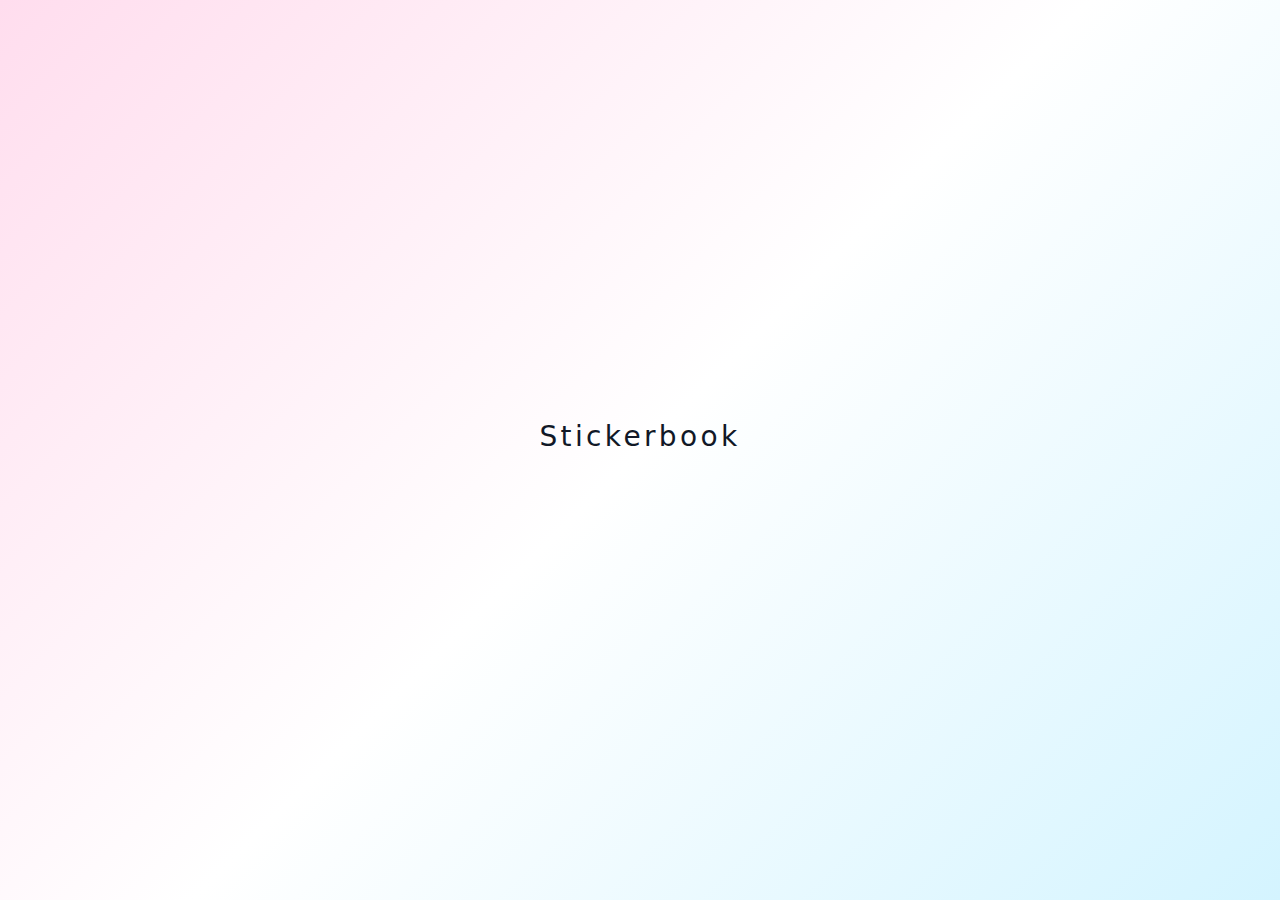
<file: index.html>
<!DOCTYPE html>
<html lang="en">
<head>
  <meta charset="UTF-8">
  <meta name="viewport" content="width=device-width, initial-scale=1.0, user-scalable=no">
  <title>Stickerbook</title>
  <link href="https://fonts.googleapis.com/css2?family=Poppins:wght@600;700;800&display=swap" rel="stylesheet">
  <link rel="stylesheet" href="css/stickerbook.css">
  <style>
    /* ========== PAGE-SPECIFIC: INDEX ========== */
    html, body {
      height: 100%;
    }

    .index-container {
      min-height: 100vh;
      min-height: 100dvh;
      display: flex;
      flex-direction: column;
      position: relative;
    }

    /* ========== SPLASH SCREEN ========== */
    .splash-header {
      position: absolute;
      left: 50%;
      transform: translateX(-50%);
      text-align: center;
      z-index: 10;
      /* Start centered vertically */
      top: 50%;
      margin-top: -30px; /* offset for visual center */
      transition: top 0.8s ease, margin-top 0.8s ease;
    }

    .splash-header.shift-up {
      top: 12px;
      margin-top: 0;
    }

    .splash-header .app-header__title {
      font-size: 28px;
      letter-spacing: 0.12em;
      transition: font-size 0.8s ease, letter-spacing 0.8s ease;
    }

    .splash-header.shift-up .app-header__title {
      font-size: 14px;
      letter-spacing: 0.18em;
    }

    .splash-header .app-header__accent {
      width: 90px;
      transition: width 0.8s ease;
    }

    .splash-header.shift-up .app-header__accent {
      width: 70px;
    }

    /* ========== COPY SCREEN ========== */
    .screen--copy {
      flex: 1;
      display: flex;
      flex-direction: column;
      max-width: 340px;
      width: 100%;
      margin: 0 auto;
      padding: 60px 24px 0;
      opacity: 0;
      transition: opacity 0.6s ease 0.4s;
    }

    .screen--copy.visible {
      opacity: 1;
    }

    .intro-section {
      flex: 1;
      display: flex;
      flex-direction: column;
      justify-content: center;
    }

    .intro-text {
      font-size: 14px;
      line-height: 1.5;
      color: var(--color-text-primary);
      margin-bottom: 14px;
      font-weight: 400;
    }

    .intro-text:last-of-type {
      margin-bottom: 0;
    }

    .tagline-gradient {
      font-weight: 700;
      background: linear-gradient(90deg, var(--color-purple) 0%, var(--color-turquoise) 100%);
      -webkit-background-clip: text;
      background-clip: text;
      color: transparent;
    }

    /* Footer with button - pinned to bottom */
    .copy-footer {
      flex-shrink: 0;
      padding: 16px 0;
      padding-bottom: max(16px, env(safe-area-inset-bottom));
    }

    .btn-get-started {
      width: 100%;
      padding: 14px 32px;
      background: var(--gradient-primary);
      border: none;
      border-radius: var(--radius-pill);
      font-family: var(--font-primary);
      font-size: 14px;
      font-weight: 700;
      letter-spacing: 0.1em;
      text-transform: uppercase;
      color: white;
      cursor: pointer;
      box-shadow: var(--shadow-button);
      transition: transform 0.2s ease, box-shadow 0.2s ease;
    }

    .btn-get-started:hover {
      transform: translateY(-1px);
      box-shadow: var(--shadow-button-hover);
    }

    .btn-get-started:active {
      transform: translateY(1px);
      box-shadow: var(--shadow-button-active);
    }

    /* ========== SELECTOR SCREEN ========== */
    .screen--selector {
      position: fixed;
      inset: 0;
      display: none;
      flex-direction: column;
      align-items: center;
      padding: 0 24px;
      background: var(--color-canvas);
      z-index: 100;
    }

    .screen--selector.active {
      display: flex;
    }

    .screen--selector .app-header {
      width: 100%;
      max-width: 340px;
      flex-shrink: 0;
    }

    .type-selector {
      width: 100%;
      max-width: 340px;
      flex: 1;
      display: flex;
      flex-direction: column;
      justify-content: center;
    }

    .type-selector__heading {
      font-family: var(--font-display);
      font-size: 16px;
      font-weight: 600;
      color: var(--color-text-primary);
      text-align: center;
      margin-bottom: 20px;
    }

    /* Option buttons */
    .type-option {
      width: 100%;
      padding: 16px 24px;
      margin-bottom: 12px;
      border: none;
      border-radius: var(--radius-pill);
      font-family: var(--font-primary);
      font-size: 15px;
      font-weight: 600;
      color: white;
      cursor: pointer;
      transition: all 0.2s ease;
      text-align: center;
    }

    .type-option:hover {
      transform: translateY(-2px);
    }

    .type-option:active {
      transform: translateY(1px);
    }

    .type-option--turquoise {
      background: var(--color-turquoise);
      box-shadow: 0 4px 14px rgba(20, 184, 166, 0.3);
    }

    .type-option--turquoise:hover {
      box-shadow: 0 6px 20px rgba(20, 184, 166, 0.4);
    }

    .type-option--purple {
      background: var(--color-purple);
      box-shadow: var(--shadow-button);
    }

    .type-option--purple:hover {
      box-shadow: var(--shadow-button-hover);
    }

    /* Modal */
    .modal-overlay {
      position: fixed;
      top: 0;
      left: 0;
      right: 0;
      bottom: 0;
      background: rgba(0, 0, 0, 0.5);
      display: none;
      align-items: center;
      justify-content: center;
      padding: 24px;
      z-index: 1000;
    }

    .modal-content {
      background: var(--color-canvas);
      border-radius: var(--radius-xl);
      padding: 32px 28px;
      max-width: 320px;
      width: 100%;
      text-align: center;
    }

    .modal-title {
      font-family: var(--font-display);
      font-size: 20px;
      font-weight: 700;
      color: var(--color-text-primary);
      margin-bottom: 12px;
    }

    .modal-text {
      font-size: 14px;
      line-height: 1.6;
      color: var(--color-text-secondary);
      margin-bottom: 24px;
    }

    .modal-btn {
      padding: 14px 36px;
      background: var(--gradient-primary);
      border: none;
      border-radius: var(--radius-pill);
      font-family: var(--font-primary);
      font-size: 14px;
      font-weight: 600;
      color: white;
      cursor: pointer;
      box-shadow: var(--shadow-button);
      transition: all 0.2s ease;
    }

    .modal-btn:hover {
      transform: translateY(-1px);
      box-shadow: var(--shadow-button-hover);
    }
  </style>
</head>
<body>

  <div class="index-container">
    
    <!-- Splash header - starts centered, shifts up smoothly -->
    <header class="splash-header app-header" id="splash-header">
      <span class="app-header__title">Stickerbook</span>
      <div class="app-header__accent"></div>
    </header>

    <!-- Copy screen - fills between header and footer -->
    <div class="screen--copy" id="screen-copy">
      <section class="intro-section">
        <p class="intro-text">
          They're small, but they say a lot. They show people what we love, what we notice, what we value. They reveal how we spend our time, our energy, our money.
        </p>
        <p class="intro-text">
          We share these little signals everywhere—pins on our jackets, charms on our bracelets, magnets on our refrigerators, tattoos on our skin. They're the stickers we add to our laptops, water bottles, cars, notebooks, and skateboards. They're the symbols, references, and pieces of ourselves we choose to put into the world.
        </p>
        <p class="intro-text">
          Stickerbook lets you gather those signals into pages you can shape with intention. Each sticker is one truth; layered together, they make a collection that feels unmistakably you.
        </p>
        <p class="intro-text">
          And when you find yourself staring at someone else's page and thinking it would fit nicely inside your book, it feels like you already know them.
        </p>
        <p class="intro-text">
          That's how Stickerbook helps you discover <span class="tagline-gradient">Connections That Stick.</span>
        </p>
      </section>

      <footer class="copy-footer">
        <button class="btn-get-started" id="btn-get-started">Get Started</button>
      </footer>
    </div>

    <!-- Selector screen -->
    <div class="screen--selector" id="screen-selector">
      <header class="app-header">
        <span class="app-header__title">Stickerbook</span>
        <div class="app-header__accent"></div>
      </header>

      <section class="type-selector">
        <p class="type-selector__heading">I'm here to...</p>

        <button class="type-option type-option--turquoise" onclick="window.location.href='account.html'">
          Connect with others
        </button>

        <button class="type-option type-option--purple" onclick="window.location.href='account-creator.html'">
          Share my art
        </button>

        <button class="type-option type-option--purple" onclick="showBrandMessage()">
          Promote a brand
        </button>

        <button class="type-option type-option--purple" onclick="showOtherMessage()">
          Explore other options
        </button>
      </section>
    </div>

  </div>

  <!-- Modal -->
  <div id="tempModal" class="modal-overlay">
    <div class="modal-content">
      <h3 class="modal-title" id="modalTitle">Coming Soon</h3>
      <p class="modal-text" id="modalText"></p>
      <button class="modal-btn" onclick="closeModal()">Got it</button>
    </div>
  </div>

  <script>
    const splashHeader = document.getElementById('splash-header');
    const screenCopy = document.getElementById('screen-copy');
    const screenSelector = document.getElementById('screen-selector');
    const btnGetStarted = document.getElementById('btn-get-started');

    // Auto-transition: header shifts up, copy fades in
    setTimeout(function() {
      splashHeader.classList.add('shift-up');
      screenCopy.classList.add('visible');
    }, 2000);

    // Get Started → Selector screen
    btnGetStarted.addEventListener('click', function() {
      screenSelector.classList.add('active');
    });

    // Modal functions
    function showBrandMessage() {
      document.getElementById('modalTitle').textContent = 'Brand Accounts';
      document.getElementById('modalText').textContent = "Brand and organization accounts are coming soon. For early access, email hello@stickerbook.app with your company name and we'll be in touch.";
      document.getElementById('tempModal').style.display = 'flex';
    }

    function showOtherMessage() {
      document.getElementById('modalTitle').textContent = 'Not sure?';
      document.getElementById('modalText').textContent = "No worries! Most people are here to connect with others. If you're an artist wanting to share your work, choose \"Share my art.\" Questions? Email hello@stickerbook.app";
      document.getElementById('tempModal').style.display = 'flex';
    }

    function closeModal() {
      document.getElementById('tempModal').style.display = 'none';
    }

    document.getElementById('tempModal').addEventListener('click', function(e) {
      if (e.target === this) closeModal();
    });
  </script>
</body>
</html>
</file>
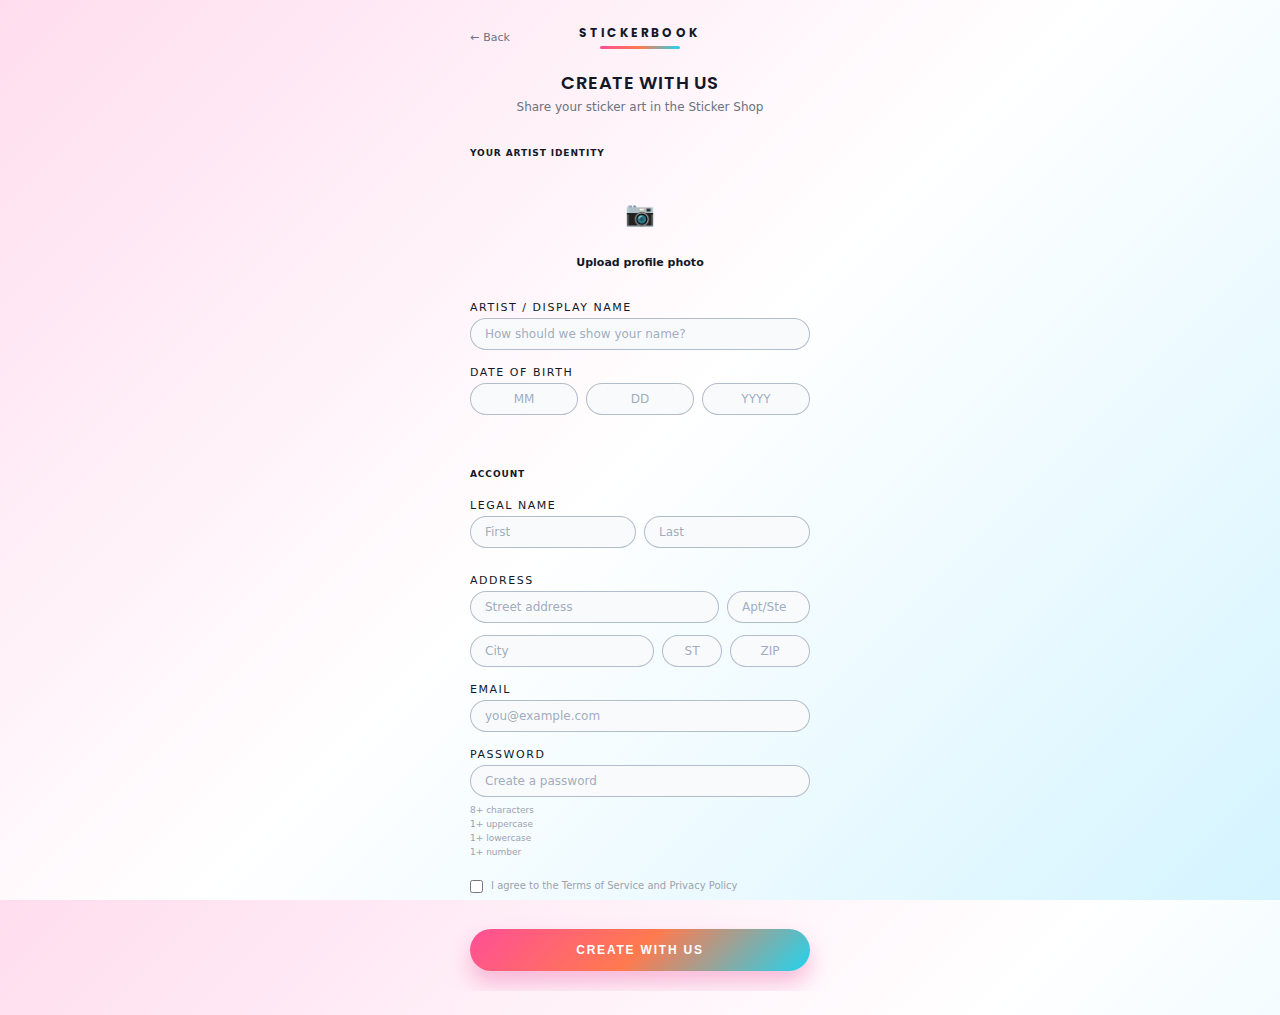
<file: account-creator.html>
<!DOCTYPE html>
<html lang="en">
<head>
  <meta charset="UTF-8" />
  <title>Stickerbook – Creator Account</title>
  <meta name="viewport" content="width=device-width, initial-scale=1.0" />
  <link href="https://fonts.googleapis.com/css2?family=Poppins:wght@600;700&display=swap" rel="stylesheet">
  <link rel="stylesheet" href="css/stickerbook.css">
  <style>
    /* ========== PAGE-SPECIFIC STYLES ========== */
    
    /* Fix browser autofill yellow background */
    input:-webkit-autofill,
    input:-webkit-autofill:hover,
    input:-webkit-autofill:focus,
    input:-webkit-autofill:active {
      -webkit-box-shadow: 0 0 0 1000px white inset !important;
      -webkit-text-fill-color: var(--color-text-primary) !important;
      transition: background-color 5000s ease-in-out 0s;
    }

    /* Purple accent overrides for creator flow */
    .creator-flow .field-label {
      color: var(--color-purple);
    }

    .creator-flow .field-input:focus {
      border-color: var(--color-purple);
      box-shadow: 0 0 0 3px rgba(109, 40, 217, 0.15);
    }

    .creator-flow .field-select:focus {
      border-color: var(--color-purple);
      box-shadow: 0 0 0 3px rgba(109, 40, 217, 0.15);
    }

    .creator-flow .terms-row a {
      color: var(--color-purple);
    }

    .creator-flow .terms-row a:hover {
      color: var(--color-purple-dark);
    }

    .creator-flow .password-rule.met {
      color: var(--color-purple);
    }

    .creator-flow .terms-row input[type="checkbox"] {
      accent-color: var(--color-purple);
    }

    /* Tighter form spacing */
    .form-tight {
      gap: 10px;
    }

    .form-tight .field {
      margin-bottom: 0;
    }

    /* Header layout */
    .header-row {
      display: flex;
      align-items: center;
      justify-content: center;
      position: relative;
      margin-bottom: 16px;
    }

    .back-btn {
      position: absolute;
      left: 0;
      top: 50%;
      transform: translateY(-50%);
      background: none;
      border: none;
      font-size: 11px;
      color: var(--color-text-muted);
      cursor: pointer;
      font-family: var(--font-primary);
      display: flex;
      align-items: center;
      gap: 4px;
    }

    .back-btn:hover {
      color: var(--color-text-secondary);
    }

    .logo-centered {
      display: flex;
      flex-direction: column;
      align-items: center;
      gap: 4px;
    }

    .logo-centered .logo-mark {
      font-size: 12px;
    }

    /* Title area - tighter */
    .title-area {
      text-align: center;
      margin-bottom: 14px;
    }

    .title-area .screen-title {
      margin-bottom: 2px;
    }

    .title-area .screen-subtitle {
      margin-bottom: 0;
    }

    /* Section dividers - tighter */
    .section-divider {
      display: flex;
      align-items: center;
      gap: 10px;
      margin: 16px 0 10px;
    }

    .section-divider-label {
      font-size: 9px;
      font-weight: 700;
      letter-spacing: 0.1em;
      text-transform: uppercase;
      color: var(--color-purple);
      white-space: nowrap;
    }

    .section-divider-line {
      flex: 1;
      height: 1px;
      background: var(--color-border);
    }

    /* Profile photo - compact */
    .profile-upload {
      display: flex;
      flex-direction: column;
      align-items: center;
      gap: 6px;
      margin-bottom: 10px;
    }

    .profile-preview {
      width: 72px;
      height: 72px;
      border-radius: 50%;
      background: var(--color-canvas-subtle);
      border: 2px dashed var(--color-border);
      display: flex;
      align-items: center;
      justify-content: center;
      overflow: hidden;
      cursor: pointer;
      transition: border-color 0.15s ease;
    }

    .profile-preview:hover {
      border-color: var(--color-purple);
    }

    .profile-preview img {
      width: 100%;
      height: 100%;
      object-fit: cover;
    }

    .profile-preview-placeholder {
      font-size: 24px;
      color: var(--color-text-muted);
    }

    .profile-upload-btn {
      font-size: 11px;
      font-weight: 600;
      color: var(--color-purple);
      background: none;
      border: none;
      cursor: pointer;
      font-family: var(--font-primary);
      padding: 0;
    }

    .profile-upload-btn:hover {
      color: var(--color-purple-dark);
    }

    #profile-input {
      display: none;
    }

    /* Turquoise helper text */
    .field-helper-focus {
      font-size: 11px;
      color: var(--color-turquoise);
      margin-top: 6px;
      opacity: 0;
      max-height: 0;
      overflow: hidden;
      transition: opacity 0.2s ease, max-height 0.2s ease;
      line-height: 1.4;
    }

    .field-helper-focus.visible {
      opacity: 1;
      max-height: 50px;
    }

    /* Parent consent - appears dynamically */
    .parent-consent-row {
      display: flex;
      align-items: flex-start;
      gap: 8px;
      margin-top: 8px;
      opacity: 0;
      max-height: 0;
      overflow: hidden;
      transition: opacity 0.25s ease, max-height 0.25s ease;
    }

    .parent-consent-row.visible {
      opacity: 1;
      max-height: 50px;
    }

    .parent-consent-row input[type="checkbox"] {
      margin-top: 2px;
      flex-shrink: 0;
      accent-color: var(--color-purple);
    }

    .parent-consent-row label {
      font-size: 11px;
      line-height: 1.4;
      color: var(--color-text-secondary);
    }

    /* Legal name layout - just First and Last */
    .legal-name-row {
      display: grid;
      grid-template-columns: 1fr 1fr;
      gap: 8px;
    }

    .legal-name-row .field-input {
      min-width: 0;
    }

    /* Address rows - combined street + apt */
    .address-row-combined {
      display: grid;
      grid-template-columns: 3fr 1fr;
      gap: 8px;
      margin-bottom: 8px;
    }

    .address-row-combined .field-input {
      min-width: 0;
    }

    .address-row-split {
      display: grid;
      grid-template-columns: 1fr 60px 80px;
      gap: 8px;
    }

    .address-row-split .field-input {
      min-width: 0;
    }

    .field-input--state {
      text-align: center;
      text-transform: uppercase;
    }

    .field-input--zip {
      text-align: center;
    }

    /* Password rules - compact inline */
    .password-rules {
      display: flex;
      flex-wrap: wrap;
      gap: 4px 12px;
      margin-top: 4px;
    }

    .password-rule {
      font-size: 9px;
    }

    /* Terms row - tighter */
    .terms-row {
      margin-top: 6px;
    }

    /* CTA row - tighter */
    .cta-row {
      margin-top: 14px;
    }

    /* Field error - tighter */
    .field-error {
      min-height: 0;
    }

    .field-error:not(:empty) {
      margin-top: 4px;
    }
  </style>
</head>
<body>
  <div class="app-shell creator-flow">
    <div class="phone-frame">
      <div class="phone-inner">
        <div class="shell-inner">
          
          <!-- Header -->
          <div class="header-row">
            <button class="back-btn" onclick="window.location.href='index.html'">
              <span>←</span> Back
            </button>
            <div class="logo-centered">
              <div class="logo-mark">STICKERBOOK</div>
              <div class="logo-accent"></div>
            </div>
          </div>

          <!-- Title -->
          <div class="title-area">
            <h1 class="screen-title">Create with Us</h1>
            <p class="screen-subtitle">Share your sticker art in the Sticker Shop</p>
          </div>

          <!-- Form -->
          <form class="form form-tight" id="creator-form" novalidate>
            
            <!-- ========== SECTION 1: ARTIST IDENTITY ========== -->
            <div class="section-divider">
              <span class="section-divider-label">Your Artist Identity</span>
              <span class="section-divider-line"></span>
            </div>

            <!-- Profile Photo -->
            <div class="profile-upload">
              <div class="profile-preview" id="profile-preview">
                <span class="profile-preview-placeholder">📷</span>
              </div>
              <button type="button" class="profile-upload-btn" id="profile-upload-btn">Upload profile photo</button>
              <input type="file" id="profile-input" accept="image/*" />
            </div>
            <div class="field-error text-center" id="profile-error"></div>

            <!-- Artist Name -->
            <div class="field">
              <label class="field-label" for="display-name">Artist / Display Name</label>
              <input 
                type="text" 
                id="display-name" 
                class="field-input" 
                placeholder="How should we show your name?"
                maxlength="30"
                autocomplete="nickname"
              />
              <div class="field-error" id="display-name-error"></div>
            </div>

            <!-- Date of Birth -->
            <div class="field">
              <label class="field-label">Date of Birth</label>
              <div class="dob-row">
                <input 
                  type="text" 
                  id="dob-month" 
                  class="field-input" 
                  placeholder="MM"
                  maxlength="2"
                  inputmode="numeric"
                  autocomplete="bday-month"
                />
                <input 
                  type="text" 
                  id="dob-day" 
                  class="field-input" 
                  placeholder="DD"
                  maxlength="2"
                  inputmode="numeric"
                  autocomplete="bday-day"
                />
                <input 
                  type="text" 
                  id="dob-year" 
                  class="field-input" 
                  placeholder="YYYY"
                  maxlength="4"
                  inputmode="numeric"
                  autocomplete="bday-year"
                />
              </div>
              <p class="field-helper-focus" id="dob-helper">The creator program is open to all users age 13+. Monetization features only available for users age 18+.</p>
              <div class="parent-consent-row" id="parent-consent-row">
                <input type="checkbox" id="parent-consent" />
                <label for="parent-consent">My parent or guardian knows I'm creating this account</label>
              </div>
              <div class="field-error" id="dob-error"></div>
            </div>

            <!-- ========== SECTION 2: ACCOUNT ========== -->
            <div class="section-divider">
              <span class="section-divider-label">Account</span>
              <span class="section-divider-line"></span>
            </div>

            <!-- Legal Name -->
            <div class="field" id="legal-name-field">
              <label class="field-label">Legal Name</label>
              <div class="legal-name-row">
                <input 
                  type="text" 
                  id="legal-first" 
                  class="field-input" 
                  placeholder="First"
                  autocomplete="given-name"
                />
                <input 
                  type="text" 
                  id="legal-last" 
                  class="field-input" 
                  placeholder="Last"
                  autocomplete="family-name"
                />
              </div>
              <p class="field-helper-focus" id="legal-name-helper">Used for tax and payout purposes only — never shown publicly</p>
              <div class="field-error" id="legal-name-error"></div>
            </div>

            <!-- Address -->
            <div class="field">
              <label class="field-label">Address</label>
              <div class="address-row-combined">
                <input 
                  type="text" 
                  id="street" 
                  class="field-input" 
                  placeholder="Street address"
                  autocomplete="address-line1"
                />
                <input 
                  type="text" 
                  id="apt" 
                  class="field-input" 
                  placeholder="Apt/Ste"
                  autocomplete="address-line2"
                />
              </div>
              <div class="address-row-split">
                <input 
                  type="text" 
                  id="city" 
                  class="field-input" 
                  placeholder="City"
                  autocomplete="address-level2"
                />
                <input 
                  type="text" 
                  id="state" 
                  class="field-input field-input--state" 
                  placeholder="ST"
                  maxlength="2"
                  autocomplete="address-level1"
                />
                <input 
                  type="text" 
                  id="zip" 
                  class="field-input field-input--zip" 
                  placeholder="ZIP"
                  maxlength="5"
                  inputmode="numeric"
                  autocomplete="postal-code"
                />
              </div>
              <div class="field-error" id="address-error"></div>
            </div>

            <!-- Email -->
            <div class="field">
              <label class="field-label" for="email">Email</label>
              <input 
                type="email" 
                id="email" 
                class="field-input" 
                placeholder="you@example.com"
                autocomplete="email"
              />
              <div class="field-error" id="email-error"></div>
            </div>

            <!-- Password -->
            <div class="field">
              <label class="field-label" for="password">Password</label>
              <input 
                type="password" 
                id="password" 
                class="field-input" 
                placeholder="Create a password"
                autocomplete="new-password"
              />
              <div class="password-rules">
                <div class="password-rule" id="rule-length">8+ characters</div>
                <div class="password-rule" id="rule-upper">1+ uppercase</div>
                <div class="password-rule" id="rule-lower">1+ lowercase</div>
                <div class="password-rule" id="rule-number">1+ number</div>
              </div>
              <div class="field-error" id="password-error"></div>
            </div>

            <!-- Terms -->
            <div class="terms-row">
              <input type="checkbox" id="terms" />
              <label for="terms">
                I agree to the <a href="#">Terms of Service</a> and <a href="#">Privacy Policy</a>
              </label>
            </div>
            <div class="field-error" id="terms-error"></div>

            <!-- Submit -->
            <div class="cta-row">
              <button type="submit" class="btn btn-primary" id="submit-btn">
                Create with Us
              </button>
            </div>
          </form>
        </div>
      </div>
    </div>
  </div>

  <script>
    // ============ DOM ELEMENTS ============
    const form = document.getElementById('creator-form');
    
    // Profile
    const profilePreview = document.getElementById('profile-preview');
    const profileInput = document.getElementById('profile-input');
    const profileUploadBtn = document.getElementById('profile-upload-btn');
    const profileError = document.getElementById('profile-error');
    
    // Artist identity
    const displayNameInput = document.getElementById('display-name');
    const dobMonth = document.getElementById('dob-month');
    const dobDay = document.getElementById('dob-day');
    const dobYear = document.getElementById('dob-year');
    const dobHelper = document.getElementById('dob-helper');
    const parentConsentRow = document.getElementById('parent-consent-row');
    const parentConsentCheckbox = document.getElementById('parent-consent');
    
    // Account
    const emailInput = document.getElementById('email');
    const passwordInput = document.getElementById('password');
    
    // Legal
    const legalFirst = document.getElementById('legal-first');
    const legalLast = document.getElementById('legal-last');
    const legalNameHelper = document.getElementById('legal-name-helper');
    const streetInput = document.getElementById('street');
    const aptInput = document.getElementById('apt');
    const cityInput = document.getElementById('city');
    const stateInput = document.getElementById('state');
    const zipInput = document.getElementById('zip');
    
    // Terms
    const termsCheckbox = document.getElementById('terms');
    
    // Error elements
    const displayNameError = document.getElementById('display-name-error');
    const dobError = document.getElementById('dob-error');
    const emailError = document.getElementById('email-error');
    const passwordError = document.getElementById('password-error');
    const legalNameError = document.getElementById('legal-name-error');
    const addressError = document.getElementById('address-error');
    const termsError = document.getElementById('terms-error');
    
    // Password rules
    const ruleLength = document.getElementById('rule-length');
    const ruleUpper = document.getElementById('rule-upper');
    const ruleLower = document.getElementById('rule-lower');
    const ruleNumber = document.getElementById('rule-number');

    // ============ STATE ============
    let profileImage = null;
    let isMinor = false;
    let userAge = null;

    // ============ PROFILE PHOTO ============
    profilePreview.addEventListener('click', () => profileInput.click());
    profileUploadBtn.addEventListener('click', () => profileInput.click());

    profileInput.addEventListener('change', (e) => {
      const file = e.target.files[0];
      if (file) {
        profileImage = file;
        const reader = new FileReader();
        reader.onload = (e) => {
          profilePreview.innerHTML = `<img src="${e.target.result}" alt="Profile" />`;
          profileUploadBtn.textContent = 'Change photo';
        };
        reader.readAsDataURL(file);
        profileError.textContent = '';
      }
    });

    // ============ DOB HELPER (SHOW ON FOCUS) ============
    const dobInputs = [dobMonth, dobDay, dobYear];
    
    dobInputs.forEach(input => {
      input.addEventListener('focus', () => {
        dobHelper.classList.add('visible');
      });
      input.addEventListener('blur', () => {
        setTimeout(() => {
          const activeEl = document.activeElement;
          if (!dobInputs.includes(activeEl)) {
            dobHelper.classList.remove('visible');
          }
        }, 100);
      });
    });

    // ============ DOB AUTO-TAB & AGE CHECK ============
    function calculateAge(month, day, year) {
      const today = new Date();
      const birthDate = new Date(year, month - 1, day);
      let age = today.getFullYear() - birthDate.getFullYear();
      const monthDiff = today.getMonth() - birthDate.getMonth();
      
      if (monthDiff < 0 || (monthDiff === 0 && today.getDate() < birthDate.getDate())) {
        age--;
      }
      
      return age;
    }

    function checkAgeAndShowConsent() {
      const m = parseInt(dobMonth.value, 10);
      const d = parseInt(dobDay.value, 10);
      const y = parseInt(dobYear.value, 10);

      if (isNaN(m) || isNaN(d) || isNaN(y) || dobYear.value.length < 4) {
        parentConsentRow.classList.remove('visible');
        return;
      }

      if (m < 1 || m > 12 || d < 1 || d > 31 || y < 1900 || y > new Date().getFullYear()) {
        parentConsentRow.classList.remove('visible');
        return;
      }

      userAge = calculateAge(m, d, y);
      
      if (userAge >= 13 && userAge < 18) {
        isMinor = true;
        parentConsentRow.classList.add('visible');
      } else {
        isMinor = false;
        parentConsentRow.classList.remove('visible');
      }
    }

    function autoTab(current, next, maxLength) {
      current.addEventListener('input', (e) => {
        e.target.value = e.target.value.replace(/\D/g, '');
        
        if (e.target.value.length >= maxLength && next) {
          next.focus();
        }

        if (current === dobYear && e.target.value.length === 4) {
          checkAgeAndShowConsent();
        }
      });
    }

    autoTab(dobMonth, dobDay, 2);
    autoTab(dobDay, dobYear, 2);
    autoTab(dobYear, null, 4);

    dobMonth.addEventListener('blur', checkAgeAndShowConsent);
    dobDay.addEventListener('blur', checkAgeAndShowConsent);
    dobYear.addEventListener('blur', checkAgeAndShowConsent);

    // ============ LEGAL NAME HELPER (SHOW ON FOCUS) ============
    const legalNameInputs = [legalFirst, legalLast];
    
    legalNameInputs.forEach(input => {
      input.addEventListener('focus', () => {
        legalNameHelper.classList.add('visible');
      });
      input.addEventListener('blur', () => {
        setTimeout(() => {
          const activeEl = document.activeElement;
          if (!legalNameInputs.includes(activeEl)) {
            legalNameHelper.classList.remove('visible');
          }
        }, 100);
      });
    });

    // ============ FORMAT HELPERS ============
    stateInput.addEventListener('input', (e) => {
      e.target.value = e.target.value.toUpperCase().replace(/[^A-Z]/g, '');
    });

    zipInput.addEventListener('input', (e) => {
      e.target.value = e.target.value.replace(/\D/g, '');
    });

    // ============ PASSWORD LIVE VALIDATION ============
    passwordInput.addEventListener('input', () => {
      const val = passwordInput.value;
      
      ruleLength.classList.toggle('met', val.length >= 8);
      ruleUpper.classList.toggle('met', /[A-Z]/.test(val));
      ruleLower.classList.toggle('met', /[a-z]/.test(val));
      ruleNumber.classList.toggle('met', /[0-9]/.test(val));
    });

    // ============ CLEAR ERRORS ON INPUT ============
    displayNameInput.addEventListener('input', () => { displayNameError.textContent = ''; });
    dobMonth.addEventListener('input', () => { dobError.textContent = ''; });
    dobDay.addEventListener('input', () => { dobError.textContent = ''; });
    dobYear.addEventListener('input', () => { dobError.textContent = ''; });
    emailInput.addEventListener('input', () => { emailError.textContent = ''; });
    passwordInput.addEventListener('input', () => { passwordError.textContent = ''; });
    legalFirst.addEventListener('input', () => { legalNameError.textContent = ''; });
    legalLast.addEventListener('input', () => { legalNameError.textContent = ''; });
    streetInput.addEventListener('input', () => { addressError.textContent = ''; });
    cityInput.addEventListener('input', () => { addressError.textContent = ''; });
    stateInput.addEventListener('input', () => { addressError.textContent = ''; });
    zipInput.addEventListener('input', () => { addressError.textContent = ''; });
    termsCheckbox.addEventListener('change', () => { termsError.textContent = ''; });

    // ============ VALIDATION HELPERS ============
    function isValidEmail(email) {
      return /^[^\s@]+@[^\s@]+\.[^\s@]+$/.test(email);
    }

    function isValidPassword(password) {
      return (
        password.length >= 8 &&
        /[A-Z]/.test(password) &&
        /[a-z]/.test(password) &&
        /[0-9]/.test(password)
      );
    }

    function isValidDOB(month, day, year) {
      const m = parseInt(month, 10);
      const d = parseInt(day, 10);
      const y = parseInt(year, 10);
      
      if (isNaN(m) || isNaN(d) || isNaN(y)) return { valid: false, reason: 'incomplete' };
      if (m < 1 || m > 12) return { valid: false, reason: 'invalid' };
      if (d < 1 || d > 31) return { valid: false, reason: 'invalid' };
      if (y < 1900 || y > new Date().getFullYear()) return { valid: false, reason: 'invalid' };
      
      const testDate = new Date(y, m - 1, d);
      if (testDate.getMonth() !== m - 1) return { valid: false, reason: 'invalid' };
      
      const age = calculateAge(m, d, y);
      if (age < 13) return { valid: false, reason: 'underage' };
      
      return { valid: true, age: age };
    }

    // ============ FORM SUBMISSION ============
    form.addEventListener('submit', (e) => {
      e.preventDefault();
      
      let hasError = false;

      // Validate profile photo
      if (!profileImage) {
        profileError.textContent = 'Please upload a profile photo or logo.';
        hasError = true;
      }
      
      // Validate display name
      if (!displayNameInput.value.trim()) {
        displayNameError.textContent = 'Please enter your artist name.';
        hasError = true;
      }

      // Validate DOB
      const dobResult = isValidDOB(dobMonth.value, dobDay.value, dobYear.value);
      if (!dobResult.valid) {
        if (dobResult.reason === 'incomplete') {
          dobError.textContent = 'Please enter your complete date of birth.';
        } else if (dobResult.reason === 'underage') {
          dobError.textContent = 'You must be at least 13 years old to use Stickerbook.';
        } else {
          dobError.textContent = 'Please enter a valid date of birth.';
        }
        hasError = true;
      }

      // If minor, check parent consent
      if (isMinor && !parentConsentCheckbox.checked) {
        dobError.textContent = 'Please confirm your parent or guardian knows about this account.';
        hasError = true;
      }

      // Legal name
      if (!legalFirst.value.trim() || !legalLast.value.trim()) {
        legalNameError.textContent = 'Please enter your first and last name.';
        hasError = true;
      }

      // Address
      if (!streetInput.value.trim() || !cityInput.value.trim() || !stateInput.value.trim() || !zipInput.value.trim()) {
        addressError.textContent = 'Please enter your complete address.';
        hasError = true;
      } else if (zipInput.value.length !== 5) {
        addressError.textContent = 'Please enter a valid 5-digit ZIP code.';
        hasError = true;
      } else if (stateInput.value.length !== 2) {
        addressError.textContent = 'Please enter a valid 2-letter state code.';
        hasError = true;
      }
      
      // Validate email
      if (!emailInput.value.trim()) {
        emailError.textContent = 'Please enter your email address.';
        hasError = true;
      } else if (!isValidEmail(emailInput.value)) {
        emailError.textContent = 'Please enter a valid email address.';
        hasError = true;
      }
      
      // Validate password
      if (!passwordInput.value) {
        passwordError.textContent = 'Please create a password.';
        hasError = true;
      } else if (!isValidPassword(passwordInput.value)) {
        passwordError.textContent = 'Password doesn\'t meet all requirements.';
        hasError = true;
      }
      
      // Validate terms
      if (!termsCheckbox.checked) {
        termsError.textContent = 'You must agree to the terms to continue.';
        hasError = true;
      }
      
      if (hasError) return;
      
      // ============ SAVE DATA ============
      const creatorData = {
        type: 'creator',
        isMinor: isMinor,
        displayName: displayNameInput.value.trim(),
        dob: {
          month: dobMonth.value,
          day: dobDay.value,
          year: dobYear.value
        },
        legalName: {
          first: legalFirst.value.trim(),
          last: legalLast.value.trim()
        },
        address: {
          street: streetInput.value.trim(),
          apt: aptInput.value.trim(),
          city: cityInput.value.trim(),
          state: stateInput.value.trim().toUpperCase(),
          zip: zipInput.value.trim()
        },
        email: emailInput.value.trim()
      };
      
      localStorage.setItem('stickerbook_creator', JSON.stringify(creatorData));
      localStorage.setItem('stickerbook_user_name', creatorData.displayName);
      localStorage.setItem('stickerbook_is_minor', isMinor.toString());
      
      // Navigate to creator studio
      window.location.href = 'creatorstudio.html';
    });
  </script>
</body>
</html>
</file>
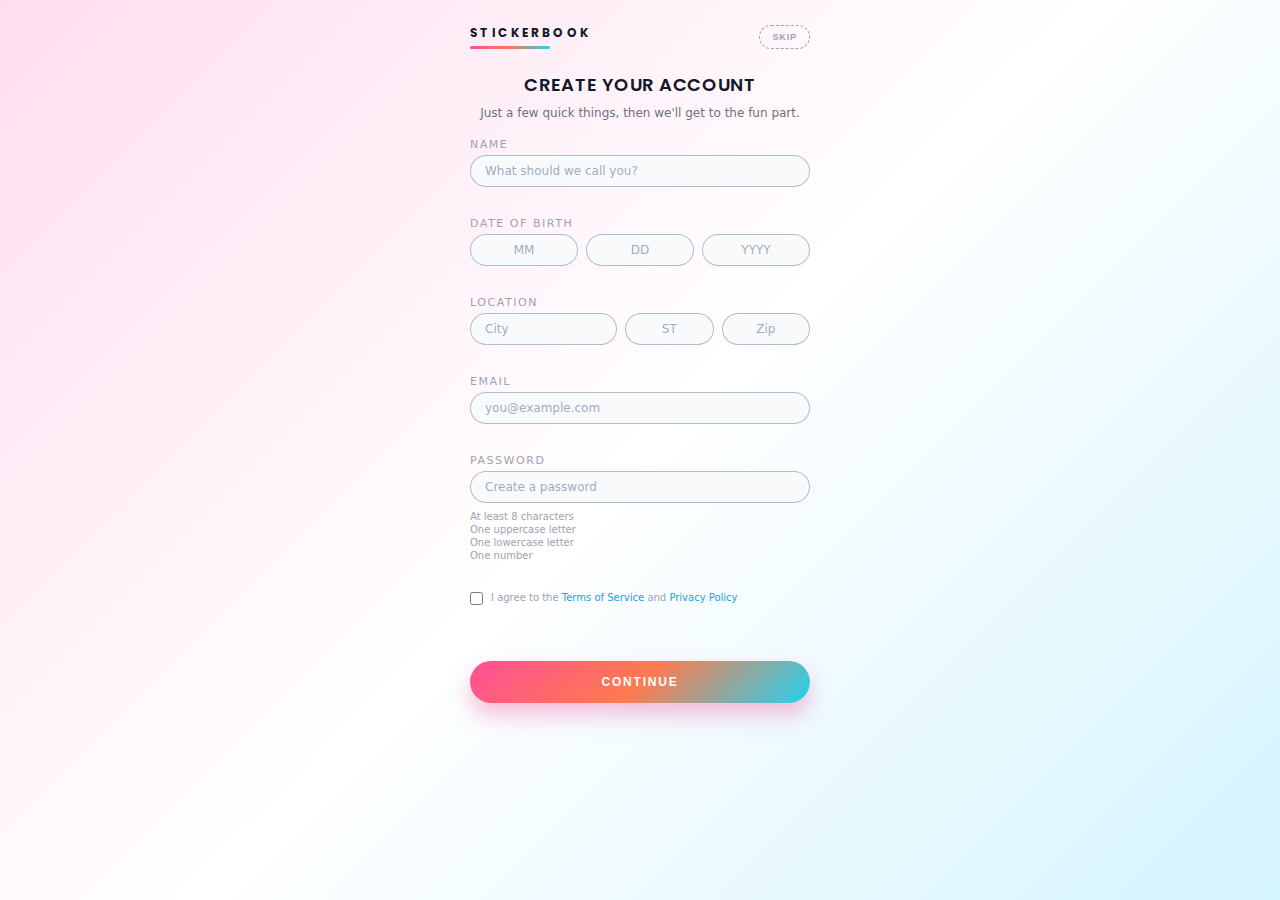
<file: account.html>
<!DOCTYPE html>
<html lang="en">
<head>
  <meta charset="UTF-8" />
  <title>Stickerbook – Create Account</title>
  <meta name="viewport" content="width=device-width, initial-scale=1.0" />
  <link href="https://fonts.googleapis.com/css2?family=Poppins:wght@600;700&display=swap" rel="stylesheet">
  <link rel="stylesheet" href="css/stickerbook.css">
</head>
<body>
  <div class="app-shell">
    <div class="phone-frame">
      <div class="phone-inner">
        <div class="shell-inner">
          <!-- Header with logo and skip button -->
          <div class="top-row">
            <div class="logo-group" style="align-items: flex-start;">
              <div class="logo-mark">STICKERBOOK</div>
              <div class="logo-accent"></div>
            </div>
            <button class="btn-skip" id="skip-btn">Skip</button>
          </div>

          <!-- Title -->
          <h1 class="screen-title text-center">Create your account</h1>
          <p class="screen-subtitle text-center">
            Just a few quick things, then we'll get to the fun part.
          </p>

          <!-- Form -->
          <form class="form" id="account-form" novalidate>
            <!-- Name -->
            <div class="field">
              <label class="field-label" for="name">Name</label>
              <input 
                type="text" 
                id="name" 
                class="field-input" 
                placeholder="What should we call you?"
                autocomplete="given-name"
                required
              />
              <div class="field-error" id="name-error"></div>
            </div>

            <!-- Date of Birth -->
            <div class="field">
              <label class="field-label">Date of Birth</label>
              <div class="dob-row">
                <input 
                  type="text" 
                  id="dob-month" 
                  class="field-input" 
                  placeholder="MM"
                  maxlength="2"
                  inputmode="numeric"
                  autocomplete="bday-month"
                  required
                />
                <input 
                  type="text" 
                  id="dob-day" 
                  class="field-input" 
                  placeholder="DD"
                  maxlength="2"
                  inputmode="numeric"
                  autocomplete="bday-day"
                  required
                />
                <input 
                  type="text" 
                  id="dob-year" 
                  class="field-input" 
                  placeholder="YYYY"
                  maxlength="4"
                  inputmode="numeric"
                  autocomplete="bday-year"
                  required
                />
              </div>
              <div class="field-error" id="dob-error"></div>
            </div>

            <!-- Location -->
            <div class="field">
              <label class="field-label">Location</label>
              <div class="location-row">
                <input 
                  type="text" 
                  id="city" 
                  class="field-input field-input--city" 
                  placeholder="City"
                  autocomplete="address-level2"
                  required
                />
                <input 
                  type="text" 
                  id="state" 
                  class="field-input field-input--state" 
                  placeholder="ST"
                  maxlength="2"
                  autocomplete="address-level1"
                  required
                />
                <input 
                  type="text" 
                  id="zip" 
                  class="field-input field-input--zip" 
                  placeholder="Zip"
                  maxlength="5"
                  inputmode="numeric"
                  autocomplete="postal-code"
                  required
                />
              </div>
              <div class="field-error" id="location-error"></div>
            </div>

            <!-- Email -->
            <div class="field">
              <label class="field-label" for="email">Email</label>
              <input 
                type="email" 
                id="email" 
                class="field-input" 
                placeholder="you@example.com"
                autocomplete="email"
                required
              />
              <div class="field-error" id="email-error"></div>
            </div>

            <!-- Password -->
            <div class="field">
              <label class="field-label" for="password">Password</label>
              <input 
                type="password" 
                id="password" 
                class="field-input" 
                placeholder="Create a password"
                autocomplete="new-password"
                required
              />
              <div class="password-rules">
                <div class="password-rule" id="rule-length">At least 8 characters</div>
                <div class="password-rule" id="rule-upper">One uppercase letter</div>
                <div class="password-rule" id="rule-lower">One lowercase letter</div>
                <div class="password-rule" id="rule-number">One number</div>
              </div>
              <div class="field-error" id="password-error"></div>
            </div>

            <!-- Terms -->
            <div class="terms-row">
              <input type="checkbox" id="terms" required />
              <label for="terms">
                I agree to the <a href="#">Terms of Service</a> and <a href="#">Privacy Policy</a>
              </label>
            </div>
            <div class="field-error" id="terms-error"></div>

            <!-- Submit -->
            <div class="cta-row">
              <button type="submit" class="btn btn-primary" id="submit-btn">
                Continue
              </button>
            </div>
          </form>
        </div>
      </div>
    </div>
  </div>

  <script>
    // DOM elements
    const form = document.getElementById('account-form');
    const skipBtn = document.getElementById('skip-btn');
    
    const nameInput = document.getElementById('name');
    const dobMonth = document.getElementById('dob-month');
    const dobDay = document.getElementById('dob-day');
    const dobYear = document.getElementById('dob-year');
    const cityInput = document.getElementById('city');
    const stateInput = document.getElementById('state');
    const zipInput = document.getElementById('zip');
    const emailInput = document.getElementById('email');
    const passwordInput = document.getElementById('password');
    const termsCheckbox = document.getElementById('terms');

    const nameError = document.getElementById('name-error');
    const dobError = document.getElementById('dob-error');
    const locationError = document.getElementById('location-error');
    const emailError = document.getElementById('email-error');
    const passwordError = document.getElementById('password-error');
    const termsError = document.getElementById('terms-error');

    const ruleLength = document.getElementById('rule-length');
    const ruleUpper = document.getElementById('rule-upper');
    const ruleLower = document.getElementById('rule-lower');
    const ruleNumber = document.getElementById('rule-number');

    // Auto-tab for DOB fields
    function autoTab(current, next, maxLength) {
      current.addEventListener('input', (e) => {
        // Only allow numbers
        e.target.value = e.target.value.replace(/\D/g, '');
        
        if (e.target.value.length >= maxLength && next) {
          next.focus();
        }
      });
    }

    autoTab(dobMonth, dobDay, 2);
    autoTab(dobDay, dobYear, 2);
    autoTab(dobYear, null, 4);

    // Auto-tab for zip (just filter to numbers)
    zipInput.addEventListener('input', (e) => {
      e.target.value = e.target.value.replace(/\D/g, '');
    });

    // State field: force uppercase
    stateInput.addEventListener('input', (e) => {
      e.target.value = e.target.value.toUpperCase().replace(/[^A-Z]/g, '');
    });

    // Password validation - live update
    passwordInput.addEventListener('input', () => {
      const val = passwordInput.value;
      
      // Length check
      if (val.length >= 8) {
        ruleLength.classList.add('met');
      } else {
        ruleLength.classList.remove('met');
      }
      
      // Uppercase check
      if (/[A-Z]/.test(val)) {
        ruleUpper.classList.add('met');
      } else {
        ruleUpper.classList.remove('met');
      }
      
      // Lowercase check
      if (/[a-z]/.test(val)) {
        ruleLower.classList.add('met');
      } else {
        ruleLower.classList.remove('met');
      }
      
      // Number check
      if (/[0-9]/.test(val)) {
        ruleNumber.classList.add('met');
      } else {
        ruleNumber.classList.remove('met');
      }
    });

    // Clear errors on input
    nameInput.addEventListener('input', () => { nameError.textContent = ''; });
    dobMonth.addEventListener('input', () => { dobError.textContent = ''; });
    dobDay.addEventListener('input', () => { dobError.textContent = ''; });
    dobYear.addEventListener('input', () => { dobError.textContent = ''; });
    cityInput.addEventListener('input', () => { locationError.textContent = ''; });
    stateInput.addEventListener('input', () => { locationError.textContent = ''; });
    zipInput.addEventListener('input', () => { locationError.textContent = ''; });
    emailInput.addEventListener('input', () => { emailError.textContent = ''; });
    passwordInput.addEventListener('input', () => { passwordError.textContent = ''; });
    termsCheckbox.addEventListener('change', () => { termsError.textContent = ''; });

    // Validation helpers
    function isValidEmail(email) {
      return /^[^\s@]+@[^\s@]+\.[^\s@]+$/.test(email);
    }

    function isValidPassword(password) {
      return (
        password.length >= 8 &&
        /[A-Z]/.test(password) &&
        /[a-z]/.test(password) &&
        /[0-9]/.test(password)
      );
    }

    function calculateAge(month, day, year) {
      const today = new Date();
      const birthDate = new Date(year, month - 1, day);
      let age = today.getFullYear() - birthDate.getFullYear();
      const monthDiff = today.getMonth() - birthDate.getMonth();
      
      if (monthDiff < 0 || (monthDiff === 0 && today.getDate() < birthDate.getDate())) {
        age--;
      }
      
      return age;
    }

    function isValidDOB(month, day, year) {
      const m = parseInt(month, 10);
      const d = parseInt(day, 10);
      const y = parseInt(year, 10);
      
      if (isNaN(m) || isNaN(d) || isNaN(y)) return { valid: false, reason: 'incomplete' };
      if (m < 1 || m > 12) return { valid: false, reason: 'invalid' };
      if (d < 1 || d > 31) return { valid: false, reason: 'invalid' };
      if (y < 1900 || y > new Date().getFullYear()) return { valid: false, reason: 'invalid' };
      
      // Check if date actually exists
      const testDate = new Date(y, m - 1, d);
      if (testDate.getMonth() !== m - 1) return { valid: false, reason: 'invalid' };
      
      // Check age
      const age = calculateAge(m, d, y);
      if (age < 13) return { valid: false, reason: 'underage' };
      
      return { valid: true };
    }

    // Form submission
    form.addEventListener('submit', (e) => {
      e.preventDefault();
      
      let hasError = false;
      
      // Validate name
      if (!nameInput.value.trim()) {
        nameError.textContent = 'Please enter your name.';
        hasError = true;
      }
      
      // Validate DOB
      const dobResult = isValidDOB(dobMonth.value, dobDay.value, dobYear.value);
      if (!dobResult.valid) {
        if (dobResult.reason === 'incomplete') {
          dobError.textContent = 'Please enter your complete date of birth.';
        } else if (dobResult.reason === 'underage') {
          dobError.textContent = 'You must be at least 13 years old to use Stickerbook.';
        } else {
          dobError.textContent = 'Please enter a valid date of birth.';
        }
        hasError = true;
      }
      
      // Validate location
      if (!cityInput.value.trim() || !stateInput.value.trim() || !zipInput.value.trim()) {
        locationError.textContent = 'Please enter your city, state, and zip code.';
        hasError = true;
      } else if (zipInput.value.length !== 5) {
        locationError.textContent = 'Please enter a valid 5-digit zip code.';
        hasError = true;
      }
      
      // Validate email
      if (!emailInput.value.trim()) {
        emailError.textContent = 'Please enter your email address.';
        hasError = true;
      } else if (!isValidEmail(emailInput.value)) {
        emailError.textContent = 'Please enter a valid email address.';
        hasError = true;
      }
      
      // Validate password
      if (!passwordInput.value) {
        passwordError.textContent = 'Please create a password.';
        hasError = true;
      } else if (!isValidPassword(passwordInput.value)) {
        passwordError.textContent = 'Password doesn\'t meet all requirements.';
        hasError = true;
      }
      
      // Validate terms
      if (!termsCheckbox.checked) {
        termsError.textContent = 'You must agree to the terms to continue.';
        hasError = true;
      }
      
      if (hasError) return;
      
      // Save to localStorage (for MVP - will be backend later)
      const userData = {
        name: nameInput.value.trim(),
        dob: {
          month: dobMonth.value,
          day: dobDay.value,
          year: dobYear.value
        },
        location: {
          city: cityInput.value.trim(),
          state: stateInput.value.trim().toUpperCase(),
          zip: zipInput.value.trim()
        },
        email: emailInput.value.trim()
        // Note: Never store passwords in localStorage in production!
      };
      
      localStorage.setItem('stickerbook_user', JSON.stringify(userData));
      localStorage.setItem('stickerbook_user_name', userData.name);
      
      // Navigate to stickerbook hub
      window.location.href = 'stickerbook.html';
    });

    // Skip button (developer tool)
    skipBtn.addEventListener('click', () => {
      window.location.href = 'interests.html?source=account';
    });
  </script>
</body>
</html>
</file>
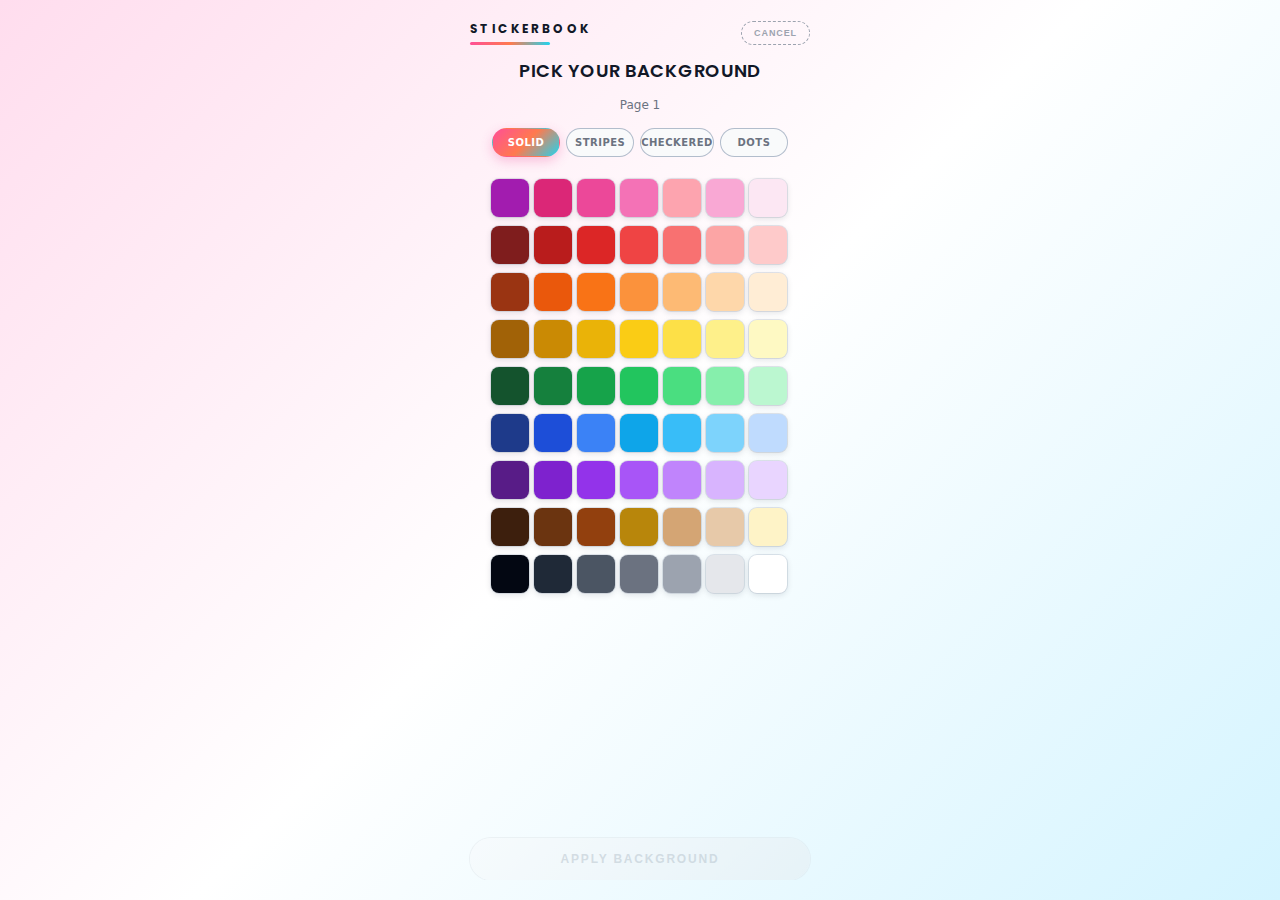
<file: background.html>
<!DOCTYPE html>
<html lang="en">
<head>
  <meta charset="UTF-8" />
  <title>Stickerbook – Pick Your Background</title>
  <meta name="viewport" content="width=device-width, initial-scale=1.0" />
  <link href="https://fonts.googleapis.com/css2?family=Poppins:wght@600;700&display=swap" rel="stylesheet">
  <link rel="stylesheet" href="css/stickerbook.css">
</head>
<body class="layout-contained">
  <div class="app-shell">
    <div class="phone-frame">
      <div class="phone-inner">
        <div class="shell-inner">
          <!-- Header -->
          <div class="top-row">
            <div class="logo-group" style="align-items: flex-start;">
              <div class="logo-mark">STICKERBOOK</div>
              <div class="logo-accent"></div>
            </div>
            <button class="btn-skip" id="skip-btn">Cancel</button>
          </div>

          <h1 class="screen-title text-center">Pick your background</h1>
          <p class="screen-subtitle text-center" id="page-indicator">Page 1</p>

          <!-- Background picker section -->
          <div class="bg-picker-section">
            <!-- Pattern type tabs -->
            <div class="bg-tabs">
              <button class="bg-tab active" data-pattern="solid">Solid</button>
              <button class="bg-tab" data-pattern="stripes">Stripes</button>
              <button class="bg-tab" data-pattern="checkered">Checkered</button>
              <button class="bg-tab" data-pattern="dots">Dots</button>
            </div>

            <!-- Sub-filters (contextual) -->
            <div class="bg-subfilter hidden" id="stripes-filter">
              <button class="bg-subfilter-btn active" data-value="diagonal">Diagonal</button>
              <button class="bg-subfilter-btn" data-value="horizontal">Horizontal</button>
              <button class="bg-subfilter-btn" data-value="vertical">Vertical</button>
            </div>

            <div class="bg-subfilter hidden" id="checkered-filter">
              <button class="bg-subfilter-btn active" data-value="small">Small</button>
              <button class="bg-subfilter-btn" data-value="large">Large</button>
            </div>

            <div class="bg-subfilter hidden" id="dots-filter">
              <button class="bg-subfilter-btn active" data-value="small">Small</button>
              <button class="bg-subfilter-btn" data-value="large">Large</button>
            </div>

            <!-- Preview + Swatch Selector (for pattern modes) -->
            <div class="bg-preview-area hidden" id="preview-area">
              <div class="bg-preview-tile" id="preview-tile"></div>
              <div class="bg-swatch-row">
                <button class="bg-swatch active" id="swatch-base" data-target="base">
                  <div class="bg-swatch-color" id="swatch-base-color"></div>
                  <div class="bg-swatch-label">Base</div>
                </button>
                <button class="bg-swatch" id="swatch-pattern" data-target="pattern">
                  <div class="bg-swatch-color" id="swatch-pattern-color"></div>
                  <div class="bg-swatch-label" id="swatch-pattern-label">Pattern</div>
                </button>
              </div>
            </div>

            <!-- Scrollable color rows container -->
            <div class="bg-rows-container" id="bg-rows-container">
              <!-- JS injects Netflix-style rows here -->
            </div>
          </div>

          <!-- CTA -->
          <div class="cta-row">
            <button id="choose-stickers-btn" class="btn btn-primary" type="button" disabled>
              Apply Background
            </button>
          </div>
        </div>
      </div>
    </div>
  </div>

  <script>
    (function () {
      // === WHICH PAGE ARE WE EDITING? ===
      const editingPageIndex = parseInt(localStorage.getItem('stickerbook_editing_page') || '0', 10);
      
      // Update page indicator
      document.getElementById('page-indicator').textContent = `Page ${editingPageIndex + 1}`;

      // === COLOR DATA ===
      // Order: Pinks → Reds → Oranges → Yellows → Greens → Blues → Purples → Browns → Neutrals
      // Each row: dark/bold first → pastel/light last (7 shades)
      const COLOR_FAMILIES = [
        {
          colors: [
            { name: 'Magenta', hex: '#a21caf' },
            { name: 'Dark Pink', hex: '#db2777' },
            { name: 'Hot Pink', hex: '#ec4899' },
            { name: 'Pink', hex: '#f472b6' },
            { name: 'Rose', hex: '#fda4af' },
            { name: 'Light Pink', hex: '#f9a8d4' },
            { name: 'Pale Pink', hex: '#fce7f3' },
          ]
        },
        {
          colors: [
            { name: 'Maroon', hex: '#7f1d1d' },
            { name: 'Dark Red', hex: '#b91c1c' },
            { name: 'True Red', hex: '#dc2626' },
            { name: 'Red', hex: '#ef4444' },
            { name: 'Light Red', hex: '#f87171' },
            { name: 'Salmon', hex: '#fca5a5' },
            { name: 'Blush', hex: '#fecaca' },
          ]
        },
        {
          colors: [
            { name: 'Burnt Orange', hex: '#9a3412' },
            { name: 'Dark Orange', hex: '#ea580c' },
            { name: 'True Orange', hex: '#f97316' },
            { name: 'Orange', hex: '#fb923c' },
            { name: 'Light Orange', hex: '#fdba74' },
            { name: 'Peach', hex: '#fed7aa' },
            { name: 'Pale Peach', hex: '#ffedd5' },
          ]
        },
        {
          colors: [
            { name: 'Mustard', hex: '#a16207' },
            { name: 'Dark Gold', hex: '#ca8a04' },
            { name: 'Gold', hex: '#eab308' },
            { name: 'Yellow', hex: '#facc15' },
            { name: 'Light Yellow', hex: '#fde047' },
            { name: 'Pale Yellow', hex: '#fef08a' },
            { name: 'Lemon', hex: '#fef9c3' },
          ]
        },
        {
          colors: [
            { name: 'Forest', hex: '#14532d' },
            { name: 'Dark Green', hex: '#15803d' },
            { name: 'True Green', hex: '#16a34a' },
            { name: 'Green', hex: '#22c55e' },
            { name: 'Light Green', hex: '#4ade80' },
            { name: 'Pale Green', hex: '#86efac' },
            { name: 'Mint', hex: '#bbf7d0' },
          ]
        },
        {
          colors: [
            { name: 'Navy', hex: '#1e3a8a' },
            { name: 'Dark Blue', hex: '#1d4ed8' },
            { name: 'Blue', hex: '#3b82f6' },
            { name: 'Sky', hex: '#0ea5e9' },
            { name: 'Light Blue', hex: '#38bdf8' },
            { name: 'Pale Blue', hex: '#7dd3fc' },
            { name: 'Ice', hex: '#bfdbfe' },
          ]
        },
        {
          colors: [
            { name: 'Deep Purple', hex: '#581c87' },
            { name: 'Dark Purple', hex: '#7e22ce' },
            { name: 'True Purple', hex: '#9333ea' },
            { name: 'Purple', hex: '#a855f7' },
            { name: 'Light Purple', hex: '#c084fc' },
            { name: 'Pale Purple', hex: '#d8b4fe' },
            { name: 'Lavender', hex: '#e9d5ff' },
          ]
        },
        {
          colors: [
            { name: 'Espresso', hex: '#3d1f0d' },
            { name: 'Chocolate', hex: '#6b3410' },
            { name: 'Brown', hex: '#92400e' },
            { name: 'Camel', hex: '#b8860b' },
            { name: 'Tan', hex: '#d4a574' },
            { name: 'Sand', hex: '#e7c9a9' },
            { name: 'Cream', hex: '#fef3c7' },
          ]
        },
        {
          colors: [
            { name: 'Black', hex: '#030712' },
            { name: 'Charcoal', hex: '#1f2937' },
            { name: 'Dark Gray', hex: '#4b5563' },
            { name: 'Gray', hex: '#6b7280' },
            { name: 'Medium Gray', hex: '#9ca3af' },
            { name: 'Light Gray', hex: '#e5e7eb' },
            { name: 'White', hex: '#ffffff' },
          ]
        }
      ];

      // === STATE ===
      let currentPattern = 'solid';
      let currentSubfilter = {
        stripes: 'diagonal',
        checkered: 'small',
        dots: 'small'
      };
      let selectedBaseColor = null;
      let selectedPatternColor = null;
      let editingTarget = 'base'; // 'base' or 'pattern'

      // === DOM ===
      const tabs = document.querySelectorAll('.bg-tab');
      const stripesFilter = document.getElementById('stripes-filter');
      const checkeredFilter = document.getElementById('checkered-filter');
      const dotsFilter = document.getElementById('dots-filter');
      const previewArea = document.getElementById('preview-area');
      const previewTile = document.getElementById('preview-tile');
      const swatchBase = document.getElementById('swatch-base');
      const swatchPattern = document.getElementById('swatch-pattern');
      const swatchBaseColor = document.getElementById('swatch-base-color');
      const swatchPatternColor = document.getElementById('swatch-pattern-color');
      const swatchPatternLabel = document.getElementById('swatch-pattern-label');
      const rowsContainer = document.getElementById('bg-rows-container');
      const chooseBtn = document.getElementById('choose-stickers-btn');
      const skipBtn = document.getElementById('skip-btn');

      // === PATTERN GENERATORS ===
      function getPatternCSS(pattern, subfilter, baseHex, patternHex) {
        // Default colors if not set
        const base = baseHex || '#e5e7eb';
        const pat = patternHex || '#ffffff';

        switch (pattern) {
          case 'solid':
            return `background-color: ${base};`;

          case 'stripes':
            const stripeSize = '10px';
            if (subfilter === 'diagonal') {
              return `background: repeating-linear-gradient(135deg, ${base}, ${base} ${stripeSize}, ${pat} ${stripeSize}, ${pat} calc(${stripeSize} * 2));`;
            } else if (subfilter === 'horizontal') {
              return `background: repeating-linear-gradient(0deg, ${base}, ${base} ${stripeSize}, ${pat} ${stripeSize}, ${pat} calc(${stripeSize} * 2));`;
            } else if (subfilter === 'vertical') {
              return `background: repeating-linear-gradient(90deg, ${base}, ${base} ${stripeSize}, ${pat} ${stripeSize}, ${pat} calc(${stripeSize} * 2));`;
            }
            break;

          case 'checkered':
            const checkSize = subfilter === 'small' ? '16px' : '24px';
            return `
              background-color: ${base};
              background-image:
                linear-gradient(45deg, ${pat} 25%, transparent 25%),
                linear-gradient(-45deg, ${pat} 25%, transparent 25%),
                linear-gradient(45deg, transparent 75%, ${pat} 75%),
                linear-gradient(-45deg, transparent 75%, ${pat} 75%);
              background-size: ${checkSize} ${checkSize};
              background-position: 0 0, 0 calc(${checkSize}/2), calc(${checkSize}/2) calc(-${checkSize}/2), calc(-${checkSize}/2) 0;
            `;

          case 'dots':
            let dotSize, gap;
            if (subfilter === 'small') {
              dotSize = '6px';
              gap = '16px';
            } else {
              dotSize = '10px';
              gap = '24px';
            }
            return `background-color: ${base}; background-image: radial-gradient(${pat} ${dotSize}, transparent ${dotSize}); background-size: ${gap} ${gap};`;
        }

        return `background-color: ${base};`;
      }

      // === UPDATE PREVIEW ===
      function updatePreview() {
        if (currentPattern === 'solid') {
          previewArea.classList.add('hidden');
          return;
        }

        previewArea.classList.remove('hidden');

        // Update pattern label
        if (currentPattern === 'stripes') {
          swatchPatternLabel.textContent = 'Stripe';
        } else if (currentPattern === 'checkered') {
          swatchPatternLabel.textContent = 'Check';
        } else if (currentPattern === 'dots') {
          swatchPatternLabel.textContent = 'Dot';
        }

        // Update swatch colors
        swatchBaseColor.style.backgroundColor = selectedBaseColor || '#e5e7eb';
        swatchPatternColor.style.backgroundColor = selectedPatternColor || '#ffffff';

        // Update preview tile
        const subfilter = currentSubfilter[currentPattern];
        previewTile.style.cssText = getPatternCSS(currentPattern, subfilter, selectedBaseColor, selectedPatternColor);

        // Update active swatch
        swatchBase.classList.toggle('active', editingTarget === 'base');
        swatchPattern.classList.toggle('active', editingTarget === 'pattern');
      }

      // === CHECK BUTTON STATE ===
      function updateButtonState() {
        if (currentPattern === 'solid') {
          chooseBtn.disabled = !selectedBaseColor;
        } else {
          chooseBtn.disabled = !(selectedBaseColor && selectedPatternColor);
        }
      }

      // === RENDER COLOR ROWS ===
      function renderColorRows() {
        rowsContainer.innerHTML = '';

        COLOR_FAMILIES.forEach(family => {
          const section = document.createElement('section');
          section.className = 'bg-row-section';

          const strip = document.createElement('div');
          strip.className = 'bg-row-strip';

          family.colors.forEach(color => {
            const tile = document.createElement('div');
            tile.className = 'bg-tile-new';
            tile.dataset.hex = color.hex;

            const inner = document.createElement('div');
            inner.className = 'bg-tile-new-inner';

            // Show appropriate preview
            if (currentPattern === 'solid') {
              inner.style.cssText = `background-color: ${color.hex};`;
              if (selectedBaseColor === color.hex) {
                tile.classList.add('selected');
              }
            } else {
              // For pattern modes, show what it would look like
              if (editingTarget === 'base') {
                // Show solid color for base selection
                inner.style.cssText = `background-color: ${color.hex};`;
                if (selectedBaseColor === color.hex) {
                  tile.classList.add('selected');
                }
              } else {
                // Show pattern preview for pattern color selection
                const subfilter = currentSubfilter[currentPattern];
                inner.style.cssText = getPatternCSS(currentPattern, subfilter, selectedBaseColor || '#e5e7eb', color.hex);
                if (selectedPatternColor === color.hex) {
                  tile.classList.add('selected');
                }
              }
            }

            tile.appendChild(inner);
            tile.addEventListener('click', () => handleColorClick(color.hex));
            strip.appendChild(tile);
          });

          section.appendChild(strip);
          rowsContainer.appendChild(section);
        });
      }

      // === HANDLE COLOR CLICK ===
      function handleColorClick(hex) {
        if (currentPattern === 'solid') {
          selectedBaseColor = hex;
        } else {
          if (editingTarget === 'base') {
            selectedBaseColor = hex;
            // Auto-switch to pattern selection after picking base
            editingTarget = 'pattern';
          } else {
            selectedPatternColor = hex;
          }
        }

        render();
      }

      // === MAIN RENDER ===
      function render() {
        updatePreview();
        renderColorRows();
        updateButtonState();
      }

      // === TAB SWITCHING ===
      tabs.forEach(tab => {
        tab.addEventListener('click', () => {
          tabs.forEach(t => t.classList.remove('active'));
          tab.classList.add('active');

          const newPattern = tab.dataset.pattern;

          // Reset state when switching patterns
          if (newPattern !== currentPattern) {
            selectedPatternColor = null;
            editingTarget = 'base';
          }

          currentPattern = newPattern;

          // Show/hide subfilters
          stripesFilter.classList.add('hidden');
          checkeredFilter.classList.add('hidden');
          dotsFilter.classList.add('hidden');

          if (currentPattern === 'stripes') {
            stripesFilter.classList.remove('hidden');
          } else if (currentPattern === 'checkered') {
            checkeredFilter.classList.remove('hidden');
          } else if (currentPattern === 'dots') {
            dotsFilter.classList.remove('hidden');
          }

          render();
        });
      });

      // === SUBFILTER SWITCHING ===
      stripesFilter.querySelectorAll('.bg-subfilter-btn').forEach(btn => {
        btn.addEventListener('click', () => {
          stripesFilter.querySelectorAll('.bg-subfilter-btn').forEach(b => b.classList.remove('active'));
          btn.classList.add('active');
          currentSubfilter.stripes = btn.dataset.value;
          render();
        });
      });

      checkeredFilter.querySelectorAll('.bg-subfilter-btn').forEach(btn => {
        btn.addEventListener('click', () => {
          checkeredFilter.querySelectorAll('.bg-subfilter-btn').forEach(b => b.classList.remove('active'));
          btn.classList.add('active');
          currentSubfilter.checkered = btn.dataset.value;
          render();
        });
      });

      dotsFilter.querySelectorAll('.bg-subfilter-btn').forEach(btn => {
        btn.addEventListener('click', () => {
          dotsFilter.querySelectorAll('.bg-subfilter-btn').forEach(b => b.classList.remove('active'));
          btn.classList.add('active');
          currentSubfilter.dots = btn.dataset.value;
          render();
        });
      });

      // === SWATCH CLICK ===
      swatchBase.addEventListener('click', () => {
        editingTarget = 'base';
        render();
      });

      swatchPattern.addEventListener('click', () => {
        editingTarget = 'pattern';
        render();
      });

      // === SAVE & CONTINUE ===
      chooseBtn.addEventListener('click', () => {
        if (!selectedBaseColor) return;
        if (currentPattern !== 'solid' && !selectedPatternColor) return;

        const subfilter = currentSubfilter[currentPattern] || '';

        // Build the final CSS
        const finalCSS = getPatternCSS(currentPattern, subfilter, selectedBaseColor, selectedPatternColor);

        // Build data object
        const backgroundData = {
          pattern: currentPattern,
          subfilter: subfilter,
          baseColor: selectedBaseColor,
          patternColor: selectedPatternColor || null
        };

        // Load existing pages array
        let pages = [];
        try {
          const savedPages = localStorage.getItem('stickerbook_all_pages');
          if (savedPages) {
            pages = JSON.parse(savedPages);
          }
        } catch (e) {
          pages = [];
        }

        // Ensure pages array is big enough
        while (pages.length <= editingPageIndex) {
          pages.push({
            background: '#ffffff',
            backgroundCSS: 'background-color: #ffffff;',
            stickers: []
          });
        }

        // Update the specific page
        pages[editingPageIndex].background = selectedBaseColor;
        pages[editingPageIndex].backgroundCSS = finalCSS;
        pages[editingPageIndex].backgroundData = backgroundData;

        // Save back to localStorage
        localStorage.setItem('stickerbook_all_pages', JSON.stringify(pages));

        // Return to stickerbook hub
        window.location.href = 'stickerbook.html';
      });

      // === CANCEL - return without saving ===
      skipBtn.addEventListener('click', () => {
        window.location.href = 'stickerbook.html';
      });

      // === LOAD SAVED STATE FROM CURRENT PAGE ===
      function loadSavedState() {
        try {
          const savedPages = localStorage.getItem('stickerbook_all_pages');
          if (savedPages) {
            const pages = JSON.parse(savedPages);
            const page = pages[editingPageIndex];
            
            if (page && page.backgroundData) {
              const data = page.backgroundData;

              currentPattern = data.pattern || 'solid';
              selectedBaseColor = data.baseColor || null;
              selectedPatternColor = data.patternColor || null;

              if (data.subfilter) {
                if (currentPattern === 'stripes') {
                  currentSubfilter.stripes = data.subfilter;
                } else if (currentPattern === 'checkered') {
                  currentSubfilter.checkered = data.subfilter;
                } else if (currentPattern === 'dots') {
                  currentSubfilter.dots = data.subfilter;
                }
              }

              // Set tab
              tabs.forEach(t => {
                t.classList.toggle('active', t.dataset.pattern === currentPattern);
              });

              // Set subfilter buttons
              if (currentPattern === 'stripes') {
                stripesFilter.classList.remove('hidden');
                stripesFilter.querySelectorAll('.bg-subfilter-btn').forEach(b => {
                  b.classList.toggle('active', b.dataset.value === currentSubfilter.stripes);
                });
              } else if (currentPattern === 'checkered') {
                checkeredFilter.classList.remove('hidden');
                checkeredFilter.querySelectorAll('.bg-subfilter-btn').forEach(b => {
                  b.classList.toggle('active', b.dataset.value === currentSubfilter.checkered);
                });
              } else if (currentPattern === 'dots') {
                dotsFilter.classList.remove('hidden');
                dotsFilter.querySelectorAll('.bg-subfilter-btn').forEach(b => {
                  b.classList.toggle('active', b.dataset.value === currentSubfilter.dots);
                });
              }

              // Set editing target based on what's selected
              if (currentPattern !== 'solid' && selectedBaseColor && !selectedPatternColor) {
                editingTarget = 'pattern';
              }
            }
          }
        } catch (e) {
          // Ignore parse errors
        }
      }

      // === INIT ===
      loadSavedState();
      render();
    })();
  </script>
</body>
</html>
</file>
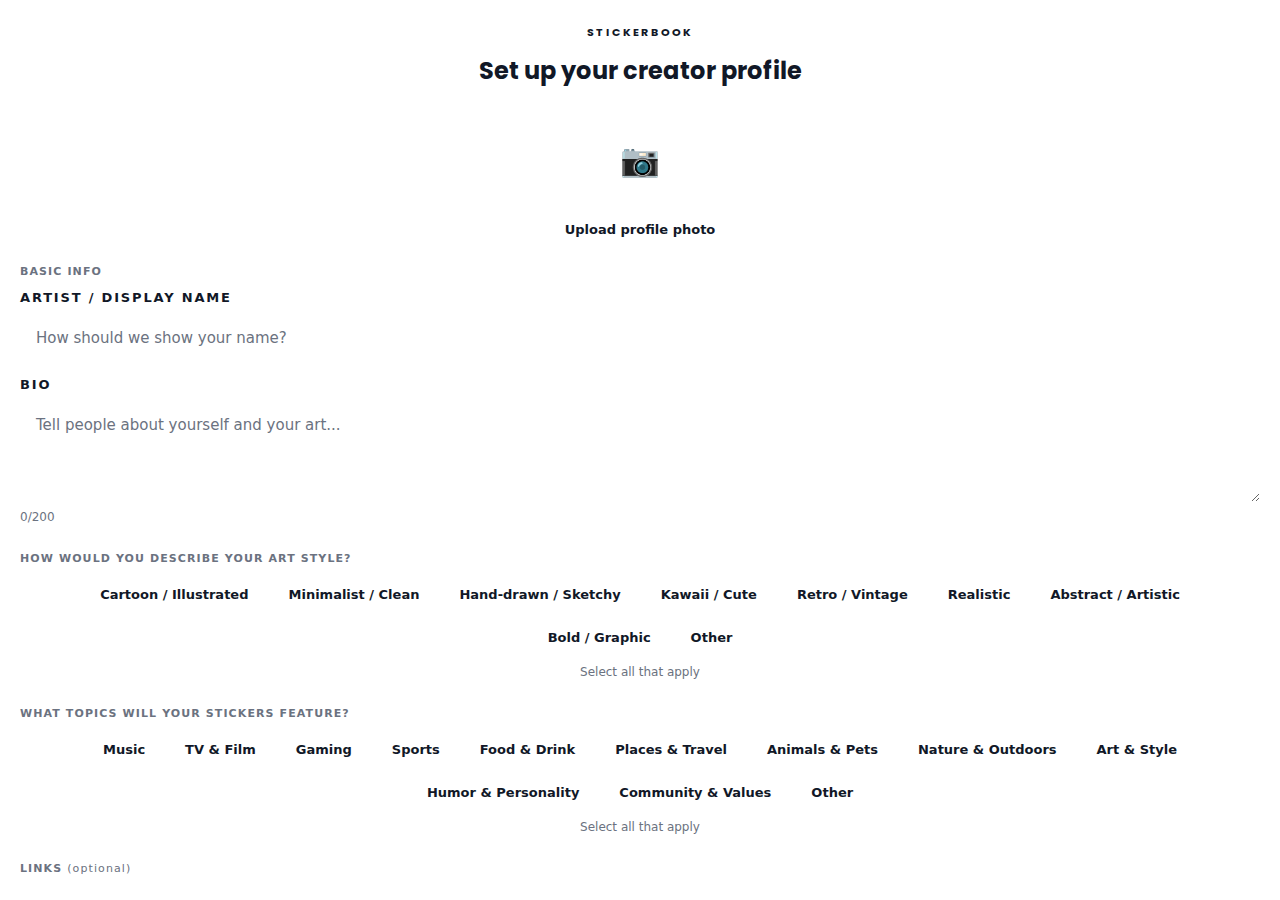
<file: creatoronboarding.html>
<!DOCTYPE html>
<html lang="en">
<head>
  <meta charset="UTF-8" />
  <title>Stickerbook – Creator Setup</title>
  <meta name="viewport" content="width=device-width, initial-scale=1.0, maximum-scale=1.0, user-scalable=no" />
  <link href="https://fonts.googleapis.com/css2?family=Poppins:wght@400;600;700&display=swap" rel="stylesheet">
  <link rel="stylesheet" href="css/stickerbook.css">
  <style>
    html, body {
      height: 100%;
      overflow: hidden;
      background: var(--color-canvas);
    }

    .creator-shell {
      width: 100%;
      height: 100vh;
      height: 100dvh;
      display: flex;
      flex-direction: column;
      background: var(--color-canvas);
      overflow: hidden;
    }

    /* ========== HEADER ========== */
    .creator-header {
      padding: 24px 20px 16px;
      text-align: center;
      flex-shrink: 0;
    }

    .brand-title {
      font-family: var(--font-display);
      font-size: 11px;
      font-weight: 700;
      letter-spacing: 0.18em;
      text-transform: uppercase;
      color: var(--color-text-primary);
      margin-bottom: 12px;
    }

    .creator-title {
      font-family: var(--font-display);
      font-size: 24px;
      font-weight: 700;
      color: var(--color-text-primary);
      margin-bottom: 6px;
    }

    /* ========== CONTENT ========== */
    .creator-content {
      flex: 1;
      overflow-y: auto;
      padding: 0 20px 140px;
    }

    .creator-content::-webkit-scrollbar {
      display: none;
    }

    /* ========== SECTIONS ========== */
    .section {
      margin-bottom: 28px;
    }

    .section-label {
      font-size: 11px;
      font-weight: 700;
      letter-spacing: 0.1em;
      text-transform: uppercase;
      color: var(--color-text-muted);
      margin-bottom: 12px;
    }

    /* ========== PROFILE IMAGE ========== */
    .profile-upload {
      display: flex;
      flex-direction: column;
      align-items: center;
      gap: 12px;
    }

    .profile-preview {
      width: 100px;
      height: 100px;
      border-radius: 50%;
      background: var(--color-canvas-subtle);
      border: 2px dashed var(--color-border);
      display: flex;
      align-items: center;
      justify-content: center;
      overflow: hidden;
      cursor: pointer;
      transition: border-color 0.15s ease;
    }

    .profile-preview:hover {
      border-color: var(--color-purple);
    }

    .profile-preview img {
      width: 100%;
      height: 100%;
      object-fit: cover;
    }

    .profile-preview-placeholder {
      font-size: 32px;
      color: var(--color-text-muted);
    }

    .profile-upload-btn {
      font-size: 13px;
      font-weight: 600;
      color: var(--color-turquoise);
      background: none;
      border: none;
      cursor: pointer;
      font-family: var(--font-primary);
    }

    .profile-upload-btn:hover {
      opacity: 0.8;
    }

    #profile-input {
      display: none;
    }

    /* ========== INPUT FIELDS ========== */
    .field {
      margin-bottom: 16px;
    }

    .field-label {
      display: block;
      font-size: 13px;
      font-weight: 600;
      color: var(--color-text-secondary);
      margin-bottom: 6px;
    }

    .field-input {
      width: 100%;
      padding: 14px 16px;
      background: var(--color-canvas-elevated);
      border: 1.5px solid var(--color-border);
      border-radius: var(--radius-lg);
      font-size: 15px;
      font-family: var(--font-primary);
      color: var(--color-text-primary);
      transition: border-color 0.15s ease;
    }

    .field-input::placeholder {
      color: var(--color-text-muted);
    }

    .field-input:focus {
      outline: none;
      border-color: var(--color-purple);
    }

    .field-textarea {
      min-height: 100px;
      resize: vertical;
    }

    .field-hint {
      font-size: 12px;
      color: var(--color-text-muted);
      margin-top: 4px;
    }

    /* ========== PILLS ========== */
    .pills-container {
      display: flex;
      flex-wrap: wrap;
      justify-content: center;
      gap: 8px;
    }

    .pill {
      padding: 10px 16px;
      background: var(--color-canvas-elevated);
      border: 1.5px solid var(--color-border);
      border-radius: var(--radius-pill);
      font-size: 13px;
      font-weight: 600;
      color: var(--color-text-secondary);
      cursor: pointer;
      transition: all 0.15s ease;
      font-family: var(--font-primary);
    }

    .pill:hover {
      border-color: var(--color-purple);
    }

    .pill.selected {
      background: var(--color-purple);
      border-color: var(--color-purple);
      color: white;
    }

    .pills-hint {
      text-align: center;
      font-size: 12px;
      color: var(--color-text-muted);
      margin-top: 10px;
    }

    /* ========== OTHER FIELD ========== */
    .other-field {
      margin-top: 12px;
    }

    .other-field.hidden {
      display: none;
    }

    /* ========== CUSTOM PILLS ========== */
    .custom-pills-container {
      display: flex;
      flex-wrap: wrap;
      justify-content: center;
      gap: 8px;
      margin-top: 8px;
    }

    .custom-pills-container:empty {
      display: none;
    }

    .custom-pill {
      padding: 10px 16px;
      background: var(--color-turquoise);
      border: 1.5px solid var(--color-turquoise);
      border-radius: var(--radius-pill);
      font-size: 13px;
      font-weight: 600;
      color: white;
      cursor: pointer;
      transition: all 0.15s ease;
      font-family: var(--font-primary);
      display: flex;
      align-items: center;
      gap: 6px;
    }

    .custom-pill:hover {
      opacity: 0.85;
    }

    .custom-pill .remove-x {
      font-size: 10px;
      opacity: 0.8;
    }

    /* ========== PLATFORM SELECT ========== */
    .social-add-row {
      display: flex;
      align-items: center;
      gap: 10px;
      margin-bottom: 10px;
    }

    .platform-select-wrapper {
      flex: 1;
      position: relative;
    }

    .platform-search {
      width: 100%;
    }

    .platform-dropdown {
      position: absolute;
      top: 100%;
      left: 0;
      right: 0;
      background: var(--color-canvas-elevated);
      border: 1.5px solid var(--color-border);
      border-top: none;
      border-radius: 0 0 var(--radius-lg) var(--radius-lg);
      max-height: 200px;
      overflow-y: auto;
      z-index: 100;
    }

    .platform-dropdown.hidden {
      display: none;
    }

    .platform-option {
      padding: 12px 16px;
      font-size: 14px;
      color: var(--color-text-primary);
      cursor: pointer;
      display: flex;
      align-items: center;
      gap: 10px;
      transition: background 0.1s ease;
    }

    .platform-option:hover {
      background: var(--color-canvas-subtle);
    }

    .platform-option-icon {
      font-size: 16px;
      width: 18px;
      height: 18px;
      display: flex;
      align-items: center;
      justify-content: center;
      color: var(--color-text-secondary);
    }

    .platform-option-icon svg {
      fill: currentColor;
    }

    /* ========== ADDED SOCIAL LINK ========== */
    .added-social-link {
      display: flex;
      align-items: center;
      gap: 10px;
      margin-bottom: 10px;
    }

    .added-social-link .platform-label {
      min-width: 80px;
      font-size: 12px;
      font-weight: 600;
      color: var(--color-text-secondary);
    }

    .added-social-link .platform-icon-small {
      width: 18px;
      height: 18px;
      display: flex;
      align-items: center;
      justify-content: center;
      color: var(--color-turquoise);
      flex-shrink: 0;
    }

    .added-social-link .platform-icon-small svg {
      fill: currentColor;
    }

    .added-social-link .field-input {
      flex: 1;
    }

    .remove-social-btn {
      width: 32px;
      height: 32px;
      border: none;
      background: var(--color-canvas-subtle);
      border-radius: 50%;
      color: var(--color-text-muted);
      font-size: 12px;
      cursor: pointer;
      display: flex;
      align-items: center;
      justify-content: center;
      flex-shrink: 0;
      transition: background 0.15s ease, color 0.15s ease;
    }

    .remove-social-btn:hover {
      background: var(--color-hover-bg);
      color: var(--color-text-primary);
    }

    /* ========== ADD ANOTHER BUTTON ========== */
    .add-another-btn {
      display: block;
      width: 100%;
      padding: 12px;
      margin-top: 8px;
      background: none;
      border: 1.5px dashed var(--color-border);
      border-radius: var(--radius-lg);
      font-size: 13px;
      font-weight: 600;
      color: var(--color-turquoise);
      cursor: pointer;
      font-family: var(--font-primary);
      transition: all 0.15s ease;
    }

    .add-another-btn:hover {
      border-color: var(--color-turquoise);
      background: rgba(20, 184, 166, 0.05);
    }

    /* ========== SOCIAL LINKS ========== */
    .social-field {
      display: flex;
      align-items: center;
      gap: 10px;
      margin-bottom: 10px;
    }

    .social-icon {
      width: 40px;
      height: 40px;
      background: var(--color-canvas-subtle);
      border-radius: var(--radius-md);
      display: flex;
      align-items: center;
      justify-content: center;
      font-size: 18px;
      flex-shrink: 0;
    }

    .social-field .field-input {
      margin-bottom: 0;
    }

    /* ========== TERMS ========== */
    .terms-section {
      padding: 16px;
      background: var(--color-canvas-subtle);
      border-radius: var(--radius-lg);
      margin-bottom: 16px;
    }

    .terms-checkbox-row {
      display: flex;
      align-items: flex-start;
      gap: 12px;
    }

    .terms-checkbox {
      width: 22px;
      height: 22px;
      margin-top: 2px;
      flex-shrink: 0;
      accent-color: var(--color-purple);
    }

    .terms-text {
      font-size: 13px;
      color: var(--color-text-secondary);
      line-height: 1.5;
    }

    .terms-text a {
      color: var(--color-turquoise);
      text-decoration: none;
    }

    .terms-text a:hover {
      text-decoration: underline;
    }

    /* ========== FOOTER ========== */
    .creator-footer {
      position: fixed;
      bottom: 0;
      left: 0;
      right: 0;
      padding: 16px 20px;
      padding-bottom: max(20px, env(safe-area-inset-bottom));
      background: linear-gradient(to top, var(--color-canvas) 80%, transparent);
    }

    .btn-continue {
      width: 100%;
      padding: 16px 20px;
      background: var(--color-purple);
      border: none;
      border-radius: var(--radius-pill);
      font-size: 15px;
      font-weight: 700;
      color: white;
      cursor: pointer;
      font-family: var(--font-primary);
      transition: all 0.15s ease;
    }

    .btn-continue:disabled {
      opacity: 0.4;
      cursor: not-allowed;
    }

    .btn-continue:not(:disabled):hover {
      opacity: 0.9;
    }

    .btn-continue:not(:disabled):active {
      transform: scale(0.98);
    }

    .field-error {
      font-size: 12px;
      color: #ef4444;
      margin-top: 4px;
    }
  </style>
</head>
<body>
  <div class="creator-shell">
    <!-- Header -->
    <div class="creator-header">
      <div class="brand-title">Stickerbook</div>
      <div class="creator-title">Set up your creator profile</div>
    </div>

    <!-- Content -->
    <div class="creator-content">
      
      <!-- Profile Image -->
      <div class="section">
        <div class="profile-upload">
          <div class="profile-preview" id="profile-preview">
            <span class="profile-preview-placeholder">📷</span>
          </div>
          <button class="profile-upload-btn" id="profile-upload-btn">Upload profile photo</button>
          <input type="file" id="profile-input" accept="image/*" />
        </div>
      </div>

      <!-- Basic Info -->
      <div class="section">
        <div class="section-label">Basic Info</div>
        
        <div class="field">
          <label class="field-label">Artist / Display Name</label>
          <input type="text" class="field-input" id="display-name" placeholder="How should we show your name?" maxlength="30" />
        </div>

        <div class="field">
          <label class="field-label">Bio</label>
          <textarea class="field-input field-textarea" id="bio" placeholder="Tell people about yourself and your art..." maxlength="200"></textarea>
          <div class="field-hint"><span id="bio-count">0</span>/200</div>
        </div>
      </div>

      <!-- Styles -->
      <div class="section">
        <div class="section-label">How would you describe your art style?</div>
        <div class="pills-container" id="style-pills"></div>
        <div class="custom-pills-container" id="custom-style-pills"></div>
        <div class="other-field hidden" id="style-other-field">
          <input type="text" class="field-input" id="style-other-input" placeholder="Add a custom style and press Enter..." maxlength="30" />
        </div>
        <div class="pills-hint">Select all that apply</div>
      </div>

      <!-- Categories / Topics -->
      <div class="section">
        <div class="section-label">What topics will your stickers feature?</div>
        <div class="pills-container" id="category-pills"></div>
        <div class="custom-pills-container" id="custom-category-pills"></div>
        <div class="other-field hidden" id="category-other-field">
          <input type="text" class="field-input" id="category-other-input" placeholder="Add a custom topic and press Enter..." maxlength="30" />
        </div>
        <div class="pills-hint">Select all that apply</div>
      </div>

     <!-- Social Links -->
      <div class="section" id="social-links-section">
        <div class="section-label">Links <span style="font-weight: 400; text-transform: none;">(optional)</span></div>
        
        <div class="social-field">
          <div class="social-icon">🌐</div>
          <input type="text" class="field-input" id="social-portfolio" placeholder="Portfolio or website URL" />
        </div>
        
        <div id="social-links-container"></div>
        
        <div class="social-add-row" id="social-add-row">
          <div class="social-icon">🔗</div>
          <div class="platform-select-wrapper">
            <input type="text" class="field-input platform-search" id="platform-search" placeholder="Search for a platform..." />
            <div class="platform-dropdown hidden" id="platform-dropdown"></div>
          </div>
        </div>
      </div>

      <!-- Terms -->
      <div class="section">
        <div class="section-label">Creator Agreement</div>
        <div class="terms-section">
          <div class="terms-checkbox-row">
            <input type="checkbox" class="terms-checkbox" id="terms-checkbox" />
            <div class="terms-text">
              I agree to the <a href="#">Creator Terms of Service</a> and confirm that all work I upload is my own original content or I have the rights to distribute it.
            </div>
          </div>
        </div>
      </div>

    </div>

    <!-- Footer -->
    <div class="creator-footer">
      <button class="btn-continue" id="btn-continue" disabled>Complete Setup</button>
    </div>
  </div>

  <script>
    // ============ DATA ============
    const categories = [
      "Music", "TV & Film", "Gaming", "Sports", "Food & Drink",
      "Places & Travel", "Animals & Pets", "Nature & Outdoors",
      "Art & Style", "Humor & Personality", "Community & Values", "Other"
    ];

    const styles = [
      "Cartoon / Illustrated", "Minimalist / Clean", "Hand-drawn / Sketchy",
      "Kawaii / Cute", "Retro / Vintage", "Realistic",
      "Abstract / Artistic", "Bold / Graphic", "Other"
    ];

    const approvedPlatforms = [
      { name: "Instagram", icon: '<svg role="img" viewBox="0 0 24 24" width="18" height="18" fill="currentColor"><path d="M7.0301.084c-1.2768.0602-2.1487.264-2.911.5634-.7888.3075-1.4575.72-2.1228 1.3877-.6652.6677-1.075 1.3368-1.3802 2.127-.2954.7638-.4956 1.6365-.552 2.914-.0564 1.2775-.0689 1.6882-.0626 4.947.0062 3.2586.0206 3.6671.0825 4.9473.061 1.2765.264 2.1482.5635 2.9107.308.7889.72 1.4573 1.388 2.1228.6679.6655 1.3365 1.0743 2.1285 1.38.7632.295 1.6361.4961 2.9134.552 1.2773.056 1.6884.069 4.9462.0627 3.2578-.0062 3.668-.0207 4.9478-.0814 1.28-.0607 2.147-.2652 2.9098-.5633.7889-.3086 1.4578-.72 2.1228-1.3881.665-.6682 1.0745-1.3378 1.3795-2.1284.2957-.7632.4966-1.636.552-2.9124.056-1.2809.0692-1.6898.063-4.948-.0063-3.2583-.021-3.6668-.0817-4.9465-.0607-1.2797-.264-2.1487-.5633-2.9117-.3084-.7889-.72-1.4568-1.3876-2.1228C21.2982 1.33 20.628.9208 19.8378.6165 19.074.321 18.2017.1197 16.9244.0645 15.6471.0093 15.236-.005 11.977.0014 8.718.0076 8.31.0215 7.0301.0839m.1402 21.6932c-1.17-.0509-1.8053-.2453-2.2287-.408-.5606-.216-.96-.4771-1.3819-.895-.422-.4178-.6811-.8186-.9-1.378-.1644-.4234-.3624-1.058-.4171-2.228-.0595-1.2645-.072-1.6442-.079-4.848-.007-3.2037.0053-3.583.0607-4.848.05-1.169.2456-1.805.408-2.2282.216-.5613.4762-.96.895-1.3816.4188-.4217.8184-.6814 1.3783-.9003.423-.1651 1.0575-.3614 2.227-.4171 1.2655-.06 1.6447-.072 4.848-.079 3.2033-.007 3.5835.005 4.8495.0608 1.169.0508 1.8053.2445 2.228.408.5608.216.96.4754 1.3816.895.4217.4194.6816.8176.9005 1.3787.1653.4217.3617 1.056.4169 2.2263.0602 1.2655.0739 1.645.0796 4.848.0058 3.203-.0055 3.5834-.061 4.848-.051 1.17-.245 1.8055-.408 2.2294-.216.5604-.4763.96-.8954 1.3814-.419.4215-.8181.6811-1.3783.9-.4224.1649-1.0577.3617-2.2262.4174-1.2656.0595-1.6448.072-4.8493.079-3.2045.007-3.5825-.006-4.848-.0608M16.953 5.5864A1.44 1.44 0 1 0 18.39 4.144a1.44 1.44 0 0 0-1.437 1.4424M5.8385 12.012c.0067 3.4032 2.7706 6.1557 6.173 6.1493 3.4026-.0065 6.157-2.7701 6.1506-6.1733-.0065-3.4032-2.771-6.1565-6.174-6.1498-3.403.0067-6.156 2.771-6.1496 6.1738M8 12.0077a4 4 0 1 1 4.008 3.9921A3.9996 3.9996 0 0 1 8 12.0077"/></svg>' },
      { name: "TikTok", icon: '<svg role="img" viewBox="0 0 24 24" width="18" height="18" fill="currentColor"><path d="M12.525.02c1.31-.02 2.61-.01 3.91-.02.08 1.53.63 3.09 1.75 4.17 1.12 1.11 2.7 1.62 4.24 1.79v4.03c-1.44-.05-2.89-.35-4.2-.97-.57-.26-1.1-.59-1.62-.93-.01 2.92.01 5.84-.02 8.75-.08 1.4-.54 2.79-1.35 3.94-1.31 1.92-3.58 3.17-5.91 3.21-1.43.08-2.86-.31-4.08-1.03-2.02-1.19-3.44-3.37-3.65-5.71-.02-.5-.03-1-.01-1.49.18-1.9 1.12-3.72 2.58-4.96 1.66-1.44 3.98-2.13 6.15-1.72.02 1.48-.04 2.96-.04 4.44-.99-.32-2.15-.23-3.02.37-.63.41-1.11 1.04-1.36 1.75-.21.51-.15 1.07-.14 1.61.24 1.64 1.82 3.02 3.5 2.87 1.12-.01 2.19-.66 2.77-1.61.19-.33.4-.67.41-1.06.1-1.79.06-3.57.07-5.36.01-4.03-.01-8.05.02-12.07z"/></svg>' },
      { name: "YouTube", icon: '<svg role="img" viewBox="0 0 24 24" width="18" height="18" fill="currentColor"><path d="M23.498 6.186a3.016 3.016 0 0 0-2.122-2.136C19.505 3.545 12 3.545 12 3.545s-7.505 0-9.377.505A3.017 3.017 0 0 0 .502 6.186C0 8.07 0 12 0 12s0 3.93.502 5.814a3.016 3.016 0 0 0 2.122 2.136c1.871.505 9.376.505 9.376.505s7.505 0 9.377-.505a3.015 3.015 0 0 0 2.122-2.136C24 15.93 24 12 24 12s0-3.93-.502-5.814zM9.545 15.568V8.432L15.818 12l-6.273 3.568z"/></svg>' },
      { name: "X / Twitter", icon: '<svg role="img" viewBox="0 0 24 24" width="18" height="18" fill="currentColor"><path d="M18.901 1.153h3.68l-8.04 9.19L24 22.846h-7.406l-5.8-7.584-6.638 7.584H.474l8.6-9.83L0 1.154h7.594l5.243 6.932ZM17.61 20.644h2.039L6.486 3.24H4.298Z"/></svg>' },
      { name: "Facebook", icon: '<svg role="img" viewBox="0 0 24 24" width="18" height="18" fill="currentColor"><path d="M9.101 23.691v-7.98H6.627v-3.667h2.474v-1.58c0-4.085 1.848-5.978 5.858-5.978.401 0 .955.042 1.468.103a8.68 8.68 0 0 1 1.141.195v3.325a8.623 8.623 0 0 0-.653-.036 36.6 36.6 0 0 0-.733-.009c-.707 0-1.259.096-1.675.309a1.686 1.686 0 0 0-.679.622c-.258.42-.374.995-.374 1.752v1.297h3.919l-.386 2.103-.287 1.564h-3.246v8.245C19.396 23.238 24 18.179 24 12.044c0-6.627-5.373-12-12-12s-12 5.373-12 12c0 5.628 3.874 10.35 9.101 11.647Z"/></svg>' },
      { name: "Snapchat", icon: '<svg role="img" viewBox="0 0 24 24" width="18" height="18" fill="currentColor"><path d="M12.206.793c.99 0 4.347.276 5.93 3.821.529 1.193.403 3.219.299 4.847l-.003.06c-.012.18-.022.345-.03.51.075.045.203.09.401.09.3-.016.659-.12 1.033-.301.165-.088.344-.104.464-.104.182 0 .359.029.509.09.45.149.734.479.734.838.015.449-.39.839-1.213 1.168-.089.029-.209.075-.344.119-.45.135-1.139.36-1.333.81-.09.224-.061.524.12.868l.015.015c.06.136 1.526 3.475 4.791 4.014.255.044.435.27.42.509 0 .075-.015.149-.045.225-.24.569-1.273.988-3.146 1.271-.059.091-.12.375-.164.57-.029.179-.074.36-.134.553-.076.271-.27.405-.555.405h-.03a3.33 3.33 0 0 1-.612-.074c-.3-.06-.63-.09-.93-.09-.31 0-.599.034-.884.09-.51.104-1.049.449-1.678.869-.766.494-1.635 1.078-2.834 1.078-.06 0-.119 0-.179-.014-.139-.015-.284-.015-.449-.015-.599 0-1.395.465-2.174.914-.615.389-1.184.749-1.784.749-.03 0-.06 0-.089-.015a3.56 3.56 0 0 1-.539-.074c-.27-.045-.57-.105-.899-.105-.314 0-.63.045-.899.105-.06.015-.134.015-.209.015-.284 0-.481-.135-.556-.405-.074-.195-.104-.39-.149-.57-.029-.18-.089-.449-.164-.554-1.858-.284-2.906-.702-3.161-1.271a.49.49 0 0 1-.044-.225c-.015-.24.164-.465.419-.509 3.264-.54 4.73-3.879 4.791-4.02l.016-.029c.18-.345.224-.645.119-.869-.195-.434-.884-.659-1.332-.809-.121-.029-.24-.074-.346-.119-1.107-.435-1.257-.93-1.197-1.273.09-.479.674-.793 1.168-.793.146 0 .27.029.383.074.42.194.789.3 1.104.3.234 0 .384-.06.465-.105l-.046-.569c-.098-1.626-.225-3.651.307-4.837C7.392 1.077 10.739.807 11.727.807l.419-.015h.06z"/></svg>' },
      { name: "Reddit", icon: '<svg role="img" viewBox="0 0 24 24" width="18" height="18" fill="currentColor"><path d="M12 0C5.373 0 0 5.373 0 12c0 3.314 1.343 6.314 3.515 8.485l-2.286 2.286C.775 23.225 1.097 24 1.738 24H12c6.627 0 12-5.373 12-12S18.627 0 12 0Zm4.388 3.199c1.104 0 1.999.895 1.999 1.999 0 1.105-.895 2-1.999 2-.946 0-1.739-.657-1.947-1.539v.002c-1.147.162-2.032 1.136-2.032 2.315v1.548c1.5.074 2.898.44 4.106 1.049.556-.32 1.198-.495 1.874-.495 2.123 0 3.843 1.634 3.843 3.652 0 1.799-1.394 3.289-3.22 3.599-.348 3.25-4.03 5.819-8.512 5.819s-8.164-2.569-8.512-5.819C.402 17.14-1.508 14.535-1.508 12c0-2.018 1.72-3.652 3.843-3.652.676 0 1.318.175 1.874.495 1.208-.609 2.606-.975 4.106-1.049V6.238c0-1.87 1.39-3.42 3.195-3.665.182-.551.595-1.008 1.129-1.255C13.164 1.11 13.68 1 14.201 1c.521 0 1.037.11 1.562.318.534.247.947.704 1.129 1.255.243.11.475.252.688.418l.001.001c.013.001.013.014.013.014.001.013-.012.026-.025.025-.013 0-.026.013-.026.026l-.001.001c-.012.012-.025.025-.025.038v.001l-.001.001c-.014.014-.014.027-.014.04v.001c-.001.027-.002.054-.003.081m-4.387 7.799c-1.104 0-2 .895-2 2s.896 2 2 2 2-.895 2-2-.896-2-2-2zm-4 0c-1.104 0-2 .895-2 2s.896 2 2 2 2-.895 2-2-.896-2-2-2zm5.887 5.394c.26.26.26.68 0 .94-.863.862-2.257 1.32-4.039 1.32s-3.177-.458-4.039-1.32a.664.664 0 1 1 .94-.94c.587.588 1.726.96 3.099.96s2.512-.372 3.099-.96c.26-.26.68-.26.94 0z"/></svg>' },
      { name: "Bluesky", icon: '<svg role="img" viewBox="0 0 24 24" width="18" height="18" fill="currentColor"><path d="M12 10.8c-1.087-2.114-4.046-6.053-6.798-7.995C2.566.944 1.561 1.266.902 1.565.139 1.908 0 3.08 0 3.768c0 .69.378 5.65.624 6.479.815 2.736 3.713 3.66 6.383 3.364.136-.02.275-.039.415-.056-.138.022-.276.04-.415.056-3.912.58-7.387 2.005-2.83 7.078 5.013 5.19 6.87-1.113 7.823-4.308.953 3.195 2.05 9.271 7.733 4.308 4.267-4.308 1.172-6.498-2.74-7.078a8.741 8.741 0 0 1-.415-.056c.14.017.279.036.415.056 2.67.297 5.568-.628 6.383-3.364.246-.828.624-5.79.624-6.478 0-.69-.139-1.861-.902-2.206-.659-.298-1.664-.62-4.3 1.24C16.046 4.748 13.087 8.687 12 10.8Z"/></svg>' },
      { name: "Threads", icon: '<svg role="img" viewBox="0 0 24 24" width="18" height="18" fill="currentColor"><path d="M12.186 24h-.007c-3.581-.024-6.334-1.205-8.184-3.509C2.35 18.44 1.5 15.586 1.472 12.01v-.017c.03-3.579.879-6.43 2.525-8.482C5.845 1.205 8.6.024 12.18 0h.014c2.746.02 5.043.725 6.826 2.098 1.677 1.29 2.858 3.13 3.509 5.467l-2.04.569c-1.104-3.96-3.898-5.984-8.304-6.015-2.91.022-5.11.936-6.54 2.717C4.307 6.504 3.616 8.914 3.589 12c.027 3.086.718 5.496 2.057 7.164 1.43 1.783 3.631 2.698 6.54 2.717 2.623-.02 4.358-.631 5.8-2.045 1.647-1.613 1.618-3.593 1.09-4.798-.31-.71-.873-1.3-1.634-1.75-.192 1.352-.622 2.446-1.284 3.272-.886 1.102-2.14 1.704-3.73 1.79-1.202.065-2.361-.218-3.259-.801-1.063-.689-1.685-1.74-1.752-2.96-.065-1.182.408-2.256 1.33-3.022.858-.71 2.024-1.167 3.476-1.357.894-.117 2.199-.146 3.803-.087.102-.644.14-1.319.114-2.011-.056-1.509-.427-2.59-1.187-3.215a3.564 3.564 0 0 0-.11-.084c-.86-.596-2.028-.897-3.473-.897h-.012c-1.694.005-3.007.478-3.907 1.405-.89.918-1.372 2.253-1.435 3.968l-2.116-.048c.082-2.233.754-4.019 1.998-5.305 1.287-1.328 3.102-2.014 5.397-2.036h.028c1.818 0 3.346.395 4.546 1.179a6.083 6.083 0 0 1 .246.182c1.242.962 1.98 2.486 2.084 4.325.053.934.022 1.845-.093 2.716.573.304 1.085.676 1.525 1.12 1.04 1.047 1.62 2.447 1.726 4.163.088 1.404-.19 2.827-.803 4.117-.616 1.293-1.547 2.397-2.768 3.282-2.165 1.567-4.837 2.36-7.94 2.36h-.005Zm-.013-5.904c1.241-.024 2.15-.31 2.702-.851.43-.422.705-1.032.84-1.862-1.075-.066-2.072-.054-2.92.04-.959.106-1.71.378-2.174.788-.386.34-.578.762-.556 1.22.024.45.265.84.699 1.127.541.358 1.315.54 2.303.54.036 0 .072 0 .107-.002Z"/></svg>' },
      { name: "Tumblr", icon: '<svg role="img" viewBox="0 0 24 24" width="18" height="18" fill="currentColor"><path d="M14.563 24c-5.093 0-7.031-3.756-7.031-6.411V9.747H5.116V6.648c3.63-1.313 4.512-4.596 4.71-6.469C9.84.051 9.941 0 9.999 0h3.517v6.114h4.801v3.633h-4.82v7.47c.016 1.001.375 2.371 2.207 2.371h.09c.631-.02 1.486-.205 1.936-.419l1.156 3.425c-.436.636-2.4 1.374-4.156 1.404h-.168l.001.002z"/></svg>' },
      { name: "Pinterest", icon: '<svg role="img" viewBox="0 0 24 24" width="18" height="18" fill="currentColor"><path d="M12.017 0C5.396 0 .029 5.367.029 11.987c0 5.079 3.158 9.417 7.618 11.162-.105-.949-.199-2.403.041-3.439.219-.937 1.406-5.957 1.406-5.957s-.359-.72-.359-1.781c0-1.663.967-2.911 2.168-2.911 1.024 0 1.518.769 1.518 1.688 0 1.029-.653 2.567-.992 3.992-.285 1.193.6 2.165 1.775 2.165 2.128 0 3.768-2.245 3.768-5.487 0-2.861-2.063-4.869-5.008-4.869-3.41 0-5.409 2.562-5.409 5.199 0 1.033.394 2.143.889 2.741.099.12.112.225.085.345-.09.375-.293 1.199-.334 1.363-.053.225-.172.271-.401.165-1.495-.69-2.433-2.878-2.433-4.646 0-3.776 2.748-7.252 7.92-7.252 4.158 0 7.392 2.967 7.392 6.923 0 4.135-2.607 7.462-6.233 7.462-1.214 0-2.354-.629-2.758-1.379l-.749 2.848c-.269 1.045-1.004 2.352-1.498 3.146 1.123.345 2.306.535 3.55.535 6.607 0 11.985-5.365 11.985-11.987C23.97 5.39 18.592.026 11.985.026L12.017 0z"/></svg>' },
      { name: "LinkedIn", icon: '<svg role="img" viewBox="0 0 24 24" width="18" height="18" fill="currentColor"><path d="M20.447 20.452h-3.554v-5.569c0-1.328-.027-3.037-1.852-3.037-1.853 0-2.136 1.445-2.136 2.939v5.667H9.351V9h3.414v1.561h.046c.477-.9 1.637-1.85 3.37-1.85 3.601 0 4.267 2.37 4.267 5.455v6.286zM5.337 7.433c-1.144 0-2.063-.926-2.063-2.065 0-1.138.92-2.063 2.063-2.063 1.14 0 2.064.925 2.064 2.063 0 1.139-.925 2.065-2.064 2.065zm1.782 13.019H3.555V9h3.564v11.452zM22.225 0H1.771C.792 0 0 .774 0 1.729v20.542C0 23.227.792 24 1.771 24h20.451C23.2 24 24 23.227 24 22.271V1.729C24 .774 23.2 0 22.222 0h.003z"/></svg>' },
      { name: "Behance", icon: '<svg role="img" viewBox="0 0 24 24" width="18" height="18" fill="currentColor"><path d="M6.938 4.503c.702 0 1.34.06 1.92.188.577.13 1.07.33 1.485.61.41.28.733.65.96 1.12.225.47.34 1.05.34 1.73 0 .74-.17 1.36-.507 1.86-.338.5-.837.9-1.502 1.22.906.26 1.576.72 2.022 1.37.448.66.665 1.45.665 2.36 0 .75-.13 1.39-.41 1.93-.28.55-.67 1-1.16 1.35-.48.348-1.05.6-1.67.767-.61.165-1.252.254-1.91.254H0V4.51h6.938v-.007zM6.545 9.51c.57 0 1.045-.13 1.423-.4.377-.27.566-.68.566-1.24 0-.3-.05-.55-.15-.76-.1-.21-.24-.37-.42-.5a1.63 1.63 0 00-.61-.26 3.097 3.097 0 00-.74-.09H3.58v3.25h2.965zm.18 5.387c.266 0 .52-.03.76-.09.24-.06.45-.15.63-.3.18-.15.32-.33.42-.56.1-.23.15-.52.15-.88 0-.7-.17-1.2-.51-1.51-.34-.31-.84-.46-1.49-.46H3.58v3.8h3.145zM15.953 4.177h6.097v1.66h-6.097V4.177zm3.07 2.36c.69 0 1.3.09 1.83.27.54.18.99.44 1.36.77.37.34.65.76.83 1.25.18.5.27 1.07.27 1.73v6.5c0 .28.01.54.03.8.02.26.05.49.09.69h-2.23c-.08-.33-.13-.66-.13-1.01h-.03c-.42.64-.96 1.02-1.62 1.2-.67.18-1.36.27-2.08.27-.53 0-1.02-.05-1.48-.16a3.18 3.18 0 01-1.2-.52 2.41 2.41 0 01-.81-.96c-.19-.39-.29-.87-.29-1.44 0-.62.12-1.13.35-1.53.23-.4.55-.73.95-.98.4-.25.87-.45 1.4-.59.54-.14 1.11-.25 1.7-.34l1.5-.19c.39-.04.69-.13.9-.26.21-.13.32-.35.32-.66 0-.3-.06-.54-.17-.73-.11-.19-.26-.35-.45-.47-.19-.12-.4-.21-.63-.27a3.28 3.28 0 00-.75-.08c-.51 0-.95.11-1.33.33-.38.22-.6.6-.66 1.15h-2.42c.03-.61.18-1.14.45-1.58.27-.44.62-.81 1.05-1.1.43-.3.92-.52 1.47-.67.55-.15 1.13-.23 1.73-.23zm1.51 6.72c-.15.05-.33.08-.53.1l-.6.08-.61.1c-.21.04-.41.1-.61.17-.2.08-.37.18-.52.31-.15.13-.27.29-.36.48-.09.19-.13.43-.13.72 0 .27.05.5.14.69.1.19.22.35.39.47.16.12.36.21.58.27.22.05.45.08.7.08.51 0 .92-.08 1.24-.25.32-.17.57-.38.76-.63.19-.25.32-.52.39-.81.07-.29.11-.55.11-.79v-1.08c-.12.07-.27.13-.45.18l-.5.01z"/></svg>' },
      { name: "Dribbble", icon: '<svg role="img" viewBox="0 0 24 24" width="18" height="18" fill="currentColor"><path d="M12 24C5.385 24 0 18.615 0 12S5.385 0 12 0s12 5.385 12 12-5.385 12-12 12zm10.12-10.358c-.35-.11-3.17-.953-6.384-.438 1.34 3.684 1.887 6.684 1.992 7.308 2.3-1.555 3.936-4.02 4.395-6.87zm-6.115 7.808c-.153-.9-.75-4.032-2.19-7.77l-.066.02c-5.79 2.015-7.86 6.025-8.04 6.4 1.73 1.358 3.92 2.166 6.29 2.166 1.42 0 2.77-.29 4-.814zm-11.62-2.58c.232-.4 3.045-5.055 8.332-6.765.135-.045.27-.084.405-.12-.26-.585-.54-1.167-.832-1.74C7.17 11.775 2.206 11.71 1.756 11.7l-.004.312c0 2.633.998 5.037 2.634 6.855zm-2.42-8.955c.46.008 4.683.026 9.477-1.248-1.698-3.018-3.53-5.558-3.8-5.928-2.868 1.35-5.01 3.99-5.676 7.17zM9.6 2.052c.282.38 2.145 2.914 3.822 6 3.645-1.365 5.19-3.44 5.373-3.702-1.81-1.61-4.19-2.586-6.795-2.586-.825 0-1.63.1-2.4.285zm10.335 3.483c-.218.29-1.935 2.493-5.724 4.04.24.49.47.985.68 1.486.08.18.15.36.22.53 3.41-.43 6.8.26 7.14.33-.02-2.42-.88-4.64-2.31-6.38z"/></svg>' },
      { name: "ArtStation", icon: '<svg role="img" viewBox="0 0 24 24" width="18" height="18" fill="currentColor"><path d="M0 17.723l2.027 3.505h.001a2.424 2.424 0 0 0 2.164 1.333h13.457l-2.792-4.838H0zm24 .025c0-.484-.143-.935-.388-1.314L15.728 2.728a2.424 2.424 0 0 0-2.142-1.289H9.419L21.598 22.54l1.92-3.325c.378-.637.482-.919.482-1.467zm-11.129-3.462L7.428 4.858l-5.444 9.428h10.887z"/></svg>' },
      { name: "DeviantArt", icon: '<svg role="img" viewBox="0 0 24 24" width="18" height="18" fill="currentColor"><path d="M19.207 4.794l.23-.43V0H15.07l-.436.44-2.058 3.925-.646.436H4.58v5.993h4.04l.36.436-4.4 8.373-.23.43V24h4.37l.436-.44 2.07-3.925.644-.436h7.35v-5.993h-4.04l-.36-.438 4.4-8.373h-.013z"/></svg>' },
      { name: "Twitch", icon: '<svg role="img" viewBox="0 0 24 24" width="18" height="18" fill="currentColor"><path d="M11.571 4.714h1.715v5.143H11.57zm4.715 0H18v5.143h-1.714zM6 0L1.714 4.286v15.428h5.143V24l4.286-4.286h3.428L22.286 12V0zm14.571 11.143l-3.428 3.428h-3.429l-3 3v-3H6.857V1.714h13.714Z"/></svg>' },
      { name: "Discord", icon: '<svg role="img" viewBox="0 0 24 24" width="18" height="18" fill="currentColor"><path d="M20.317 4.3698a19.7913 19.7913 0 00-4.8851-1.5152.0741.0741 0 00-.0785.0371c-.211.3753-.4447.8648-.6083 1.2495-1.8447-.2762-3.68-.2762-5.4868 0-.1636-.3933-.4058-.8742-.6177-1.2495a.077.077 0 00-.0785-.037 19.7363 19.7363 0 00-4.8852 1.515.0699.0699 0 00-.0321.0277C.5334 9.0458-.319 13.5799.0992 18.0578a.0824.0824 0 00.0312.0561c2.0528 1.5076 4.0413 2.4228 5.9929 3.0294a.0777.0777 0 00.0842-.0276c.4616-.6304.8731-1.2952 1.226-1.9942a.076.076 0 00-.0416-.1057c-.6528-.2476-1.2743-.5495-1.8722-.8923a.077.077 0 01-.0076-.1277c.1258-.0943.2517-.1923.3718-.2914a.0743.0743 0 01.0776-.0105c3.9278 1.7933 8.18 1.7933 12.0614 0a.0739.0739 0 01.0785.0095c.1202.099.246.1981.3728.2924a.077.077 0 01-.0066.1276 12.2986 12.2986 0 01-1.873.8914.0766.0766 0 00-.0407.1067c.3604.698.7719 1.3628 1.225 1.9932a.076.076 0 00.0842.0286c1.961-.6067 3.9495-1.5219 6.0023-3.0294a.077.077 0 00.0313-.0552c.5004-5.177-.8382-9.6739-3.5485-13.6604a.061.061 0 00-.0312-.0286zM8.02 15.3312c-1.1825 0-2.1569-1.0857-2.1569-2.419 0-1.3332.9555-2.4189 2.157-2.4189 1.2108 0 2.1757 1.0952 2.1568 2.419 0 1.3332-.9555 2.4189-2.1569 2.4189zm7.9748 0c-1.1825 0-2.1569-1.0857-2.1569-2.419 0-1.3332.9554-2.4189 2.1569-2.4189 1.2108 0 2.1757 1.0952 2.1568 2.419 0 1.3332-.946 2.4189-2.1568 2.4189Z"/></svg>' },
      { name: "Patreon", icon: '<svg role="img" viewBox="0 0 24 24" width="18" height="18" fill="currentColor"><path d="M22.957 7.21c-.004-3.064-2.391-5.576-5.191-6.482-3.478-1.125-8.064-.962-11.384.604C2.357 3.231 1.093 7.391 1.046 11.54c-.039 3.411.302 12.396 5.369 12.46 3.765.047 4.326-4.804 6.068-7.141 1.24-1.662 2.836-2.132 4.801-2.618 3.376-.836 5.678-3.501 5.673-7.031Z"/></svg>' },
      { name: "Ko-fi", icon: '<svg role="img" viewBox="0 0 24 24" width="18" height="18" fill="currentColor"><path d="M23.881 8.948c-.773-4.085-4.859-4.593-4.859-4.593H.723c-.604 0-.679.798-.679.798s-.082 7.324-.022 11.822c.164 2.424 2.586 2.672 2.586 2.672s8.267-.023 11.966-.049c2.438-.426 2.683-2.566 2.658-3.734 4.352.24 7.422-2.831 6.649-6.916zm-11.062 3.511c-1.246 1.453-4.011 3.976-4.011 3.976s-.121.119-.31.023c-.076-.057-.108-.09-.108-.09-.443-.441-3.368-3.049-4.034-3.954-.709-.965-1.041-2.7-.091-3.71.951-1.01 3.005-1.086 4.363.407 0 0 1.565-1.782 3.468-.963 1.904.82 1.832 3.011.723 4.311zm6.173.478c-.928.116-1.682.028-1.682.028V7.284h1.77s1.971.551 1.971 2.638c0 1.913-.985 2.667-2.059 3.015z"/></svg>' },
      { name: "Etsy", icon: '<svg role="img" viewBox="0 0 24 24" width="18" height="18" fill="currentColor"><path d="M8.559 1.067c0-.29.289-.436.723-.436h5.197c2.17 0 2.893.578 3.616 2.893l.578 2.023h.578c.145-1.59.434-4.771.434-5.35 0-.289-.144-.433-.289-.433-.144 0-.433.144-1.156.289-.578.144-1.59.289-3.76.289H7.835c-.434 0-1.59-.145-2.602-.29-.145-.144-.434 0-.434.29 0 .29.145.723.145.869l.289 6.65v5.494l-.29 7.373c0 .144-.144.578-.144.867 0 .434.289.578.578.578.434 0 1.301-.144 2.458-.144h7.083c2.604 0 4.195.289 4.916.578.145.145.434-.144.434-.578v-.434c0-1.012.434-4.34.578-5.928v-.433h-.578l-.867 2.891c-.867 2.893-1.734 2.893-4.772 2.893H10.87c-.578 0-.867-.145-.867-.289v-7.807h1.879c1.879 0 2.602.289 3.181 2.458l.289 1.156h.578V9.833h-.578l-.289 1.157c-.434 2.168-1.301 2.457-3.181 2.457h-1.879V2.226c0-.434.145-.578.578-.578h3.037c2.168 0 3.614.578 4.482 2.892l.578 1.879h.578c0-.868.289-4.05.434-5.35 0-.289-.145-.434-.289-.434-.145 0-.434.145-1.156.29-.723.144-2.024.289-4.05.289H9.137c-1.157 0-2.024-.145-2.602-.29-.145-.144-.434 0-.434.145 0 .145.145.579.145.724l.289 6.65v5.494l-.289 7.228c0 .29-.145.578-.145.867 0 .434.145.579.434.579.578 0 1.446-.145 2.602-.145z"/></svg>' },
      { name: "Redbubble", icon: '<svg role="img" viewBox="0 0 24 24" width="18" height="18" fill="currentColor"><path d="M16.325 7.858H12.17V1.604h4.155C18.623 1.604 20 3.478 20 4.731c0 1.253-1.377 3.127-3.675 3.127zM12.17 0v9.462h4.155C20.347 9.462 24 6.596 24 4.731 24 2.866 20.347 0 16.325 0zm-5.82 16.142H5.04c-.88 0-1.6-.72-1.6-1.6V13.23h5.11v1.152c0 .88-.72 1.76-2.2 1.76zM0 11.626V24h3.44v-6.254h2.91c3.28 0 5.91-1.604 5.91-4.52v-1.6z"/></svg>' },
      { name: "Gumroad", icon: '<svg role="img" viewBox="0 0 24 24" width="18" height="18" fill="currentColor"><path d="M12 0C5.373 0 0 5.373 0 12s5.373 12 12 12 12-5.373 12-12S18.627 0 12 0zm3.265 6.604c.654 0 1.235.099 1.744.297.508.198.937.482 1.286.85.349.369.616.818.8 1.347.184.529.276 1.126.276 1.79 0 .595-.06 1.139-.178 1.632-.12.493-.29.94-.511 1.34-.222.4-.49.753-.803 1.058-.313.306-.667.559-1.06.76-.394.2-.829.352-1.305.455-.476.103-.987.155-1.533.155-.587 0-1.07-.053-1.449-.16-.378-.106-.697-.237-.957-.392a3.168 3.168 0 01-.646-.521c-.173-.19-.32-.371-.44-.542L12 12.92v4.293h1.76v1.883H7.573v-1.883h1.76V8.907H7.573V7.024h4.187l.505 1.082c.16-.237.35-.457.573-.659.222-.202.479-.377.77-.527.29-.15.617-.267.978-.352.36-.084.759-.127 1.195-.127h.484zm-.266 2.004c-.348 0-.675.032-.98.097-.306.065-.579.172-.82.322-.242.15-.447.347-.616.592-.169.245-.293.548-.373.908h4.68a4.89 4.89 0 00-.149-.72 1.942 1.942 0 00-.328-.637 1.667 1.667 0 00-.568-.455c-.23-.116-.51-.175-.846-.175z"/></svg>' }
    ];

    // ============ STATE ============
    let selectedCategories = new Set();
    let selectedStyles = new Set();
    let customCategories = [];
    let customStyles = [];
    let addedSocialLinks = [];
    let profileImage = null;

    // ============ DOM ============
    const displayNameInput = document.getElementById('display-name');
    const bioInput = document.getElementById('bio');
    const bioCount = document.getElementById('bio-count');
    const categoryPillsEl = document.getElementById('category-pills');
    const stylePillsEl = document.getElementById('style-pills');
    const customCategoryPillsEl = document.getElementById('custom-category-pills');
    const customStylePillsEl = document.getElementById('custom-style-pills');
    const categoryOtherField = document.getElementById('category-other-field');
    const categoryOtherInput = document.getElementById('category-other-input');
    const styleOtherField = document.getElementById('style-other-field');
    const styleOtherInput = document.getElementById('style-other-input');
    const profilePreview = document.getElementById('profile-preview');
    const profileInput = document.getElementById('profile-input');
    const profileUploadBtn = document.getElementById('profile-upload-btn');
    const socialLinksContainer = document.getElementById('social-links-container');
    const platformSearch = document.getElementById('platform-search');
    const platformDropdown = document.getElementById('platform-dropdown');
    const termsCheckbox = document.getElementById('terms-checkbox');
    const continueBtn = document.getElementById('btn-continue');

    // ============ INIT ============
    function init() {
      renderStylePills();
      renderCategoryPills();
      setupListeners();

      // Hide social links for under-18 creators
      const isUnder18 = localStorage.getItem('stickerbook_creator_under18') === 'true';
      if (isUnder18) {
        const socialSection = document.getElementById('social-links-section');
        if (socialSection) {
          socialSection.style.display = 'none';
        }
      }
    }

    // ============ RENDER ============
    function renderCategoryPills() {
      categoryPillsEl.innerHTML = categories.map(cat => `
        <div class="pill ${selectedCategories.has(cat) ? 'selected' : ''}" data-value="${cat}" data-type="category">
          ${cat}
        </div>
      `).join('');
    }

    function renderStylePills() {
      stylePillsEl.innerHTML = styles.map(style => `
        <div class="pill ${selectedStyles.has(style) ? 'selected' : ''}" data-value="${style}" data-type="style">
          ${style}
        </div>
      `).join('');
    }

    function renderCustomCategoryPills() {
      customCategoryPillsEl.innerHTML = customCategories.map((cat, idx) => `
        <div class="custom-pill" data-index="${idx}" data-type="custom-category">
          ${cat}
          <span class="remove-x">✕</span>
        </div>
      `).join('');
    }

    function renderCustomStylePills() {
      customStylePillsEl.innerHTML = customStyles.map((style, idx) => `
        <div class="custom-pill" data-index="${idx}" data-type="custom-style">
          ${style}
          <span class="remove-x">✕</span>
        </div>
      `).join('');
    }

    function renderPlatformDropdown(filter = '') {
      const filtered = approvedPlatforms.filter(p => 
        p.name.toLowerCase().includes(filter.toLowerCase()) &&
        !addedSocialLinks.some(link => link.platform === p.name)
      );

      if (filtered.length === 0 || filter === '') {
        platformDropdown.classList.add('hidden');
        return;
      }

      platformDropdown.innerHTML = filtered.map(p => `
        <div class="platform-option" data-platform="${p.name}">
          <span class="platform-option-icon">${p.icon}</span>
          ${p.name}
        </div>
      `).join('');
      platformDropdown.classList.remove('hidden');
    }

    function renderAddedSocialLinks() {
      socialLinksContainer.innerHTML = addedSocialLinks.map((link, idx) => {
        const platform = approvedPlatforms.find(p => p.name === link.platform);
        const icon = platform ? platform.icon : '🔗';
        return `
          <div class="added-social-link" data-index="${idx}">
            <span class="platform-icon-small">${icon}</span>
            <span class="platform-label">${link.platform}</span>
            <input type="text" class="field-input social-username" data-index="${idx}" placeholder="Username or URL" value="${link.value}" />
            <button class="remove-social-btn" data-index="${idx}">✕</button>
          </div>
        `;
      }).join('');
    }

    // ============ VALIDATION ============
    function validateForm() {
      const hasName = displayNameInput.value.trim().length > 0;
      const hasCategories = selectedCategories.size > 0 || customCategories.length > 0;
      const hasStyles = selectedStyles.size > 0 || customStyles.length > 0;
      const hasTerms = termsCheckbox.checked;

      continueBtn.disabled = !(hasName && hasCategories && hasStyles && hasTerms);
    }

    // ============ LISTENERS ============
    function setupListeners() {
      // Profile image
      profilePreview.addEventListener('click', () => profileInput.click());
      profileUploadBtn.addEventListener('click', () => profileInput.click());
      
      profileInput.addEventListener('change', (e) => {
        const file = e.target.files[0];
        if (file) {
          profileImage = file;
          const reader = new FileReader();
          reader.onload = (e) => {
            profilePreview.innerHTML = `<img src="${e.target.result}" alt="Profile" />`;
            profileUploadBtn.textContent = 'Change photo';
          };
          reader.readAsDataURL(file);
        }
      });

      // Bio counter
      bioInput.addEventListener('input', () => {
        bioCount.textContent = bioInput.value.length;
      });

      // Other fields
      displayNameInput.addEventListener('input', validateForm);
      termsCheckbox.addEventListener('change', validateForm);

      // Category pills
      categoryPillsEl.addEventListener('click', (e) => {
        const pill = e.target.closest('.pill');
        if (!pill) return;

        const value = pill.dataset.value;

        if (selectedCategories.has(value)) {
          selectedCategories.delete(value);
          pill.classList.remove('selected');
          if (value === 'Other') {
            categoryOtherField.classList.add('hidden');
          }
        } else {
          selectedCategories.add(value);
          pill.classList.add('selected');
          if (value === 'Other') {
            categoryOtherField.classList.remove('hidden');
            categoryOtherInput.focus();
          }
        }
        validateForm();
      });

      // Style pills
      stylePillsEl.addEventListener('click', (e) => {
        const pill = e.target.closest('.pill');
        if (!pill) return;

        const value = pill.dataset.value;

        if (selectedStyles.has(value)) {
          selectedStyles.delete(value);
          pill.classList.remove('selected');
          if (value === 'Other') {
            styleOtherField.classList.add('hidden');
          }
        } else {
          selectedStyles.add(value);
          pill.classList.add('selected');
          if (value === 'Other') {
            styleOtherField.classList.remove('hidden');
            styleOtherInput.focus();
          }
        }
        validateForm();
      });

      // Custom category input - Enter to add
      categoryOtherInput.addEventListener('keydown', (e) => {
        if (e.key === 'Enter') {
          e.preventDefault();
          const value = categoryOtherInput.value.trim();
          if (value && !customCategories.includes(value)) {
            customCategories.push(value);
            renderCustomCategoryPills();
            categoryOtherInput.value = '';
            validateForm();
          }
        }
      });

      // Custom style input - Enter to add
      styleOtherInput.addEventListener('keydown', (e) => {
        if (e.key === 'Enter') {
          e.preventDefault();
          const value = styleOtherInput.value.trim();
          if (value && !customStyles.includes(value)) {
            customStyles.push(value);
            renderCustomStylePills();
            styleOtherInput.value = '';
            validateForm();
          }
        }
      });

      // Remove custom category
      customCategoryPillsEl.addEventListener('click', (e) => {
        const pill = e.target.closest('.custom-pill');
        if (!pill) return;
        const idx = parseInt(pill.dataset.index);
        customCategories.splice(idx, 1);
        renderCustomCategoryPills();
        validateForm();
      });

      // Remove custom style
      customStylePillsEl.addEventListener('click', (e) => {
        const pill = e.target.closest('.custom-pill');
        if (!pill) return;
        const idx = parseInt(pill.dataset.index);
        customStyles.splice(idx, 1);
        renderCustomStylePills();
        validateForm();
      });

      // Platform search
      platformSearch.addEventListener('input', (e) => {
        renderPlatformDropdown(e.target.value);
      });

      platformSearch.addEventListener('focus', () => {
        if (platformSearch.value) {
          renderPlatformDropdown(platformSearch.value);
        }
      });

      // Click outside to close dropdown
      document.addEventListener('click', (e) => {
        if (!e.target.closest('.platform-select-wrapper')) {
          platformDropdown.classList.add('hidden');
        }
      });

      // Select platform from dropdown
      platformDropdown.addEventListener('click', (e) => {
        const option = e.target.closest('.platform-option');
        if (!option) return;

        const platform = option.dataset.platform;
        addedSocialLinks.push({ platform, value: '' });
        renderAddedSocialLinks();
        platformSearch.value = '';
        platformDropdown.classList.add('hidden');
      });

      // Update social link values & remove
      socialLinksContainer.addEventListener('input', (e) => {
        if (e.target.classList.contains('social-username')) {
          const idx = parseInt(e.target.dataset.index);
          addedSocialLinks[idx].value = e.target.value;
        }
      });

      socialLinksContainer.addEventListener('click', (e) => {
        const removeBtn = e.target.closest('.remove-social-btn');
        if (!removeBtn) return;
        const idx = parseInt(removeBtn.dataset.index);
        addedSocialLinks.splice(idx, 1);
        renderAddedSocialLinks();
      });

      // Continue
      continueBtn.addEventListener('click', saveAndContinue);
    }

    // ============ SAVE & NAVIGATE ============
    function saveAndContinue() {
      // Collect social links
      const socialLinks = [];
      const portfolio = document.getElementById('social-portfolio').value.trim();
      if (portfolio) socialLinks.push({ type: 'portfolio', url: portfolio });
      
      addedSocialLinks.forEach(link => {
        if (link.value.trim()) {
          socialLinks.push({ platform: link.platform, value: link.value.trim() });
        }
      });

      // Get under-18 status from disclaimer page
      const isUnder18 = localStorage.getItem('stickerbook_creator_under18') === 'true';

      const creatorData = {
        displayName: displayNameInput.value.trim(),
        isUnder18,
        bio: bioInput.value.trim(),
        styles: [...selectedStyles].filter(s => s !== 'Other'),
        customStyles: [...customStyles],
        categories: [...selectedCategories].filter(c => c !== 'Other'),
        customCategories: [...customCategories],
        socialLinks
      };

      localStorage.setItem('stickerbook_creator', JSON.stringify(creatorData));
      
      // Navigate to creator dashboard (or stickerbook for now)
     // Navigate to creator studio
      window.location.href = 'creatorstudio.html';
    }

    // ============ START ============
    document.addEventListener('DOMContentLoaded', init);
  </script>
</body>
</html>
</file>
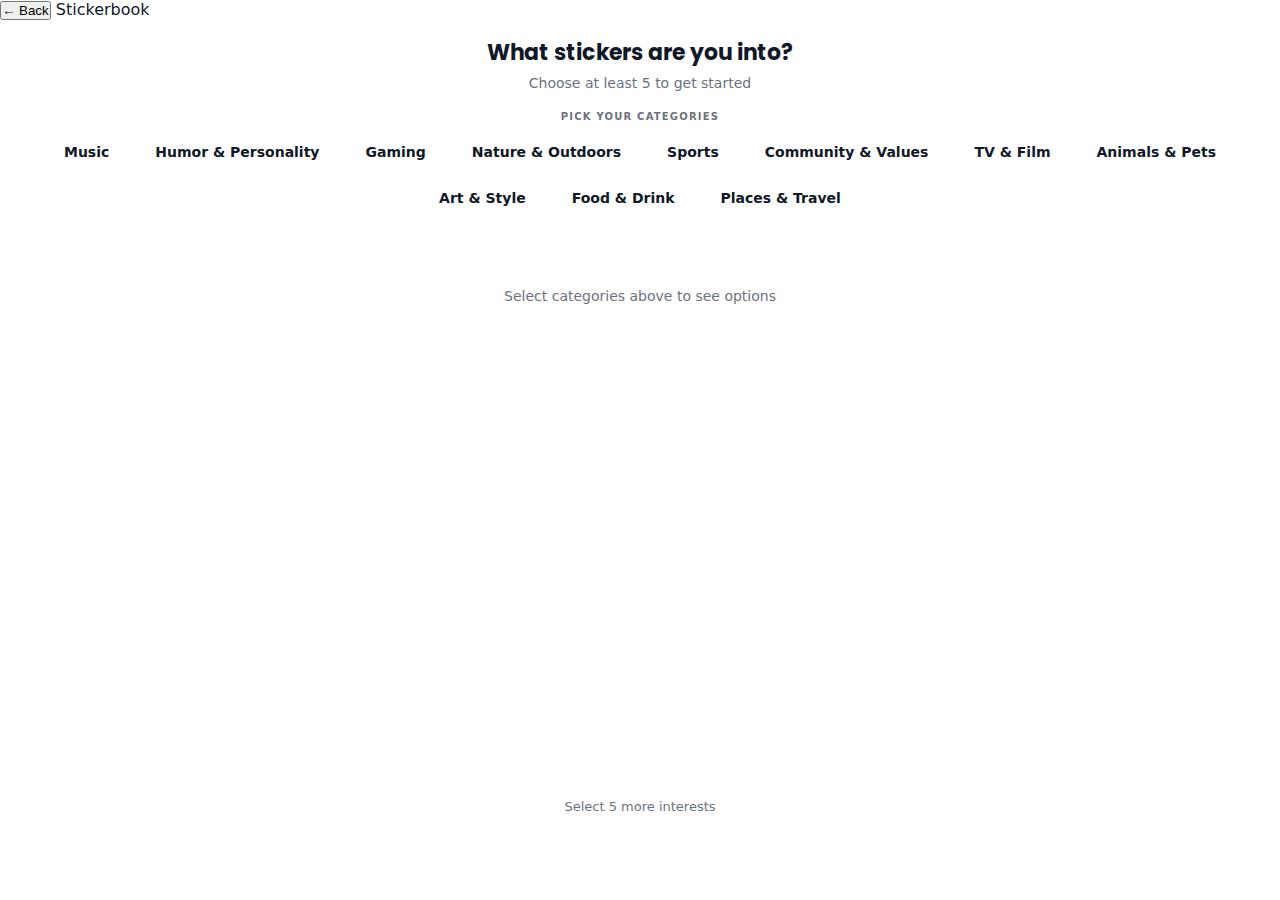
<file: interests.html>
<!DOCTYPE html>
<html lang="en">
<head>
  <meta charset="UTF-8" />
  <title>Stickerbook – Your Interests</title>
  <meta name="viewport" content="width=device-width, initial-scale=1.0, maximum-scale=1.0, user-scalable=no" />
  <link href="https://fonts.googleapis.com/css2?family=Poppins:wght@400;600;700&display=swap" rel="stylesheet">
  <link rel="stylesheet" href="css/stickerbook.css">
  <style>
    html, body {
      height: 100%;
      background: var(--color-canvas);
    }

    .interests-shell {
      min-height: 100vh;
      min-height: 100dvh;
      display: flex;
      flex-direction: column;
      background: var(--color-canvas);
    }

    /* ========== HEADER ========== */
    .interests-header {
      padding: 16px 20px 20px;
      text-align: center;
      flex-shrink: 0;
    }

    .interests-title {
      font-family: var(--font-display);
      font-size: 22px;
      font-weight: 700;
      color: var(--color-text-primary);
      margin-bottom: 6px;
    }

    .interests-subtitle {
      font-size: 14px;
      color: var(--color-text-muted);
    }

    /* ========== CONTENT ========== */
    .interests-content {
      flex: 1;
      padding: 0 20px 40px;
    }

    /* ========== SECTION LABELS ========== */
    .section-label {
      font-size: 10px;
      font-weight: 700;
      letter-spacing: 0.12em;
      text-transform: uppercase;
      color: var(--color-text-muted);
      margin-bottom: 12px;
      text-align: center;
    }

    /* ========== CATEGORY PILLS (top-level multi-select) ========== */
    .category-pills {
      display: flex;
      flex-wrap: wrap;
      justify-content: center;
      gap: 10px;
      margin-bottom: 32px;
    }

    .category-pill {
      padding: 10px 18px;
      background: var(--color-canvas-elevated);
      border: 1.5px solid var(--color-border);
      border-radius: var(--radius-pill);
      font-size: 14px;
      font-weight: 600;
      color: var(--color-text-secondary);
      cursor: pointer;
      transition: all 0.15s ease;
      font-family: var(--font-primary);
    }

    .category-pill:hover {
      border-color: var(--color-purple);
      color: var(--color-text-primary);
    }

    .category-pill.selected {
      background: var(--color-purple);
      border-color: var(--color-purple);
      color: white;
    }

    /* ========== EXPANDED CATEGORY SECTIONS ========== */
    .expanded-sections {
      display: flex;
      flex-direction: column;
      gap: 28px;
      margin-bottom: 32px;
    }

    .expanded-section {
      text-align: center;
    }

    .expanded-section-title {
      font-family: var(--font-display);
      font-size: 16px;
      font-weight: 700;
      color: var(--color-text-primary);
      margin-bottom: 12px;
      display: flex;
      align-items: center;
      justify-content: center;
      gap: 12px;
    }

    .expanded-section-title::before,
    .expanded-section-title::after {
      content: "";
      height: 1px;
      width: 40px;
      background: var(--color-border);
    }

    .sub-pills {
      display: flex;
      flex-wrap: wrap;
      justify-content: center;
      gap: 8px;
    }

    .sub-pill {
      padding: 8px 14px;
      background: var(--color-canvas-elevated);
      border: 1.5px solid var(--color-border);
      border-radius: var(--radius-pill);
      font-size: 13px;
      font-weight: 600;
      color: var(--color-text-secondary);
      cursor: pointer;
      transition: all 0.15s ease;
      font-family: var(--font-primary);
    }

    .sub-pill:hover {
      border-color: var(--color-turquoise);
    }

    .sub-pill.selected {
      background: var(--color-turquoise);
      border-color: var(--color-turquoise);
      color: white;
    }

    /* ========== EMPTY STATE ========== */
    .empty-state {
      text-align: center;
      padding: 40px 20px;
      color: var(--color-text-muted);
      font-size: 14px;
    }

    /* ========== FOOTER ========== */
    .interests-footer {
      padding: 20px;
      padding-bottom: max(24px, env(safe-area-inset-bottom));
      display: flex;
      flex-direction: column;
      gap: 12px;
    }

    .selection-status {
      text-align: center;
      font-size: 13px;
      color: var(--color-text-muted);
      font-weight: 500;
    }

    .selection-status.ready {
      color: var(--color-turquoise);
      font-weight: 600;
    }

    .btn-continue {
      width: 100%;
      padding: 16px 20px;
      background: var(--color-purple);
      border: none;
      border-radius: var(--radius-pill);
      font-size: 15px;
      font-weight: 700;
      color: white;
      cursor: pointer;
      font-family: var(--font-primary);
      transition: all 0.15s ease;
    }

    .btn-continue:disabled {
      opacity: 0.4;
      cursor: not-allowed;
    }

    .btn-continue:not(:disabled):hover {
      opacity: 0.9;
    }

    .btn-continue:not(:disabled):active {
      transform: scale(0.98);
    }
  </style>
</head>
<body>
  <div class="interests-shell">
    
    <!-- Header -->
    <header class="app-header app-header--with-nav">
      <button class="app-header__back" onclick="window.location.href='account.html'">
        <span>←</span> Back
      </button>
      <span class="app-header__title">Stickerbook</span>
      <div class="app-header__accent"></div>
    </header>

    <!-- Title Area -->
    <div class="interests-header">
      <div class="interests-title">What stickers are you into?</div>
      <div class="interests-subtitle">Choose at least 5 to get started</div>
    </div>

    <!-- Content -->
    <div class="interests-content">
      
      <!-- Top-level category pills -->
      <div class="section-label">Pick your categories</div>
      <div class="category-pills" id="category-pills"></div>

      <!-- Expanded sections for selected categories -->
      <div class="expanded-sections" id="expanded-sections">
        <div class="empty-state" id="empty-state">Select categories above to see options</div>
      </div>

    </div>

    <!-- Footer -->
    <div class="interests-footer">
      <div class="selection-status" id="selection-status">Select at least 5 interests</div>
      <button class="btn-continue" id="btn-continue" disabled>Continue</button>
    </div>

  </div>

  <script>
    // ============ INTEREST DATA ============
    const categories = [
      {
        name: "Music",
        subs: ["Rock", "Pop", "Hip Hop / Rap", "Country", "Electronic / EDM", "R&B / Soul", "Jazz", "Classical", "Metal", "Indie / Alternative", "Latin", "K-Pop", "Folk / Americana", "Punk", "Reggae"]
      },
      {
        name: "Humor & Personality",
        subs: ["Memes", "Dad Jokes / Puns", "Sarcasm", "Dark Humor", "Wholesome Vibes", "Chaotic Energy", "Introvert Life", "Nerd / Geek", "Night Owl", "Overthinker", "Chill Vibes"]
      },
      {
        name: "Gaming",
        subs: ["Console Gaming", "PC Gaming", "Mobile Gaming", "Retro Gaming", "RPGs", "Shooters / FPS", "Sports Games", "Racing", "Puzzle / Strategy", "Indie Games", "MMOs", "Fighting Games", "Simulation"]
      },
      {
        name: "Nature & Outdoors",
        subs: ["Hiking", "Gardening", "Fishing", "Hunting", "Stargazing", "Flowers / Plants", "Forest / Woods", "Ocean / Water", "Seasons", "Sustainability", "Weather"]
      },
      {
        name: "Sports",
        subs: ["Basketball", "Football", "Soccer", "Baseball", "Hockey", "Tennis", "Golf", "MMA / Boxing", "Wrestling", "Motorsports", "Extreme Sports", "Running / Fitness", "Swimming", "Cycling"]
      },
      {
        name: "Community & Values",
        subs: ["LGBTQ+", "Faith / Spirituality", "Mental Health", "Environmentalism", "Social Justice", "Body Positivity", "Sobriety", "Neurodiversity", "Veterans / Military", "First Responders", "Parenting / Family", "Educators"]
      },
      {
        name: "TV & Film",
        subs: ["Comedy", "Drama", "Sci-Fi", "Horror", "Reality TV", "Documentaries", "Animation / Cartoons", "Anime", "True Crime", "Superhero / Marvel / DC", "Fantasy", "Romance", "Classic Films", "Musicals"]
      },
      {
        name: "Animals & Pets",
        subs: ["Dogs", "Cats", "Birds", "Fish / Aquariums", "Reptiles", "Horses", "Small Pets", "Exotic Pets", "Wildlife", "Marine Life", "Farm Animals"]
      },
      {
        name: "Art & Style",
        subs: ["Fashion", "Tattoos", "Makeup / Beauty", "Photography", "Painting / Drawing", "Vintage / Retro", "Streetwear", "Cottagecore", "Y2K Aesthetic", "Minimalism", "Goth / Alt"]
      },
      {
        name: "Food & Drink",
        subs: ["Coffee", "Cocktails", "Wine", "Beer / Craft Beer", "Cooking", "Baking", "BBQ / Grilling", "Vegetarian / Vegan", "Fast Food", "Fine Dining", "Street Food", "Comfort Food", "International Cuisine", "Desserts"]
      },
      {
        name: "Places & Travel",
        subs: ["Local Pride", "Road Trips", "Beach / Coastal", "Mountains", "International Travel", "Theme Parks", "Camping", "National Parks", "Historic Sites", "Landmarks", "Urban Exploration"]
      }
    ];

    // ============ STATE ============
    const MIN_SELECTIONS = 5;
    let selectedCategories = new Set();
    let selectedSubcategories = new Set();

    // ============ DOM ============
    const categoryPillsEl = document.getElementById('category-pills');
    const expandedSectionsEl = document.getElementById('expanded-sections');
    const emptyStateEl = document.getElementById('empty-state');
    const statusEl = document.getElementById('selection-status');
    const continueBtn = document.getElementById('btn-continue');

    // ============ INIT ============
    function init() {
      // Load existing interests
      try {
        const saved = JSON.parse(localStorage.getItem('stickerbook_interests') || '[]');
        saved.forEach(i => selectedSubcategories.add(i));
        
        // Auto-select categories that have saved subcategories
        categories.forEach((cat, idx) => {
          if (cat.subs.some(s => selectedSubcategories.has(s))) {
            selectedCategories.add(idx);
          }
        });
      } catch (e) {}

      renderCategoryPills();
      renderExpandedSections();
      updateStatus();
      setupListeners();
    }

    // ============ RENDER ============
    function renderCategoryPills() {
      categoryPillsEl.innerHTML = categories.map((cat, idx) => {
        const isSelected = selectedCategories.has(idx);
        return `
          <div class="category-pill ${isSelected ? 'selected' : ''}" data-index="${idx}">
            ${cat.name}
          </div>
        `;
      }).join('');
    }

    function renderExpandedSections() {
      if (selectedCategories.size === 0) {
        emptyStateEl.style.display = 'block';
        expandedSectionsEl.innerHTML = '';
        expandedSectionsEl.appendChild(emptyStateEl);
        return;
      }

      emptyStateEl.style.display = 'none';
      
      // Build sections for selected categories in order
      const sortedCategories = [...selectedCategories].sort((a, b) => a - b);
      
      expandedSectionsEl.innerHTML = sortedCategories.map(idx => {
        const cat = categories[idx];
        return `
          <div class="expanded-section" data-category="${idx}">
            <div class="expanded-section-title">${cat.name}</div>
            <div class="sub-pills">
              ${cat.subs.map(sub => `
                <div class="sub-pill ${selectedSubcategories.has(sub) ? 'selected' : ''}" data-name="${sub}">
                  ${sub}
                </div>
              `).join('')}
            </div>
          </div>
        `;
      }).join('');
    }

    function updateStatus() {
      const count = selectedSubcategories.size;
      const needed = MIN_SELECTIONS - count;

      if (count >= MIN_SELECTIONS) {
        statusEl.textContent = `${count} interests selected ✓`;
        statusEl.classList.add('ready');
        continueBtn.disabled = false;
      } else {
        statusEl.textContent = `Select ${needed} more interest${needed === 1 ? '' : 's'}`;
        statusEl.classList.remove('ready');
        continueBtn.disabled = true;
      }
    }

    // ============ LISTENERS ============
    function setupListeners() {
      // Category pills (multi-select)
      categoryPillsEl.addEventListener('click', (e) => {
        const pill = e.target.closest('.category-pill');
        if (!pill) return;

        const idx = parseInt(pill.dataset.index);
        
        if (selectedCategories.has(idx)) {
          selectedCategories.delete(idx);
          pill.classList.remove('selected');
        } else {
          selectedCategories.add(idx);
          pill.classList.add('selected');
        }

        renderExpandedSections();
      });

      // Subcategory pills
      expandedSectionsEl.addEventListener('click', (e) => {
        const pill = e.target.closest('.sub-pill');
        if (!pill) return;

        const name = pill.dataset.name;
        
        if (selectedSubcategories.has(name)) {
          selectedSubcategories.delete(name);
          pill.classList.remove('selected');
        } else {
          selectedSubcategories.add(name);
          pill.classList.add('selected');
        }

        updateStatus();
      });

      // Continue
      continueBtn.addEventListener('click', () => {
        saveInterests();
        navigateNext();
      });
    }

    // ============ SAVE & NAVIGATE ============
    function saveInterests() {
      localStorage.setItem('stickerbook_interests', JSON.stringify([...selectedSubcategories]));
    }

    function navigateNext() {
      window.location.href = 'stickerbook.html';
    }

    // ============ START ============
    document.addEventListener('DOMContentLoaded', init);
  </script>
</body>
</html>
</file>
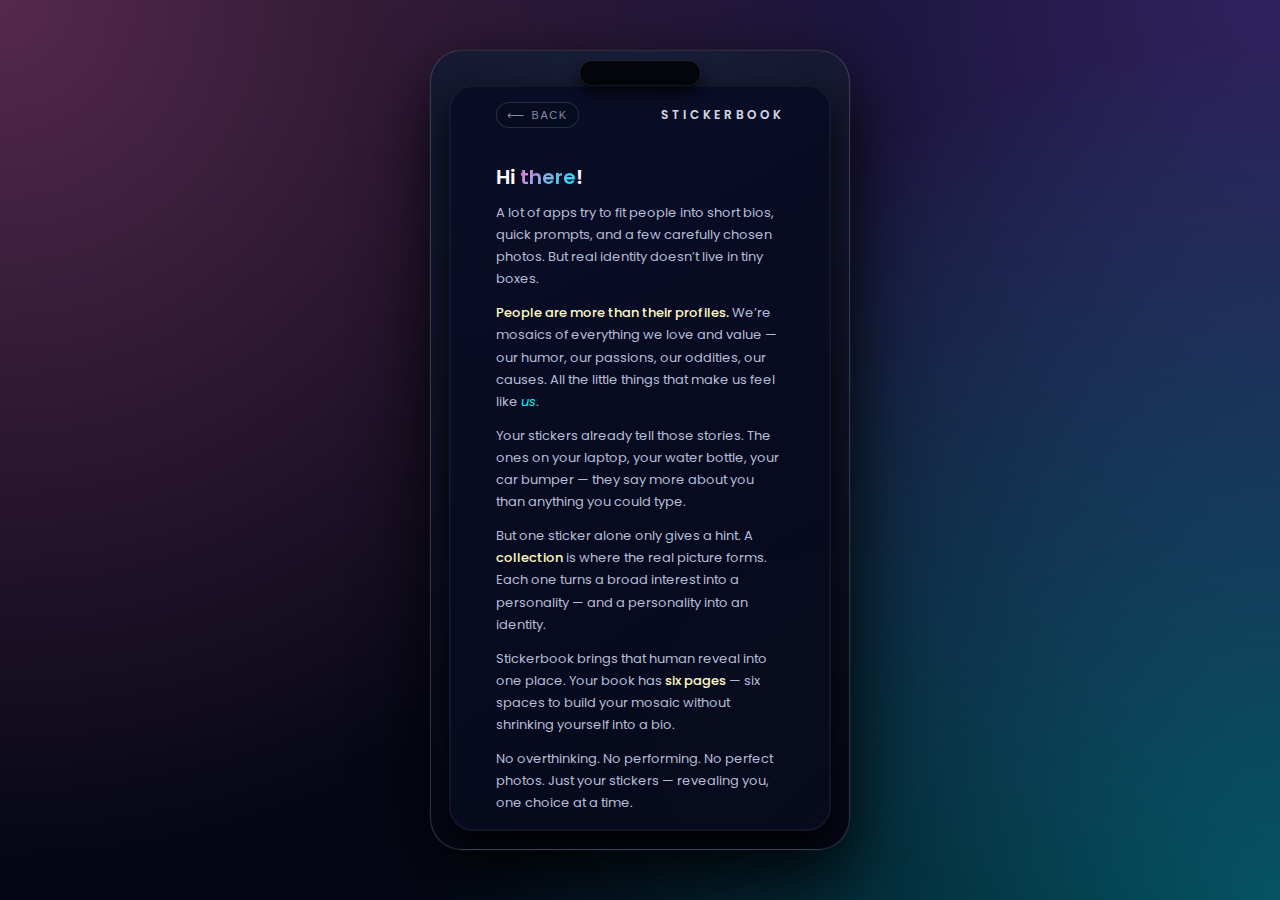
<file: intro.html>
<!DOCTYPE html>
<html lang="en">
<head>
  <meta charset="UTF-8" />
  <title>Stickerbook – Welcome</title>
  <meta name="viewport" content="width=device-width, initial-scale=1.0" />

  <!-- Fonts -->
  <link href="https://fonts.googleapis.com/css2?family=Poppins:wght@400;500;600;700&display=swap" rel="stylesheet">

  <style>
    :root {
      /* Miami Vice inspired palette */
      --bg-deep: #050715;
      --bg-soft-1: rgba(255, 111, 202, 0.25);
      --bg-soft-2: rgba(0, 242, 254, 0.22);

      --shell-border: rgba(255, 255, 255, 0.16);
      --shell-shadow-main: 0 26px 70px rgba(0, 0, 0, 0.9);
      --shell-bg: radial-gradient(circle at top, #1a1f3a, #050715);

      --inner-border: rgba(255, 255, 255, 0.06);
      --inner-bg: linear-gradient(150deg, rgba(9, 13, 38, 0.98), rgba(7, 10, 28, 0.98));

      --text-main: #fdfcff;
      --text-muted: #b5bdd7;
      --text-subtle: #8289a6;

      --accent-pink: #ff6fca;
      --accent-teal: #00f2fe;
      --accent-orange: #ff9f7b;
      --accent-yellow: #ffd369;
      --accent-purple: #8b5bff;

      --accent-bar: linear-gradient(90deg, #ff6fca, #ff9f7b, #00f2fe);

      --btn-primary-bg: linear-gradient(135deg, #ff6fca, #ff9f7b);
      --btn-primary-shadow: 0 16px 32px rgba(255, 111, 202, 0.6);

      --btn-radius: 999px;
      --shell-radius: 32px;
      --inner-radius: 24px;

      --transition-fast: 0.18s ease-out;
    }

    * {
      box-sizing: border-box;
    }

    html, body {
      margin: 0;
      padding: 0;
      height: 100%;
    }

    body {
      min-height: 100vh;
      display: flex;
      align-items: center;
      justify-content: center;
      padding: 16px;
      font-family: "Poppins", system-ui, -apple-system, BlinkMacSystemFont,
        "Segoe UI", sans-serif;
      color: var(--text-main);
      background:
        radial-gradient(circle at top left, rgba(255, 111, 202, 0.32), transparent 55%),
        radial-gradient(circle at bottom right, rgba(0, 242, 254, 0.32), transparent 55%),
        radial-gradient(circle at top right, rgba(139, 91, 255, 0.32), transparent 60%),
        #050715;
      background-attachment: fixed;
    }

    /* Phone shell */

    .phone-shell {
      position: relative;
      width: 420px;
      max-width: 100%;
      height: 800px;
      max-height: calc(100vh - 48px);
      border-radius: var(--shell-radius);
      padding: 18px;
      background: var(--shell-bg);
      border: 1px solid var(--shell-border);
      box-shadow:
        var(--shell-shadow-main),
        0 0 0 1px rgba(255, 255, 255, 0.04);
      display: flex;
      flex-direction: column;
      overflow: hidden;
    }

    /* Fake notch */

    .phone-notch {
      position: absolute;
      top: 10px;
      left: 50%;
      transform: translateX(-50%);
      width: 120px;
      height: 24px;
      border-radius: 999px;
      background: rgba(0, 0, 0, 0.8);
      box-shadow:
        0 0 0 1px rgba(255, 255, 255, 0.06),
        0 6px 14px rgba(0, 0, 0, 0.85);
      z-index: 2;
    }

    /* Inner screen */

    .phone-inner {
      position: relative;
      flex: 1;
      margin-top: 16px;
      border-radius: var(--inner-radius);
      border: 1px solid var(--inner-border);
      background:
        var(--inner-bg),
        url("data:image/svg+xml,%3Csvg width='340' height='600' xmlns='http://www.w3.org/2000/svg'%3E%3Cdefs%3E%3ClinearGradient id='g' x1='0%25' y1='0%25' x2='100%25' y2='100%25'%3E%3Cstop offset='0%25' stop-color='%23ff6fca' stop-opacity='0.36'/%3E%3Cstop offset='50%25' stop-color='%238b5bff' stop-opacity='0.2'/%3E%3Cstop offset='100%25' stop-color='%2300f2fe' stop-opacity='0.26'/%3E%3C/linearGradient%3E%3C/defs%3E%3Ccircle cx='40' cy='60' r='90' fill='url(%23g)'/%3E%3Ccircle cx='320' cy='520' r='140' fill='url(%23g)'/%3E%3C/svg%3E")
          center/cover no-repeat;
      box-shadow:
        inset 0 0 0 1px rgba(255, 255, 255, 0.04),
        0 16px 34px rgba(0, 0, 0, 0.9);
      display: flex;
      flex-direction: column;
      overflow: hidden;
    }

    .shell-inner {
      width: 100%;
      max-width: 320px;
      margin: 0 auto;
      padding: 16px 16px 18px;
      display: flex;
      flex-direction: column;
      overflow-y: auto;
    }

    .shell-inner::-webkit-scrollbar {
      width: 4px;
    }
    .shell-inner::-webkit-scrollbar-track {
      background: transparent;
    }
    .shell-inner::-webkit-scrollbar-thumb {
      background: rgba(255, 255, 255, 0.22);
      border-radius: 999px;
    }

    /* Top row: back + logo */

    .top-row {
      display: flex;
      justify-content: space-between;
      align-items: center;
      margin-bottom: 14px;
    }

    .back-link {
      display: inline-flex;
      align-items: center;
      gap: 6px;
      padding: 6px 10px;
      border-radius: 999px;
      border: 1px solid rgba(255, 255, 255, 0.14);
      background: rgba(7, 12, 32, 0.9);
      color: var(--text-subtle);
      font-size: 11px;
      text-transform: uppercase;
      letter-spacing: 0.14em;
      cursor: pointer;
      outline: none;
      transition: background var(--transition-fast),
        border-color var(--transition-fast),
        transform var(--transition-fast),
        box-shadow var(--transition-fast),
        color var(--transition-fast);
    }

    .back-link span.icon {
      font-size: 12px;
      line-height: 1;
    }

    .back-link:hover {
      background: rgba(12, 19, 50, 0.98);
      border-color: rgba(255, 255, 255, 0.26);
      color: #e5e7ff;
      transform: translateY(-0.5px);
      box-shadow: 0 8px 18px rgba(0, 0, 0, 0.6);
    }

    .back-link:active {
      transform: translateY(0);
      box-shadow: 0 4px 12px rgba(0, 0, 0, 0.7);
    }

    .logo-mark {
      font-size: 12px;
      font-weight: 600;
      letter-spacing: 0.26em;
      text-transform: uppercase;
      color: rgba(239, 241, 255, 0.9);
    }

    /* Accent bar */

    .accent-bar {
      width: 120px;
      height: 4px;
      border-radius: 999px;
      background: var(--accent-bar);
      margin: 4px 0 16px;
      box-shadow: 0 0 18px rgba(255, 111, 202, 0.6);
    }

    /* Title + body */

    .screen-title {
      font-size: 20px;
      font-weight: 600;
      margin: 0 0 10px;
      color: var(--text-main);
    }

    .screen-title span.accent {
      background: linear-gradient(135deg, var(--accent-pink), var(--accent-teal));
      -webkit-background-clip: text;
      background-clip: text;
      color: transparent;
    }

    .screen-body {
      font-size: 13px;
      line-height: 1.7;
      color: var(--text-muted);
      margin: 0 0 12px;
    }

    .screen-body strong {
      color: #fef9c3;
      font-weight: 500;
    }

    .screen-body em {
      font-style: italic;
      color: var(--accent-teal);
    }

    /* CTA row / button */

    .cta-row {
      margin-top: 20px;
      display: flex;
      gap: 10px;
    }

    .cta-button {
      width: 100%;
      padding: 11px 20px;
      border-radius: var(--btn-radius);
      border: none;
      font-size: 12px;
      font-weight: 600;
      text-transform: uppercase;
      letter-spacing: 0.18em;
      background-image: var(--btn-primary-bg);
      color: #1b0517;
      cursor: pointer;
      box-shadow: var(--btn-primary-shadow);
      display: inline-flex;
      align-items: center;
      justify-content: center;
      gap: 6px;
      transition:
        transform var(--transition-fast),
        box-shadow var(--transition-fast),
        filter var(--transition-fast);
    }

    .cta-button:hover {
      transform: translateY(-1px);
      box-shadow:
        0 20px 40px rgba(255, 111, 202, 0.75),
        0 0 0 1px rgba(255, 255, 255, 0.18);
      filter: saturate(1.08);
    }

    .cta-button:active {
      transform: translateY(0);
      box-shadow:
        0 10px 24px rgba(255, 111, 202, 0.6),
        0 0 0 1px rgba(255, 255, 255, 0.22);
    }

    .cta-button span.icon {
      font-size: 13px;
      line-height: 1;
    }

    @media (max-height: 720px) {
      .phone-shell {
        height: 720px;
      }
    }

    @media (max-width: 480px) {
      body {
        padding: 10px;
      }

      .phone-shell {
        height: calc(100vh - 32px);
      }
    }
  </style>
</head>

<body>
  <div class="phone-shell">
    <div class="phone-notch"></div>

    <div class="phone-inner">
      <div class="shell-inner">
        <!-- HEADER -->
        <div class="top-row">
          <button class="back-link" onclick="window.location.href='account.html'">
            <span class="icon">⟵</span>
            <span>Back</span>
          </button>
          <div class="logo-mark">STICKERBOOK</div>
        </div>

        <div class="accent-bar"></div>

        <!-- TITLE -->
        <h1 id="welcomeTitle" class="screen-title">
          Hi <span class="accent">there</span>!
        </h1>

        <!-- BODY TEXT -->
        <p class="screen-body">
          A lot of apps try to fit people into short bios, quick prompts, and a few carefully
          chosen photos. But real identity doesn’t live in tiny boxes.
        </p>

        <p class="screen-body">
          <strong>People are more than their profiles.</strong>
          We’re mosaics of everything we love and value — our humor, our passions, our oddities,
          our causes. All the little things that make us feel like <em>us</em>.
        </p>

        <p class="screen-body">
          Your stickers already tell those stories. The ones on your laptop, your water bottle,
          your car bumper — they say more about you than anything you could type.
        </p>

        <p class="screen-body">
          But one sticker alone only gives a hint. A <strong>collection</strong> is where the real
          picture forms. Each one turns a broad interest into a personality — and a personality
          into an identity.
        </p>

        <p class="screen-body">
          Stickerbook brings that human reveal into one place. Your book has
          <strong>six pages</strong> — six spaces to build your mosaic without shrinking yourself
          into a bio.
        </p>

        <p class="screen-body">
          No overthinking. No performing. No perfect photos. Just your stickers — revealing you,
          one choice at a time.
        </p>

        <!-- CTA -->
        <div class="cta-row">
          <button id="buildBtn" class="cta-button">
            <span>Build My Stickerbook</span>
            <span class="icon">⟶</span>
          </button>
        </div>
      </div>
    </div>
  </div>

  <script>
    // Load name from previous page
    const name = localStorage.getItem("stickerbook_name");
    const welcomeTitle = document.getElementById("welcomeTitle");

    if (name) {
      welcomeTitle.textContent = `Hi ${name}!`;
    }

    // Continue to next step
    document.getElementById("buildBtn").addEventListener("click", () => {
      window.location.href = "sticker-selection.html";
    });
  </script>

</body>
</html>
</file>
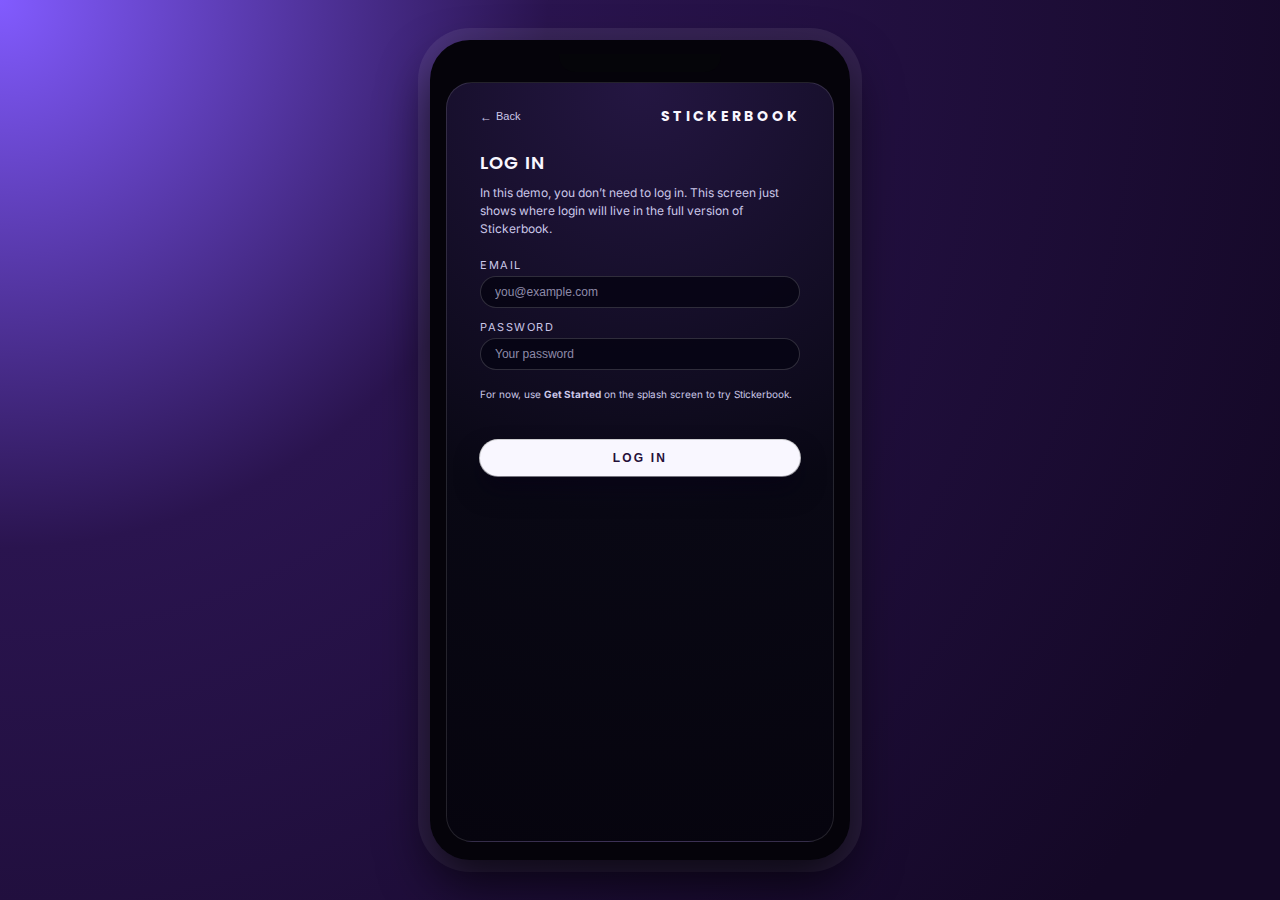
<file: login.html>
<!DOCTYPE html>
<html lang="en">
<head>
  <meta charset="UTF-8" />
  <title>Stickerbook – Log In</title>
  <meta name="viewport" content="width=device-width, initial-scale=1.0" />

  <!-- Fonts -->
  <link href="https://fonts.googleapis.com/css2?family=Poppins:wght@600;700&family=Inter:wght@400;500;600&display=swap" rel="stylesheet">

  <style>
    :root {
      --purple-light: #825BFF;
      --purple-dark: #140826;
      --phone-bg: #05030A;
      --text-main: #F9F7FF;
      --text-muted: #CBC7E8;
      --button-bg: #F9F7FF;
      --button-text: #251039;
      --button-bg-hover: #FFFFFF;
      --field-bg: rgba(7, 4, 20, 0.9);
      --field-border: rgba(255, 255, 255, 0.16);
      --field-border-focus: rgba(255, 255, 255, 0.9);
    }

    * {
      box-sizing: border-box;
    }

    html, body {
      margin: 0;
      padding: 0;
      height: 100%;
    }

    body {
      min-height: 100vh;
      display: flex;
      align-items: center;
      justify-content: center;
      background:
        radial-gradient(circle at top left, var(--purple-light) 0, #2A144F 35%, var(--purple-dark) 90%);
      font-family: "Inter", system-ui, -apple-system, BlinkMacSystemFont, "Segoe UI", sans-serif;
      color: var(--text-main);
    }

    .phone-shell {
      width: min(420px, 100vw - 24px);
      height: min(820px, 100vh - 24px);
      background: var(--phone-bg);
      border-radius: 40px;
      box-shadow:
        0 24px 50px rgba(0, 0, 0, 0.7),
        0 0 0 12px rgba(255, 255, 255, 0.08);
      padding: 14px 16px 18px;
      display: flex;
      flex-direction: column;
      position: relative;
    }

    .phone-notch {
      width: 42%;
      height: 18px;
      border-radius: 0 0 16px 16px;
      background: #050509;
      margin: 0 auto 10px;
    }

    .phone-inner {
      flex: 1;
      border-radius: 26px;
      border: 1px solid rgba(255, 255, 255, 0.12);
      background: radial-gradient(circle at top, #241642 0, #090814 55%, #06040E 100%);
      padding: 22px 18px 20px;
      display: flex;
      flex-direction: column;
      align-items: center;
    }

    .shell-inner {
      width: 100%;
      max-width: 320px;
      margin: 0 auto;
      display: flex;
      flex-direction: column;
      align-items: stretch;
    }

    .top-row {
      display: flex;
      align-items: center;
      justify-content: space-between;
      margin-bottom: 18px;
    }

    .back-link {
      border: none;
      background: transparent;
      color: var(--text-muted);
      font-size: 11px;
      display: inline-flex;
      align-items: center;
      gap: 4px;
      cursor: pointer;
      padding: 4px 0;
    }

    .back-link span.icon {
      font-size: 12px;
      transform: translateY(0.5px);
    }

    .logo-mark {
      font-family: "Poppins", system-ui, sans-serif;
      font-size: 14px;
      font-weight: 700;
      letter-spacing: 0.22em;
      text-transform: uppercase;
      color: #F9F7FF;
    }

    .screen-title {
      font-family: "Poppins", system-ui, sans-serif;
      font-size: 18px;
      font-weight: 600;
      letter-spacing: 0.04em;
      text-transform: uppercase;
      margin: 4px 0 8px;
    }

    .screen-subtitle {
      font-size: 12px;
      line-height: 1.5;
      color: var(--text-muted);
      margin: 0 0 16px;
    }

    .form {
      display: flex;
      flex-direction: column;
      gap: 12px;
      margin-top: 4px;
    }

    .field {
      display: flex;
      flex-direction: column;
      gap: 4px;
    }

    .field-label {
      font-size: 11px;
      text-transform: uppercase;
      letter-spacing: 0.14em;
      color: var(--text-muted);
    }

    .field-input {
      border-radius: 999px;
      border: 1px solid var(--field-border);
      padding: 8px 14px;
      font-size: 12px;
      background: var(--field-bg);
      color: var(--text-main);
      outline: none;
      transition: border-color 0.18s ease, box-shadow 0.18s ease, background 0.18s ease;
    }

    .field-input::placeholder {
      color: rgba(203, 199, 232, 0.7);
    }

    .field-input:focus {
      border-color: var(--field-border-focus);
      box-shadow: 0 0 0 1px rgba(255, 255, 255, 0.6);
    }

    .helper-text {
      font-size: 10px;
      color: var(--text-muted);
      margin-top: 6px;
    }

    .cta-row {
      margin-top: 18px;
      display: flex;
      flex-direction: column;
      gap: 10px;
    }

    .btn-primary {
      border-radius: 999px;
      border: none;
      padding: 11px 26px;
      font-size: 12px;
      font-weight: 600;
      cursor: pointer;
      background: var(--button-bg);
      color: var(--button-text);
      box-shadow:
        0 14px 24px rgba(5, 0, 20, 0.55),
        0 0 0 1px rgba(255, 255, 255, 0.85);
      display: inline-flex;
      align-items: center;
      justify-content: center;
      gap: 8px;
      letter-spacing: 0.18em;
      text-transform: uppercase;
      width: 100%;
      transition: background 0.18s ease, transform 0.15s ease, box-shadow 0.18s ease;
    }

    .btn-primary:hover {
      background: var(--button-bg-hover);
      transform: translateY(-1px);
      box-shadow:
        0 18px 26px rgba(5, 0, 20, 0.7),
        0 0 0 1px rgba(255, 255, 255, 0.95);
    }

    .btn-primary:active {
      transform: translateY(0);
      box-shadow:
        0 10px 16px rgba(5, 0, 20, 0.6),
        0 0 0 1px rgba(255, 255, 255, 0.9);
    }

    @media (max-width: 480px) {
      .phone-inner {
        padding: 20px 16px 18px;
      }
      .screen-title {
        font-size: 16px;
      }
      .screen-subtitle {
        font-size: 11px;
      }
      .field-input {
        font-size: 11px;
      }
      .btn-primary {
        font-size: 11px;
      }
    }
  </style>
</head>
<body>
  <div class="phone-shell">
    <div class="phone-notch"></div>
    <div class="phone-inner">
      <div class="shell-inner">
        <div class="top-row">
          <button class="back-link" onclick="window.location.href='index.html'">
            <span class="icon">←</span>
            <span>Back</span>
          </button>
          <div class="logo-mark">STICKERBOOK</div>
        </div>

        <h1 class="screen-title">Log In</h1>
        <p class="screen-subtitle">
          In this demo, you don’t need to log in. This screen just shows where login will live in the full version of Stickerbook.
        </p>

        <form class="form" autocomplete="off">
          <div class="field">
            <label class="field-label" for="login-email">Email</label>
            <input
              id="login-email"
              class="field-input"
              type="email"
              placeholder="you@example.com"
            />
          </div>

          <div class="field">
            <label class="field-label" for="login-password">Password</label>
            <input
              id="login-password"
              class="field-input"
              type="password"
              placeholder="Your password"
            />
          </div>

          <p class="helper-text">
            For now, use <strong>Get Started</strong> on the splash screen to try Stickerbook.
          </p>

          <div class="cta-row">
            <button id="login-btn" type="button" class="btn-primary">
              Log In
            </button>
          </div>
        </form>
      </div>
    </div>
  </div>

  <script>
    document.getElementById('login-btn').addEventListener('click', function () {
      alert("Login isn’t required in this demo.\nUse Get Started from the splash screen to experience Stickerbook.");
    });
  </script>
</body>
</html>
</file>
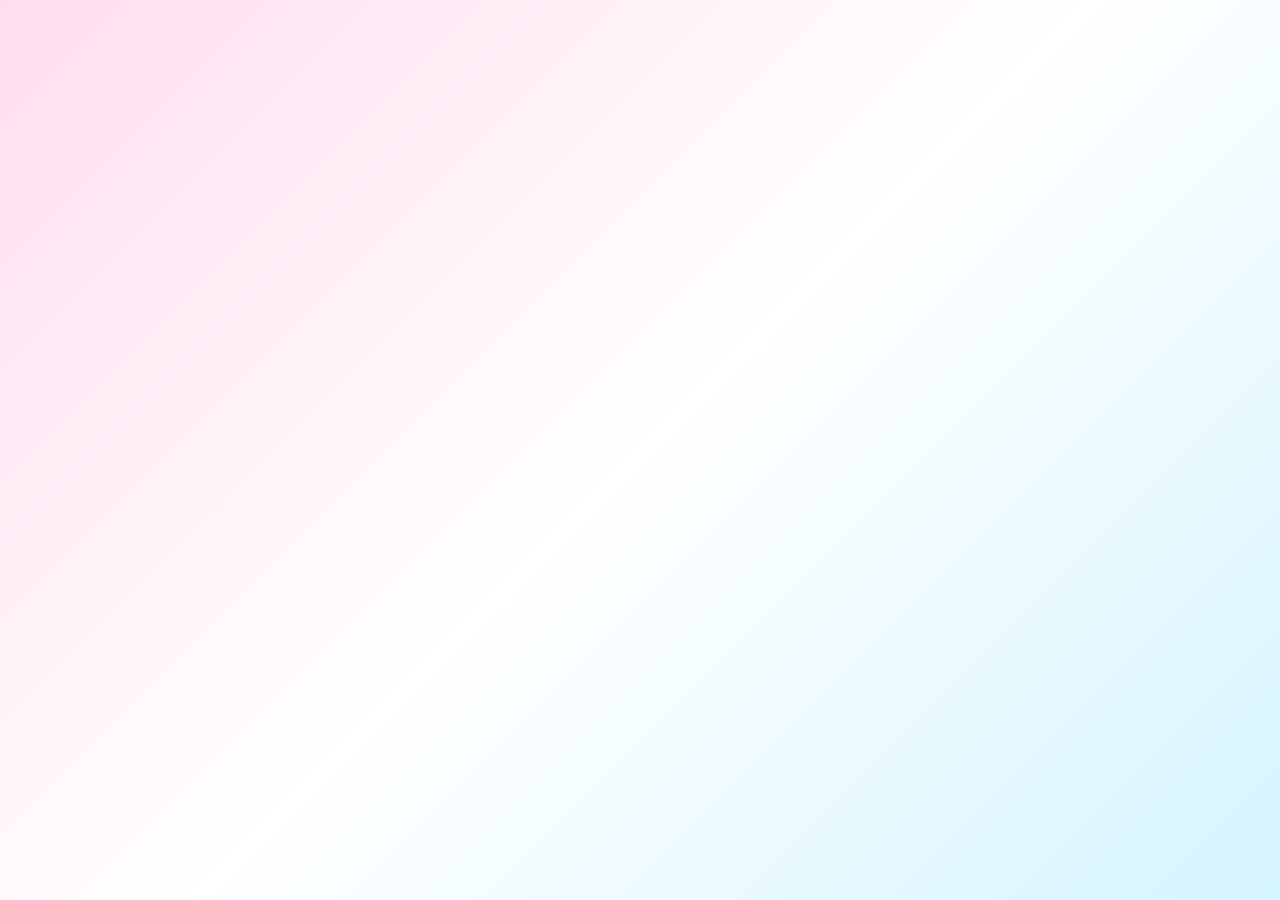
<file: splash.html>
<!DOCTYPE html>
<html lang="en">
<head>
  <meta charset="UTF-8">
  <meta name="viewport" content="width=device-width, initial-scale=1.0, user-scalable=no">
  <title>Stickerbook</title>
  <link href="https://fonts.googleapis.com/css2?family=Poppins:wght@600;700&display=swap" rel="stylesheet">
  <style>
    * {
      margin: 0;
      padding: 0;
      box-sizing: border-box;
    }

    html, body {
      height: 100%;
      overflow: hidden;
    }

    body {
      font-family: system-ui, -apple-system, BlinkMacSystemFont, "Segoe UI", sans-serif;
      background: linear-gradient(135deg, #ffddee 0%, #ffffff 50%, #d4f4ff 100%);
      min-height: 100vh;
      min-height: 100dvh;
      display: flex;
      flex-direction: column;
      align-items: center;
      justify-content: center;
    }

    /* ========== SPLASH STATE ========== */
    .sticker-area {
      display: grid;
      grid-template-columns: repeat(4, 70px);
      grid-template-rows: repeat(5, 70px);
      gap: 12px;
      transition: opacity 0.2s ease-out;
    }

    .sticker-area.fade-out {
      opacity: 0;
    }

    .sticker {
      width: 70px;
      height: 70px;
      transform: scale(0.05);
      opacity: 0;
      display: flex;
      align-items: center;
      justify-content: center;
    }

    .sticker img {
      width: 100%;
      height: 100%;
      object-fit: contain;
    }

    /* Center featured cell - holds the title */
    .sticker.featured {
      grid-column: span 2;
      width: 100%;
      height: 100%;
    }

    /* The Stickerbook title in the grid */
    .splash-title {
      font-family: "Poppins", system-ui, sans-serif;
      font-size: 24px;
      font-weight: 700;
      letter-spacing: 0.12em;
      text-transform: uppercase;
      color: #111827;
      white-space: nowrap;
    }

    /* Pop-in animation */
    @keyframes popIn {
      0% {
        transform: scale(0.05);
        opacity: 0;
      }
      50% {
        opacity: 1;
      }
      80% {
        transform: scale(1.05);
      }
      100% {
        transform: scale(1);
        opacity: 1;
      }
    }

    .sticker.placed {
      animation: popIn 0.4s ease-out forwards;
    }

    /* Row timing */
    .sticker.row-1 { animation-delay: 0s; }
    .sticker.row-2 { animation-delay: 0.4s; }
    .sticker.row-3 { animation-delay: 0.8s; }
    .sticker.row-4 { animation-delay: 1.2s; }
    .sticker.row-5 { animation-delay: 1.6s; }

    /* ========== HEADER STATE (after transition) ========== */
    .header-title {
      position: fixed;
      top: 50%;
      left: 50%;
      transform: translate(-50%, -50%);
      font-family: "Poppins", system-ui, sans-serif;
      font-size: 24px;
      font-weight: 700;
      letter-spacing: 0.12em;
      text-transform: uppercase;
      color: #111827;
      opacity: 0;
      pointer-events: none;
      display: flex;
      flex-direction: column;
      align-items: center;
      gap: 8px;
      transition: all 1s ease-out;
    }

    .header-title.visible {
      opacity: 1;
    }

    .header-title.at-top {
      top: 60px;
      font-size: 18px;
      letter-spacing: 0.15em;
    }

    .accent-bar {
      width: 100px;
      height: 3px;
      border-radius: 999px;
      background: linear-gradient(90deg, #ff4f96, #ff7a4e, #22d3ee);
      transition: width 1s ease-out;
    }

    .header-title.at-top .accent-bar {
      width: 80px;
    }

    /* ========== INTRO CONTENT ========== */
    .intro-content {
      position: fixed;
      top: 130px;
      left: 50%;
      transform: translateX(-50%) translateY(30px);
      width: 100%;
      max-width: 340px;
      padding: 0 24px;
      opacity: 0;
      pointer-events: none;
      transition: opacity 0.5s ease-out, transform 0.5s ease-out;
    }

    .intro-content.visible {
      opacity: 1;
      transform: translateX(-50%) translateY(0);
      pointer-events: auto;
    }

    .intro-text {
      font-size: 14px;
      line-height: 1.65;
      color: #111827;
      margin-bottom: 14px;
      font-weight: 500;
    }

    .tagline-highlight {
      font-weight: 700;
      text-transform: uppercase;
      background: linear-gradient(90deg, #ff4f96, #ff7a4e, #22d3ee);
      -webkit-background-clip: text;
      background-clip: text;
      color: transparent;
      letter-spacing: 0.03em;
    }

    .cta-button {
      width: 100%;
      border-radius: 999px;
      border: none;
      padding: 14px 28px;
      font-size: 12px;
      font-weight: 700;
      cursor: pointer;
      background: linear-gradient(135deg, #ff4f96, #ff7a4e, #22d3ee);
      color: #ffffff;
      box-shadow:
        0 12px 22px rgba(236, 72, 153, 0.35),
        0 0 0 1px rgba(248, 250, 252, 0.5);
      letter-spacing: 0.15em;
      text-transform: uppercase;
      margin-top: 10px;
      opacity: 0;
      transition: opacity 0.4s ease-out, transform 0.15s ease, box-shadow 0.15s ease;
    }

    .cta-button.visible {
      opacity: 1;
    }

    .cta-button:hover {
      transform: translateY(-1px);
      box-shadow:
        0 16px 28px rgba(236, 72, 153, 0.4),
        0 0 0 1px rgba(248, 250, 252, 0.7);
    }

    /* ========== RESPONSIVE ========== */
    @media (min-width: 400px) {
      .sticker-area {
        grid-template-columns: repeat(4, 80px);
        grid-template-rows: repeat(5, 80px);
        gap: 14px;
      }
      .sticker {
        width: 80px;
        height: 80px;
      }
      .splash-title {
        font-size: 28px;
      }
      .header-title {
        font-size: 28px;
      }
      .header-title.at-top {
        font-size: 20px;
      }
    }

    @media (min-width: 768px) {
      .sticker-area {
        grid-template-columns: repeat(4, 100px);
        grid-template-rows: repeat(5, 100px);
        gap: 18px;
      }
      .sticker {
        width: 100px;
        height: 100px;
      }
      .splash-title {
        font-size: 32px;
      }
      .header-title {
        font-size: 32px;
      }
      .header-title.at-top {
        font-size: 22px;
        top: 80px;
      }
    }
  </style>
</head>
<body>

  <!-- SPLASH: Sticker grid -->
  <div class="sticker-area" id="stickerArea">
    <!-- Row 1 -->
    <div class="sticker row-1"><img src="assets/Stickers/splash/airplane.png" alt=""></div>
    <div class="sticker row-1"><img src="assets/Stickers/splash/baseball.png" alt=""></div>
    <div class="sticker row-1"><img src="assets/Stickers/splash/controller.png" alt=""></div>
    <div class="sticker row-1"><img src="assets/Stickers/splash/donut.png" alt=""></div>
    <!-- Row 2 -->
    <div class="sticker row-2"><img src="assets/Stickers/splash/fox.png" alt=""></div>
    <div class="sticker row-2"><img src="assets/Stickers/splash/moon.png" alt=""></div>
    <div class="sticker row-2"><img src="assets/Stickers/splash/airplane.png" alt=""></div>
    <div class="sticker row-2"><img src="assets/Stickers/splash/baseball.png" alt=""></div>
    <!-- Row 3: 9, then 10-11 merged with title, then 12 -->
    <div class="sticker row-3"><img src="assets/Stickers/splash/controller.png" alt=""></div>
    <div class="sticker row-3 featured"><span class="splash-title">Stickerbook</span></div>
    <div class="sticker row-3"><img src="assets/Stickers/splash/donut.png" alt=""></div>
    <!-- Row 4 -->
    <div class="sticker row-4"><img src="assets/Stickers/splash/fox.png" alt=""></div>
    <div class="sticker row-4"><img src="assets/Stickers/splash/moon.png" alt=""></div>
    <div class="sticker row-4"><img src="assets/Stickers/splash/airplane.png" alt=""></div>
    <div class="sticker row-4"><img src="assets/Stickers/splash/baseball.png" alt=""></div>
    <!-- Row 5 -->
    <div class="sticker row-5"><img src="assets/Stickers/splash/controller.png" alt=""></div>
    <div class="sticker row-5"><img src="assets/Stickers/splash/donut.png" alt=""></div>
    <div class="sticker row-5"><img src="assets/Stickers/splash/fox.png" alt=""></div>
    <div class="sticker row-5"><img src="assets/Stickers/splash/moon.png" alt=""></div>
  </div>

  <!-- HEADER: Title that persists and moves to top -->
  <div class="header-title" id="headerTitle">
    <span>Stickerbook</span>
    <div class="accent-bar"></div>
  </div>

  <!-- INTRO: Content that fades in -->
  <div class="intro-content" id="introContent">
    <p class="intro-text">
      We all leave little signals — the symbols, references, and pieces of ourselves we put into the world.
      On our shirts. Our bags. Our water bottles. Our laptops. Even the ones we carry on our skin.
    </p>
    <p class="intro-text">
      They're small, but they say a lot. They tell people what we love, what we notice, what matters to us.
    </p>
    <p class="intro-text">
      Stickerbook gathers those signals into pages you can shape with intention. Each sticker is one truth;
      together, they make a picture that feels unmistakably you.
    </p>
    <p class="intro-text">
      And when someone else sees your pages and thinks, "Wait… that looks like my kind of person,"
      you've already skipped the small talk.
    </p>
    <p class="intro-text">
      This is where those signals become
      <span class="tagline-highlight">connections that stick.</span>
    </p>
    <button id="ctaButton" class="cta-button" onclick="window.location.href='account.html'">
      Create Account
    </button>
  </div>

  <script>
    const stickerArea = document.getElementById('stickerArea');
    const headerTitle = document.getElementById('headerTitle');
    const introContent = document.getElementById('introContent');
    const ctaButton = document.getElementById('ctaButton');

    // Start sticker placement animation
    window.addEventListener('load', () => {
      document.querySelectorAll('.sticker').forEach(s => s.classList.add('placed'));

      // After stickers are done (2s) + small pause (0.5s), start transition
      setTimeout(() => {
        // Fade out stickers
        stickerArea.classList.add('fade-out');

        // Show the header title (starts centered)
        headerTitle.classList.add('visible');

        // After stickers fade, start the sequence
        setTimeout(() => {
          stickerArea.style.display = 'none';
          
          // 1. Title slides up (takes 1s)
          headerTitle.classList.add('at-top');

          // 2. Copy slides up (start after title begins moving)
          setTimeout(() => {
            introContent.classList.add('visible');
          }, 400);

          // 3. Button fades in last
          setTimeout(() => {
            ctaButton.classList.add('visible');
          }, 900);

        }, 200);

      }, 2500);
    });
  </script>

</body>
</html>
</file>
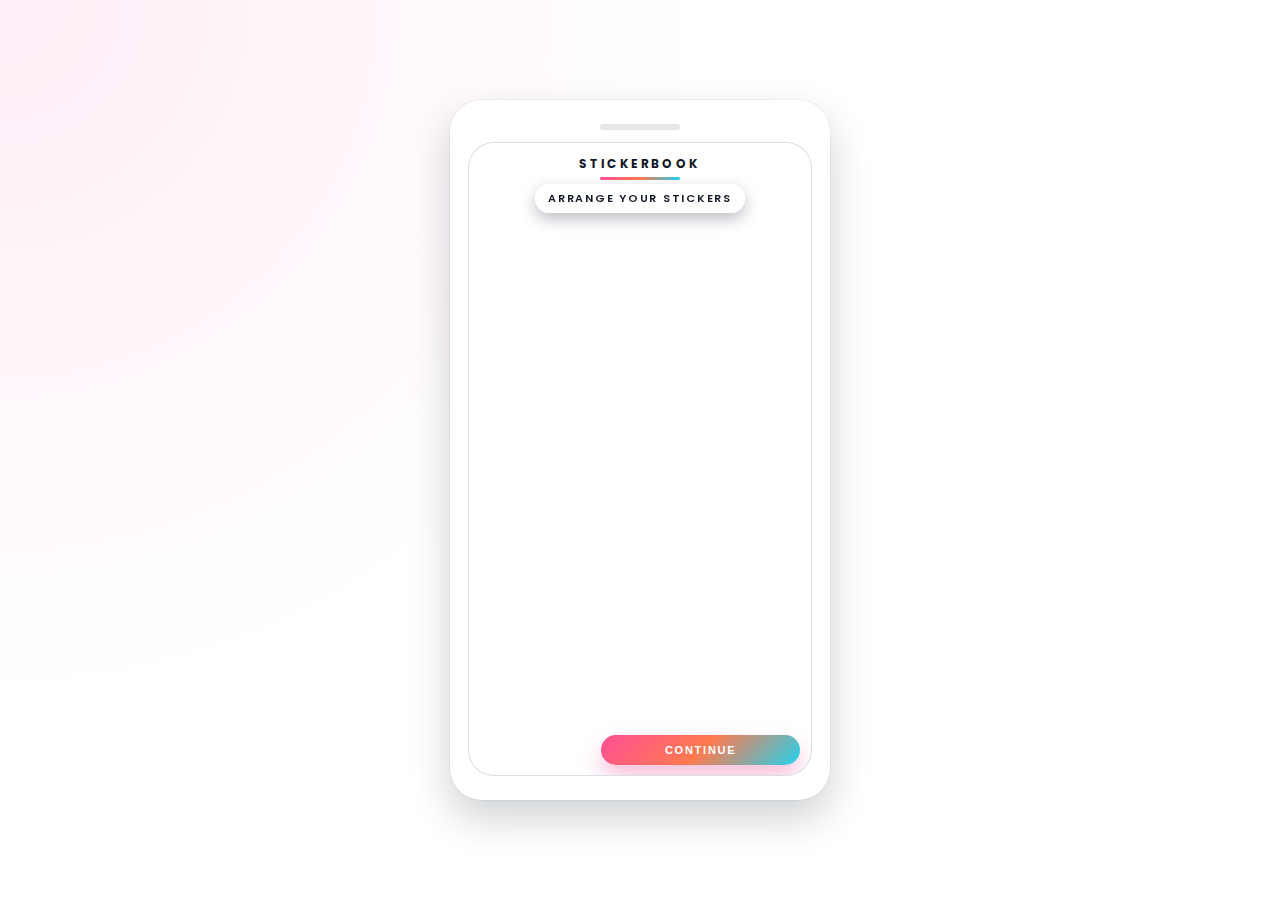
<file: sticker-placement.html>
<!DOCTYPE html>
<html lang="en">
<head>
  <meta charset="UTF-8" />
  <title>Stickerbook – Arrange Your Stickers</title>
  <meta name="viewport" content="width=device-width, initial-scale=1.0" />

  <!-- Fonts -->
  <link href="https://fonts.googleapis.com/css2?family=Poppins:wght@600;700&family=Inter:wght@400;500;600&display=swap" rel="stylesheet">

  <!-- Hammer.js for touch gestures -->
  <script src="https://hammerjs.github.io/dist/hammer.min.js"></script>

  <style>
    :root {
      --bg-pink: #ffeef7;
      --bg-blue: #e7f9ff;

      --shell-bg: #ffffff;
      --shell-border: rgba(148, 163, 184, 0.12);
      --shell-shadow-main: 0 18px 40px rgba(15, 23, 42, 0.20);

      --text-main: #111827;
      --text-muted: #6b7280;
      --text-subtle: #9ca3af;

      --button-gradient: linear-gradient(135deg, #ff4f96, #ff7a4e, #22d3ee);
      --button-text: #ffffff;

      --frosted-bg: rgba(255, 255, 255, 0.9);
      --frosted-border: rgba(255, 255, 255, 0.7);
      --frosted-shadow: 0 6px 16px rgba(15, 23, 42, 0.28);
    }

    * {
      box-sizing: border-box;
    }

    html, body {
      margin: 0;
      padding: 0;
      height: 100%;
    }

    body {
      min-height: 100vh;
      display: flex;
      align-items: center;
      justify-content: center;
      background:
        radial-gradient(circle at top left, var(--bg-pink) 0, #ffffff 45%),
        radial-gradient(circle at bottom right, var(--bg-blue) 0, #ffffff 45%);
      font-family: system-ui, -apple-system, BlinkMacSystemFont, "Inter", "Segoe UI", sans-serif;
      color: var(--text-main);
      padding: 16px;
    }

    .app-shell {
      width: 100%;
      max-width: 420px;
      display: flex;
      justify-content: center;
    }

    .phone-frame {
      width: 100%;
      max-width: 380px;
      background: #ffffff;
      border-radius: 32px;
      padding: 24px 18px 24px;
      box-shadow:
        0 18px 40px rgba(15, 23, 42, 0.20),
        0 0 0 1px rgba(148, 163, 184, 0.10);
      display: flex;
      flex-direction: column;
      align-items: center;

      height: 700px;
      max-height: calc(100vh - 80px);
      overflow: hidden;
    }

    .phone-notch {
      width: 80px;
      height: 6px;
      border-radius: 999px;
      background: #e5e7eb;
      margin-bottom: 12px;
      flex-shrink: 0;
    }

    .phone-inner {
      width: 100%;
      border-radius: 26px;
      border: 1px solid rgba(148, 163, 184, 0.35);
      background: #0ea5e9; /* overridden via JS with chosen background */
      padding: 12px 10px 10px;
      display: flex;
      flex-direction: column;
      align-items: center;
      flex: 1;
      overflow: hidden;
      position: relative;
    }

    .shell-inner {
      width: 100%;
      max-width: 320px;
      margin: 0 auto;
      display: flex;
      flex-direction: column;
      align-items: stretch;
      height: 100%;
      position: relative;
      z-index: 1;
    }

    /* Logo */
    .top-row {
      display: flex;
      align-items: center;
      justify-content: center;
      margin-bottom: 4px;
      flex-shrink: 0;
    }

    .logo-group {
      display: flex;
      flex-direction: column;
      align-items: center;
      gap: 4px;
    }

    .logo-mark {
      font-family: "Poppins", system-ui, sans-serif;
      font-size: 12px;
      font-weight: 700;
      letter-spacing: 0.20em;
      text-transform: uppercase;
      color: var(--text-main);
    }

    .logo-accent {
      width: 80px;
      height: 3px;
      border-radius: 999px;
      background: linear-gradient(90deg, #ff4f96, #ff7a4e, #22d3ee);
    }

    /* Very small header chip */
    .header-card {
      margin-bottom: 4px;
      padding: 5px 12px;
      border-radius: 999px;
      background: var(--frosted-bg);
      border: 1px solid var(--frosted-border);
      backdrop-filter: blur(10px);
      box-shadow: var(--frosted-shadow);
      text-align: center;
      align-self: center;
      flex-shrink: 0;
    }

    .header-title {
      font-family: "Poppins", system-ui, sans-serif;
      font-size: 11px;
      font-weight: 600;
      letter-spacing: 0.16em;
      text-transform: uppercase;
      color: var(--text-main);
      margin: 0;
    }

    /* Play area */
    .play-area {
      flex: 1;
      min-height: 0;
      margin: 4px 0 10px;
      position: relative;
    }

    #stickerCanvas {
      position: relative;
      width: 100%;
      height: 100%;
      touch-action: none; /* important for Hammer gestures */
    }

    .sticker {
      position: absolute;
      touch-action: none; /* prevent browser from hijacking gestures */
      user-select: none;
      transform-origin: center center;
      cursor: grab;
      border-radius: 18px;
    }

    .sticker img {
      width: 100%;
      height: 100%;
      object-fit: contain;
      pointer-events: none;
      user-select: none;
      display: block;
    }

    .sticker.active {
      box-shadow:
        0 0 0 2px rgba(14, 165, 233, 0.7),
        0 8px 18px rgba(15, 23, 42, 0.45);
    }

    /* Footer buttons */
    .footer-row {
      display: flex;
      align-items: center;
      gap: 10px;
      flex-shrink: 0;
    }

    .btn-outline {
      border-radius: 999px;
      border: 1px solid rgba(248, 250, 252, 0.85);
      padding: 8px 14px;
      font-size: 11px;
      font-weight: 600;
      cursor: pointer;
      background: rgba(15, 23, 42, 0.14);
      color: #f9fafb;
      display: inline-flex;
      align-items: center;
      justify-content: center;
      white-space: nowrap;
      transition:
        transform 0.12s ease,
        box-shadow 0.18s ease,
        opacity 0.18s ease,
        background 0.18s ease;
      flex: 0 0 auto;
    }

    .btn-outline.hidden-remove {
      opacity: 0;
      pointer-events: none;
      transform: translateY(4px);
      box-shadow: none;
    }

    .btn-outline:not(.hidden-remove):active {
      transform: translateY(1px) scale(0.99);
      box-shadow: 0 4px 10px rgba(15, 23, 42, 0.55);
    }

    .btn-primary {
      border-radius: 999px;
      border: none;
      padding: 9px 20px;
      font-size: 11px;
      font-weight: 700;
      cursor: pointer;
      background: var(--button-gradient);
      color: var(--button-text);
      box-shadow:
        0 12px 22px rgba(236, 72, 153, 0.35),
        0 0 0 1px rgba(248, 250, 252, 0.5);
      display: inline-flex;
      align-items: center;
      justify-content: center;
      letter-spacing: 0.16em;
      text-transform: uppercase;
      white-space: nowrap;
      transition:
        background 0.18s ease,
        transform 0.15s ease,
        box-shadow 0.18s ease,
        opacity 0.18s ease;
      flex: 1;
    }

    .btn-primary:not(:disabled):active {
      transform: translateY(1px) scale(0.99);
      box-shadow:
        0 6px 12px rgba(236, 72, 153, 0.30);
    }

    .btn-primary:disabled {
      opacity: 0.35;
      cursor: not-allowed;
      box-shadow:
        0 0 0 1px rgba(209, 213, 219, 0.8);
      background: linear-gradient(135deg, #f9fafb, #e5e7eb);
      color: #9ca3af;
    }

    /* Save toast */
    .save-toast {
      position: absolute;
      bottom: 14px;
      left: 50%;
      transform: translateX(-50%);
      padding: 6px 12px;
      border-radius: 999px;
      background: rgba(15, 23, 42, 0.9);
      color: #f9fafb;
      font-size: 10px;
      opacity: 0;
      pointer-events: none;
      transition: opacity 0.18s ease;
      z-index: 3;
    }

    .save-toast.visible {
      opacity: 1;
    }

    @media (max-width: 480px) {
      .phone-frame {
        height: 640px;
        max-height: calc(100vh - 48px);
        padding: 20px 14px 20px;
      }

      .phone-inner {
        padding: 10px 8px 10px;
      }

      .header-title {
        font-size: 10px;
      }

      .btn-primary {
        font-size: 10px;
      }
    }
  </style>
</head>
<body>
  <div class="app-shell">
    <div class="phone-frame">
      <div class="phone-notch"></div>

      <div class="phone-inner" id="phone-inner">
        <div class="shell-inner">
          <!-- Logo -->
          <div class="top-row">
            <div class="logo-group">
              <div class="logo-mark">STICKERBOOK</div>
              <div class="logo-accent"></div>
            </div>
          </div>

          <!-- Tiny header chip -->
          <div class="header-card">
            <h1 class="header-title">Arrange your stickers</h1>
          </div>

          <!-- Central play area -->
          <div class="play-area" id="play-area">
            <div id="stickerCanvas"></div>
          </div>

          <!-- Footer actions -->
          <div class="footer-row">
            <button id="remove-button" class="btn-outline hidden-remove" type="button" disabled>
              Remove sticker
            </button>
            <button id="continue-button" class="btn-primary" type="button">
              Continue
            </button>
          </div>
        </div>

        <div id="save-toast" class="save-toast">Page saved</div>
      </div>
    </div>
  </div>

  <script>
    const GRID_COLS = 4;
    const GRID_ROWS = 5; // up to 20 stickers
    const SAFE_MARGIN = 8; // padding inside play area bounds

    const phoneInner = document.getElementById("phone-inner");
    const playArea = document.getElementById("play-area");
    const canvas = document.getElementById("stickerCanvas");
    const removeButton = document.getElementById("remove-button");
    const continueButton = document.getElementById("continue-button");
    const saveToast = document.getElementById("save-toast");

    let pageData = null;
    let stickersData = [];
    let currentZ = 10;
    let activeSticker = null;
    let canvasBounds = { width: 0, height: 0 };

    function showToast() {
      saveToast.classList.add("visible");
      setTimeout(() => {
        saveToast.classList.remove("visible");
      }, 1500);
    }

    function loadPageFromStorage() {
      const rawPage = localStorage.getItem("stickerbook_page_1");
      if (rawPage) {
        try {
          pageData = JSON.parse(rawPage);
        } catch {
          pageData = null;
        }
      }

      if (!pageData || !pageData.stickers || !Array.isArray(pageData.stickers)) {
        const bg =
          localStorage.getItem("stickerbook_page_1_background") ||
          localStorage.getItem("current_page_background") ||
          "#ffffff";

        let stickerIds = [];
        try {
          const rawSel = localStorage.getItem("stickerbookSelectedStickers");
          if (rawSel) {
            const arr = JSON.parse(rawSel);
            if (Array.isArray(arr)) stickerIds = arr;
          }
        } catch {
          stickerIds = [];
        }

        pageData = {
          background: bg,
          stickers: stickerIds.map((id) => ({ id, src: null }))
        };
      }

      // Try to hydrate src from stickerbook_pages
      try {
        const allPagesRaw = localStorage.getItem("stickerbook_pages");
        if (allPagesRaw) {
          const allPages = JSON.parse(allPagesRaw);
          if (allPages && allPages.page_1 && Array.isArray(allPages.page_1.stickers)) {
            const map = {};
            allPages.page_1.stickers.forEach((s) => {
              map[s.id] = s.src || s.image;
            });
            pageData.stickers.forEach((s) => {
              if (!s.src && map[s.id]) {
                s.src = map[s.id];
              }
            });
          }
        }
      } catch {
        // ignore
      }

      // Filter out any stickers with no src
      pageData.stickers = pageData.stickers.filter((s) => !!s.src);
    }

    function updateBackground() {
      const bg = pageData && pageData.background ? pageData.background : "#ffffff";
      phoneInner.style.background = bg;
    }

    function recalcCanvasBounds() {
      const rect = playArea.getBoundingClientRect();
      canvasBounds.width = rect.width;
      canvasBounds.height = rect.height;
    }

    // Lay out stickers in a 4x5 grid on this page
    function layoutStickersOnGrid() {
      if (!pageData || !pageData.stickers) return;

      recalcCanvasBounds();

      const innerWidth = canvasBounds.width - SAFE_MARGIN * 2;
      const innerHeight = canvasBounds.height - SAFE_MARGIN * 2;
      const cellWidth = innerWidth / GRID_COLS;
      const cellHeight = innerHeight / GRID_ROWS;

      const maxCells = GRID_COLS * GRID_ROWS;
      const count = Math.min(pageData.stickers.length, maxCells);

      for (let index = 0; index < count; index++) {
        const sticker = pageData.stickers[index];
        const row = Math.floor(index / GRID_COLS);
        const col = index % GRID_COLS;

        const cellCenterX = SAFE_MARGIN + col * cellWidth + cellWidth / 2;
        const cellCenterY = SAFE_MARGIN + row * cellHeight + cellHeight / 2;

        const stickerSize = Math.min(cellWidth, cellHeight) * 0.8;

        sticker.scale = 1;
        sticker.rotation = 0;
        sticker.size = stickerSize;

        const halfSize = stickerSize / 2;
        sticker.x = cellCenterX - halfSize;
        sticker.y = cellCenterY - halfSize;
      }

      // If there are extra stickers beyond grid capacity, stack along bottom center
      for (let i = maxCells; i < pageData.stickers.length; i++) {
        const sticker = pageData.stickers[i];
        const stickerSize = Math.min(cellWidth, cellHeight) * 0.8;
        sticker.scale = 1;
        sticker.rotation = 0;
        sticker.size = stickerSize;
        const halfSize = stickerSize / 2;
        sticker.x = canvasBounds.width / 2 - halfSize;
        sticker.y = canvasBounds.height - SAFE_MARGIN - stickerSize;
      }

      stickersData = pageData.stickers;
    }

    function clampStickerPosition(stickerObj) {
      const size = stickerObj.size || 80;
      const minX = SAFE_MARGIN;
      const minY = SAFE_MARGIN;
      const maxX = canvasBounds.width - size - SAFE_MARGIN;
      const maxY = canvasBounds.height - size - SAFE_MARGIN;

      if (stickerObj.x < minX) stickerObj.x = minX;
      if (stickerObj.y < minY) stickerObj.y = minY;
      if (stickerObj.x > maxX) stickerObj.x = maxX;
      if (stickerObj.y > maxY) stickerObj.y = maxY;
    }

    function setActiveSticker(el) {
      if (activeSticker === el) return;

      if (activeSticker) {
        activeSticker.classList.remove("active");
      }
      activeSticker = el;

      if (activeSticker) {
        activeSticker.classList.add("active");
        removeButton.disabled = false;
        removeButton.classList.remove("hidden-remove");
      } else {
        removeButton.disabled = true;
        removeButton.classList.add("hidden-remove");
      }
    }

    function attachGestureHandlers(el) {
      // Explicit Hammer manager + recognizers
      const hammer = new Hammer.Manager(el);

      const pan = new Hammer.Pan({
        threshold: 0,
        pointers: 0
      });

      const pinch = new Hammer.Pinch({
        threshold: 0
      });

      const rotate = new Hammer.Rotate({
        threshold: 0
      });

      // Allow gestures to recognize together
      pinch.recognizeWith(rotate);
      pinch.recognizeWith(pan);
      rotate.recognizeWith(pan);

      hammer.add([pan, pinch, rotate]);

      let startX = 0;
      let startY = 0;
      let startScale = 1;
      let startRotation = 0;

      hammer.on("panstart", (ev) => {
        setActiveSticker(el);
        el.style.zIndex = ++currentZ;

        startX = parseFloat(el.dataset.x) || 0;
        startY = parseFloat(el.dataset.y) || 0;
      });

      hammer.on("panmove", (ev) => {
        const id = el.dataset.id;
        const st = stickersData.find((s) => s.id === id);
        if (!st) return;

        st.x = startX + ev.deltaX;
        st.y = startY + ev.deltaY;

        clampStickerPosition(st);

        el.dataset.x = st.x;
        el.dataset.y = st.y;
        el.style.left = st.x + "px";
        el.style.top = st.y + "px";
      });

      hammer.on("pinchstart", () => {
        setActiveSticker(el);
        el.style.zIndex = ++currentZ;

        startScale = parseFloat(el.dataset.scale) || 1;
      });

      hammer.on("pinchmove", (ev) => {
        const id = el.dataset.id;
        const st = stickersData.find((s) => s.id === id);
        if (!st) return;

        let newScale = startScale * (ev.scale || 1);
        if (newScale < 0.35) newScale = 0.35;
        if (newScale > 3.0) newScale = 3.0;

        st.scale = newScale;

        const rotation = st.rotation || 0;

        el.dataset.scale = newScale;
        el.style.transform = `scale(${newScale}) rotate(${rotation}deg)`;
      });

      hammer.on("rotatestart", () => {
        setActiveSticker(el);
        el.style.zIndex = ++currentZ;

        startRotation = parseFloat(el.dataset.rotation) || 0;
      });

      hammer.on("rotatemove", (ev) => {
        const id = el.dataset.id;
        const st = stickersData.find((s) => s.id === id);
        if (!st) return;

        const newRotation = startRotation + (ev.rotation || 0);
        st.rotation = newRotation;

        const scale = st.scale || parseFloat(el.dataset.scale) || 1;

        el.dataset.rotation = newRotation;
        el.style.transform = `scale(${scale}) rotate(${newRotation}deg)`;
      });

      // Persist layout after each finished gesture
      hammer.on("panend pinchend rotateend", () => {
        saveLayoutToStorage();
      });
    }

    function createStickerElement(stickerObj) {
      const el = document.createElement("div");
      el.className = "sticker";

      const size = stickerObj.size || 80;

      clampStickerPosition(stickerObj);

      el.style.width = size + "px";
      el.style.height = size + "px";
      el.style.left = stickerObj.x + "px";
      el.style.top = stickerObj.y + "px";

      const scale = stickerObj.scale || 1;
      const rotation = stickerObj.rotation || 0;

      el.style.transform = `scale(${scale}) rotate(${rotation}deg)`;
      el.style.zIndex = (stickerObj.zIndex && Number.isFinite(stickerObj.zIndex))
        ? stickerObj.zIndex
        : ++currentZ;

      el.dataset.id = stickerObj.id;
      el.dataset.src = stickerObj.src;
      el.dataset.x = stickerObj.x;
      el.dataset.y = stickerObj.y;
      el.dataset.scale = scale;
      el.dataset.rotation = rotation;

      const img = document.createElement("img");
      img.src = stickerObj.src;
      img.alt = "";
      el.appendChild(img);

      // click / tap to select
      el.addEventListener("click", (event) => {
        event.stopPropagation();
        setActiveSticker(el);
        el.style.zIndex = ++currentZ;
      });

      attachGestureHandlers(el);

      return el;
    }

    function renderStickers() {
      canvas.innerHTML = "";
      stickersData.forEach((sticker) => {
        const el = createStickerElement(sticker);
        canvas.appendChild(el);
      });
      setActiveSticker(null); // start with nothing selected
    }

    function saveLayoutToStorage() {
      const els = Array.from(canvas.querySelectorAll(".sticker"));
      const stickers = els.map((el) => ({
        id: el.dataset.id,
        src: el.dataset.src,
        x: parseFloat(el.dataset.x) || 0,
        y: parseFloat(el.dataset.y) || 0,
        scale: parseFloat(el.dataset.scale) || 1,
        rotation: parseFloat(el.dataset.rotation) || 0,
        zIndex: parseInt(el.style.zIndex || "1", 10)
      }));

      const bg =
        (pageData && pageData.background) ||
        phoneInner.style.background ||
        "#ffffff";

      const page1 = {
        background: bg,
        stickers
      };

      localStorage.setItem("stickerbook_page_1", JSON.stringify(page1));

      try {
        const existingRaw = localStorage.getItem("stickerbook_pages");
        const existing = existingRaw ? JSON.parse(existingRaw) : {};
        existing.page_1 = page1;
        localStorage.setItem("stickerbook_pages", JSON.stringify(existing));
      } catch {
        localStorage.setItem("stickerbook_pages", JSON.stringify({ page_1: page1 }));
      }
    }

    function handleRemoveActiveSticker() {
      if (!activeSticker) return;

      const id = activeSticker.dataset.id;
      stickersData = stickersData.filter((s) => s.id !== id);

      activeSticker.remove();
      setActiveSticker(null);
      saveLayoutToStorage();
    }

    function init() {
      loadPageFromStorage();
      updateBackground();
      recalcCanvasBounds();
      layoutStickersOnGrid();
      renderStickers();

      // Remove button
      removeButton.addEventListener("click", (event) => {
        event.stopPropagation();
        handleRemoveActiveSticker();
      });

      // Continue button
      continueButton.addEventListener("click", () => {
        saveLayoutToStorage();
        showToast();
        // MVP: stay on page
      });

      // Tap empty space to clear selection
      playArea.addEventListener("click", (event) => {
        if (event.target === playArea || event.target === canvas) {
          setActiveSticker(null);
        }
      });

      window.addEventListener("resize", () => {
        recalcCanvasBounds();
        // do NOT re-grid on resize; user layout stays
      });
    }

    // Stop iOS Safari from hijacking pinch for page zoom
    document.addEventListener(
      "gesturestart",
      function (e) {
        e.preventDefault();
      },
      { passive: false }
    );
    document.addEventListener(
      "gesturechange",
      function (e) {
        e.preventDefault();
      },
      { passive: false }
    );
    document.addEventListener(
      "gestureend",
      function (e) {
        e.preventDefault();
      },
      { passive: false }
    );

    document.addEventListener("DOMContentLoaded", init);
  </script>
</body>
</html>
</file>
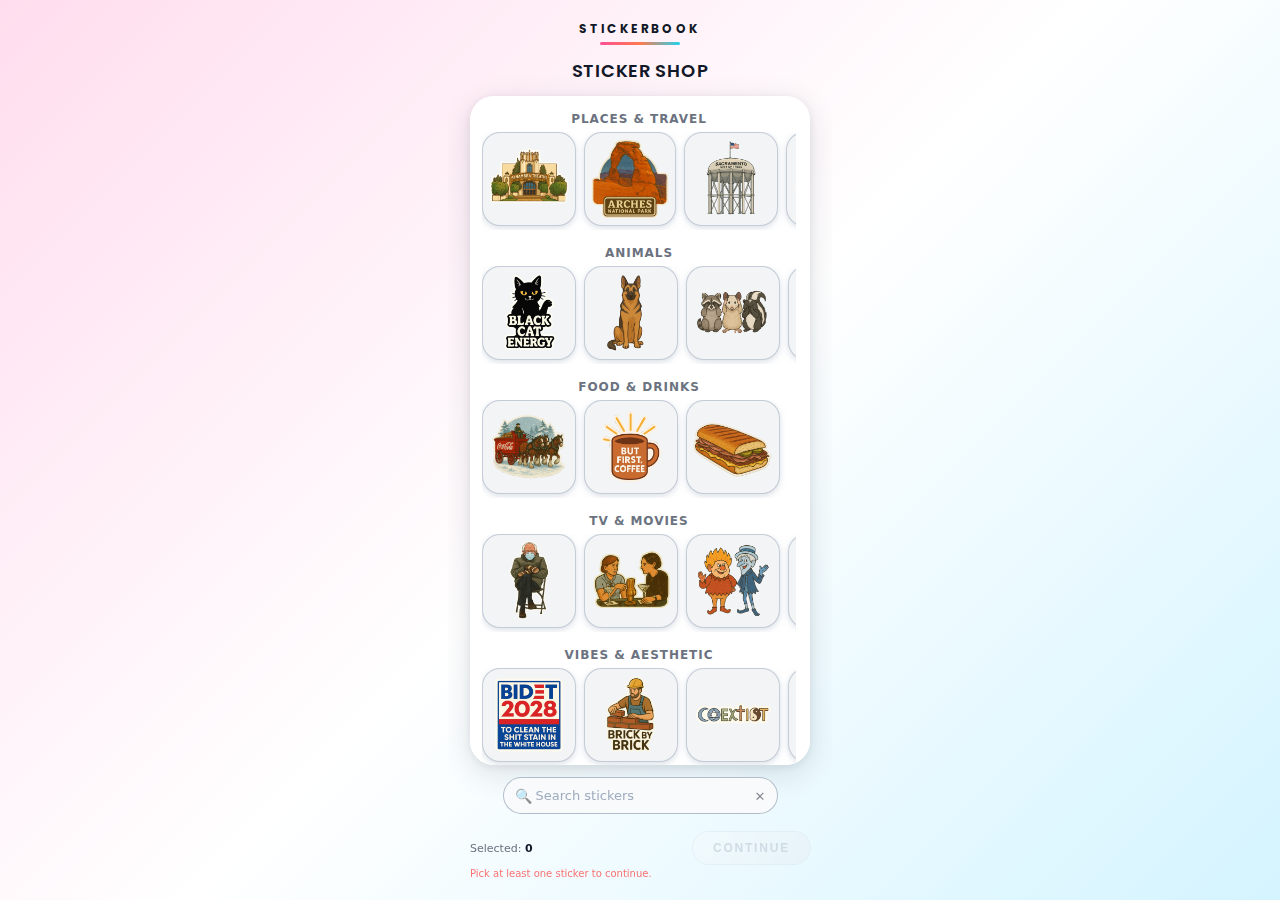
<file: sticker-selection.html>
<!DOCTYPE html>
<html lang="en">
<head>
  <meta charset="UTF-8" />
  <title>Stickerbook – Sticker Shop</title>
  <meta name="viewport" content="width=device-width, initial-scale=1.0" />
  <link href="https://fonts.googleapis.com/css2?family=Poppins:wght@600;700&display=swap" rel="stylesheet">
  <link rel="stylesheet" href="css/stickerbook.css">
  <style>
    /* === LOCK PAGE - ONLY STICKER CONTAINER SCROLLS === */
    html, body {
      overflow: hidden;
      height: 100%;
    }

    .app-shell {
      height: 100vh;
      height: 100dvh;
      overflow: hidden;
    }

    .phone-frame {
      height: 100%;
      overflow: hidden;
      padding-top: 20px;
      padding-bottom: 20px;
    }

    .phone-inner {
      height: 100%;
      overflow: hidden !important;
      padding-bottom: 0;
    }

    .shell-inner {
      height: 100%;
      display: flex;
      flex-direction: column;
    }

    /* === HEADER === */
    .top-row {
      margin-bottom: 8px;
      flex-shrink: 0;
    }

    .screen-title {
      margin-bottom: 12px;
      flex-shrink: 0;
    }

    /* === STICKER SECTION === */
    .sticker-section {
      flex: 1;
      min-height: 0;
      display: flex;
      flex-direction: column;
    }

    /* === SCROLLABLE CONTAINER === */
    .sticker-container {
      flex: 1;
      min-height: 0;
      background: #ffffff;
      border-radius: var(--radius-lg);
      box-shadow: 0 8px 32px rgba(15, 23, 42, 0.12), 0 2px 8px rgba(15, 23, 42, 0.08);
      overflow-y: auto;
      overflow-x: hidden;
      padding: 16px 12px;
    }

    .overview-rows {
      overflow: visible;
    }

    /* === CENTER CATEGORY TITLES === */
    .row-header {
      justify-content: center;
    }

    .row-title {
      text-align: center;
    }

    .row-section {
      margin-bottom: 16px;
    }

    /* === SEE MORE BUTTON - MIAMI VICE === */
    .see-more-tile {
      min-width: 80px;
      min-height: 72px;
      padding: 12px 16px;
      border-radius: var(--radius-md);
      border: none;
      background: linear-gradient(135deg, var(--color-pink), var(--color-orange), var(--color-cyan));
      display: flex;
      align-items: center;
      justify-content: center;
      font-size: 11px;
      font-weight: 600;
      letter-spacing: 0.05em;
      text-transform: uppercase;
      color: #ffffff;
      cursor: pointer;
      flex-shrink: 0;
      box-shadow: 0 4px 12px rgba(236, 72, 153, 0.3);
      transition: transform 0.12s ease, box-shadow 0.15s ease;
    }

    .see-more-tile:hover {
      transform: translateY(-2px);
      box-shadow: 0 6px 16px rgba(236, 72, 153, 0.4);
    }

    .see-more-tile:active {
      transform: translateY(0);
      box-shadow: 0 2px 8px rgba(236, 72, 153, 0.3);
    }

    /* === SEARCH BAR === */
    .search-row {
      flex-shrink: 0;
      margin-top: 12px;
    }

    .search-wrapper {
      max-width: 275px;
    }

    .search-input {
      padding: 10px 32px;
      font-size: 13px;
    }

    .search-icon {
      left: 12px;
      font-size: 14px;
    }

    .search-clear {
      right: 12px;
      font-size: 13px;
    }

    /* === CATEGORY DETAIL VIEW === */
    .category-detail {
      flex: 1;
      min-height: 0;
      background: #ffffff;
      border-radius: var(--radius-lg);
      box-shadow: 0 8px 32px rgba(15, 23, 42, 0.12), 0 2px 8px rgba(15, 23, 42, 0.08);
      overflow-y: auto;
      overflow-x: hidden;
      padding: 16px 12px;
    }

    /* === FOOTER === */
    .selection-footer {
      flex-shrink: 0;
      margin-top: 12px;
      border-top: none;
      padding-top: 0;
    }
  </style>
</head>
<body>
  <div class="app-shell">
    <div class="phone-frame">
      <div class="phone-inner">
        <div class="shell-inner">
          <!-- Logo -->
          <div class="top-row top-row--centered">
            <div class="logo-group" style="align-items: center;">
              <div class="logo-mark">STICKERBOOK</div>
              <div class="logo-accent"></div>
            </div>
          </div>

          <!-- Title -->
          <h1 class="screen-title text-center">Sticker Shop</h1>

          <!-- Sticker section -->
          <div class="sticker-section">
            <!-- Scrollable container -->
            <div class="sticker-container" id="sticker-container">
              <div class="overview-rows" id="overview-rows">
                <!-- JS injects rows here -->
              </div>
            </div>

            <!-- Category / search detail view -->
            <div class="category-detail hidden" id="category-detail">
              <div class="category-detail-header">
                <button id="back-to-overview" class="back-link-small">
                  <span class="icon">←</span>
                  <span>Back</span>
                </button>
                <div>
                  <div id="category-detail-title" class="category-detail-title"></div>
                  <div id="category-detail-subtitle" class="category-detail-subtitle">
                    Tap to add or remove stickers.
                  </div>
                </div>
              </div>
              <div class="category-detail-grid-wrapper">
                <div class="sticker-grid" id="category-detail-grid"></div>
              </div>
            </div>

            <!-- Search bar -->
            <div class="search-row">
              <div class="search-wrapper">
                <span class="search-icon">🔍</span>
                <input
                  id="search-input"
                  class="search-input"
                  type="text"
                  autocomplete="off"
                  placeholder="Search stickers"
                />
                <span id="search-clear" class="search-clear">✕</span>
              </div>
            </div>

            <!-- Footer -->
            <div class="selection-footer">
              <div class="selection-text">
                Selected: <span id="selected-count">0</span>
              </div>
              <button id="continue-button" class="btn btn-primary" style="width: auto; padding: 9px 20px;" disabled>
                Continue
              </button>
            </div>
            <div id="selection-error" class="inline-error"></div>
          </div>
        </div>
      </div>
    </div>
  </div>

  <script>
    const MIN_SELECTIONS = 1;
    const STICKERS_PER_ROW = 20;

    const CATEGORY_DEFS = [
      { key: "Local / Sacramento", label: "Sacramento" },
      { key: "Places & Travel", label: "Places & Travel" },
      { key: "Animals", label: "Animals" },
      { key: "Food & Drinks", label: "Food & Drinks" },
      { key: "Entertainment", label: "TV & Movies" },
      { key: "Vibes & Aesthetic", label: "Vibes & Aesthetic" },
      { key: "People & Characters", label: "People & Characters" },
      { key: "Nature & Outdoors", label: "Nature & Outdoors" },
      { key: "Sports", label: "Sports" },
      { key: "Holidays & Seasonal", label: "Holidays & Seasonal" }
    ];

    let allStickers = [];
    let selectedIds = new Set();
    let currentMode = "overview";
    let currentCategoryKey = null;
    let searchTerm = "";

    const stickerContainer = document.getElementById("sticker-container");
    const overviewRowsEl = document.getElementById("overview-rows");
    const categoryDetailEl = document.getElementById("category-detail");
    const categoryDetailTitleEl = document.getElementById("category-detail-title");
    const categoryDetailSubtitleEl = document.getElementById("category-detail-subtitle");
    const categoryDetailGridEl = document.getElementById("category-detail-grid");
    const backToOverviewEl = document.getElementById("back-to-overview");
    const selectedCountEl = document.getElementById("selected-count");
    const continueButtonEl = document.getElementById("continue-button");
    const selectionErrorEl = document.getElementById("selection-error");
    const searchInputEl = document.getElementById("search-input");
    const searchClearEl = document.getElementById("search-clear");

    function loadSelections() {
      try {
        const raw = localStorage.getItem("stickerbookSelectedStickers");
        if (raw) {
          const arr = JSON.parse(raw);
          if (Array.isArray(arr)) selectedIds = new Set(arr);
        }
      } catch (e) {
        selectedIds = new Set();
      }
    }

    function saveSelections() {
      localStorage.setItem("stickerbookSelectedStickers", JSON.stringify(Array.from(selectedIds)));
    }

    function normalize(str) {
      return (str || "").toLowerCase();
    }

    function clearError() {
      selectionErrorEl.textContent = "";
    }

    function showError(msg) {
      selectionErrorEl.textContent = msg;
    }

    function getStickersForCategoryKey(categoryKey) {
      return allStickers.filter((s) => s.category === categoryKey);
    }

    function createStickerTile(sticker) {
      const tile = document.createElement("div");
      tile.className = "sticker-tile";
      tile.dataset.stickerId = sticker.id;
      if (selectedIds.has(sticker.id)) tile.classList.add("selected");

      const visual = document.createElement("div");
      visual.className = "sticker-visual";

      const img = document.createElement("img");
      img.src = sticker.image;
      img.alt = sticker.displayName || sticker.label || "Sticker";
      img.className = "sticker-image";
      img.addEventListener("error", () => {
        console.error("Missing sticker image:", sticker.id, sticker.filename);
      });

      visual.appendChild(img);
      tile.appendChild(visual);
      tile.addEventListener("click", () => toggleStickerSelection(sticker.id));
      return tile;
    }

    function renderOverviewRows() {
      overviewRowsEl.innerHTML = "";

      CATEGORY_DEFS.forEach((cat) => {
        const stickers = getStickersForCategoryKey(cat.key);
        if (!stickers || stickers.length === 0) return;

        const section = document.createElement("section");
        section.className = "row-section";

        const header = document.createElement("div");
        header.className = "row-header";

        const title = document.createElement("div");
        title.className = "row-title";
        title.textContent = cat.label;

        header.appendChild(title);
        section.appendChild(header);

        const strip = document.createElement("div");
        strip.className = "row-strip";

        stickers.slice(0, STICKERS_PER_ROW).forEach((sticker) => {
          strip.appendChild(createStickerTile(sticker));
        });

        if (stickers.length > STICKERS_PER_ROW) {
          const seeMore = document.createElement("div");
          seeMore.className = "see-more-tile";
          seeMore.textContent = "See more";
          seeMore.addEventListener("click", () => showCategoryDetail(cat.key));
          strip.appendChild(seeMore);
        }

        section.appendChild(strip);
        overviewRowsEl.appendChild(section);
      });
    }

    function renderCategoryDetail() {
      const def = CATEGORY_DEFS.find((c) => c.key === currentCategoryKey);
      categoryDetailTitleEl.textContent = def ? def.label : "Stickers";
      categoryDetailSubtitleEl.textContent = "Tap to add or remove stickers.";
      categoryDetailGridEl.innerHTML = "";

      const stickers = getStickersForCategoryKey(currentCategoryKey);
      stickers.forEach((sticker) => {
        categoryDetailGridEl.appendChild(createStickerTile(sticker));
      });
    }

    function getSearchResults() {
      const term = normalize(searchTerm);
      if (!term) return [];
      return allStickers.filter((s) => {
        if (normalize(s.displayName || s.label).includes(term)) return true;
        if (s.tags && s.tags.some((t) => normalize(t).includes(term))) return true;
        return false;
      });
    }

    function renderSearchResults() {
      categoryDetailTitleEl.textContent = "Search results";
      categoryDetailSubtitleEl.textContent = "Tap to add or remove stickers.";
      categoryDetailGridEl.innerHTML = "";

      const results = getSearchResults();
      if (results.length === 0) {
        const msg = document.createElement("div");
        msg.className = "empty-msg";
        msg.textContent = "No stickers match that search yet.";
        categoryDetailGridEl.appendChild(msg);
        return;
      }

      results.forEach((sticker) => {
        categoryDetailGridEl.appendChild(createStickerTile(sticker));
      });
    }

    function showCategoryDetail(categoryKey) {
      currentMode = "category";
      currentCategoryKey = categoryKey;
      stickerContainer.classList.add("hidden");
      categoryDetailEl.classList.remove("hidden");
      renderCategoryDetail();
      syncStickerTileClasses();
    }

    function showSearchView() {
      currentMode = "search";
      currentCategoryKey = null;
      stickerContainer.classList.add("hidden");
      categoryDetailEl.classList.remove("hidden");
      renderSearchResults();
      syncStickerTileClasses();
    }

    function showOverview() {
      currentMode = "overview";
      currentCategoryKey = null;
      categoryDetailEl.classList.add("hidden");
      stickerContainer.classList.remove("hidden");
      renderOverviewRows();
      syncStickerTileClasses();
    }

    function updateSelectionUI() {
      const count = selectedIds.size;
      selectedCountEl.textContent = String(count);
      continueButtonEl.disabled = count < MIN_SELECTIONS;
      if (count < MIN_SELECTIONS) {
        showError("Pick at least one sticker to continue.");
      } else {
        clearError();
      }
    }

    function syncStickerTileClasses() {
      document.querySelectorAll(".sticker-tile").forEach((tile) => {
        const id = tile.dataset.stickerId;
        if (selectedIds.has(id)) {
          tile.classList.add("selected");
        } else {
          tile.classList.remove("selected");
        }
      });
    }

    function toggleStickerSelection(id) {
      clearError();
      if (selectedIds.has(id)) {
        selectedIds.delete(id);
      } else {
        selectedIds.add(id);
      }
      saveSelections();
      updateSelectionUI();
      syncStickerTileClasses();
    }

    backToOverviewEl.addEventListener("click", () => {
      searchTerm = "";
      searchInputEl.value = "";
      showOverview();
    });

    continueButtonEl.addEventListener("click", () => {
      if (selectedIds.size < MIN_SELECTIONS) {
        showError("Pick at least one sticker to continue.");
        return;
      }

      const selectedStickers = allStickers
        .filter((s) => selectedIds.has(s.id))
        .map((s) => ({ id: s.id, src: s.image }));

      saveSelections();

      const backgroundColor =
        localStorage.getItem("stickerbook_page_1_background") ||
        localStorage.getItem("current_page_background") ||
        "#ffffff";

      const page1 = { background: backgroundColor, stickers: selectedStickers };
      localStorage.setItem("stickerbook_page_1", JSON.stringify(page1));

      try {
        const existing = JSON.parse(localStorage.getItem("stickerbook_pages") || "{}");
        existing.page_1 = page1;
        localStorage.setItem("stickerbook_pages", JSON.stringify(existing));
      } catch (e) {
        localStorage.setItem("stickerbook_pages", JSON.stringify({ page_1: page1 }));
      }

      window.location.href = "sticker-placement.html";
    });

    searchInputEl.addEventListener("input", (e) => {
      searchTerm = e.target.value.trim();
      if (searchTerm.length === 0) {
        if (currentMode === "search") showOverview();
      } else {
        showSearchView();
      }
    });

    searchClearEl.addEventListener("click", () => {
      searchTerm = "";
      searchInputEl.value = "";
      if (currentMode === "search") showOverview();
    });

    async function init() {
      loadSelections();

      try {
        const res = await fetch("stickers.json");
        const data = await res.json();
        allStickers = data.map((s) => ({
          ...s,
          label: s.displayName || s.label || "",
          image: "assets/Stickers/" + s.filename
        }));

        showOverview();
        updateSelectionUI();
        syncStickerTileClasses();
      } catch (err) {
        console.error("Error loading stickers.json:", err);
        showError("There was a problem loading stickers. Try refreshing the page.");
      }
    }

    document.addEventListener("DOMContentLoaded", init);
  </script>
</body>
</html>
</file>
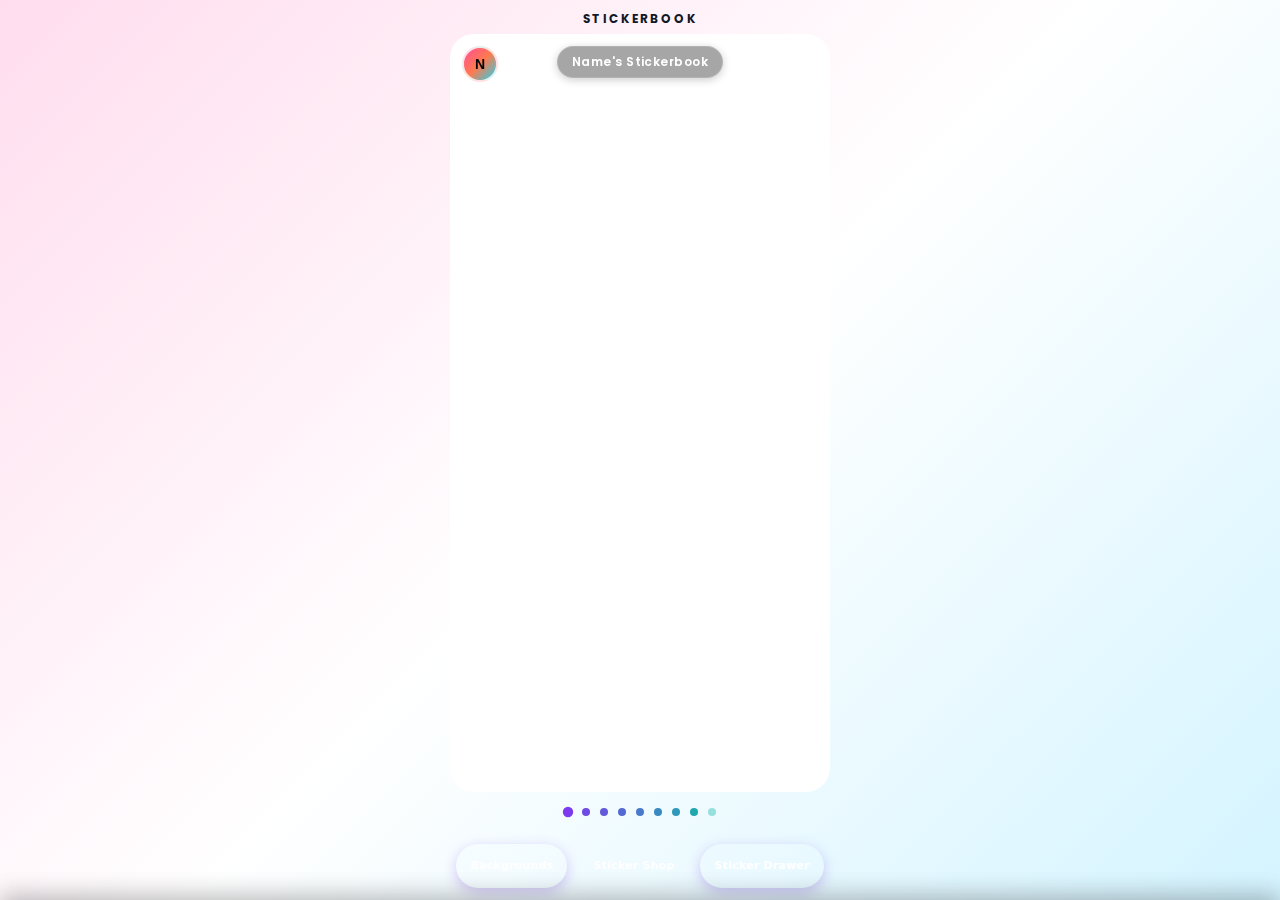
<file: stickerbook.html>
<!DOCTYPE html>
<html lang="en">
<head>
  <meta charset="UTF-8" />
  <title>Stickerbook</title>
  <meta name="viewport" content="width=device-width, initial-scale=1.0, maximum-scale=1.0, user-scalable=no" />
  <link href="https://fonts.googleapis.com/css2?family=Poppins:wght@600;700&display=swap" rel="stylesheet">
  <link rel="stylesheet" href="css/stickerbook.css">
  <style>
    /* ========== PAGE-SPECIFIC STYLES ========== */
    html, body {
      touch-action: none;
      overflow: hidden;
      height: 100%;
    }

    .stickerbook-shell {
      width: 100%;
      height: 100vh;
      height: 100dvh;
      display: flex;
      flex-direction: column;
      background: var(--color-canvas);
      overflow: hidden;
      padding-top: env(safe-area-inset-top, 0);
    }

    /* ========== BRAND TITLE ========== */
    .brand-title {
      text-align: center;
      font-family: var(--font-display);
      font-size: 12px;
      font-weight: 700;
      letter-spacing: 0.15em;
      text-transform: uppercase;
      padding: 10px 0 6px;
      flex-shrink: 0;
      color: var(--color-text-primary);
    }

    /* ========== PAGE CONTAINER ========== */
    .page-container {
      flex: 1;
      display: flex;
      flex-direction: column;
      align-items: center;
      padding: 0 10px;
      min-height: 0;
      overflow: hidden;
    }

    /* ========== STICKERBOOK PAGE ========== */
    .stickerbook-page {
      width: 95%;
      max-width: 380px;
      flex: 1;
      border-radius: var(--radius-lg);
      background: #ffffff;
      box-shadow: var(--shadow-xl);
      position: relative;
      overflow: hidden;
      touch-action: none;
    }

    .page-canvas {
      position: absolute;
      inset: 0;
      overflow: hidden;
    }

    /* ========== ON-CANVAS ELEMENTS ========== */
    .canvas-header {
      position: absolute;
      top: 0;
      left: 0;
      right: 0;
      display: flex;
      align-items: center;
      justify-content: center;
      padding: 12px;
      z-index: 2000;
      pointer-events: none;
    }

    .canvas-profile-btn {
      position: absolute;
      left: 12px;
      top: 12px;
      width: 36px;
      height: 36px;
      border-radius: 50%;
      border: 2px solid rgba(255, 255, 255, 0.8);
      background: var(--gradient-primary);
      cursor: pointer;
      overflow: hidden;
      box-shadow: var(--shadow-md);
      transition: transform 0.15s ease, box-shadow 0.15s ease;
      flex-shrink: 0;
      pointer-events: auto;
    }

    .canvas-profile-btn:hover {
      transform: scale(1.05);
      box-shadow: var(--shadow-lg);
    }

    .canvas-profile-btn img {
      width: 100%;
      height: 100%;
      object-fit: cover;
    }

    .canvas-profile-placeholder {
      width: 100%;
      height: 100%;
      display: flex;
      align-items: center;
      justify-content: center;
      color: var(--color-text-inverse);
      font-size: 14px;
      font-weight: 600;
    }

    .canvas-book-title {
      text-align: center;
      font-family: var(--font-display);
      font-size: 13px;
      font-weight: 600;
      letter-spacing: 0.04em;
      color: white;
      padding: 6px 14px;
      white-space: nowrap;
      overflow: hidden;
      text-overflow: ellipsis;
      background: rgba(0, 0, 0, 0.35);
      backdrop-filter: blur(8px);
      -webkit-backdrop-filter: blur(8px);
      border-radius: var(--radius-pill);
      border: 1px solid rgba(255, 255, 255, 0.15);
      box-shadow: 0 2px 8px rgba(0, 0, 0, 0.2);
      max-width: 70%;
    }

    /* Dynamic sizing for long names */
    .canvas-book-title.long-name {
      font-size: 12px;
    }

    .canvas-book-title.very-long-name {
      font-size: 10px;
    }

    /* ========== STICKERS ON PAGE ========== */
    .placed-sticker {
      position: absolute;
      touch-action: none;
      user-select: none;
      transform-origin: center center;
      cursor: pointer;
    }

    .placed-sticker img {
      width: 100%;
      height: 100%;
      object-fit: contain;
      pointer-events: none;
      user-select: none;
      display: block;
    }

    /* Pending selection - subtle glow while holding */
    .placed-sticker.pending-select {
      animation: pendingGlow 0.15s ease-out forwards;
    }

    @keyframes pendingGlow {
      0% { filter: drop-shadow(0 0 0 transparent); }
      100% { filter: drop-shadow(0 0 6px rgba(20, 184, 166, 0.5)); }
    }

    .placed-sticker.active {
      z-index: 1000 !important;
      box-shadow: 0 0 0 2px var(--color-accent), var(--shadow-lg);
      border-radius: 4px;
      cursor: grab;
    }

    .placed-sticker.dragging {
      cursor: grabbing;
      opacity: 0.9;
    }

    /* Sticker being dragged to drawer */
    .placed-sticker.to-drawer {
      transition: transform 0.3s ease, opacity 0.3s ease;
      transform: scale(0.3) !important;
      opacity: 0;
    }

    /* ========== PAGE INDICATOR ========== */
    .page-indicator {
      display: flex;
      align-items: center;
      justify-content: center;
      padding: 16px 0;
      flex-shrink: 0;
    }

    .page-dots {
      display: flex;
      gap: 10px;
    }

    .page-dot {
      width: 8px;
      height: 8px;
      border-radius: 50%;
      transition: transform 0.2s ease, box-shadow 0.2s ease;
      cursor: pointer;
    }

    .page-dot.active {
      transform: scale(1.3);
      box-shadow: 0 0 0 2px var(--color-canvas), 0 0 0 4px currentColor;
    }

    .page-dot.locked {
      opacity: 0.4;
      cursor: pointer;
    }

    /* ========== BOTTOM TOOLBAR ========== */
    .bottom-toolbar {
      display: flex;
      align-items: center;
      justify-content: center;
      gap: 12px;
      padding: 12px 16px;
      padding-bottom: calc(12px + env(safe-area-inset-bottom, 0));
      flex-shrink: 0;
    }

    .toolbar-pill {
      padding: 8px 14px;
      border: none;
      border-radius: var(--radius-pill);
      background: var(--color-purple);
      color: white;
      font-size: 11px;
      font-weight: 600;
      letter-spacing: 0.02em;
      cursor: pointer;
      box-shadow: 0 4px 14px rgba(109, 40, 217, 0.25);
      transition: transform 0.12s ease, box-shadow 0.15s ease;
      font-family: var(--font-primary);
      min-height: 44px;
      display: flex;
      align-items: center;
      justify-content: center;
      text-align: center;
      line-height: 1.2;
    }

    .toolbar-pill:hover {
      transform: translateY(-1px);
      box-shadow: 0 6px 20px rgba(109, 40, 217, 0.35);
    }

    .toolbar-pill:active {
      transform: translateY(0);
      box-shadow: 0 2px 8px rgba(109, 40, 217, 0.25);
    }

    /* Shop button - turquoise with purple frame to draw attention */
    #btn-shop {
      background: var(--color-turquoise);
      box-shadow: 0 0 0 2px var(--color-purple), 0 4px 14px rgba(20, 184, 166, 0.25);
    }

    #btn-shop:hover {
      box-shadow: 0 0 0 2px var(--color-purple), 0 6px 20px rgba(20, 184, 166, 0.35);
    }

    #btn-shop:active {
      box-shadow: 0 0 0 2px var(--color-purple), 0 2px 8px rgba(20, 184, 166, 0.25);
    }

    /* === DRAG MODE STATES === */
    
    /* During drag: dim Backgrounds and Shop */
    .bottom-toolbar.drag-mode #btn-backgrounds,
    .bottom-toolbar.drag-mode #btn-shop {
      opacity: 0.25;
      pointer-events: none;
    }

    /* In drop zone: Drawer highlighted */
    .bottom-toolbar.in-drop-zone #btn-drawer {
      box-shadow: 0 0 0 3px rgba(20, 184, 166, 0.4), 0 4px 12px rgba(109, 40, 217, 0.4);
    }

    #btn-drawer.drop-active {
      box-shadow: 0 0 0 4px rgba(20, 184, 166, 0.5), 0 6px 16px rgba(109, 40, 217, 0.5);
    }

    /* Page dot states for editability */
    .page-dot.locked-edit {
      background: var(--color-border-subtle);
      border: 1px dashed var(--color-border);
      cursor: not-allowed;
    }

    /* ========== SLIDE-OUT NAV MENU ========== */
    .nav-overlay {
      position: fixed;
      inset: 0;
      background: rgba(0, 0, 0, 0.5);
      opacity: 0;
      pointer-events: none;
      transition: opacity 0.25s ease;
      z-index: 900;
    }

    .nav-overlay.visible {
      opacity: 1;
      pointer-events: auto;
    }

    .nav-menu {
      position: fixed;
      top: 0;
      left: 0;
      bottom: 0;
      width: 280px;
      max-width: 80vw;
      background: var(--color-canvas-elevated);
      box-shadow: var(--shadow-xl);
      transform: translateX(-100%);
      transition: transform 0.3s ease;
      z-index: 901;
      display: flex;
      flex-direction: column;
    }

    .nav-menu.visible {
      transform: translateX(0);
    }

    .nav-header {
      padding: 24px 20px;
      border-bottom: 1px solid var(--color-border);
    }

    .nav-profile {
      display: flex;
      align-items: center;
      gap: 12px;
    }

    .nav-profile-photo {
      width: 48px;
      height: 48px;
      border-radius: 50%;
      background: var(--gradient-primary);
      overflow: hidden;
      display: flex;
      align-items: center;
      justify-content: center;
      color: var(--color-text-inverse);
      font-size: 20px;
      font-weight: 600;
    }

    .nav-profile-photo img {
      width: 100%;
      height: 100%;
      object-fit: cover;
    }

    .nav-profile-info {
      flex: 1;
    }

    .nav-profile-name {
      font-weight: 600;
      font-size: 14px;
      color: var(--color-text-primary);
    }

    .nav-profile-handle {
      font-size: 11px;
      color: var(--color-text-muted);
    }

    .nav-items {
      flex: 1;
      padding: 12px 0;
      overflow-y: auto;
    }

    .nav-item {
      display: flex;
      align-items: center;
      gap: 12px;
      padding: 14px 20px;
      font-size: 14px;
      color: var(--color-text-primary);
      cursor: pointer;
      transition: background 0.15s ease;
      border: none;
      background: transparent;
      width: 100%;
      text-align: left;
      font-family: var(--font-primary);
    }

    .nav-item:hover {
      background: var(--color-hover-bg);
    }

    .nav-item-icon {
      font-size: 18px;
      width: 24px;
      text-align: center;
    }

    .nav-footer {
      padding: 16px 20px;
      border-top: 1px solid var(--color-border);
    }

    .nav-footer-text {
      font-size: 10px;
      color: var(--color-text-subtle);
      text-align: center;
    }

    /* ========== SAVE/DISCARD MODAL ========== */
    .modal-overlay {
      position: fixed;
      inset: 0;
      background: rgba(0, 0, 0, 0.6);
      display: flex;
      align-items: center;
      justify-content: center;
      opacity: 0;
      pointer-events: none;
      transition: opacity 0.2s ease;
      z-index: 1000;
    }

    .modal-overlay.visible {
      opacity: 1;
      pointer-events: auto;
    }

    .modal-card {
      background: var(--color-canvas-elevated);
      border-radius: var(--radius-lg);
      padding: 24px;
      max-width: 300px;
      width: 90%;
      box-shadow: var(--shadow-xl);
    }

    .modal-title {
      font-family: var(--font-display);
      font-size: 16px;
      font-weight: 600;
      color: var(--color-text-primary);
      margin-bottom: 8px;
    }

    .modal-text {
      font-size: 13px;
      color: var(--color-text-muted);
      margin-bottom: 20px;
      line-height: 1.5;
    }

    .modal-buttons {
      display: flex;
      gap: 10px;
    }

    .modal-btn {
      flex: 1;
      padding: 10px 16px;
      border-radius: var(--radius-pill);
      font-size: 12px;
      font-weight: 600;
      cursor: pointer;
      transition: transform 0.12s ease, box-shadow 0.12s ease;
      font-family: var(--font-primary);
    }

    .modal-btn:active {
      transform: scale(0.98);
    }

    .modal-btn-secondary {
      background: var(--color-canvas-subtle);
      border: 1px solid var(--color-border);
      color: var(--color-text-primary);
    }

    .modal-btn-secondary:hover {
      background: var(--color-hover-bg);
    }

    .modal-btn-primary {
      background: var(--gradient-primary);
      border: none;
      color: var(--color-text-inverse);
      box-shadow: var(--shadow-button);
    }

    .modal-btn-primary:hover {
      box-shadow: var(--shadow-button-hover);
    }

    /* ========== UNLOCK MODALS ========== */
    .unlock-modal {
      background: var(--color-canvas-elevated);
      border-radius: var(--radius-xl);
      padding: 28px 24px;
      max-width: 320px;
      width: 90%;
      box-shadow: var(--shadow-xl);
      text-align: center;
    }

    .unlock-icon {
      font-size: 48px;
      margin-bottom: 16px;
    }

    .unlock-title {
      font-family: var(--font-display);
      font-size: 18px;
      font-weight: 700;
      background: linear-gradient(135deg, #6D28D9 0%, #14b8a6 100%);
      -webkit-background-clip: text;
      -webkit-text-fill-color: transparent;
      background-clip: text;
      margin-bottom: 8px;
    }

    .unlock-subtitle {
      font-size: 13px;
      color: var(--color-text-muted);
      margin-bottom: 20px;
      line-height: 1.5;
    }

    .unlock-btn {
      width: 100%;
      padding: 14px 20px;
      border-radius: var(--radius-pill);
      font-size: 14px;
      font-weight: 700;
      cursor: pointer;
      transition: transform 0.12s ease, box-shadow 0.12s ease;
      font-family: var(--font-primary);
      margin-bottom: 10px;
      border: none;
      background: linear-gradient(135deg, #6D28D9 0%, #14b8a6 100%);
      color: white;
      box-shadow: 0 4px 14px rgba(109, 40, 217, 0.3);
    }

    .unlock-btn:hover {
      transform: translateY(-2px);
      box-shadow: 0 6px 20px rgba(109, 40, 217, 0.4);
    }

    .unlock-btn:active {
      transform: translateY(0);
    }

    .unlock-btn-secondary {
      background: transparent;
      border: 1px solid var(--color-border);
      color: var(--color-text-muted);
      box-shadow: none;
    }

    .unlock-btn-secondary:hover {
      background: var(--color-hover-bg);
      box-shadow: none;
      transform: none;
    }

    .unlock-coins {
      display: flex;
      align-items: center;
      justify-content: center;
      gap: 6px;
      font-size: 14px;
      font-weight: 600;
      color: var(--color-tertiary);
      margin-bottom: 16px;
    }

    .unlock-coins-icon {
      font-size: 18px;
    }

    /* ========== TOAST ========== */
    .toast {
      position: fixed;
      bottom: 100px;
      left: 50%;
      transform: translateX(-50%) translateY(20px);
      padding: 10px 20px;
      background: var(--color-text-primary);
      color: var(--color-text-inverse);
      border-radius: var(--radius-pill);
      font-size: 12px;
      font-weight: 500;
      opacity: 0;
      pointer-events: none;
      transition: opacity 0.2s ease, transform 0.2s ease;
      z-index: 800;
    }

    .toast.visible {
      opacity: 1;
      transform: translateX(-50%) translateY(0);
    }

    /* ========== DRAWER PANEL - CLEAN ELEVATED ========== */
    .drawer-overlay {
      position: fixed;
      inset: 0;
      background: rgba(0, 0, 0, 0.5);
      opacity: 0;
      pointer-events: none;
      transition: opacity 0.25s ease;
      z-index: 2500;
    }

    .drawer-overlay.visible {
      opacity: 1;
      pointer-events: auto;
    }

    .drawer-panel {
      position: fixed;
      left: 0;
      right: 0;
      bottom: 0;
      height: 52vh;
      background: var(--color-canvas-elevated);
      border-radius: var(--radius-xl) var(--radius-xl) 0 0;
      box-shadow: 0 -4px 24px rgba(0, 0, 0, 0.15);
      transform: translateY(100%);
      transition: transform 0.3s cubic-bezier(0.32, 0.72, 0, 1);
      z-index: 2501;
      display: flex;
      flex-direction: column;
      overflow: hidden;
      border-top: 1px solid var(--color-border);
    }

    .drawer-panel.visible {
      transform: translateY(0);
    }

    .drawer-handle {
      width: 40px;
      height: 4px;
      background: var(--color-border-strong);
      border-radius: 2px;
      margin: 12px auto 8px;
      flex-shrink: 0;
      cursor: grab;
      transition: background 0.2s ease, transform 0.2s ease;
    }

    .drawer-handle:hover {
      background: var(--color-text-subtle);
      transform: scaleX(1.1);
    }

    .drawer-header {
      display: flex;
      align-items: center;
      padding: 4px 16px 12px;
      border-bottom: 1px solid var(--color-border);
      flex-shrink: 0;
    }

    .drawer-header-spacer {
      width: 28px;
      flex-shrink: 0;
    }

    .drawer-header-tabs {
      display: flex;
      gap: 8px;
      flex: 1;
      justify-content: center;
    }

    .drawer-header-tab {
      padding: 8px 16px;
      background: var(--color-canvas-subtle);
      border: 1px solid var(--color-border);
      border-radius: var(--radius-pill);
      color: var(--color-text-muted);
      font-size: 12px;
      font-weight: 600;
      letter-spacing: 0.03em;
      cursor: pointer;
      transition: all 0.2s ease;
      font-family: var(--font-primary);
    }

    .drawer-header-tab:hover {
      background: var(--color-hover-bg);
      border-color: var(--color-border-strong);
      color: var(--color-text-secondary);
    }

    .drawer-header-tab.active {
      background: linear-gradient(135deg, #6D28D9 0%, #14b8a6 100%);
      border-color: transparent;
      color: white;
      box-shadow: 0 2px 8px rgba(109, 40, 217, 0.3);
    }

    .drawer-close-btn {
      background: transparent;
      border: none;
      color: var(--color-text-muted);
      font-size: 20px;
      cursor: pointer;
      padding: 4px 8px;
      transition: color 0.15s ease;
      flex-shrink: 0;
    }

    .drawer-close-btn:hover {
      color: var(--color-text-primary);
    }

    .drawer-archived-view {
      display: none;
      flex: 1;
      overflow: hidden;
    }

    .drawer-archived-view.visible {
      display: flex;
      align-items: center;
      justify-content: center;
    }

    .drawer-archived-empty {
      text-align: center;
      color: var(--color-text-muted);
    }

    .drawer-shop-footer {
      flex-shrink: 0;
      padding: 12px 16px;
      border-top: 1px solid var(--color-border);
    }

    .drawer-grid {
      flex: 1;
      overflow-x: hidden;
      overflow-y: auto;
      padding: 12px 16px;
      display: grid;
      grid-template-columns: repeat(6, 1fr);
      grid-auto-rows: min-content;
      gap: 8px;
      align-content: start;
    }

    /* Custom scrollbar for drawer */
    .drawer-grid::-webkit-scrollbar {
      width: 4px;
    }

    .drawer-grid::-webkit-scrollbar-track {
      background: var(--color-border-subtle);
      border-radius: 2px;
    }

    .drawer-grid::-webkit-scrollbar-thumb {
      background: var(--color-border-strong);
      border-radius: 2px;
    }

    /* Swipe delete wrapper */
    .drawer-sticker-wrapper {
      position: relative;
      overflow: hidden;
      border-radius: var(--radius-md);
      aspect-ratio: 1 / 1;
    }

    .drawer-sticker {
      position: absolute;
      inset: 0;
      background: var(--color-canvas-subtle);
      border-radius: var(--radius-md);
      padding: 6px;
      display: flex;
      align-items: center;
      justify-content: center;
      transition: transform 0.15s ease, box-shadow 0.15s ease, background 0.15s ease, border-color 0.15s ease;
      border: 1px solid var(--color-border);
      box-shadow: var(--shadow-xs);
      touch-action: pan-y;
    }

    .drawer-sticker-delete {
      position: absolute;
      right: 0;
      top: 0;
      bottom: 0;
      width: 50px;
      background: var(--color-error);
      display: flex;
      align-items: center;
      justify-content: center;
      color: white;
      font-size: 18px;
      transform: translateX(100%);
      transition: transform 0.2s ease;
    }

    .drawer-sticker-wrapper.swiped .drawer-sticker-delete {
      transform: translateX(0);
    }

    .drawer-sticker-wrapper.swiped .drawer-sticker {
      transform: translateX(-50px);
    }

    /* Selection mode */
    .drawer-sticker.selectable {
      cursor: pointer;
    }

    .drawer-sticker.selected {
      background: var(--color-selected-bg);
      border-color: var(--color-selected);
      box-shadow: 0 0 0 3px rgba(20, 184, 166, 0.15);
    }

    .drawer-sticker-check {
      position: absolute;
      top: 4px;
      right: 4px;
      width: 18px;
      height: 18px;
      background: var(--color-accent);
      border-radius: 50%;
      display: none;
      align-items: center;
      justify-content: center;
      color: white;
      font-size: 10px;
      font-weight: bold;
      box-shadow: var(--shadow-sm);
    }

    .drawer-sticker.selected .drawer-sticker-check {
      display: flex;
    }

    /* Draggable mode (half-screen) */
    .drawer-sticker.draggable {
      cursor: grab;
    }

    .drawer-sticker.draggable:active {
      cursor: grabbing;
    }

    .drawer-sticker:hover {
      background: var(--color-hover-bg);
      border-color: var(--color-border-strong);
      box-shadow: var(--shadow-sm);
    }

    .drawer-sticker img {
      max-width: 100%;
      max-height: 100%;
      object-fit: contain;
      pointer-events: none;
    }

    .drawer-sticker.dragging {
      opacity: 0.5;
      transform: scale(0.95);
    }

    .drawer-empty {
      position: absolute;
      inset: 70px 20px 20px;
      display: flex;
      flex-direction: column;
      align-items: center;
      justify-content: center;
      text-align: center;
      color: var(--color-text-muted);
    }

    .drawer-empty.hidden {
      display: none;
    }

    .drawer-empty-icon {
      font-size: 36px;
      margin-bottom: 12px;
      opacity: 0.5;
    }

    .drawer-empty-text {
      font-size: 13px;
      font-weight: 500;
      line-height: 1.6;
    }

    /* Selection footer - always visible */
    .drawer-footer {
      display: flex;
      align-items: center;
      justify-content: space-between;
      padding: 12px 16px;
      border-top: 1px solid var(--color-border);
      background: var(--color-canvas-subtle);
      flex-shrink: 0;
    }

    .drawer-selection-count {
      color: var(--color-text-secondary);
      font-size: 13px;
      font-weight: 600;
    }

    .drawer-footer-buttons {
      display: flex;
      gap: 10px;
    }

    .drawer-delete-btn {
      background: var(--color-error);
      border: none;
      border-radius: var(--radius-pill);
      padding: 10px 16px;
      color: white;
      font-size: 12px;
      font-weight: 700;
      cursor: pointer;
      box-shadow: var(--shadow-sm);
      transition: transform 0.12s ease, box-shadow 0.12s ease, opacity 0.15s ease;
      font-family: var(--font-primary);
    }

    .drawer-delete-btn:hover {
      transform: translateY(-1px);
      box-shadow: var(--shadow-md);
    }

    .drawer-delete-btn:disabled {
      opacity: 0.4;
      cursor: not-allowed;
      transform: none;
    }

    .drawer-add-btn {
      background: var(--color-accent);
      border: none;
      border-radius: var(--radius-pill);
      padding: 10px 16px;
      color: white;
      font-size: 12px;
      font-weight: 700;
      cursor: pointer;
      box-shadow: var(--shadow-sm);
      transition: transform 0.12s ease, box-shadow 0.12s ease, opacity 0.15s ease;
      font-family: var(--font-primary);
    }

    .drawer-add-btn:hover {
      transform: translateY(-1px);
      box-shadow: var(--shadow-md);
    }

    .drawer-add-btn:disabled {
      opacity: 0.4;
      cursor: not-allowed;
      transform: none;
    }

    /* Sticker being dragged from drawer */
    .drag-ghost {
      position: fixed;
      pointer-events: none;
      z-index: 1000;
      opacity: 0.9;
      transform: translate(-50%, -50%) scale(1.1);
    }

    .drag-ghost img {
      width: 120px;
      height: 120px;
      object-fit: contain;
    }

    /* Page highlight when dragging sticker over it */
    .stickerbook-page.drop-target {
      box-shadow: 0 0 0 3px var(--color-accent), var(--shadow-xl);
    }

    /* ========== BACKGROUND PANEL ========== */
    .bg-panel {
      position: fixed;
      left: 0;
      right: 0;
      bottom: 0;
      height: 52vh;
      background: var(--color-canvas-elevated);
      border-radius: var(--radius-xl) var(--radius-xl) 0 0;
      box-shadow: 0 -4px 24px rgba(0, 0, 0, 0.15);
      transform: translateY(100%);
      transition: transform 0.3s cubic-bezier(0.32, 0.72, 0, 1);
      z-index: 2501;
      display: flex;
      flex-direction: column;
      overflow: hidden;
      border-top: 1px solid var(--color-border);
    }

    .bg-panel.visible {
      transform: translateY(0);
    }

    .bg-panel-header {
      display: flex;
      align-items: center;
      padding: 12px 16px;
      border-bottom: 1px solid var(--color-border);
      flex-shrink: 0;
    }

    .bg-header-spacer {
      width: 28px;
      flex-shrink: 0;
    }

    .bg-header-tabs {
      display: flex;
      gap: 8px;
      flex: 1;
      justify-content: center;
    }

    .bg-header-tab {
      padding: 8px 16px;
      background: var(--color-canvas-subtle);
      border: 1px solid var(--color-border);
      border-radius: var(--radius-pill);
      color: var(--color-text-muted);
      font-size: 12px;
      font-weight: 600;
      letter-spacing: 0.03em;
      cursor: pointer;
      transition: all 0.2s ease;
      font-family: var(--font-primary);
    }

    .bg-header-tab:hover {
      background: var(--color-hover-bg);
      border-color: var(--color-border-strong);
      color: var(--color-text-secondary);
    }

    .bg-header-tab.active {
      background: linear-gradient(135deg, #6D28D9 0%, #14b8a6 100%);
      border-color: transparent;
      color: white;
      box-shadow: 0 2px 8px rgba(109, 40, 217, 0.3);
    }

    .bg-header-tab.active:hover {
      box-shadow: 0 4px 12px rgba(109, 40, 217, 0.4);
    }

    .bg-panel-close {
      background: transparent;
      border: none;
      color: var(--color-text-muted);
      font-size: 20px;
      cursor: pointer;
      padding: 4px 8px;
      transition: color 0.15s ease;
    }

    .bg-panel-close:hover {
      color: var(--color-text-primary);
    }

    /* Pattern tabs */
    .bg-pattern-tabs {
      display: flex;
      gap: 6px;
      padding: 12px 16px;
      flex-shrink: 0;
    }

    .bg-pattern-tab {
      flex: 1;
      padding: 8px 0;
      border: 1px solid var(--color-border);
      border-radius: var(--radius-pill);
      background: var(--color-canvas);
      color: var(--color-text-muted);
      font-size: 10px;
      font-weight: 600;
      letter-spacing: 0.05em;
      text-transform: uppercase;
      text-align: center;
      cursor: pointer;
      transition: all 0.15s ease;
      font-family: var(--font-primary);
    }

    .bg-pattern-tab:hover {
      border-color: var(--color-border-strong);
      color: var(--color-text-secondary);
    }

    .bg-pattern-tab.active {
      background: var(--gradient-primary);
      border-color: transparent;
      color: var(--color-text-inverse);
      box-shadow: var(--shadow-button);
    }

    /* Sub-filter buttons - now inside controls row */
    .bg-subfilter {
      display: none;
      gap: 5px;
      flex-shrink: 0;
    }

    .bg-subfilter.visible {
      display: flex;
    }

    .bg-subfilter-btn {
      padding: 6px 10px;
      border: 1px solid var(--color-border);
      border-radius: var(--radius-pill);
      background: transparent;
      color: var(--color-text-subtle);
      font-size: 9px;
      font-weight: 500;
      letter-spacing: 0.04em;
      text-align: center;
      cursor: pointer;
      transition: all 0.15s ease;
      font-family: var(--font-primary);
    }

    .bg-subfilter-btn:hover {
      border-color: var(--color-border-strong);
      color: var(--color-text-muted);
    }

    .bg-subfilter-btn.active {
      background: var(--color-text-primary);
      border-color: var(--color-text-primary);
      color: var(--color-text-inverse);
    }

    /* Combined controls row (swatches + divider + size/direction buttons) */
    .bg-controls-row {
      display: none;
      align-items: center;
      justify-content: center;
      gap: 10px;
      padding: 0 16px 12px;
      flex-shrink: 0;
    }

    .bg-controls-row.visible {
      display: flex;
    }

    .bg-controls-divider {
      width: 2px;
      height: 28px;
      border-radius: 1px;
      background: linear-gradient(180deg, var(--color-turquoise) 0%, var(--color-purple) 100%);
      flex-shrink: 0;
    }

    /* Pattern swatch selector - now inside controls row */
    .bg-swatch-row {
      display: flex;
      gap: 5px;
      flex-shrink: 0;
    }

    .bg-swatch {
      flex: none;
      padding: 5px 10px;
      border: 1px solid var(--color-border);
      border-radius: var(--radius-pill);
      background: transparent;
      color: var(--color-text-subtle);
      font-size: 9px;
      font-weight: 500;
      letter-spacing: 0.04em;
      text-transform: uppercase;
      text-align: center;
      cursor: pointer;
      transition: all 0.15s ease;
      font-family: var(--font-primary);
      display: inline-flex;
      align-items: center;
      gap: 5px;
    }

    .bg-swatch:hover {
      border-color: var(--color-border-strong);
      color: var(--color-text-muted);
    }

    .bg-swatch.active {
      background: var(--color-text-primary);
      border-color: var(--color-text-primary);
      color: var(--color-text-inverse);
    }

    .bg-swatch-color {
      width: 10px;
      height: 10px;
      border-radius: 2px;
      flex-shrink: 0;
      border: 1px solid rgba(0,0,0,0.15);
    }

    .bg-swatch.active .bg-swatch-color {
      border-color: rgba(255,255,255,0.4);
    }

    .bg-swatch-label {
      line-height: 1;
    }

    /* Color grid */
    .bg-color-grid {
      flex: 1;
      overflow-y: auto;
      padding: 0 16px 16px;
    }

    .bg-color-grid::-webkit-scrollbar {
      width: 4px;
    }

    .bg-color-grid::-webkit-scrollbar-track {
      background: var(--color-border-subtle);
      border-radius: 2px;
    }

    .bg-color-grid::-webkit-scrollbar-thumb {
      background: var(--color-border-strong);
      border-radius: 2px;
    }

    .bg-color-row {
      display: grid;
      grid-template-columns: repeat(7, 1fr);
      gap: 8px;
      margin-bottom: 8px;
    }

    .bg-color-tile {
      aspect-ratio: 1;
      width: 100%;
      border-radius: var(--radius-sm);
      cursor: pointer;
      transition: transform 0.12s ease;
      box-shadow: var(--shadow-xs);
      border: 2px solid transparent;
    }

    .bg-color-tile:hover {
      transform: scale(1.08);
    }

    .bg-color-tile:active {
      transform: scale(0.98);
    }

    .bg-color-tile.selected {
      border-color: var(--color-accent);
      box-shadow: 0 0 0 2px rgba(20, 184, 166, 0.3), var(--shadow-sm);
    }

    /* Shop link in background panel */
    /* Background panel footer */
    .bg-footer {
      flex-shrink: 0;
      padding: 12px 16px;
      border-top: 1px solid var(--color-border);
      background: var(--color-canvas-elevated);
    }

    /* Shared shop button style for both panels */
    .panel-shop-btn {
      width: 100%;
      display: flex;
      align-items: center;
      justify-content: center;
      gap: 8px;
      padding: 12px 20px;
      background: linear-gradient(135deg, #6D28D9 0%, #14b8a6 100%);
      border: none;
      border-radius: var(--radius-pill);
      color: white;
      font-size: 12px;
      font-weight: 600;
      letter-spacing: 0.03em;
      cursor: pointer;
      box-shadow: 0 2px 8px rgba(109, 40, 217, 0.3);
      transition: transform 0.15s ease, box-shadow 0.15s ease;
      font-family: var(--font-primary);
    }

    .panel-shop-btn:hover {
      transform: translateY(-1px);
      box-shadow: 0 4px 12px rgba(109, 40, 217, 0.4);
    }

    .panel-shop-btn:active {
      transform: translateY(0);
      box-shadow: 0 2px 6px rgba(109, 40, 217, 0.3);
    }

    /* My Backgrounds view */
    .bg-my-view {
      display: none;
      flex: 1;
      overflow: hidden;
      flex-direction: column;
    }

    .bg-my-view.visible {
      display: flex;
    }

    .bg-default-view {
      display: flex;
      flex: 1;
      overflow: hidden;
      flex-direction: column;
    }

    .bg-default-view.hidden {
      display: none;
    }

    .bg-my-grid {
      flex: 1;
      overflow-y: auto;
      padding: 12px 16px;
      display: grid;
      grid-template-columns: repeat(3, 1fr);
      gap: 10px;
      align-content: start;
    }

    .bg-my-grid::-webkit-scrollbar {
      width: 4px;
    }

    .bg-my-grid::-webkit-scrollbar-track {
      background: var(--color-border-subtle);
      border-radius: 2px;
    }

    .bg-my-grid::-webkit-scrollbar-thumb {
      background: var(--color-border-strong);
      border-radius: 2px;
    }

    .bg-my-item-wrapper {
      position: relative;
      overflow: hidden;
      border-radius: var(--radius-md);
      aspect-ratio: 1 / 1;
    }

    .bg-my-item {
      position: absolute;
      inset: 0;
      border-radius: var(--radius-md);
      cursor: pointer;
      transition: transform 0.15s ease, box-shadow 0.15s ease;
      border: 2px solid transparent;
      box-shadow: var(--shadow-sm);
      background-size: cover;
      background-position: center;
    }

    .bg-my-item:hover {
      transform: scale(1.03);
    }

    .bg-my-item.selected {
      border-color: var(--color-accent);
      box-shadow: 0 0 0 2px rgba(20, 184, 166, 0.3), var(--shadow-sm);
    }

    .bg-my-item-delete {
      position: absolute;
      right: 0;
      top: 0;
      bottom: 0;
      width: 50px;
      background: var(--color-error);
      display: flex;
      align-items: center;
      justify-content: center;
      color: white;
      font-size: 16px;
      transform: translateX(100%);
      transition: transform 0.2s ease;
      border-radius: 0 var(--radius-md) var(--radius-md) 0;
    }

    .bg-my-item-wrapper.swiped .bg-my-item-delete {
      transform: translateX(0);
    }

    .bg-my-item-wrapper.swiped .bg-my-item {
      transform: translateX(-50px);
    }

    .bg-my-empty {
      display: flex;
      flex-direction: column;
      align-items: center;
      justify-content: center;
      padding: 40px 20px;
      text-align: center;
      color: var(--color-text-muted);
    }

    .bg-my-empty-icon {
      font-size: 32px;
      margin-bottom: 12px;
      opacity: 0.5;
    }

    .bg-my-empty-text {
      font-size: 12px;
      line-height: 1.5;
    }
  </style>
</head>
<body>
  <div class="stickerbook-shell">
    <!-- Brand Title -->
    <div class="brand-title">STICKERBOOK</div>

    <!-- Page Container -->
    <div class="page-container">
      <div class="stickerbook-page" id="stickerbook-page">
        <!-- On-canvas header (profile + title) -->
        <div class="canvas-header">
          <button class="canvas-profile-btn" id="profile-btn" title="Menu">
            <div class="canvas-profile-placeholder" id="profile-initial">A</div>
          </button>
          <div class="canvas-book-title" id="book-title">Name's Stickerbook</div>
        </div>
        <div class="page-canvas" id="page-canvas">
          <!-- Stickers render here -->
        </div>
      </div>
    </div>

    <!-- Page Indicator -->
    <div class="page-indicator">
      <div class="page-dots" id="page-dots">
        <!-- Dots generated by JS -->
      </div>
    </div>

    <!-- Bottom Toolbar -->
    <div class="bottom-toolbar">
      <button class="toolbar-pill" id="btn-backgrounds">Backgrounds</button>
      <button class="toolbar-pill" id="btn-shop">Sticker Shop</button>
      <button class="toolbar-pill" id="btn-drawer">Sticker Drawer</button>
    </div>

    <!-- Slide-out Nav Menu -->
    <div class="nav-overlay" id="nav-overlay"></div>
    <nav class="nav-menu" id="nav-menu">
      <div class="nav-header">
        <div class="nav-profile">
          <div class="nav-profile-photo" id="nav-profile-photo">A</div>
          <div class="nav-profile-info">
            <div class="nav-profile-name" id="nav-profile-name">Austin</div>
            <div class="nav-profile-handle" id="nav-profile-handle">@austin</div>
          </div>
        </div>
      </div>
      <div class="nav-items">
        <button class="nav-item" id="nav-matching">
          <span class="nav-item-icon">💜</span>
          <span>Find Friends</span>
        </button>
        <button class="nav-item" id="nav-messages">
          <span class="nav-item-icon">💬</span>
          <span>Messages</span>
        </button>
        <button class="nav-item" id="nav-stickerbook">
          <span class="nav-item-icon">📖</span>
          <span>My Stickerbook</span>
        </button>
        <button class="nav-item" id="nav-settings">
          <span class="nav-item-icon">⚙️</span>
          <span>Settings</span>
        </button>
      </div>
      <div class="nav-footer">
        <div class="nav-footer-text">Stickerbook v1.0</div>
      </div>
    </nav>

    <!-- Save/Discard Modal -->
    <div class="modal-overlay" id="save-modal">
      <div class="modal-card">
        <div class="modal-title">Save changes?</div>
        <div class="modal-text">You have unsaved changes to your stickerbook.</div>
        <div class="modal-buttons">
          <button class="modal-btn modal-btn-secondary" id="modal-discard">Discard</button>
          <button class="modal-btn modal-btn-primary" id="modal-save">Save</button>
        </div>
      </div>
    </div>

    <!-- Toast -->
    <div class="toast" id="toast">Saved!</div>

    <!-- Unlock Page 9 Modal (Invite Friend) -->
    <div class="modal-overlay" id="unlock-invite-modal">
      <div class="unlock-modal">
        <div class="unlock-icon">💌</div>
        <div class="unlock-title">Unlock Page 9</div>
        <div class="unlock-subtitle">Invite a friend to join Stickerbook and unlock an extra page for your collection!</div>
        <button class="unlock-btn" id="unlock-invite-btn">Invite a Friend</button>
        <button class="unlock-btn unlock-btn-secondary" id="unlock-invite-cancel">Maybe Later</button>
      </div>
    </div>

    <!-- Unlock Page 10 Modal (Follow Artist) -->
    <div class="modal-overlay" id="unlock-follow-modal">
      <div class="unlock-modal">
        <div class="unlock-icon">🎨</div>
        <div class="unlock-title">Unlock Page 10</div>
        <div class="unlock-subtitle">Follow an artist to unlock another page and discover amazing sticker creators!</div>
        <button class="unlock-btn" id="unlock-follow-btn">Browse Artists</button>
        <button class="unlock-btn unlock-btn-secondary" id="unlock-follow-cancel">Maybe Later</button>
      </div>
    </div>

    <!-- Unlock Pages 11-20 Modal (Coins) -->
    <div class="modal-overlay" id="unlock-coins-modal">
      <div class="unlock-modal">
        <div class="unlock-icon">✨</div>
        <div class="unlock-title" id="unlock-coins-title">Unlock Page 11</div>
        <div class="unlock-subtitle">Expand your stickerbook with more pages for your growing collection!</div>
        <div class="unlock-coins">
          <span class="unlock-coins-icon">🪙</span>
          <span>50 coins per page</span>
        </div>
        <button class="unlock-btn" id="unlock-coins-btn">Get Coins</button>
        <button class="unlock-btn unlock-btn-secondary" id="unlock-coins-cancel">Maybe Later</button>
      </div>
    </div>

    <!-- Drawer Panel -->
    <div class="drawer-overlay" id="drawer-overlay"></div>
    <div class="drawer-panel" id="drawer-panel">
      <div class="drawer-handle"></div>
      <div class="drawer-header">
        <div class="drawer-header-spacer"></div>
        <div class="drawer-header-tabs">
          <button class="drawer-header-tab active" id="drawer-tab-stickers">My Stickers</button>
          <button class="drawer-header-tab" id="drawer-tab-archived">Archived Pages</button>
        </div>
        <button class="drawer-close-btn" id="drawer-close-btn">✕</button>
      </div>
      <div class="drawer-grid" id="drawer-grid">
        <!-- Stickers injected by JS -->
      </div>
      <div class="drawer-empty" id="drawer-empty">
        <div class="drawer-empty-icon">📂</div>
        <div class="drawer-empty-text">Your drawer is empty.<br>Visit the shop to get stickers!</div>
      </div>
      <div class="drawer-archived-view" id="drawer-archived-view">
        <div class="drawer-archived-empty">
          <div class="drawer-empty-icon">📚</div>
          <div class="drawer-empty-text">No archived pages yet.<br>Archive pages to save them here.</div>
        </div>
      </div>
      <div class="drawer-footer" id="drawer-footer">
        <div class="drawer-selection-count" id="drawer-selection-count">0 selected</div>
        <div class="drawer-footer-buttons">
          <button class="drawer-delete-btn" id="drawer-delete-btn" disabled>Delete</button>
          <button class="drawer-add-btn" id="drawer-add-btn" disabled>Add to Page</button>
        </div>
      </div>
      <div class="drawer-shop-footer" id="drawer-shop-footer">
        <button class="panel-shop-btn" id="drawer-shop-btn">
          More Stickers in the Shop
        </button>
      </div>
    </div>

    <!-- Background Panel -->
    <div class="drawer-overlay" id="bg-overlay"></div>
    <div class="bg-panel" id="bg-panel">
      <div class="bg-panel-header">
        <div class="bg-header-spacer"></div>
        <div class="bg-header-tabs" id="bg-header-tabs">
          <button class="bg-header-tab active" id="bg-tab-default">Create</button>
          <button class="bg-header-tab" id="bg-tab-my">My Backgrounds</button>
        </div>
        <button class="bg-panel-close" id="bg-close-btn">✕</button>
      </div>

      <!-- Pattern type tabs -->
      <div class="bg-pattern-tabs">
        <button class="bg-pattern-tab active" data-pattern="solid">Solid</button>
        <button class="bg-pattern-tab" data-pattern="stripes">Stripes</button>
        <button class="bg-pattern-tab" data-pattern="checkered">Checkered</button>
        <button class="bg-pattern-tab" data-pattern="dots">Dots</button>
      </div>

      <!-- Combined controls row (color swatches | divider | size/direction) -->
      <div class="bg-controls-row" id="bg-controls-row">
        <!-- Color swatches on LEFT -->
        <div class="bg-swatch-row" id="bg-swatch-row">
          <button class="bg-swatch active" id="swatch-base" data-target="base">
            <div class="bg-swatch-color" id="swatch-base-color"></div>
            <div class="bg-swatch-label">Base</div>
          </button>
          <button class="bg-swatch" id="swatch-pattern" data-target="pattern">
            <div class="bg-swatch-color" id="swatch-pattern-color"></div>
            <div class="bg-swatch-label" id="swatch-pattern-label">Pattern</div>
          </button>
        </div>

        <!-- Gradient divider -->
        <div class="bg-controls-divider"></div>

        <!-- Size/direction buttons on RIGHT -->
        <div class="bg-subfilter" id="stripes-filter">
          <button class="bg-subfilter-btn active" data-value="diagonal">Diag</button>
          <button class="bg-subfilter-btn" data-value="horizontal">Horiz</button>
          <button class="bg-subfilter-btn" data-value="vertical">Vert</button>
        </div>

        <div class="bg-subfilter" id="checkered-filter">
          <button class="bg-subfilter-btn active" data-value="small">Small</button>
          <button class="bg-subfilter-btn" data-value="large">Large</button>
        </div>

        <div class="bg-subfilter" id="dots-filter">
          <button class="bg-subfilter-btn active" data-value="small">Small</button>
          <button class="bg-subfilter-btn" data-value="large">Large</button>
        </div>
      </div>

      <!-- Default view (colors/patterns) -->
      <div class="bg-default-view" id="bg-default-view">
        <!-- Color grid -->
        <div class="bg-color-grid" id="bg-color-grid">
          <!-- Color rows injected by JS -->
        </div>
      </div>

      <!-- My Backgrounds view (premium) -->
      <div class="bg-my-view" id="bg-my-view">
        <div class="bg-my-grid" id="bg-my-grid">
          <!-- Premium backgrounds injected by JS -->
        </div>
        <div class="bg-my-empty" id="bg-my-empty">
          <div class="bg-my-empty-icon">🎨</div>
          <div class="bg-my-empty-text">No backgrounds yet.<br>Visit the Shop to discover artist backgrounds!</div>
        </div>
      </div>

      <!-- Footer (shop link) -->
      <div class="bg-footer" id="bg-footer">
        <button class="panel-shop-btn" id="bg-footer-shop">
          More Backgrounds in Sticker Shop
        </button>
      </div>
    </div>
  </div>

  <script>
    // ============ CONSTANTS ============
    const MAX_PAGES_FREE = 8;
    const MAX_PAGES_TOTAL = 20;
    const MAX_STICKERS_PER_PAGE = 15;
    const DRAWER_CAPACITY_MULTIPLIER = 1.25;
    const MIN_SCALE = 0.5;
    const MAX_SCALE = 3;

    // ============ COLOR DATA ============
    const COLOR_FAMILIES = [
      {
        colors: [
          { name: 'Magenta', hex: '#a21caf' },
          { name: 'Dark Pink', hex: '#db2777' },
          { name: 'Hot Pink', hex: '#ec4899' },
          { name: 'Pink', hex: '#f472b6' },
          { name: 'Rose', hex: '#fda4af' },
          { name: 'Light Pink', hex: '#f9a8d4' },
          { name: 'Pale Pink', hex: '#fce7f3' },
        ]
      },
      {
        colors: [
          { name: 'Maroon', hex: '#7f1d1d' },
          { name: 'Dark Red', hex: '#b91c1c' },
          { name: 'True Red', hex: '#dc2626' },
          { name: 'Red', hex: '#ef4444' },
          { name: 'Light Red', hex: '#f87171' },
          { name: 'Salmon', hex: '#fca5a5' },
          { name: 'Blush', hex: '#fecaca' },
        ]
      },
      {
        colors: [
          { name: 'Burnt Orange', hex: '#9a3412' },
          { name: 'Dark Orange', hex: '#ea580c' },
          { name: 'True Orange', hex: '#f97316' },
          { name: 'Orange', hex: '#fb923c' },
          { name: 'Light Orange', hex: '#fdba74' },
          { name: 'Peach', hex: '#fed7aa' },
          { name: 'Pale Peach', hex: '#ffedd5' },
        ]
      },
      {
        colors: [
          { name: 'Mustard', hex: '#a16207' },
          { name: 'Dark Gold', hex: '#ca8a04' },
          { name: 'Gold', hex: '#eab308' },
          { name: 'Yellow', hex: '#facc15' },
          { name: 'Light Yellow', hex: '#fde047' },
          { name: 'Pale Yellow', hex: '#fef08a' },
          { name: 'Lemon', hex: '#fef9c3' },
        ]
      },
      {
        colors: [
          { name: 'Forest', hex: '#14532d' },
          { name: 'Dark Green', hex: '#15803d' },
          { name: 'True Green', hex: '#16a34a' },
          { name: 'Green', hex: '#22c55e' },
          { name: 'Light Green', hex: '#4ade80' },
          { name: 'Pale Green', hex: '#86efac' },
          { name: 'Mint', hex: '#bbf7d0' },
        ]
      },
      {
        colors: [
          { name: 'Navy', hex: '#1e3a8a' },
          { name: 'Dark Blue', hex: '#1d4ed8' },
          { name: 'Blue', hex: '#3b82f6' },
          { name: 'Sky', hex: '#0ea5e9' },
          { name: 'Light Blue', hex: '#38bdf8' },
          { name: 'Pale Blue', hex: '#7dd3fc' },
          { name: 'Ice', hex: '#bfdbfe' },
        ]
      },
      {
        colors: [
          { name: 'Deep Purple', hex: '#581c87' },
          { name: 'Dark Purple', hex: '#7e22ce' },
          { name: 'True Purple', hex: '#9333ea' },
          { name: 'Purple', hex: '#a855f7' },
          { name: 'Light Purple', hex: '#c084fc' },
          { name: 'Pale Purple', hex: '#d8b4fe' },
          { name: 'Lavender', hex: '#e9d5ff' },
        ]
      },
      {
        colors: [
          { name: 'Espresso', hex: '#3d1f0d' },
          { name: 'Chocolate', hex: '#6b3410' },
          { name: 'Brown', hex: '#92400e' },
          { name: 'Camel', hex: '#b8860b' },
          { name: 'Tan', hex: '#d4a574' },
          { name: 'Sand', hex: '#e7c9a9' },
          { name: 'Cream', hex: '#fef3c7' },
        ]
      },
      {
        colors: [
          { name: 'Black', hex: '#030712' },
          { name: 'Charcoal', hex: '#1f2937' },
          { name: 'Dark Gray', hex: '#4b5563' },
          { name: 'Gray', hex: '#6b7280' },
          { name: 'Medium Gray', hex: '#9ca3af' },
          { name: 'Light Gray', hex: '#e5e7eb' },
          { name: 'White', hex: '#ffffff' },
        ]
      }
    ];

    // ============ STATE ============
    let currentPageIndex = 0;
    let totalPages = MAX_PAGES_FREE;
    let pages = [];
    let drawer = [];
    let hasUnsavedChanges = false;
    let activeSticker = null;
    let currentZ = 10;

    // Background panel state
    let bgCurrentPattern = 'solid';
    let bgSubfilter = {
      stripes: 'diagonal',
      checkered: 'small',
      dots: 'small'
    };
    let bgSelectedBaseColor = null;
    let bgSelectedPatternColor = null;
    let bgEditingTarget = 'base';
    let bgViewMode = 'default'; // 'default' or 'my'
    let myBackgrounds = []; // Premium/purchased backgrounds

    // ============ DOM ELEMENTS ============
    const stickerPage = document.getElementById('stickerbook-page');
    const pageCanvas = document.getElementById('page-canvas');
    const pageDotsContainer = document.getElementById('page-dots');
    const bookTitle = document.getElementById('book-title');
    const profileBtn = document.getElementById('profile-btn');
    const profileInitial = document.getElementById('profile-initial');
    const navOverlay = document.getElementById('nav-overlay');
    const navMenu = document.getElementById('nav-menu');
    const navProfilePhoto = document.getElementById('nav-profile-photo');
    const navProfileName = document.getElementById('nav-profile-name');
    const navProfileHandle = document.getElementById('nav-profile-handle');
    const saveModal = document.getElementById('save-modal');
    const toast = document.getElementById('toast');
    const btnBackgrounds = document.getElementById('btn-backgrounds');
    const btnShop = document.getElementById('btn-shop');
    const btnDrawer = document.getElementById('btn-drawer');
    const bottomToolbar = document.querySelector('.bottom-toolbar');
    const drawerOverlay = document.getElementById('drawer-overlay');
    const drawerPanel = document.getElementById('drawer-panel');
    const drawerGrid = document.getElementById('drawer-grid');
    const drawerEmpty = document.getElementById('drawer-empty');
    const drawerFooter = document.getElementById('drawer-footer');
    const drawerSelectionCount = document.getElementById('drawer-selection-count');
    const drawerDeleteBtn = document.getElementById('drawer-delete-btn');
    const drawerAddBtn = document.getElementById('drawer-add-btn');
    const drawerCloseBtn = document.getElementById('drawer-close-btn');
    const drawerTabStickers = document.getElementById('drawer-tab-stickers');
    const drawerTabArchived = document.getElementById('drawer-tab-archived');
    const drawerArchivedView = document.getElementById('drawer-archived-view');
    const drawerShopBtn = document.getElementById('drawer-shop-btn');
    const drawerShopFooter = document.getElementById('drawer-shop-footer');

    // Background panel elements
    const bgOverlay = document.getElementById('bg-overlay');
    const bgPanel = document.getElementById('bg-panel');
    const bgCloseBtn = document.getElementById('bg-close-btn');
    const bgPatternTabs = document.querySelectorAll('.bg-pattern-tab');
    const bgStripesFilter = document.getElementById('stripes-filter');
    const bgCheckeredFilter = document.getElementById('checkered-filter');
    const bgDotsFilter = document.getElementById('dots-filter');
    const bgControlsRow = document.getElementById('bg-controls-row');
    const bgSwatchRow = document.getElementById('bg-swatch-row');
    const bgSwatchBase = document.getElementById('swatch-base');
    const bgSwatchPattern = document.getElementById('swatch-pattern');
    const bgSwatchBaseColor = document.getElementById('swatch-base-color');
    const bgSwatchPatternColor = document.getElementById('swatch-pattern-color');
    const bgSwatchPatternLabel = document.getElementById('swatch-pattern-label');
    const bgColorGrid = document.getElementById('bg-color-grid');
    const bgDefaultView = document.getElementById('bg-default-view');
    const bgMyView = document.getElementById('bg-my-view');
    const bgMyGrid = document.getElementById('bg-my-grid');
    const bgMyEmpty = document.getElementById('bg-my-empty');
    const bgFooter = document.getElementById('bg-footer');
    const bgFooterShop = document.getElementById('bg-footer-shop');
    const bgTabDefault = document.getElementById('bg-tab-default');
    const bgTabMy = document.getElementById('bg-tab-my');

    // Unlock modal elements
    const unlockInviteModal = document.getElementById('unlock-invite-modal');
    const unlockFollowModal = document.getElementById('unlock-follow-modal');
    const unlockCoinsModal = document.getElementById('unlock-coins-modal');
    const unlockCoinsTitle = document.getElementById('unlock-coins-title');

    const isTouchDevice = 'ontouchstart' in window || navigator.maxTouchPoints > 0;

    // ============ PATTERN CSS GENERATOR ============
    function getPatternCSS(pattern, subfilter, baseHex, patternHex) {
      const base = baseHex || '#e5e7eb';
      const pat = patternHex || '#ffffff';

      switch (pattern) {
        case 'solid':
          return `background-color: ${base};`;

        case 'stripes':
          const stripeSize = '10px';
          if (subfilter === 'diagonal') {
            return `background: repeating-linear-gradient(135deg, ${base}, ${base} ${stripeSize}, ${pat} ${stripeSize}, ${pat} calc(${stripeSize} * 2));`;
          } else if (subfilter === 'horizontal') {
            return `background: repeating-linear-gradient(0deg, ${base}, ${base} ${stripeSize}, ${pat} ${stripeSize}, ${pat} calc(${stripeSize} * 2));`;
          } else if (subfilter === 'vertical') {
            return `background: repeating-linear-gradient(90deg, ${base}, ${base} ${stripeSize}, ${pat} ${stripeSize}, ${pat} calc(${stripeSize} * 2));`;
          }
          break;

        case 'checkered':
          const checkSize = subfilter === 'small' ? '16px' : '24px';
          return `
            background-color: ${base};
            background-image:
              linear-gradient(45deg, ${pat} 25%, transparent 25%),
              linear-gradient(-45deg, ${pat} 25%, transparent 25%),
              linear-gradient(45deg, transparent 75%, ${pat} 75%),
              linear-gradient(-45deg, transparent 75%, ${pat} 75%);
            background-size: ${checkSize} ${checkSize};
            background-position: 0 0, 0 calc(${checkSize}/2), calc(${checkSize}/2) calc(-${checkSize}/2), calc(-${checkSize}/2) 0;
          `;

        case 'dots':
          let dotSize, gap;
          if (subfilter === 'small') {
            dotSize = '6px';
            gap = '16px';
          } else {
            dotSize = '10px';
            gap = '24px';
          }
          return `background-color: ${base}; background-image: radial-gradient(${pat} ${dotSize}, transparent ${dotSize}); background-size: ${gap} ${gap};`;
      }

      return `background-color: ${base};`;
    }

    // ============ BACKGROUND PANEL FUNCTIONS ============
    function openBackgroundPanel() {
      // Load current page's background state for Create view
      const page = pages[currentPageIndex];
      if (page && page.backgroundData && page.backgroundData.pattern !== 'premium') {
        const data = page.backgroundData;
        bgCurrentPattern = data.pattern || 'solid';
        bgSelectedBaseColor = data.baseColor || null;
        bgSelectedPatternColor = data.patternColor || null;

        if (data.subfilter) {
          bgSubfilter[bgCurrentPattern] = data.subfilter;
        }
      } else {
        bgCurrentPattern = 'solid';
        bgSelectedBaseColor = null;
        bgSelectedPatternColor = null;
      }

      // Always open to Create view
      bgViewMode = 'default';
      bgEditingTarget = 'base';
      
      // Update footer based on whether user has premium backgrounds
      updateBgFooter();
      
      // Update view mode and render
      updateBgViewMode();

      bgOverlay.classList.add('visible');
      bgPanel.classList.add('visible');
    }

    function closeBackgroundPanel() {
      bgOverlay.classList.remove('visible');
      bgPanel.classList.remove('visible');
    }

    function updateBgPanelUI() {
      // Update tabs
      bgPatternTabs.forEach(tab => {
        tab.classList.toggle('active', tab.dataset.pattern === bgCurrentPattern);
      });

      // Hide all subfilters
      bgStripesFilter.classList.remove('visible');
      bgCheckeredFilter.classList.remove('visible');
      bgDotsFilter.classList.remove('visible');

      // Show appropriate subfilter
      if (bgCurrentPattern === 'stripes') {
        bgStripesFilter.classList.add('visible');
        bgStripesFilter.querySelectorAll('.bg-subfilter-btn').forEach(btn => {
          btn.classList.toggle('active', btn.dataset.value === bgSubfilter.stripes);
        });
      } else if (bgCurrentPattern === 'checkered') {
        bgCheckeredFilter.classList.add('visible');
        bgCheckeredFilter.querySelectorAll('.bg-subfilter-btn').forEach(btn => {
          btn.classList.toggle('active', btn.dataset.value === bgSubfilter.checkered);
        });
      } else if (bgCurrentPattern === 'dots') {
        bgDotsFilter.classList.add('visible');
        bgDotsFilter.querySelectorAll('.bg-subfilter-btn').forEach(btn => {
          btn.classList.toggle('active', btn.dataset.value === bgSubfilter.dots);
        });
      }

      // Show/hide controls row (contains swatches + divider + size buttons)
      if (bgCurrentPattern === 'solid') {
        bgControlsRow.classList.remove('visible');
      } else {
        bgControlsRow.classList.add('visible');

        // Update swatch label
        if (bgCurrentPattern === 'stripes') {
          bgSwatchPatternLabel.textContent = 'Stripe';
        } else if (bgCurrentPattern === 'checkered') {
          bgSwatchPatternLabel.textContent = 'Check';
        } else if (bgCurrentPattern === 'dots') {
          bgSwatchPatternLabel.textContent = 'Dot';
        }

        // Update swatch colors
        bgSwatchBaseColor.style.backgroundColor = bgSelectedBaseColor || '#e5e7eb';
        bgSwatchPatternColor.style.backgroundColor = bgSelectedPatternColor || '#ffffff';

        // Update active swatch
        bgSwatchBase.classList.toggle('active', bgEditingTarget === 'base');
        bgSwatchPattern.classList.toggle('active', bgEditingTarget === 'pattern');
      }
    }

    function renderBgColorGrid() {
      bgColorGrid.innerHTML = '';

      COLOR_FAMILIES.forEach(family => {
        const row = document.createElement('div');
        row.className = 'bg-color-row';

        family.colors.forEach(color => {
          const tile = document.createElement('div');
          tile.className = 'bg-color-tile';
          tile.style.backgroundColor = color.hex;
          tile.dataset.hex = color.hex;

          // Mark selected
          if (bgCurrentPattern === 'solid') {
            if (bgSelectedBaseColor === color.hex) {
              tile.classList.add('selected');
            }
          } else {
            if (bgEditingTarget === 'base' && bgSelectedBaseColor === color.hex) {
              tile.classList.add('selected');
            } else if (bgEditingTarget === 'pattern' && bgSelectedPatternColor === color.hex) {
              tile.classList.add('selected');
            }
          }

          tile.addEventListener('click', () => handleBgColorClick(color.hex));
          row.appendChild(tile);
        });

        bgColorGrid.appendChild(row);
      });
    }

    function handleBgColorClick(hex) {
      if (bgCurrentPattern === 'solid') {
        bgSelectedBaseColor = hex;
      } else {
        // For patterns, update whichever swatch is currently being edited
        // Don't auto-switch - let user play with base color while pattern stays white
        if (bgEditingTarget === 'base') {
          bgSelectedBaseColor = hex;
        } else {
          bgSelectedPatternColor = hex;
        }
      }

      // Apply immediately to page (live preview!)
      applyBackgroundToPage();

      updateBgPanelUI();
      renderBgColorGrid();
    }

    function applyBackgroundToPage() {
      if (!bgSelectedBaseColor) return;
      // For patterns, use white as default if no pattern color selected
      const patternColor = bgCurrentPattern !== 'solid' 
        ? (bgSelectedPatternColor || '#ffffff') 
        : null;

      const subfilter = bgSubfilter[bgCurrentPattern] || '';
      const finalCSS = getPatternCSS(bgCurrentPattern, subfilter, bgSelectedBaseColor, patternColor);

      // Apply to visual page
      stickerPage.style.cssText = finalCSS;

      // Save to page data
      const page = pages[currentPageIndex];
      page.background = bgSelectedBaseColor;
      page.backgroundCSS = finalCSS;
      page.backgroundData = {
        pattern: bgCurrentPattern,
        subfilter: subfilter,
        baseColor: bgSelectedBaseColor,
        patternColor: patternColor
      };

      hasUnsavedChanges = true;
      renderPageDots();
    }

    // Setup background panel event listeners
    function setupBackgroundPanel() {
      bgCloseBtn.addEventListener('click', closeBackgroundPanel);
      bgOverlay.addEventListener('click', closeBackgroundPanel);

      // Tab switching
      bgPatternTabs.forEach(tab => {
        tab.addEventListener('click', () => {
          const newPattern = tab.dataset.pattern;

          if (newPattern !== bgCurrentPattern) {
            // When switching to a pattern type, default pattern color to white
            if (newPattern !== 'solid') {
              bgSelectedPatternColor = '#ffffff';
            }
            bgEditingTarget = 'base';
          }

          bgCurrentPattern = newPattern;
          updateBgPanelUI();
          renderBgColorGrid();

          // Apply immediately if we have a base color
          if (bgSelectedBaseColor) {
            applyBackgroundToPage();
          }
        });
      });

      // Subfilter switching
      bgStripesFilter.querySelectorAll('.bg-subfilter-btn').forEach(btn => {
        btn.addEventListener('click', () => {
          bgStripesFilter.querySelectorAll('.bg-subfilter-btn').forEach(b => b.classList.remove('active'));
          btn.classList.add('active');
          bgSubfilter.stripes = btn.dataset.value;
          if (bgSelectedBaseColor) {
            applyBackgroundToPage();
          }
        });
      });

      bgCheckeredFilter.querySelectorAll('.bg-subfilter-btn').forEach(btn => {
        btn.addEventListener('click', () => {
          bgCheckeredFilter.querySelectorAll('.bg-subfilter-btn').forEach(b => b.classList.remove('active'));
          btn.classList.add('active');
          bgSubfilter.checkered = btn.dataset.value;
          if (bgSelectedBaseColor) {
            applyBackgroundToPage();
          }
        });
      });

      bgDotsFilter.querySelectorAll('.bg-subfilter-btn').forEach(btn => {
        btn.addEventListener('click', () => {
          bgDotsFilter.querySelectorAll('.bg-subfilter-btn').forEach(b => b.classList.remove('active'));
          btn.classList.add('active');
          bgSubfilter.dots = btn.dataset.value;
          if (bgSelectedBaseColor) {
            applyBackgroundToPage();
          }
        });
      });

      // Swatch clicking
      bgSwatchBase.addEventListener('click', () => {
        bgEditingTarget = 'base';
        updateBgPanelUI();
        renderBgColorGrid();
      });

      bgSwatchPattern.addEventListener('click', () => {
        bgEditingTarget = 'pattern';
        updateBgPanelUI();
        renderBgColorGrid();
      });

      // Footer shop link - opens shop with backgrounds filter
      bgFooterShop.addEventListener('click', () => {
        closeBackgroundPanel();
        localStorage.setItem('stickerbook_editing_page', currentPageIndex);
        const shopUrl = 'stickershop.html?filter=backgrounds';
        if (hasUnsavedChanges) {
          showSaveModal(() => window.location.href = shopUrl);
        } else {
          window.location.href = shopUrl;
        }
      });

      // Header toggle tabs
      bgTabDefault.addEventListener('click', () => {
        if (bgViewMode !== 'default') {
          bgViewMode = 'default';
          updateBgViewMode();
        }
      });

      bgTabMy.addEventListener('click', () => {
        if (bgViewMode !== 'my') {
          bgViewMode = 'my';
          updateBgViewMode();
        }
      });
    }

    // ============ PREMIUM BACKGROUNDS ============
    function seedPremiumBackgrounds() {
      // Load from localStorage or seed with rainbow examples
      try {
        const saved = localStorage.getItem('stickerbook_my_backgrounds');
        if (saved) {
          myBackgrounds = JSON.parse(saved);
          return;
        }
      } catch (e) {}

      // Seed with rainbow solid examples to show thumbnail size
      myBackgrounds = [
        { id: 'bg_red', name: 'Ruby Red', css: 'background-color: #dc2626;', type: 'solid', source: 'shop' },
        { id: 'bg_orange', name: 'Sunset Orange', css: 'background-color: #ea580c;', type: 'solid', source: 'shop' },
        { id: 'bg_yellow', name: 'Golden Sun', css: 'background-color: #eab308;', type: 'solid', source: 'shop' },
        { id: 'bg_green', name: 'Forest Green', css: 'background-color: #16a34a;', type: 'solid', source: 'shop' },
        { id: 'bg_blue', name: 'Ocean Blue', css: 'background-color: #2563eb;', type: 'solid', source: 'shop' },
        { id: 'bg_indigo', name: 'Deep Indigo', css: 'background-color: #4f46e5;', type: 'solid', source: 'shop' },
        { id: 'bg_violet', name: 'Royal Violet', css: 'background-color: #6D28D9;', type: 'solid', source: 'shop' },
      ];
      localStorage.setItem('stickerbook_my_backgrounds', JSON.stringify(myBackgrounds));
    }

    function updateBgFooter() {
      // Shop link is always visible in footer
      bgFooterShop.style.display = 'flex';
    }

    function updateBgViewMode() {
      // Update tab active states
      bgTabDefault.classList.toggle('active', bgViewMode === 'default');
      bgTabMy.classList.toggle('active', bgViewMode === 'my');

      // Show/hide views
      if (bgViewMode === 'default') {
        bgDefaultView.classList.remove('hidden');
        bgMyView.classList.remove('visible');
        // Show pattern tabs and swatches for default view
        document.querySelector('.bg-pattern-tabs').style.display = 'flex';
        updateBgPanelUI(); // This handles subfilter and swatch visibility
        renderBgColorGrid(); // Render the color picker
      } else {
        bgDefaultView.classList.add('hidden');
        bgMyView.classList.add('visible');
        // Hide pattern tabs and controls row for my backgrounds view
        document.querySelector('.bg-pattern-tabs').style.display = 'none';
        bgControlsRow.classList.remove('visible');
        renderMyBackgrounds();
      }
    }

    function renderMyBackgrounds() {
      bgMyGrid.innerHTML = '';

      if (myBackgrounds.length === 0) {
        bgMyEmpty.style.display = 'flex';
        return;
      }

      bgMyEmpty.style.display = 'none';

      // Sort: purchased first, created after
      const sorted = [...myBackgrounds].sort((a, b) => {
        const aCreated = a.source === 'created' ? 1 : 0;
        const bCreated = b.source === 'created' ? 1 : 0;
        return aCreated - bCreated;
      });

      sorted.forEach((bg) => {
        // Find original index for deletion
        const originalIndex = myBackgrounds.indexOf(bg);
        
        const wrapper = document.createElement('div');
        wrapper.className = 'bg-my-item-wrapper';

        const item = document.createElement('div');
        item.className = 'bg-my-item';
        item.style.cssText = bg.css;
        item.dataset.id = bg.id;
        item.dataset.index = originalIndex;

        // Check if this is the currently applied background
        const page = pages[currentPageIndex];
        if (page && page.backgroundData && page.backgroundData.premiumId === bg.id) {
          item.classList.add('selected');
        }

        item.addEventListener('click', () => applyPremiumBackground(bg));

        wrapper.appendChild(item);

        // Delete button (swipe reveal)
        const deleteBtn = document.createElement('div');
        deleteBtn.className = 'bg-my-item-delete';
        deleteBtn.textContent = '🗑️';
        deleteBtn.addEventListener('click', (e) => {
          e.stopPropagation();
          deletePremiumBackground(originalIndex);
        });
        wrapper.appendChild(deleteBtn);

        // Setup swipe to delete
        setupBgSwipeToDelete(wrapper, item);

        bgMyGrid.appendChild(wrapper);
      });
    }

    function setupBgSwipeToDelete(wrapper, item) {
      let startX = 0;
      let isSwiping = false;

      item.addEventListener('touchstart', (e) => {
        startX = e.touches[0].clientX;
        isSwiping = true;
      }, { passive: true });

      item.addEventListener('touchmove', (e) => {
        if (!isSwiping) return;
        const currentX = e.touches[0].clientX;
        const dx = startX - currentX;

        if (dx > 30) {
          wrapper.classList.add('swiped');
        } else if (dx < -10) {
          wrapper.classList.remove('swiped');
        }
      }, { passive: true });

      item.addEventListener('touchend', () => {
        isSwiping = false;
      }, { passive: true });

      // Click outside to close swipe
      document.addEventListener('click', (e) => {
        if (!wrapper.contains(e.target)) {
          wrapper.classList.remove('swiped');
        }
      });
    }

    function applyPremiumBackground(bg) {
      // Apply to visual page
      stickerPage.style.cssText = bg.css;

      // Save to page data
      const page = pages[currentPageIndex];
      page.background = null;
      page.backgroundCSS = bg.css;
      page.backgroundData = {
        pattern: 'premium',
        premiumId: bg.id,
        premiumName: bg.name
      };

      hasUnsavedChanges = true;
      renderPageDots();
      renderMyBackgrounds(); // Update selection state

      showToast(`Applied: ${bg.name}`);
    }

    function deletePremiumBackground(index) {
      const bg = myBackgrounds[index];
      myBackgrounds.splice(index, 1);
      localStorage.setItem('stickerbook_my_backgrounds', JSON.stringify(myBackgrounds));

      renderMyBackgrounds();
      updateBgFooter();

      // If no more backgrounds, switch back to default view
      if (myBackgrounds.length === 0) {
        bgViewMode = 'default';
        updateBgViewMode();
      }

      showToast('Background removed');
    }

    // ============ DEV HELPER: Seed drawer with test stickers ============
    function seedDrawerForTesting() {
      if (drawer.length > 0) return;
      
      const testStickers = [
        { id: 'sticker_006', filename: 'blackcat0001.png', displayName: 'Black Cat Energy' },
        { id: 'sticker_018', filename: 'germanshepherd0001.png', displayName: 'German Shepherd' },
        { id: 'sticker_028', filename: 'mushroom0001.png', displayName: 'Mushrooms' },
        { id: 'sticker_015', filename: 'cubansandwich0001.png', displayName: 'Cuban Sandwich' },
        { id: 'sticker_003', filename: 'arches0001.png', displayName: 'Arches National Park' },
        { id: 'sticker_013', filename: 'coffee0001.png', displayName: 'But First, Coffee' },
        { id: 'sticker_034', filename: 'raccoon0001.png', displayName: 'Raccoon Nap' },
        { id: 'sticker_025', filename: 'lightthebeam0001.png', displayName: 'Light the Beam' }
      ];

      testStickers.forEach(s => {
        drawer.push({
          id: s.id,
          src: 'assets/Stickers/' + s.filename,
          displayName: s.displayName
        });
      });

      localStorage.setItem('stickerbook_drawer', JSON.stringify(drawer));
    }
// ============ INITIALIZATION ============
    function init() {
      loadDataFromStorage();
      restorePagePosition();
      checkNewPurchases();
      seedDrawerForTesting();
      seedPremiumBackgrounds();
      loadUserProfile();
      renderPageDots();
      renderCurrentPage();
      setupEventListeners();
      setupDrawerHandle();
      setupBackgroundPanel();
      setupUnlockModals();
    }

    function restorePagePosition() {
      const editingPage = localStorage.getItem('stickerbook_editing_page');
      if (editingPage !== null) {
        const pageIndex = parseInt(editingPage, 10);
        if (!isNaN(pageIndex) && pageIndex >= 0 && pageIndex < totalPages) {
          currentPageIndex = pageIndex;
        }
        localStorage.removeItem('stickerbook_editing_page');
      }
    }

    function checkNewPurchases() {
      const newStickers = localStorage.getItem('stickerbook_new_sticker_count');
      const newBackgrounds = localStorage.getItem('stickerbook_new_background_count');
      
      // Clear flags
      localStorage.removeItem('stickerbook_new_sticker_count');
      localStorage.removeItem('stickerbook_new_background_count');
      
      // Build toast message
      let messages = [];
      if (newStickers && parseInt(newStickers) > 0) {
        const count = parseInt(newStickers);
        messages.push(`${count} sticker${count > 1 ? 's' : ''} added to drawer`);
      }
      if (newBackgrounds && parseInt(newBackgrounds) > 0) {
        const count = parseInt(newBackgrounds);
        messages.push(`${count} background${count > 1 ? 's' : ''} added`);
      }
      
      if (messages.length > 0) {
        setTimeout(() => showToast(messages.join(' • ')), 300);
      }
    }
    // ============ PAGE EDITABILITY LOGIC ============
    function pageHasContent(pageIndex) {
      const page = pages[pageIndex];
      if (!page) return false;
      if (page.stickers && page.stickers.length > 0) return true;
      if (page.backgroundData && page.backgroundData.baseColor) return true;
      return false;
    }

    function pageHasSticker(pageIndex) {
      const page = pages[pageIndex];
      return page && page.stickers && page.stickers.length > 0;
    }

    // Get gradient color for page dot (purple → turquoise)
    function getDotGradientColor(index, total) {
      // Purple: rgb(124, 58, 237) - #6D28D9
      // Turquoise: rgb(20, 184, 166) - #14b8a6
      const purple = { r: 124, g: 58, b: 237 };
      const turquoise = { r: 20, g: 184, b: 166 };
      
      const ratio = total > 1 ? index / (total - 1) : 0;
      
      const r = Math.round(purple.r + (turquoise.r - purple.r) * ratio);
      const g = Math.round(purple.g + (turquoise.g - purple.g) * ratio);
      const b = Math.round(purple.b + (turquoise.b - purple.b) * ratio);
      
      return `rgb(${r}, ${g}, ${b})`;
    }

    function canAccessMatching() {
      return pageHasSticker(0);
    }

    function getPublicPageIndices() {
      const visible = [];
      for (let i = 0; i < totalPages; i++) {
        if (pageHasSticker(i)) visible.push(i);
      }
      return visible;
    }

    function loadUserProfile() {
      const userName = localStorage.getItem('stickerbook_user_name') || 'Name';
      const userHandle = localStorage.getItem('stickerbook_user_handle') || '@user';
      const userInitial = userName.charAt(0).toUpperCase();

      const titleText = `${userName}'s Stickerbook`;
      bookTitle.textContent = titleText;
      
      // Dynamic sizing based on name length
      bookTitle.classList.remove('long-name', 'very-long-name');
      if (titleText.length > 22) {
        bookTitle.classList.add('very-long-name');
      } else if (titleText.length > 16) {
        bookTitle.classList.add('long-name');
      }
      
      profileInitial.textContent = userInitial;
      navProfilePhoto.textContent = userInitial;
      navProfileName.textContent = userName;
      navProfileHandle.textContent = userHandle;
    }

    function loadDataFromStorage() {
      try {
        const savedPages = localStorage.getItem('stickerbook_all_pages');
        if (savedPages) {
          pages = JSON.parse(savedPages);
        }
      } catch (e) {
        pages = [];
      }

      if (pages.length === 0) {
        try {
          const oldPage1 = localStorage.getItem('stickerbook_page_1');
          if (oldPage1) {
            pages[0] = JSON.parse(oldPage1);
          }
        } catch (e) {}
      }

      while (pages.length < totalPages) {
        pages.push({
          background: '#ffffff',
          backgroundCSS: 'background-color: #ffffff;',
          stickers: []
        });
      }

      try {
        const savedDrawer = localStorage.getItem('stickerbook_drawer');
        if (savedDrawer) {
          drawer = JSON.parse(savedDrawer);
        }
      } catch (e) {
        drawer = [];
      }

      if (drawer.length === 0) {
        try {
          const oldSelected = localStorage.getItem('stickerbookSelectedStickers');
          if (oldSelected) {
            const ids = JSON.parse(oldSelected);
            ids.forEach(id => {
              drawer.push({
                id: id,
                src: 'assets/Stickers/' + id.replace('sticker_', '') + '.png',
                displayName: id
              });
            });
          }
        } catch (e) {}
        
        try {
          const oldPage1 = localStorage.getItem('stickerbook_page_1');
          if (oldPage1) {
            const pageData = JSON.parse(oldPage1);
            if (pageData.stickers && Array.isArray(pageData.stickers)) {
              pageData.stickers.forEach(s => {
                if (s.src && !drawer.find(d => d.src === s.src)) {
                  drawer.push({
                    id: s.id || 'sticker_' + Date.now(),
                    src: s.src,
                    displayName: s.displayName || ''
                  });
                }
              });
            }
          }
        } catch (e) {}
      }
    }

    function saveDataToStorage() {
      localStorage.setItem('stickerbook_all_pages', JSON.stringify(pages));
      localStorage.setItem('stickerbook_drawer', JSON.stringify(drawer));
      
      // Auto-save any created backgrounds to My Backgrounds
      saveCreatedBackgrounds();
      
      hasUnsavedChanges = false;
      showToast('Saved!');
    }

    function saveCreatedBackgrounds() {
      let addedCount = 0;
      
      pages.forEach(page => {
        if (!page.backgroundData) return;
        if (page.backgroundData.pattern === 'premium') return; // Skip purchased
        if (!page.backgroundData.baseColor) return; // Skip empty/default
        
        const data = page.backgroundData;
        
        // Check for duplicate
        const isDupe = myBackgrounds.some(bg => {
          if (bg.source !== 'created') return false;
          return bg.pattern === data.pattern &&
                 bg.subfilter === data.subfilter &&
                 bg.baseColor === data.baseColor &&
                 bg.patternColor === data.patternColor;
        });
        
        if (!isDupe) {
          myBackgrounds.push({
            id: 'created_' + Date.now() + '_' + Math.random().toString(36).substr(2, 5),
            css: page.backgroundCSS,
            source: 'created',
            pattern: data.pattern,
            subfilter: data.subfilter,
            baseColor: data.baseColor,
            patternColor: data.patternColor
          });
          addedCount++;
        }
      });
      
      if (addedCount > 0) {
        localStorage.setItem('stickerbook_my_backgrounds', JSON.stringify(myBackgrounds));
      }
    }

    // ============ PAGE RENDERING ============
    function renderCurrentPage() {
      const page = pages[currentPageIndex];
      if (!page) return;

      if (page.backgroundCSS) {
        stickerPage.style.cssText = page.backgroundCSS;
      } else {
        stickerPage.style.background = page.background || '#ffffff';
      }

      pageCanvas.innerHTML = '';

      page.stickers.forEach(sticker => {
        const el = createStickerElement(sticker);
        pageCanvas.appendChild(el);
      });

      activeSticker = null;
    }

    function createStickerElement(stickerData) {
      const el = document.createElement('div');
      el.className = 'placed-sticker';
      el.dataset.id = stickerData.id;

      const size = stickerData.size || 70;
      const scale = stickerData.scale || 1;
      const rotation = stickerData.rotation || 0;

      el.style.width = `${stickerData.width || size}px`;
      el.style.height = `${stickerData.height || size}px`;
      el.style.left = `${stickerData.x || 50}px`;
      el.style.top = `${stickerData.y || 50}px`;
      el.style.transform = `scale(${scale}) rotate(${rotation}deg)`;
      el.style.zIndex = stickerData.zIndex || ++currentZ;

      const img = document.createElement('img');
      img.src = stickerData.src;
      img.alt = stickerData.displayName || '';
      img.draggable = false;
      el.appendChild(img);

      setupStickerInteractions(el, stickerData);

      return el;
    }

    // ============ STICKER INTERACTIONS ============
    function setupStickerInteractions(el, stickerData) {
      if (isTouchDevice) {
        setupTouchGestures(el, stickerData);
      } else {
        setupMouseDrag(el, stickerData);
      }
    }

    function setActiveSticker(el) {
      if (activeSticker) {
        activeSticker.classList.remove('active');
      }
      activeSticker = el;
      if (el) {
        el.classList.add('active');
        el.style.zIndex = ++currentZ;
        const page = pages[currentPageIndex];
        const sticker = page.stickers.find(s => s.id === el.dataset.id);
        if (sticker) sticker.zIndex = currentZ;
      }
    }

    // Keep at least 25% of sticker visible on page
    function constrainStickerPosition(el, stickerData) {
      const pageRect = stickerPage.getBoundingClientRect();
      const pageWidth = pageRect.width;
      const pageHeight = pageRect.height;
      const stickerWidth = stickerData.width || 80;
      const stickerHeight = stickerData.height || 80;
      const minVisible = 0.25; // 25% must stay visible

      const minX = -(stickerWidth * (1 - minVisible));
      const maxX = pageWidth - (stickerWidth * minVisible);
      const minY = -(stickerHeight * (1 - minVisible));
      const maxY = pageHeight - (stickerHeight * minVisible);

      stickerData.x = Math.max(minX, Math.min(maxX, stickerData.x));
      stickerData.y = Math.max(minY, Math.min(maxY, stickerData.y));
    }

    function setupMouseDrag(el, stickerData) {
      let startX, startY, startMouseX, startMouseY;
      let isDragging = false;
      let isSelected = false;
      let holdTimer = null;
      const HOLD_DURATION = 150; // ms to hold before selecting
      const MOVE_THRESHOLD = 8; // pixels of movement that cancels selection

      el.addEventListener('mousedown', (e) => {
        e.preventDefault();
        e.stopPropagation();

        startMouseX = e.clientX;
        startMouseY = e.clientY;
        startX = stickerData.x || parseFloat(el.style.left);
        startY = stickerData.y || parseFloat(el.style.top);

        // Start pending state
        el.classList.add('pending-select');

        // Start hold timer
        holdTimer = setTimeout(() => {
          // Hold completed - select the sticker
          el.classList.remove('pending-select');
          isSelected = true;
          isDragging = true;
          setActiveSticker(el);
          el.classList.add('dragging');
          enterDragMode();
        }, HOLD_DURATION);
      });

      const handleMouseMove = (e) => {
        // Check if we should cancel the hold (user is swiping)
        if (holdTimer && !isSelected) {
          const dx = Math.abs(e.clientX - startMouseX);
          const dy = Math.abs(e.clientY - startMouseY);
          if (dx > MOVE_THRESHOLD || dy > MOVE_THRESHOLD) {
            clearTimeout(holdTimer);
            holdTimer = null;
            el.classList.remove('pending-select');
            return; // Let the swipe happen
          }
        }

        if (!isDragging) return;

        const dx = e.clientX - startMouseX;
        const dy = e.clientY - startMouseY;

        stickerData.x = startX + dx;
        stickerData.y = startY + dy;

        // Constrain to keep 25% visible
        constrainStickerPosition(el, stickerData);

        el.style.left = `${stickerData.x}px`;
        el.style.top = `${stickerData.y}px`;

        hasUnsavedChanges = true;
        checkDropZones(e.clientX, e.clientY);
      };

      const handleMouseUp = (e) => {
        // Clear any pending hold
        if (holdTimer) {
          clearTimeout(holdTimer);
          holdTimer = null;
        }
        el.classList.remove('pending-select');

        if (!isDragging) {
          isSelected = false;
          return;
        }

        isDragging = false;
        isSelected = false;
        el.classList.remove('dragging');

        if (isOverDrawer(e.clientX, e.clientY)) {
          moveToDrawer(el, stickerData);
        } else {
          constrainStickerPosition(el, stickerData);
          el.style.left = `${stickerData.x}px`;
          el.style.top = `${stickerData.y}px`;
          exitDragMode();
        }
      };

      window.addEventListener('mousemove', handleMouseMove);
      window.addEventListener('mouseup', handleMouseUp);
    }

    function setupTouchGestures(el, stickerData) {
      let touchMode = null;
      let startX, startY, startTouchX, startTouchY;
      let initialDistance, initialAngle, startScale, startRotation;
      let holdTimer = null;
      let isSelected = false;
      const HOLD_DURATION = 150; // ms to hold before selecting
      const MOVE_THRESHOLD = 10; // pixels of movement that cancels selection

      el.addEventListener('touchstart', (e) => {
        e.preventDefault();

        if (e.touches.length === 1) {
          const t = e.touches[0];
          startTouchX = t.clientX;
          startTouchY = t.clientY;
          startX = stickerData.x || parseFloat(el.style.left);
          startY = stickerData.y || parseFloat(el.style.top);

          // Start pending state
          el.classList.add('pending-select');

          // Start hold timer
          holdTimer = setTimeout(() => {
            // Hold completed - select the sticker
            el.classList.remove('pending-select');
            isSelected = true;
            touchMode = 'pan';
            setActiveSticker(el);
            el.classList.add('dragging');
            enterDragMode();
          }, HOLD_DURATION);

        } else if (e.touches.length === 2 && isSelected) {
          // Two-finger gesture only if already selected
          clearTimeout(holdTimer);
          holdTimer = null;
          el.classList.remove('pending-select');
          touchMode = 'transform';
          const t1 = e.touches[0];
          const t2 = e.touches[1];
          const dx = t2.clientX - t1.clientX;
          const dy = t2.clientY - t1.clientY;
          initialDistance = Math.hypot(dx, dy) || 1;
          initialAngle = Math.atan2(dy, dx);
          startScale = stickerData.scale || 1;
          startRotation = stickerData.rotation || 0;
        }
      }, { passive: false });

      el.addEventListener('touchmove', (e) => {
        e.preventDefault();

        // Check if we should cancel the hold (user is swiping)
        if (holdTimer && !isSelected && e.touches.length === 1) {
          const t = e.touches[0];
          const dx = Math.abs(t.clientX - startTouchX);
          const dy = Math.abs(t.clientY - startTouchY);
          if (dx > MOVE_THRESHOLD || dy > MOVE_THRESHOLD) {
            clearTimeout(holdTimer);
            holdTimer = null;
            el.classList.remove('pending-select');
            touchMode = null;
            return; // Let the swipe happen
          }
        }

        if (touchMode === 'pan' && e.touches.length === 1) {
          const t = e.touches[0];
          const dx = t.clientX - startTouchX;
          const dy = t.clientY - startTouchY;

          stickerData.x = startX + dx;
          stickerData.y = startY + dy;

          // Constrain to keep 25% visible
          constrainStickerPosition(el, stickerData);

          el.style.left = `${stickerData.x}px`;
          el.style.top = `${stickerData.y}px`;

          hasUnsavedChanges = true;
          checkDropZones(t.clientX, t.clientY);

        } else if (touchMode === 'transform' && e.touches.length >= 2) {
          const t1 = e.touches[0];
          const t2 = e.touches[1];
          const dx = t2.clientX - t1.clientX;
          const dy = t2.clientY - t1.clientY;

          const distance = Math.hypot(dx, dy);
          const angle = Math.atan2(dy, dx);

          let newScale = startScale * (distance / initialDistance);
          newScale = Math.max(MIN_SCALE, Math.min(MAX_SCALE, newScale));

          const rotationDelta = (angle - initialAngle) * (180 / Math.PI);
          const newRotation = startRotation + rotationDelta;

          stickerData.scale = newScale;
          stickerData.rotation = newRotation;

          el.style.transform = `scale(${newScale}) rotate(${newRotation}deg)`;
          hasUnsavedChanges = true;
        }
      }, { passive: false });

      const handleTouchEnd = (e) => {
        // Clear any pending hold
        if (holdTimer) {
          clearTimeout(holdTimer);
          holdTimer = null;
        }
        el.classList.remove('pending-select');

        if (e.touches.length === 0) {
          el.classList.remove('dragging');

          if (touchMode === 'pan') {
            const lastTouch = e.changedTouches[0];
            if (isOverDrawer(lastTouch.clientX, lastTouch.clientY)) {
              moveToDrawer(el, stickerData);
            } else {
              constrainStickerPosition(el, stickerData);
              el.style.left = `${stickerData.x}px`;
              el.style.top = `${stickerData.y}px`;
              exitDragMode();
            }
          } else {
            exitDragMode();
          }

          touchMode = null;
          isSelected = false;
        } else if (e.touches.length === 1 && touchMode === 'transform') {
          touchMode = 'pan';
          const t = e.touches[0];
          startX = stickerData.x;
          startY = stickerData.y;
          startTouchX = t.clientX;
          startTouchY = t.clientY;
        }
      };

      el.addEventListener('touchend', handleTouchEnd, { passive: false });
      el.addEventListener('touchcancel', handleTouchEnd, { passive: false });
    }

    // ============ DRAG DROP ZONES ============
    let isDraggingSticker = false;

    function isInDropZone(y) {
      const pageRect = stickerPage.getBoundingClientRect();
      return y > pageRect.bottom;
    }

    function enterDragMode() {
      if (isDraggingSticker) return;
      isDraggingSticker = true;
      bottomToolbar.classList.add('drag-mode');
    }

    function exitDragMode() {
      isDraggingSticker = false;
      bottomToolbar.classList.remove('drag-mode');
      bottomToolbar.classList.remove('in-drop-zone');
      btnDrawer.classList.remove('drop-active');
    }

    function checkDropZones(x, y) {
      if (isInDropZone(y)) {
        bottomToolbar.classList.add('in-drop-zone');
        
        if (isOverDrawer(x, y)) {
          btnDrawer.classList.add('drop-active');
        } else {
          btnDrawer.classList.remove('drop-active');
        }
      } else {
        bottomToolbar.classList.remove('in-drop-zone');
        btnDrawer.classList.remove('drop-active');
      }
    }

    function isOverDrawer(x, y) {
      const rect = btnDrawer.getBoundingClientRect();
      return x >= rect.left && x <= rect.right && y >= rect.top && y <= rect.bottom;
    }

    function moveToDrawer(el, stickerData) {
      el.classList.add('to-drawer');

      setTimeout(() => {
        const page = pages[currentPageIndex];
        page.stickers = page.stickers.filter(s => s.id !== stickerData.id);

        drawer.push({
          id: stickerData.id,
          src: stickerData.src,
          displayName: stickerData.displayName
        });

        el.remove();
        activeSticker = null;
        hasUnsavedChanges = true;
        exitDragMode();

        renderPageDots();
        showToast('Moved to drawer');
      }, 300);
    }

    // ============ PAGE NAVIGATION ============
    function renderPageDots() {
      pageDotsContainer.innerHTML = '';

      // Show 8 free pages + any unlocked bonus pages
      // For now, just show up to totalPages (which includes locked hint for page 9)
      const dotsToShow = Math.min(totalPages + 1, MAX_PAGES_TOTAL); // Show one extra as locked hint

      for (let i = 0; i < dotsToShow; i++) {
        const dot = document.createElement('div');
        dot.className = 'page-dot';

        // Apply gradient color
        const gradientColor = getDotGradientColor(i, dotsToShow);
        dot.style.backgroundColor = gradientColor;
        dot.style.color = gradientColor; // For the box-shadow on active state

        if (i === currentPageIndex) {
          dot.classList.add('active');
        }

        // Mark locked pages (beyond free tier)
        if (i >= MAX_PAGES_FREE) {
          dot.classList.add('locked');
        }

        dot.addEventListener('click', () => goToPage(i));
        pageDotsContainer.appendChild(dot);
      }
    }

    function goToPage(index) {
      if (index < 0 || index === currentPageIndex) return;

      // Check if trying to access locked pages
      if (index >= MAX_PAGES_FREE) {
        showUnlockModal(index);
        return;
      }

      if (index >= totalPages) return;

      currentPageIndex = index;
      renderCurrentPage();
      renderPageDots();
    }

    // ============ UNLOCK MODALS ============
    function showUnlockModal(pageIndex) {
      const pageNum = pageIndex + 1;

      if (pageIndex === 8) {
        // Page 9 - Invite a friend
        unlockInviteModal.classList.add('visible');
      } else if (pageIndex === 9) {
        // Page 10 - Follow an artist
        unlockFollowModal.classList.add('visible');
      } else {
        // Pages 11-20 - Coins
        unlockCoinsTitle.textContent = `Unlock Page ${pageNum}`;
        unlockCoinsModal.classList.add('visible');
      }
    }

    function closeUnlockModals() {
      unlockInviteModal.classList.remove('visible');
      unlockFollowModal.classList.remove('visible');
      unlockCoinsModal.classList.remove('visible');
    }

    function setupUnlockModals() {
      // Invite modal
      document.getElementById('unlock-invite-btn').addEventListener('click', () => {
        // TODO: Implement invite flow
        showToast('Invite feature coming soon!');
        closeUnlockModals();
      });
      document.getElementById('unlock-invite-cancel').addEventListener('click', closeUnlockModals);

      // Follow artist modal
      document.getElementById('unlock-follow-btn').addEventListener('click', () => {
        // TODO: Navigate to artist discovery
        showToast('Artist discovery coming soon!');
        closeUnlockModals();
      });
      document.getElementById('unlock-follow-cancel').addEventListener('click', closeUnlockModals);

      // Coins modal
      document.getElementById('unlock-coins-btn').addEventListener('click', () => {
        // TODO: Navigate to coin purchase
        showToast('Coin shop coming soon!');
        closeUnlockModals();
      });
      document.getElementById('unlock-coins-cancel').addEventListener('click', closeUnlockModals);

      // Close on overlay click
      unlockInviteModal.addEventListener('click', (e) => {
        if (e.target === unlockInviteModal) closeUnlockModals();
      });
      unlockFollowModal.addEventListener('click', (e) => {
        if (e.target === unlockFollowModal) closeUnlockModals();
      });
      unlockCoinsModal.addEventListener('click', (e) => {
        if (e.target === unlockCoinsModal) closeUnlockModals();
      });
    }

    function flipPage(direction) {
      const newIndex = currentPageIndex + direction;
      if (newIndex >= 0 && newIndex < MAX_PAGES_TOTAL) {
        goToPage(newIndex);
      }
    }

    // ============ SWIPE GESTURE FOR PAGE FLIP ============
    function setupPageSwipe() {
      let startX = 0;
      let startY = 0;
      let tracking = false;

      stickerPage.addEventListener('touchstart', (e) => {
        if (e.target.closest('.placed-sticker')) return;
        startX = e.touches[0].clientX;
        startY = e.touches[0].clientY;
        tracking = true;
      }, { passive: true });

      stickerPage.addEventListener('touchend', (e) => {
        if (!tracking) return;
        tracking = false;

        const endX = e.changedTouches[0].clientX;
        const endY = e.changedTouches[0].clientY;
        const dx = endX - startX;
        const dy = endY - startY;

        if (Math.abs(dx) > 50 && Math.abs(dx) > Math.abs(dy)) {
          if (dx > 0) {
            flipPage(-1);
          } else {
            flipPage(1);
          }
        }
      }, { passive: true });

      if (!isTouchDevice) {
        let mouseDown = false;
        let mouseStartX = 0;

        stickerPage.addEventListener('mousedown', (e) => {
          if (e.target.closest('.placed-sticker')) return;
          mouseDown = true;
          mouseStartX = e.clientX;
        });

        window.addEventListener('mouseup', (e) => {
          if (!mouseDown) return;
          mouseDown = false;

          const dx = e.clientX - mouseStartX;
          if (Math.abs(dx) > 50) {
            if (dx > 0) {
              flipPage(-1);
            } else {
              flipPage(1);
            }
          }
        });
      }
    }

    // ============ NAV MENU ============
    function openNav() {
      navOverlay.classList.add('visible');
      navMenu.classList.add('visible');
    }

    function closeNav() {
      navOverlay.classList.remove('visible');
      navMenu.classList.remove('visible');
    }

    function handleNavAction(destination) {
      closeNav();

      if (hasUnsavedChanges) {
        showSaveModal(() => navigateTo(destination));
      } else {
        navigateTo(destination);
      }
    }

    function navigateTo(destination) {
      switch (destination) {
        case 'matching':
          if (!canAccessMatching()) {
            showToast('Add at least 1 sticker to Page 1 first!');
            return;
          }
          window.location.href = 'matching.html';
          break;
        case 'messages':
          showToast('Messages coming soon!');
          break;
        case 'settings':
          showToast('Settings coming soon!');
          break;
      }
    }

    // ============ MODAL ============
    function showSaveModal(onComplete) {
      saveModal.classList.add('visible');

      const handleSave = () => {
        saveDataToStorage();
        cleanup();
        if (onComplete) onComplete();
      };

      const handleDiscard = () => {
        hasUnsavedChanges = false;
        cleanup();
        if (onComplete) onComplete();
      };

      const cleanup = () => {
        saveModal.classList.remove('visible');
        document.getElementById('modal-save').removeEventListener('click', handleSave);
        document.getElementById('modal-discard').removeEventListener('click', handleDiscard);
      };

      document.getElementById('modal-save').addEventListener('click', handleSave);
      document.getElementById('modal-discard').addEventListener('click', handleDiscard);
    }

    // ============ TOAST ============
    function showToast(message) {
      toast.textContent = message;
      toast.classList.add('visible');
      setTimeout(() => toast.classList.remove('visible'), 2000);
    }

    // ============ TOOLBAR ACTIONS ============
    function openBackgrounds() {
      openBackgroundPanel();
    }

    function openShop() {
      localStorage.setItem('stickerbook_editing_page', currentPageIndex);
      
      if (hasUnsavedChanges) {
        showSaveModal(() => window.location.href = 'stickershop.html');
      } else {
        window.location.href = 'stickershop.html';
      }
    }

    // ============ DRAWER FUNCTIONS ============
    let drawerSelectedIds = new Set();
    let longPressTimer = null;
    let drawerViewMode = 'stickers'; // 'stickers' | 'archived'
    const LONG_PRESS_DURATION = 300;
    const STICKER_PLACE_SIZE = 120;

    function openDrawer() {
      drawerSelectedIds.clear();
      drawerViewMode = 'stickers';
      updateDrawerViewMode();
      drawerOverlay.classList.add('visible');
      drawerPanel.classList.add('visible');
      updateDrawerSelectionUI();
    }

    function closeDrawer() {
      drawerOverlay.classList.remove('visible');
      drawerPanel.classList.remove('visible');
      drawerSelectedIds.clear();
    }

    function updateDrawerViewMode() {
      // Update tab active states
      drawerTabStickers.classList.toggle('active', drawerViewMode === 'stickers');
      drawerTabArchived.classList.toggle('active', drawerViewMode === 'archived');

      // Show/hide views
      if (drawerViewMode === 'stickers') {
        drawerGrid.style.display = 'grid';
        drawerArchivedView.classList.remove('visible');
        drawerFooter.style.display = 'flex';
        drawerShopFooter.style.display = 'block';
        renderDrawer();
      } else {
        drawerGrid.style.display = 'none';
        drawerEmpty.classList.add('hidden');
        drawerArchivedView.classList.add('visible');
        drawerFooter.style.display = 'none';
        drawerShopFooter.style.display = 'none';
      }
    }

    function updateDrawerSelectionUI() {
      const page = pages[currentPageIndex];
      const currentCount = page ? page.stickers.length : 0;
      const availableSlots = MAX_STICKERS_PER_PAGE - currentCount;
      
      const selectedCount = drawerSelectedIds.size;
      
      if (selectedCount === 0) {
        drawerSelectionCount.textContent = 'Tap to select';
      } else {
        drawerSelectionCount.textContent = `${selectedCount} selected`;
      }
      
      drawerDeleteBtn.disabled = selectedCount === 0;
      drawerDeleteBtn.textContent = selectedCount > 0 ? `Delete` : 'Delete';
      
      if (selectedCount === 0) {
        drawerAddBtn.disabled = true;
        drawerAddBtn.textContent = 'Add to Page';
      } else if (availableSlots === 0) {
        drawerAddBtn.disabled = true;
        drawerAddBtn.textContent = 'Page Full';
      } else if (selectedCount > availableSlots) {
        drawerAddBtn.disabled = false;
        drawerAddBtn.textContent = `Add ${availableSlots}`;
      } else {
        drawerAddBtn.disabled = false;
        drawerAddBtn.textContent = `Add ${selectedCount}`;
      }
    }

    function addSelectedToPage() {
      const page = pages[currentPageIndex];
      const currentCount = page.stickers.length;
      const availableSlots = MAX_STICKERS_PER_PAGE - currentCount;
      
      if (drawerSelectedIds.size === 0 || availableSlots === 0) return;

      const canvasRect = pageCanvas.getBoundingClientRect();
      const padding = 20;
      const stickerSize = STICKER_PLACE_SIZE;
      const maxX = canvasRect.width - stickerSize - padding;
      const maxY = canvasRect.height - stickerSize - padding;

      let addedCount = 0;
      const addedIds = new Set();
      
      for (const sticker of drawer) {
        if (addedCount >= availableSlots) break;
        if (!drawerSelectedIds.has(sticker.id)) continue;
        
        const randomX = padding + Math.random() * maxX;
        const randomY = padding + Math.random() * maxY;
        const randomRotation = (Math.random() - 0.5) * 20;
        
        const newSticker = {
          id: sticker.id + '_' + Date.now() + '_' + Math.random().toString(36).substr(2, 9),
          src: sticker.src,
          displayName: sticker.displayName,
          x: randomX,
          y: randomY,
          size: stickerSize,
          scale: 1,
          rotation: randomRotation,
          zIndex: ++currentZ
        };
        page.stickers.push(newSticker);
        addedIds.add(sticker.id);
        addedCount++;
      }

      for (let i = drawer.length - 1; i >= 0; i--) {
        if (addedIds.has(drawer[i].id)) {
          drawer.splice(i, 1);
        }
      }

      drawerSelectedIds.clear();
      hasUnsavedChanges = true;
      
      renderCurrentPage();
      renderPageDots();
      closeDrawer();
      showToast(`${addedCount} sticker${addedCount > 1 ? 's' : ''} added!`);
    }

    function deleteSelectedFromDrawer() {
      if (drawerSelectedIds.size === 0) return;
      
      const count = drawerSelectedIds.size;
      
      for (let i = drawer.length - 1; i >= 0; i--) {
        if (drawerSelectedIds.has(drawer[i].id)) {
          drawer.splice(i, 1);
        }
      }

      drawerSelectedIds.clear();
      hasUnsavedChanges = true;
      
      renderDrawer();
      updateDrawerSelectionUI();
      showToast(`${count} sticker${count > 1 ? 's' : ''} deleted`);
    }

    function deleteFromDrawer(index) {
      drawer.splice(index, 1);
      hasUnsavedChanges = true;
      renderDrawer();
      showToast('Sticker deleted');
    }

    function setupDrawerHandle() {
      const handle = drawerPanel.querySelector('.drawer-handle');
      let startY = 0;
      let isDragging = false;

      handle.addEventListener('touchstart', (e) => {
        startY = e.touches[0].clientY;
        isDragging = true;
      }, { passive: true });

      handle.addEventListener('touchend', (e) => {
        if (!isDragging) return;
        isDragging = false;
        const dy = e.changedTouches[0].clientY - startY;
        if (dy > 50) {
          closeDrawer();
        }
      }, { passive: true });

      handle.addEventListener('mousedown', (e) => {
        startY = e.clientY;
        isDragging = true;
        
        const handleMouseUp = (ev) => {
          isDragging = false;
          window.removeEventListener('mouseup', handleMouseUp);
          const dy = ev.clientY - startY;
          if (dy > 50) {
            closeDrawer();
          }
        };

        window.addEventListener('mouseup', handleMouseUp);
      });

      drawerAddBtn.addEventListener('click', addSelectedToPage);
      drawerDeleteBtn.addEventListener('click', deleteSelectedFromDrawer);
    }

    function renderDrawer() {
      drawerGrid.innerHTML = '';

      if (drawer.length === 0) {
        drawerEmpty.classList.remove('hidden');
        return;
      }

      drawerEmpty.classList.add('hidden');

      const reversedDrawer = [...drawer];
      
      reversedDrawer.forEach((sticker, reversedIndex) => {
        const actualIndex = drawer.length - 1 - reversedIndex;
        
        const wrapper = document.createElement('div');
        wrapper.className = 'drawer-sticker-wrapper';
        
        const el = document.createElement('div');
        el.className = 'drawer-sticker draggable selectable';
        
        if (drawerSelectedIds.has(sticker.id)) {
          el.classList.add('selected');
        }
        
        el.dataset.index = actualIndex;
        el.dataset.id = sticker.id;
        el.dataset.src = sticker.src;

        const img = document.createElement('img');
        img.src = sticker.src;
        img.alt = sticker.displayName || '';
        img.draggable = false;
        el.appendChild(img);

        const check = document.createElement('div');
        check.className = 'drawer-sticker-check';
        check.textContent = '✓';
        el.appendChild(check);

        wrapper.appendChild(el);
        
        const deleteBtn = document.createElement('div');
        deleteBtn.className = 'drawer-sticker-delete';
        deleteBtn.textContent = '🗑️';
        deleteBtn.addEventListener('click', (e) => {
          e.stopPropagation();
          deleteFromDrawer(actualIndex);
        });
        wrapper.appendChild(deleteBtn);

        // Setup both drag and select behaviors
        setupDrawerStickerDrag(el, sticker, actualIndex);
        setupDrawerStickerSelect(el, sticker);
        
        setupSwipeToDelete(wrapper, el);

        drawerGrid.appendChild(wrapper);
      });
    }

    function setupDrawerStickerSelect(el, sticker) {
      el.addEventListener('click', () => {
        if (drawerSelectedIds.has(sticker.id)) {
          drawerSelectedIds.delete(sticker.id);
          el.classList.remove('selected');
        } else {
          drawerSelectedIds.add(sticker.id);
          el.classList.add('selected');
        }
        updateDrawerSelectionUI();
      });
    }

    function setupSwipeToDelete(wrapper, stickerEl) {
      let startX = 0;
      let currentX = 0;
      let isSwiping = false;

      stickerEl.addEventListener('touchstart', (e) => {
        startX = e.touches[0].clientX;
        isSwiping = true;
      }, { passive: true });

      stickerEl.addEventListener('touchmove', (e) => {
        if (!isSwiping) return;
        currentX = e.touches[0].clientX;
        const dx = startX - currentX;
        
        if (dx > 30) {
          wrapper.classList.add('swiped');
        } else if (dx < -10) {
          wrapper.classList.remove('swiped');
        }
      }, { passive: true });

      stickerEl.addEventListener('touchend', () => {
        isSwiping = false;
      }, { passive: true });

      document.addEventListener('click', (e) => {
        if (!wrapper.contains(e.target)) {
          wrapper.classList.remove('swiped');
        }
      });
    }

    let dragGhost = null;
    let dragData = null;
    let dragSourceIndex = null;

    function setupDrawerStickerDrag(el, sticker, index) {
      if (isTouchDevice) {
        setupDrawerTouchDrag(el, sticker, index);
      } else {
        setupDrawerMouseDrag(el, sticker, index);
      }
    }

    function setupDrawerMouseDrag(el, sticker, index) {
      el.addEventListener('mousedown', (e) => {
        e.preventDefault();
        startDragFromDrawer(e.clientX, e.clientY, sticker, index, el);

        const handleMove = (ev) => {
          moveDragGhost(ev.clientX, ev.clientY);
          checkPageDropZone(ev.clientX, ev.clientY);
        };

        const handleUp = (ev) => {
          window.removeEventListener('mousemove', handleMove);
          window.removeEventListener('mouseup', handleUp);
          endDragFromDrawer(ev.clientX, ev.clientY);
        };

        window.addEventListener('mousemove', handleMove);
        window.addEventListener('mouseup', handleUp);
      });
    }

    function setupDrawerTouchDrag(el, sticker, index) {
      let longPressTriggered = false;
      let startX, startY;

      el.addEventListener('touchstart', (e) => {
        startX = e.touches[0].clientX;
        startY = e.touches[0].clientY;
        longPressTriggered = false;

        longPressTimer = setTimeout(() => {
          longPressTriggered = true;
          const t = e.touches[0] || { clientX: startX, clientY: startY };
          startDragFromDrawer(t.clientX, t.clientY, sticker, index, el);
          
          if (navigator.vibrate) navigator.vibrate(50);
        }, LONG_PRESS_DURATION);
      }, { passive: true });

      el.addEventListener('touchmove', (e) => {
        if (!longPressTriggered && longPressTimer) {
          const t = e.touches[0];
          const dx = Math.abs(t.clientX - startX);
          const dy = Math.abs(t.clientY - startY);
          
          if (dy > 10) {
            clearTimeout(longPressTimer);
            longPressTimer = null;
            return;
          }
        }

        if (!longPressTriggered || !dragGhost) return;
        
        e.preventDefault();
        const t = e.touches[0];
        moveDragGhost(t.clientX, t.clientY);
        checkPageDropZone(t.clientX, t.clientY);
      }, { passive: false });

      el.addEventListener('touchend', (e) => {
        clearTimeout(longPressTimer);
        longPressTimer = null;
        
        if (!longPressTriggered || !dragGhost) return;
        
        const t = e.changedTouches[0];
        endDragFromDrawer(t.clientX, t.clientY);
      }, { passive: true });

      el.addEventListener('touchcancel', () => {
        clearTimeout(longPressTimer);
        longPressTimer = null;
        cancelDragFromDrawer();
      }, { passive: true });
    }

    function startDragFromDrawer(x, y, sticker, index, sourceEl) {
      dragData = sticker;
      dragSourceIndex = index;
      sourceEl.classList.add('dragging');

      dragGhost = document.createElement('div');
      dragGhost.className = 'drag-ghost';
      const img = document.createElement('img');
      img.src = sticker.src;
      dragGhost.appendChild(img);
      document.body.appendChild(dragGhost);

      moveDragGhost(x, y);
    }

    function moveDragGhost(x, y) {
      if (!dragGhost) return;
      dragGhost.style.left = x + 'px';
      dragGhost.style.top = y + 'px';
    }

    function checkPageDropZone(x, y) {
      const rect = stickerPage.getBoundingClientRect();
      const isOver = x >= rect.left && x <= rect.right && y >= rect.top && y <= rect.bottom;
      
      if (isOver) {
        stickerPage.classList.add('drop-target');
      } else {
        stickerPage.classList.remove('drop-target');
      }
    }

    function endDragFromDrawer(x, y) {
      if (!dragGhost || !dragData) {
        cancelDragFromDrawer();
        return;
      }

      const rect = stickerPage.getBoundingClientRect();
      const isOverPage = x >= rect.left && x <= rect.right && y >= rect.top && y <= rect.bottom;

      if (isOverPage) {
        const page = pages[currentPageIndex];
        if (page.stickers.length >= MAX_STICKERS_PER_PAGE) {
          showToast(`Max ${MAX_STICKERS_PER_PAGE} stickers per page`);
          cancelDragFromDrawer();
          return;
        }

        const canvasRect = pageCanvas.getBoundingClientRect();
        const halfSize = STICKER_PLACE_SIZE / 2;
        const dropX = x - canvasRect.left - halfSize;
        const dropY = y - canvasRect.top - halfSize;

        const newSticker = {
          id: dragData.id + '_' + Date.now(),
          src: dragData.src,
          displayName: dragData.displayName,
          x: Math.max(0, Math.min(dropX, canvasRect.width - STICKER_PLACE_SIZE)),
          y: Math.max(0, Math.min(dropY, canvasRect.height - STICKER_PLACE_SIZE)),
          size: STICKER_PLACE_SIZE,
          scale: 1,
          rotation: 0,
          zIndex: ++currentZ
        };

        page.stickers.push(newSticker);
        drawer.splice(dragSourceIndex, 1);

        hasUnsavedChanges = true;

        renderCurrentPage();
        renderDrawer();
        renderPageDots();

        showToast('Sticker placed!');
      }

      cancelDragFromDrawer();
    }

    function cancelDragFromDrawer() {
      if (dragGhost) {
        dragGhost.remove();
        dragGhost = null;
      }
      dragData = null;
      dragSourceIndex = null;
      stickerPage.classList.remove('drop-target');

      document.querySelectorAll('.drawer-sticker.dragging').forEach(el => {
        el.classList.remove('dragging');
      });
    }

    // ============ EVENT LISTENERS ============
    function setupEventListeners() {
      profileBtn.addEventListener('click', openNav);
      navOverlay.addEventListener('click', closeNav);

      document.getElementById('nav-matching').addEventListener('click', () => handleNavAction('matching'));
      document.getElementById('nav-messages').addEventListener('click', () => handleNavAction('messages'));
      document.getElementById('nav-stickerbook').addEventListener('click', closeNav);
      document.getElementById('nav-settings').addEventListener('click', () => handleNavAction('settings'));

      btnBackgrounds.addEventListener('click', openBackgrounds);
      btnShop.addEventListener('click', openShop);
      btnDrawer.addEventListener('click', openDrawer);

      // Drawer close handlers
      drawerOverlay.addEventListener('click', closeDrawer);
      drawerCloseBtn.addEventListener('click', closeDrawer);

      // Drawer tab switching
      drawerTabStickers.addEventListener('click', () => {
        if (drawerViewMode !== 'stickers') {
          drawerViewMode = 'stickers';
          updateDrawerViewMode();
        }
      });

      drawerTabArchived.addEventListener('click', () => {
        if (drawerViewMode !== 'archived') {
          drawerViewMode = 'archived';
          updateDrawerViewMode();
        }
      });

      // Drawer shop button
      drawerShopBtn.addEventListener('click', () => {
        closeDrawer();
        openShop();
      });
      
      let drawerTouchStartY = 0;
      let drawerWasAtTop = false;
      
      drawerPanel.addEventListener('touchstart', (e) => {
        drawerTouchStartY = e.touches[0].clientY;
        // Only allow swipe-to-close if content is scrolled to top
        drawerWasAtTop = drawerGrid.scrollTop <= 5;
      }, { passive: true });

      drawerPanel.addEventListener('touchend', (e) => {
        const dy = e.changedTouches[0].clientY - drawerTouchStartY;
        // Only close if swiping down AND was at top of scroll
        if (dy > 80 && drawerWasAtTop && drawerGrid.scrollTop <= 5) {
          closeDrawer();
        }
      }, { passive: true });

      pageCanvas.addEventListener('click', (e) => {
        if (e.target === pageCanvas) setActiveSticker(null);
      });

      stickerPage.addEventListener('click', (e) => {
        if (e.target === stickerPage) setActiveSticker(null);
      });

      setupPageSwipe();

      window.addEventListener('beforeunload', () => {
        if (hasUnsavedChanges) saveDataToStorage();
      });

      document.addEventListener('keydown', (e) => {
        if (e.key === 'ArrowLeft') flipPage(-1);
        if (e.key === 'ArrowRight') flipPage(1);
        if (e.key === 'Escape') {
          setActiveSticker(null);
          closeNav();
          closeDrawer();
          closeBackgroundPanel();
          closeUnlockModals();
          saveModal.classList.remove('visible');
        }
        if ((e.metaKey || e.ctrlKey) && e.key === 's') {
          e.preventDefault();
          saveDataToStorage();
        }
      });
    }

    // ============ START ============
    document.addEventListener('DOMContentLoaded', init);
  </script>
</body>
</html>
</file>
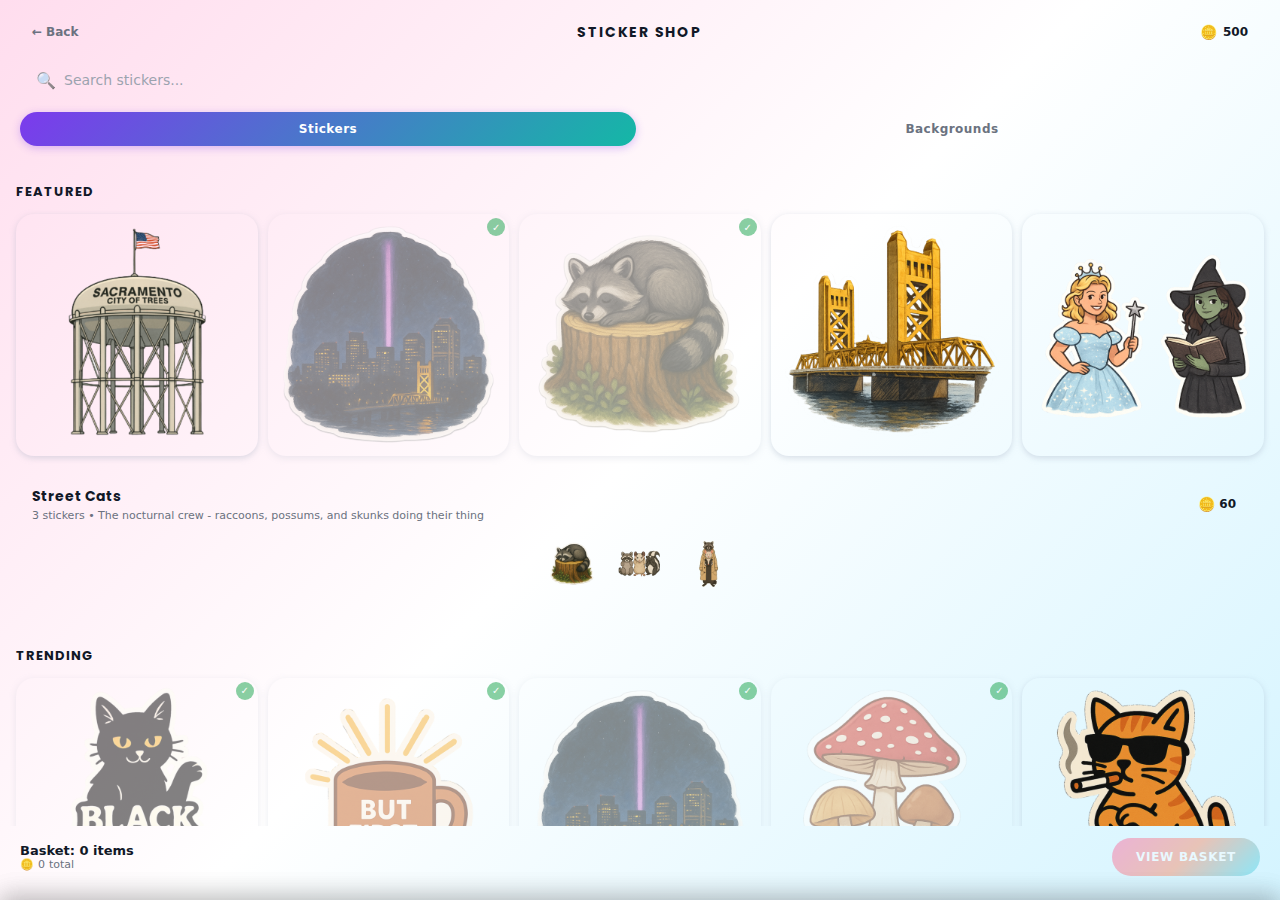
<file: stickershop.html>
<!DOCTYPE html>
<html lang="en">
<head>
  <meta charset="UTF-8" />
  <title>Stickerbook – Sticker Shop</title>
  <meta name="viewport" content="width=device-width, initial-scale=1.0, maximum-scale=1.0, user-scalable=no" />
  <link href="https://fonts.googleapis.com/css2?family=Poppins:wght@600;700&display=swap" rel="stylesheet">
  <link rel="stylesheet" href="css/stickerbook.css">
  <style>
    /* ========== PAGE-SPECIFIC STYLES ========== */
    html, body {
      touch-action: pan-y;
      overflow: hidden;
      height: 100%;
    }

    .shop-shell {
      width: 100%;
      height: 100vh;
      height: 100dvh;
      display: flex;
      flex-direction: column;
      background: var(--color-canvas);
      overflow: hidden;
    }

    /* ========== HEADER ========== */
    .shop-header {
      display: flex;
      align-items: center;
      padding: 16px 20px 12px;
      flex-shrink: 0;
      gap: 12px;
    }

    .back-btn {
      display: flex;
      align-items: center;
      gap: 4px;
      padding: 8px 12px;
      border: 1px solid var(--color-border);
      border-radius: var(--radius-pill);
      background: var(--color-canvas);
      color: var(--color-text-muted);
      font-size: 12px;
      font-weight: 600;
      cursor: pointer;
      transition: border-color 0.15s ease, color 0.15s ease;
      font-family: var(--font-primary);
      flex-shrink: 0;
    }

    .back-btn:hover {
      border-color: var(--color-border-strong);
      color: var(--color-text-secondary);
    }

    .shop-title {
      flex: 1;
      text-align: center;
      font-family: var(--font-display);
      font-size: 14px;
      font-weight: 700;
      letter-spacing: 0.12em;
      text-transform: uppercase;
      color: var(--color-text-primary);
    }

    .coin-balance {
      display: flex;
      align-items: center;
      gap: 6px;
      padding: 8px 12px;
      background: var(--color-canvas-subtle);
      border: 1px solid var(--color-border);
      border-radius: var(--radius-pill);
      cursor: pointer;
      transition: background 0.15s ease, border-color 0.15s ease;
      flex-shrink: 0;
    }

    .coin-balance:hover {
      background: var(--color-hover-bg);
      border-color: var(--color-border-strong);
    }

    .coin-icon {
      font-size: 14px;
    }

    .coin-amount {
      font-size: 12px;
      font-weight: 700;
      color: var(--color-text-primary);
    }

    /* ========== SEARCH BAR ========== */
    .search-container {
      padding: 0 20px 12px;
      flex-shrink: 0;
    }

    .search-bar {
      position: relative;
      width: 100%;
    }

    .search-input {
      width: 100%;
      padding: 12px 44px 12px 44px;
      border: 1px solid var(--color-border);
      border-radius: var(--radius-pill);
      background: var(--color-canvas-subtle);
      color: var(--color-text-primary);
      font-size: 14px;
      font-family: var(--font-primary);
      outline: none;
      transition: border-color 0.15s ease, box-shadow 0.15s ease, background 0.15s ease;
    }

    .search-input::placeholder {
      color: var(--color-text-subtle);
    }

    .search-input:focus {
      background: var(--color-canvas);
      border-color: var(--color-accent);
      box-shadow: 0 0 0 3px rgba(20, 184, 166, 0.15);
    }

    .search-icon {
      position: absolute;
      left: 16px;
      top: 50%;
      transform: translateY(-50%);
      font-size: 16px;
      color: var(--color-text-subtle);
      pointer-events: none;
    }

    .search-clear {
      position: absolute;
      right: 16px;
      top: 50%;
      transform: translateY(-50%);
      font-size: 14px;
      color: var(--color-text-subtle);
      cursor: pointer;
      padding: 4px;
      opacity: 0;
      pointer-events: none;
      transition: opacity 0.15s ease, color 0.15s ease;
    }

    .search-clear.visible {
      opacity: 1;
      pointer-events: auto;
    }

    .search-clear:hover {
      color: var(--color-text-secondary);
    }

    /* ========== CONTENT TOGGLE ========== */
    .toggle-container {
      display: flex;
      gap: 8px;
      padding: 0 20px 16px;
      flex-shrink: 0;
    }

    .toggle-btn {
      flex: 1;
      padding: 10px 16px;
      border: 1px solid var(--color-border);
      border-radius: var(--radius-pill);
      background: var(--color-canvas);
      color: var(--color-text-muted);
      font-size: 12px;
      font-weight: 600;
      letter-spacing: 0.04em;
      cursor: pointer;
      transition: all 0.2s ease;
      font-family: var(--font-primary);
    }

    .toggle-btn:hover {
      border-color: var(--color-border-strong);
      color: var(--color-text-secondary);
    }

    .toggle-btn.active {
      background: linear-gradient(135deg, #7c3aed 0%, #14b8a6 100%);
      border-color: transparent;
      color: white;
      box-shadow: 0 2px 8px rgba(124, 58, 237, 0.3);
    }

    /* ========== MAIN SCROLL AREA ========== */
    .shop-content {
      flex: 1;
      overflow-y: auto;
      overflow-x: hidden;
      padding: 0 16px;
    }

    .shop-content::-webkit-scrollbar {
      width: 4px;
    }

    .shop-content::-webkit-scrollbar-track {
      background: transparent;
    }

    .shop-content::-webkit-scrollbar-thumb {
      background: var(--color-border-strong);
      border-radius: 2px;
    }

    /* ========== STICKER GRID ========== */
    .sticker-grid {
      display: grid;
      grid-template-columns: repeat(4, 1fr);
      gap: 10px;
    }

    .sticker-tile {
      aspect-ratio: 1;
      border-radius: var(--radius-md);
      background: var(--color-canvas-subtle);
      border: 1px solid var(--color-border);
      display: flex;
      align-items: center;
      justify-content: center;
      padding: 8px;
      cursor: pointer;
      transition: transform 0.12s ease, box-shadow 0.15s ease, border-color 0.15s ease;
      position: relative;
    }

    .sticker-tile:hover {
      transform: translateY(-2px);
      box-shadow: var(--shadow-sm);
      border-color: var(--color-border-strong);
    }

    .sticker-tile:active {
      transform: translateY(0);
    }

    .sticker-tile.in-basket {
      border-color: var(--color-accent);
      background: var(--color-selected-bg);
    }

    .sticker-tile.owned {
      opacity: 0.5;
    }

    .sticker-tile img {
      max-width: 100%;
      max-height: 100%;
      object-fit: contain;
      pointer-events: none;
    }

    /* Price badge */
    .price-badge {
      position: absolute;
      bottom: 4px;
      right: 4px;
      display: flex;
      align-items: center;
      gap: 2px;
      padding: 2px 6px;
      background: var(--color-canvas);
      border-radius: var(--radius-sm);
      font-size: 10px;
      font-weight: 700;
      color: var(--color-special);
      box-shadow: var(--shadow-xs);
    }

    .price-badge .coin-icon {
      font-size: 10px;
    }

    /* Owned badge */
    .owned-badge {
      position: absolute;
      top: 4px;
      right: 4px;
      width: 18px;
      height: 18px;
      background: var(--color-success);
      border-radius: 50%;
      display: flex;
      align-items: center;
      justify-content: center;
      color: white;
      font-size: 10px;
      font-weight: 700;
    }

    /* In basket badge */
    .basket-badge {
      position: absolute;
      top: 4px;
      right: 4px;
      width: 18px;
      height: 18px;
      background: var(--color-accent);
      border-radius: 50%;
      display: flex;
      align-items: center;
      justify-content: center;
      color: white;
      font-size: 10px;
      font-weight: 700;
    }

    /* ========== SECTION HEADERS ========== */
    .section-header {
      display: flex;
      align-items: center;
      justify-content: space-between;
      padding: 20px 0 12px;
    }

    .section-title {
      font-family: var(--font-display);
      font-size: 13px;
      font-weight: 700;
      letter-spacing: 0.08em;
      text-transform: uppercase;
      color: var(--color-text-primary);
    }

    .section-see-all {
      font-size: 12px;
      font-weight: 600;
      color: var(--color-accent);
      cursor: pointer;
      transition: color 0.15s ease;
    }

    .section-see-all:hover {
      color: var(--color-accent-dark);
    }

    /* ========== PACK CARD ========== */
    .pack-card {
      background: var(--color-canvas-elevated);
      border: 1px solid var(--color-border);
      border-radius: var(--radius-lg);
      padding: 16px;
      margin: 8px 0 16px;
      cursor: pointer;
      transition: transform 0.15s ease, box-shadow 0.15s ease, border-color 0.15s ease;
    }

    .pack-card:hover {
      transform: translateY(-2px);
      box-shadow: var(--shadow-md);
      border-color: var(--color-border-strong);
    }

    .pack-card-header {
      display: flex;
      align-items: center;
      justify-content: space-between;
      margin-bottom: 12px;
    }

    .pack-card-info {
      flex: 1;
    }

    .pack-card-name {
      font-family: var(--font-display);
      font-size: 14px;
      font-weight: 700;
      color: var(--color-text-primary);
      margin-bottom: 2px;
    }

    .pack-card-meta {
      font-size: 11px;
      color: var(--color-text-muted);
    }

    .pack-card-price {
      display: flex;
      align-items: center;
      gap: 4px;
      padding: 6px 12px;
      background: var(--color-canvas-subtle);
      border-radius: var(--radius-pill);
      font-size: 12px;
      font-weight: 700;
      color: var(--color-special);
    }

    .pack-card-preview {
      display: flex;
      gap: 8px;
      justify-content: center;
    }

    .pack-preview-sticker {
      width: 60px;
      height: 60px;
      background: var(--color-canvas-subtle);
      border-radius: var(--radius-md);
      display: flex;
      align-items: center;
      justify-content: center;
      padding: 6px;
    }

    .pack-preview-sticker img {
      max-width: 100%;
      max-height: 100%;
      object-fit: contain;
    }

    /* ========== BASKET FOOTER ========== */
    .basket-footer {
      flex-shrink: 0;
      padding: 12px 20px 24px;
      background: var(--color-canvas-elevated);
      border-top: 1px solid var(--color-border);
      display: flex;
      align-items: center;
      gap: 12px;
    }

    .basket-summary {
      flex: 1;
    }

    .basket-count {
      font-size: 13px;
      font-weight: 600;
      color: var(--color-text-primary);
    }

    .basket-total {
      font-size: 11px;
      color: var(--color-text-muted);
      display: flex;
      align-items: center;
      gap: 4px;
    }

    .basket-total .coin-icon {
      font-size: 11px;
    }

    .view-basket-btn {
      padding: 12px 24px;
      background: var(--gradient-primary);
      border: none;
      border-radius: var(--radius-pill);
      color: white;
      font-size: 12px;
      font-weight: 700;
      letter-spacing: 0.06em;
      text-transform: uppercase;
      cursor: pointer;
      box-shadow: var(--shadow-button);
      transition: transform 0.12s ease, box-shadow 0.15s ease;
      font-family: var(--font-primary);
    }

    .view-basket-btn:hover {
      transform: translateY(-1px);
      box-shadow: var(--shadow-button-hover);
    }

    .view-basket-btn:active {
      transform: translateY(1px);
    }

    .view-basket-btn:disabled {
      opacity: 0.4;
      cursor: not-allowed;
      transform: none;
      box-shadow: none;
    }

    /* ========== BASKET PANEL (SLIDE-UP) ========== */
    .basket-overlay {
      position: fixed;
      inset: 0;
      background: rgba(0, 0, 0, 0.5);
      opacity: 0;
      pointer-events: none;
      transition: opacity 0.25s ease;
      z-index: 500;
    }

    .basket-overlay.visible {
      opacity: 1;
      pointer-events: auto;
    }

    .basket-panel {
      position: fixed;
      left: 0;
      right: 0;
      bottom: 0;
      height: 85vh;
      background: var(--color-canvas-elevated);
      border-radius: var(--radius-xl) var(--radius-xl) 0 0;
      box-shadow: 0 -4px 24px rgba(0, 0, 0, 0.15);
      transform: translateY(100%);
      transition: transform 0.3s cubic-bezier(0.32, 0.72, 0, 1);
      z-index: 501;
      display: flex;
      flex-direction: column;
      overflow: hidden;
      border-top: 1px solid var(--color-border);
    }

    .basket-panel.visible {
      transform: translateY(0);
    }

    .basket-handle {
      width: 40px;
      height: 4px;
      background: var(--color-border-strong);
      border-radius: 2px;
      margin: 12px auto 8px;
      flex-shrink: 0;
    }

    .basket-header {
      display: flex;
      align-items: center;
      justify-content: space-between;
      padding: 4px 20px 16px;
      border-bottom: 1px solid var(--color-border);
      flex-shrink: 0;
    }

    .basket-title {
      font-family: var(--font-display);
      font-size: 16px;
      font-weight: 700;
      color: var(--color-text-primary);
    }

    .basket-close {
      padding: 8px;
      background: transparent;
      border: none;
      color: var(--color-text-muted);
      font-size: 20px;
      cursor: pointer;
      transition: color 0.15s ease;
    }

    .basket-close:hover {
      color: var(--color-text-primary);
    }

    .basket-items {
      flex: 1;
      overflow-y: auto;
      padding: 16px 20px;
    }

    .basket-item {
      display: flex;
      align-items: center;
      gap: 12px;
      padding: 12px 0;
      border-bottom: 1px solid var(--color-border-subtle);
    }

    .basket-item:last-child {
      border-bottom: none;
    }

    .basket-item-image {
      width: 56px;
      height: 56px;
      background: var(--color-canvas-subtle);
      border-radius: var(--radius-md);
      display: flex;
      align-items: center;
      justify-content: center;
      padding: 6px;
      flex-shrink: 0;
    }

    .basket-item-image img {
      max-width: 100%;
      max-height: 100%;
      object-fit: contain;
    }

    .basket-item-info {
      flex: 1;
    }

    .basket-item-name {
      font-size: 13px;
      font-weight: 600;
      color: var(--color-text-primary);
      margin-bottom: 2px;
    }

    .basket-item-type {
      font-size: 11px;
      color: var(--color-text-muted);
    }

    .basket-item-price {
      display: flex;
      align-items: center;
      gap: 4px;
      font-size: 13px;
      font-weight: 700;
      color: var(--color-special);
    }

    .basket-item-remove {
      padding: 8px;
      background: transparent;
      border: none;
      color: var(--color-text-subtle);
      font-size: 16px;
      cursor: pointer;
      transition: color 0.15s ease;
    }

    .basket-item-remove:hover {
      color: var(--color-error);
    }

    .basket-empty {
      flex: 1;
      display: flex;
      flex-direction: column;
      align-items: center;
      justify-content: center;
      text-align: center;
      padding: 40px 20px;
      color: var(--color-text-muted);
    }

    .basket-empty-icon {
      font-size: 48px;
      margin-bottom: 16px;
      opacity: 0.5;
    }

    .basket-empty-text {
      font-size: 14px;
      font-weight: 500;
    }

    .basket-checkout {
      flex-shrink: 0;
      padding: 16px 20px 24px;
      border-top: 1px solid var(--color-border);
      background: var(--color-canvas-subtle);
    }

    .basket-checkout-row {
      display: flex;
      align-items: center;
      justify-content: space-between;
      margin-bottom: 16px;
    }

    .basket-checkout-label {
      font-size: 14px;
      color: var(--color-text-secondary);
    }

    .basket-checkout-value {
      display: flex;
      align-items: center;
      gap: 6px;
      font-size: 18px;
      font-weight: 700;
      color: var(--color-text-primary);
    }

    .basket-checkout-balance {
      font-size: 12px;
      color: var(--color-text-muted);
      text-align: right;
      margin-bottom: 16px;
    }

    .basket-checkout-balance.insufficient {
      color: var(--color-error);
    }

    .checkout-btn {
      width: 100%;
      padding: 14px 24px;
      background: var(--gradient-primary);
      border: none;
      border-radius: var(--radius-pill);
      color: white;
      font-size: 14px;
      font-weight: 700;
      letter-spacing: 0.06em;
      text-transform: uppercase;
      cursor: pointer;
      box-shadow: var(--shadow-button);
      transition: transform 0.12s ease, box-shadow 0.15s ease;
      font-family: var(--font-primary);
    }

    .checkout-btn:hover {
      transform: translateY(-1px);
      box-shadow: var(--shadow-button-hover);
    }

    .checkout-btn:disabled {
      opacity: 0.4;
      cursor: not-allowed;
      transform: none;
      box-shadow: none;
    }

    /* ========== CONFIRMATION PANEL ========== */
    .confirmation-panel {
      position: fixed;
      left: 0;
      right: 0;
      bottom: 0;
      background: var(--color-canvas-elevated);
      border-radius: var(--radius-xl) var(--radius-xl) 0 0;
      box-shadow: 0 -4px 24px rgba(0, 0, 0, 0.15);
      transform: translateY(100%);
      transition: transform 0.3s cubic-bezier(0.32, 0.72, 0, 1);
      z-index: 502;
      padding: 32px 24px 40px;
      text-align: center;
    }

    .confirmation-panel.visible {
      transform: translateY(0);
    }

    .confirmation-icon {
      font-size: 48px;
      margin-bottom: 16px;
    }

    .confirmation-title {
      font-family: var(--font-display);
      font-size: 18px;
      font-weight: 700;
      color: var(--color-text-primary);
      margin-bottom: 8px;
    }

    .confirmation-text {
      font-size: 13px;
      color: var(--color-text-muted);
      margin-bottom: 24px;
    }

    .confirmation-buttons {
      display: flex;
      flex-direction: column;
      gap: 10px;
    }

    .confirmation-btn-primary {
      padding: 14px 24px;
      background: var(--gradient-primary);
      border: none;
      border-radius: var(--radius-pill);
      color: white;
      font-size: 13px;
      font-weight: 700;
      letter-spacing: 0.04em;
      cursor: pointer;
      box-shadow: var(--shadow-button);
      transition: transform 0.12s ease, box-shadow 0.15s ease;
      font-family: var(--font-primary);
    }

    .confirmation-btn-primary:hover {
      transform: translateY(-1px);
      box-shadow: var(--shadow-button-hover);
    }

    .confirmation-btn-secondary {
      padding: 14px 24px;
      background: transparent;
      border: 1px solid var(--color-border);
      border-radius: var(--radius-pill);
      color: var(--color-text-secondary);
      font-size: 13px;
      font-weight: 600;
      cursor: pointer;
      transition: background 0.15s ease, border-color 0.15s ease;
      font-family: var(--font-primary);
    }

    .confirmation-btn-secondary:hover {
      background: var(--color-hover-bg);
      border-color: var(--color-border-strong);
    }

    /* ========== LOADING STATE ========== */
    .loading-container {
      display: flex;
      align-items: center;
      justify-content: center;
      padding: 60px 20px;
      color: var(--color-text-muted);
    }

    /* ========== EMPTY STATE ========== */
    .empty-state {
      text-align: center;
      padding: 40px 20px;
      color: var(--color-text-muted);
    }

    .empty-state-icon {
      font-size: 36px;
      margin-bottom: 12px;
      opacity: 0.5;
    }

    .empty-state-text {
      font-size: 13px;
    }

    /* ========== TOAST ========== */
    .toast {
      position: fixed;
      bottom: 100px;
      left: 50%;
      transform: translateX(-50%) translateY(20px);
      padding: 12px 24px;
      background: var(--color-text-primary);
      color: var(--color-text-inverse);
      border-radius: var(--radius-pill);
      font-size: 13px;
      font-weight: 500;
      opacity: 0;
      pointer-events: none;
      transition: opacity 0.2s ease, transform 0.2s ease;
      z-index: 600;
    }

    .toast.visible {
      opacity: 1;
      transform: translateX(-50%) translateY(0);
    }

    /* ========== RESPONSIVE ========== */
    @media (min-width: 480px) {
      .sticker-grid {
        grid-template-columns: repeat(5, 1fr);
      }
    }
  </style>
</head>
<body>
  <div class="shop-shell">
    <!-- Header -->
    <header class="shop-header">
      <button class="back-btn" id="back-btn">
        <span>←</span>
        <span>Back</span>
      </button>
      <div class="shop-title">Sticker Shop</div>
      <div class="coin-balance" id="coin-balance" title="Get Coins">
        <span class="coin-icon">🪙</span>
        <span class="coin-amount" id="coin-amount">500</span>
      </div>
    </header>

    <!-- Search -->
    <div class="search-container">
      <div class="search-bar">
        <span class="search-icon">🔍</span>
        <input 
          type="text" 
          class="search-input" 
          id="search-input"
          placeholder="Search stickers..."
          autocomplete="off"
        />
        <span class="search-clear" id="search-clear">✕</span>
      </div>
    </div>

    <!-- Toggle -->
    <div class="toggle-container">
      <button class="toggle-btn active" id="toggle-stickers" data-view="stickers">Stickers</button>
      <button class="toggle-btn" id="toggle-backgrounds" data-view="backgrounds">Backgrounds</button>
    </div>

    <!-- Main Content -->
    <div class="shop-content" id="shop-content">
      <!-- Content loaded dynamically -->
      <div class="loading-container" id="loading">
        Loading...
      </div>
    </div>

    <!-- Basket Footer -->
    <div class="basket-footer" id="basket-footer">
      <div class="basket-summary">
        <div class="basket-count">Basket: <span id="basket-count">0</span> items</div>
        <div class="basket-total">
          <span class="coin-icon">🪙</span>
          <span id="basket-total">0</span> total
        </div>
      </div>
      <button class="view-basket-btn" id="view-basket-btn" disabled>
        View Basket
      </button>
    </div>

    <!-- Basket Panel -->
    <div class="basket-overlay" id="basket-overlay"></div>
    <div class="basket-panel" id="basket-panel">
      <div class="basket-handle"></div>
      <div class="basket-header">
        <div class="basket-title">Your Basket</div>
        <button class="basket-close" id="basket-close">✕</button>
      </div>
      <div class="basket-items" id="basket-items">
        <!-- Items loaded dynamically -->
      </div>
      <div class="basket-empty hidden" id="basket-empty">
        <div class="basket-empty-icon">🧺</div>
        <div class="basket-empty-text">Your basket is empty</div>
      </div>
      <div class="basket-checkout" id="basket-checkout">
        <div class="basket-checkout-row">
          <span class="basket-checkout-label">Total</span>
          <span class="basket-checkout-value">
            <span class="coin-icon">🪙</span>
            <span id="checkout-total">0</span>
          </span>
        </div>
        <div class="basket-checkout-balance" id="checkout-balance">
          Your balance: 🪙 <span id="checkout-balance-amount">500</span>
        </div>
        <button class="checkout-btn" id="checkout-btn" disabled>
          Complete Purchase
        </button>
      </div>
    </div>

    <!-- Confirmation Panel -->
    <div class="basket-overlay" id="confirmation-overlay"></div>
    <div class="confirmation-panel" id="confirmation-panel">
      <div class="confirmation-icon">✨</div>
      <div class="confirmation-title">Added to your sticker drawer!</div>
      <div class="confirmation-text" id="confirmation-text">3 stickers are ready to use</div>
      <div class="confirmation-buttons">
        <button class="confirmation-btn-primary" id="go-to-drawer">Go to Drawer</button>
        <button class="confirmation-btn-secondary" id="keep-shopping">Keep Shopping</button>
      </div>
    </div>

    <!-- Toast -->
    <div class="toast" id="toast"></div>
  </div>

  <script>
    // ============ STATE ============
    let allStickers = [];
    let allPacks = [];
    let allBackgrounds = [];
    let basket = []; // { type: 'sticker'|'pack'|'background', id: string, data: object }
    let ownedStickerIds = new Set();
    let ownedBackgroundIds = new Set();
    let coinBalance = 500;
    let currentView = 'stickers'; // 'stickers' | 'backgrounds'
    let searchTerm = '';

    // ============ DOM ELEMENTS ============
    const shopContent = document.getElementById('shop-content');
    const loadingEl = document.getElementById('loading');
    const searchInput = document.getElementById('search-input');
    const searchClear = document.getElementById('search-clear');
    const toggleStickers = document.getElementById('toggle-stickers');
    const toggleBackgrounds = document.getElementById('toggle-backgrounds');
    const basketFooter = document.getElementById('basket-footer');
    const basketCountEl = document.getElementById('basket-count');
    const basketTotalEl = document.getElementById('basket-total');
    const viewBasketBtn = document.getElementById('view-basket-btn');
    const basketOverlay = document.getElementById('basket-overlay');
    const basketPanel = document.getElementById('basket-panel');
    const basketClose = document.getElementById('basket-close');
    const basketItems = document.getElementById('basket-items');
    const basketEmpty = document.getElementById('basket-empty');
    const basketCheckout = document.getElementById('basket-checkout');
    const checkoutTotal = document.getElementById('checkout-total');
    const checkoutBalanceAmount = document.getElementById('checkout-balance-amount');
    const checkoutBalance = document.getElementById('checkout-balance');
    const checkoutBtn = document.getElementById('checkout-btn');
    const confirmationOverlay = document.getElementById('confirmation-overlay');
    const confirmationPanel = document.getElementById('confirmation-panel');
    const confirmationText = document.getElementById('confirmation-text');
    const goToDrawerBtn = document.getElementById('go-to-drawer');
    const keepShoppingBtn = document.getElementById('keep-shopping');
    const coinBalanceEl = document.getElementById('coin-balance');
    const coinAmountEl = document.getElementById('coin-amount');
    const backBtn = document.getElementById('back-btn');
    const toast = document.getElementById('toast');

    // ============ INITIALIZATION ============
    async function init() {
      loadUserData();
      await loadShopData();
      renderCurrentView();
      setupEventListeners();
    }

    function loadUserData() {
      // Load coin balance
      try {
        const saved = localStorage.getItem('stickerbook_coins');
        if (saved) coinBalance = parseInt(saved, 10);
      } catch (e) {}
      coinAmountEl.textContent = coinBalance;
      checkoutBalanceAmount.textContent = coinBalance;

      // Load owned stickers (from drawer + placed on pages)
      try {
        const drawer = JSON.parse(localStorage.getItem('stickerbook_drawer') || '[]');
        drawer.forEach(s => ownedStickerIds.add(s.id));
        
        const pages = JSON.parse(localStorage.getItem('stickerbook_all_pages') || '[]');
        pages.forEach(page => {
          if (page.stickers) {
            page.stickers.forEach(s => {
              // Extract base ID (before the timestamp suffix)
              const baseId = s.id.split('_').slice(0, 2).join('_');
              ownedStickerIds.add(baseId);
            });
          }
        });
      } catch (e) {}

      // Load owned backgrounds
      try {
        const bgs = JSON.parse(localStorage.getItem('stickerbook_my_backgrounds') || '[]');
        bgs.forEach(b => ownedBackgroundIds.add(b.id));
      } catch (e) {}
    }

    async function loadShopData() {
      try {
        const [stickersRes, packsRes, backgroundsRes] = await Promise.all([
          fetch('stickers.json'),
          fetch('packs.json'),
          fetch('backgrounds.json')
        ]);

        allStickers = await stickersRes.json();
        allPacks = await packsRes.json();
        allBackgrounds = await backgroundsRes.json();

        loadingEl.classList.add('hidden');
      } catch (err) {
        console.error('Error loading shop data:', err);
        loadingEl.textContent = 'Error loading shop. Please refresh.';
      }
    }

    // ============ RENDERING ============
    function renderCurrentView() {
      if (searchTerm) {
        renderSearchResults();
      } else if (currentView === 'stickers') {
        renderStickersView();
      } else {
        renderBackgroundsView();
      }
    }

    function renderStickersView() {
      let html = '';

      // Featured section
      const featured = allStickers.filter(s => s.isFeatured);
      if (featured.length > 0) {
        html += renderSection('Featured', featured.slice(0, 8), 'featured');
      }

      // Featured pack
      const featuredPack = allPacks.find(p => p.isFeatured);
      if (featuredPack) {
        html += renderPackCard(featuredPack);
      }

      // Trending section
      const trending = allStickers.filter(s => s.isTrending);
      if (trending.length > 0) {
        html += renderSection('Trending', trending.slice(0, 8), 'trending');
      }

      // Another pack
      const trendingPack = allPacks.find(p => p.isTrending && !p.isFeatured);
      if (trendingPack) {
        html += renderPackCard(trendingPack);
      }

      // Categories
      const categories = [...new Set(allStickers.map(s => s.category))];
      categories.forEach(cat => {
        const catStickers = allStickers.filter(s => s.category === cat);
        html += renderSection(cat, catStickers.slice(0, 8), cat);
      });

      shopContent.innerHTML = html;
      attachStickerListeners();
      attachPackListeners();
    }

    function renderBackgroundsView() {
      let html = '';

      // Featured backgrounds
      const featured = allBackgrounds.filter(b => b.isFeatured);
      if (featured.length > 0) {
        html += renderBackgroundSection('Featured', featured);
      }

      // Trending backgrounds
      const trending = allBackgrounds.filter(b => b.isTrending);
      if (trending.length > 0) {
        html += renderBackgroundSection('Trending', trending);
      }

      // By category
      const categories = [...new Set(allBackgrounds.map(b => b.category))];
      categories.forEach(cat => {
        const catBgs = allBackgrounds.filter(b => b.category === cat);
        html += renderBackgroundSection(cat, catBgs);
      });

      shopContent.innerHTML = html;
      attachBackgroundListeners();
    }

    function renderSearchResults() {
      const term = searchTerm.toLowerCase();
      let html = '';

      if (currentView === 'stickers') {
        const results = allStickers.filter(s => 
          s.displayName.toLowerCase().includes(term) ||
          s.tags.some(t => t.toLowerCase().includes(term))
        );

        if (results.length === 0) {
          html = `<div class="empty-state">
            <div class="empty-state-icon">🔍</div>
            <div class="empty-state-text">No stickers found for "${searchTerm}"</div>
          </div>`;
        } else {
          html = `<div class="section-header"><div class="section-title">Search Results</div></div>`;
          html += `<div class="sticker-grid">`;
          results.forEach(s => {
            html += renderStickerTile(s);
          });
          html += `</div>`;
        }
      } else {
        const results = allBackgrounds.filter(b =>
          b.name.toLowerCase().includes(term) ||
          b.tags.some(t => t.toLowerCase().includes(term))
        );

        if (results.length === 0) {
          html = `<div class="empty-state">
            <div class="empty-state-icon">🔍</div>
            <div class="empty-state-text">No backgrounds found for "${searchTerm}"</div>
          </div>`;
        } else {
          html = renderBackgroundSection('Search Results', results);
        }
      }

      shopContent.innerHTML = html;
      if (currentView === 'stickers') {
        attachStickerListeners();
      } else {
        attachBackgroundListeners();
      }
    }

    function renderSection(title, stickers, key) {
      let html = `
        <div class="section-header">
          <div class="section-title">${title}</div>
          ${stickers.length > 8 ? `<div class="section-see-all" data-category="${key}">See All</div>` : ''}
        </div>
        <div class="sticker-grid">
      `;

      stickers.forEach(s => {
        html += renderStickerTile(s);
      });

      html += `</div>`;
      return html;
    }

    function renderStickerTile(sticker) {
      const owned = ownedStickerIds.has(sticker.id);
      const inBasket = basket.some(b => b.type === 'sticker' && b.id === sticker.id);
      
      let badgeHtml = '';
      if (owned) {
        badgeHtml = `<div class="owned-badge">✓</div>`;
      } else if (inBasket) {
        badgeHtml = `<div class="basket-badge">✓</div>`;
      }

      let priceHtml = '';
      if (sticker.price > 0 && !owned) {
        priceHtml = `<div class="price-badge"><span class="coin-icon">🪙</span>${sticker.price}</div>`;
      }

      return `
        <div class="sticker-tile ${owned ? 'owned' : ''} ${inBasket ? 'in-basket' : ''}" 
             data-id="${sticker.id}" 
             data-type="sticker">
          <img src="assets/Stickers/${sticker.filename}" alt="${sticker.displayName}" />
          ${badgeHtml}
          ${priceHtml}
        </div>
      `;
    }

    function renderPackCard(pack) {
      const inBasket = basket.some(b => b.type === 'pack' && b.id === pack.id);
      
      return `
        <div class="pack-card ${inBasket ? 'in-basket' : ''}" data-id="${pack.id}" data-type="pack">
          <div class="pack-card-header">
            <div class="pack-card-info">
              <div class="pack-card-name">${pack.name}</div>
              <div class="pack-card-meta">${pack.stickerCount} stickers • ${pack.description}</div>
            </div>
            <div class="pack-card-price">
              <span class="coin-icon">🪙</span>
              ${pack.price}
            </div>
          </div>
          <div class="pack-card-preview">
            ${pack.previewStickers.slice(0, 4).map(sid => {
              const sticker = allStickers.find(s => s.id === sid);
              return sticker ? `
                <div class="pack-preview-sticker">
                  <img src="assets/Stickers/${sticker.filename}" alt="${sticker.displayName}" />
                </div>
              ` : '';
            }).join('')}
          </div>
        </div>
      `;
    }

    function renderBackgroundSection(title, backgrounds) {
      let html = `
        <div class="section-header">
          <div class="section-title">${title}</div>
        </div>
        <div class="sticker-grid">
      `;

      backgrounds.forEach(bg => {
        html += renderBackgroundTile(bg);
      });

      html += `</div>`;
      return html;
    }

    function renderBackgroundTile(bg) {
      const owned = ownedBackgroundIds.has(bg.id);
      const inBasket = basket.some(b => b.type === 'background' && b.id === bg.id);

      let badgeHtml = '';
      if (owned) {
        badgeHtml = `<div class="owned-badge">✓</div>`;
      } else if (inBasket) {
        badgeHtml = `<div class="basket-badge">✓</div>`;
      }

      let priceHtml = '';
      if (bg.price > 0 && !owned) {
        priceHtml = `<div class="price-badge"><span class="coin-icon">🪙</span>${bg.price}</div>`;
      }

      return `
        <div class="sticker-tile ${owned ? 'owned' : ''} ${inBasket ? 'in-basket' : ''}" 
             data-id="${bg.id}" 
             data-type="background"
             style="${bg.css}">
          ${badgeHtml}
          ${priceHtml}
        </div>
      `;
    }

    // ============ EVENT LISTENERS ============
    function setupEventListeners() {
      // Back button
      backBtn.addEventListener('click', () => {
        window.location.href = 'stickerbook.html';
      });

      // Search
      searchInput.addEventListener('input', (e) => {
        searchTerm = e.target.value.trim();
        searchClear.classList.toggle('visible', searchTerm.length > 0);
        renderCurrentView();
      });

      searchClear.addEventListener('click', () => {
        searchTerm = '';
        searchInput.value = '';
        searchClear.classList.remove('visible');
        renderCurrentView();
      });

      // Toggle
      toggleStickers.addEventListener('click', () => {
        if (currentView !== 'stickers') {
          currentView = 'stickers';
          toggleStickers.classList.add('active');
          toggleBackgrounds.classList.remove('active');
          searchInput.placeholder = 'Search stickers...';
          renderCurrentView();
        }
      });

      toggleBackgrounds.addEventListener('click', () => {
        if (currentView !== 'backgrounds') {
          currentView = 'backgrounds';
          toggleBackgrounds.classList.add('active');
          toggleStickers.classList.remove('active');
          searchInput.placeholder = 'Search backgrounds...';
          renderCurrentView();
        }
      });

      // Basket footer
      viewBasketBtn.addEventListener('click', openBasket);

      // Basket panel
      basketOverlay.addEventListener('click', closeBasket);
      basketClose.addEventListener('click', closeBasket);
      checkoutBtn.addEventListener('click', completePurchase);

      // Confirmation panel
      confirmationOverlay.addEventListener('click', closeConfirmation);
      goToDrawerBtn.addEventListener('click', () => {
        localStorage.setItem('stickerbook_open_drawer', 'expanded');
        window.location.href = 'stickerbook.html';
      });
      keepShoppingBtn.addEventListener('click', closeConfirmation);

      // Coin balance click (future: open get coins)
      coinBalanceEl.addEventListener('click', () => {
        showToast('Get Coins feature coming soon!');
      });
    }

    function attachStickerListeners() {
      document.querySelectorAll('.sticker-tile[data-type="sticker"]').forEach(tile => {
        tile.addEventListener('click', () => {
          const id = tile.dataset.id;
          toggleBasketItem('sticker', id);
        });
      });
    }

    function attachPackListeners() {
      document.querySelectorAll('.pack-card').forEach(card => {
        card.addEventListener('click', () => {
          const id = card.dataset.id;
          toggleBasketItem('pack', id);
        });
      });
    }

    function attachBackgroundListeners() {
      document.querySelectorAll('.sticker-tile[data-type="background"]').forEach(tile => {
        tile.addEventListener('click', () => {
          const id = tile.dataset.id;
          toggleBasketItem('background', id);
        });
      });
    }

    // ============ BASKET LOGIC ============
    function toggleBasketItem(type, id) {
      // Check if already owned
      if (type === 'sticker' && ownedStickerIds.has(id)) {
        showToast('You already own this sticker');
        return;
      }
      if (type === 'background' && ownedBackgroundIds.has(id)) {
        showToast('You already own this background');
        return;
      }

      const existingIndex = basket.findIndex(b => b.type === type && b.id === id);

      if (existingIndex >= 0) {
        // Remove from basket
        basket.splice(existingIndex, 1);
        showToast('Removed from basket');
      } else {
        // Add to basket
        let data;
        if (type === 'sticker') {
          data = allStickers.find(s => s.id === id);
        } else if (type === 'pack') {
          data = allPacks.find(p => p.id === id);
        } else {
          data = allBackgrounds.find(b => b.id === id);
        }

        basket.push({ type, id, data });
        showToast('Added to basket');
      }

      updateBasketUI();
      renderCurrentView();
    }

    function updateBasketUI() {
      const count = basket.length;
      const total = basket.reduce((sum, item) => sum + (item.data.price || 0), 0);

      basketCountEl.textContent = count;
      basketTotalEl.textContent = total;
      viewBasketBtn.disabled = count === 0;

      checkoutTotal.textContent = total;
      checkoutBalanceAmount.textContent = coinBalance;

      const canAfford = coinBalance >= total;
      checkoutBalance.classList.toggle('insufficient', !canAfford && count > 0);
      checkoutBtn.disabled = count === 0 || !canAfford;
    }

    function openBasket() {
      renderBasketItems();
      basketOverlay.classList.add('visible');
      basketPanel.classList.add('visible');
    }

    function closeBasket() {
      basketOverlay.classList.remove('visible');
      basketPanel.classList.remove('visible');
    }

    function renderBasketItems() {
      if (basket.length === 0) {
        basketItems.innerHTML = '';
        basketEmpty.classList.remove('hidden');
        basketCheckout.style.display = 'none';
        return;
      }

      basketEmpty.classList.add('hidden');
      basketCheckout.style.display = 'block';

      let html = '';
      basket.forEach((item, index) => {
        let imageHtml = '';
        let name = '';
        let typeLabel = '';

        if (item.type === 'sticker') {
          imageHtml = `<img src="assets/Stickers/${item.data.filename}" alt="${item.data.displayName}" />`;
          name = item.data.displayName;
          typeLabel = 'Sticker';
        } else if (item.type === 'pack') {
          const previewSticker = allStickers.find(s => s.id === item.data.previewStickers[0]);
          if (previewSticker) {
            imageHtml = `<img src="assets/Stickers/${previewSticker.filename}" alt="${item.data.name}" />`;
          }
          name = item.data.name;
          typeLabel = `Pack • ${item.data.stickerCount} stickers`;
        } else {
          imageHtml = `<div style="${item.data.css} width: 100%; height: 100%; border-radius: 6px;"></div>`;
          name = item.data.name;
          typeLabel = 'Background';
        }

        html += `
          <div class="basket-item" data-index="${index}">
            <div class="basket-item-image">${imageHtml}</div>
            <div class="basket-item-info">
              <div class="basket-item-name">${name}</div>
              <div class="basket-item-type">${typeLabel}</div>
            </div>
            <div class="basket-item-price">
              ${item.data.price > 0 ? `<span class="coin-icon">🪙</span>${item.data.price}` : 'Free'}
            </div>
            <button class="basket-item-remove" data-index="${index}">✕</button>
          </div>
        `;
      });

      basketItems.innerHTML = html;

      // Attach remove listeners
      basketItems.querySelectorAll('.basket-item-remove').forEach(btn => {
        btn.addEventListener('click', (e) => {
          e.stopPropagation();
          const index = parseInt(btn.dataset.index, 10);
          basket.splice(index, 1);
          updateBasketUI();
          renderBasketItems();
          renderCurrentView();
        });
      });
    }

    // ============ CHECKOUT ============
    function completePurchase() {
      const total = basket.reduce((sum, item) => sum + (item.data.price || 0), 0);

      if (coinBalance < total) {
        showToast('Not enough coins');
        return;
      }

      // Deduct coins
      coinBalance -= total;
      localStorage.setItem('stickerbook_coins', coinBalance);
      coinAmountEl.textContent = coinBalance;

      // Process items
      let stickerCount = 0;
      let backgroundCount = 0;

      // Load current drawer
      let drawer = [];
      try {
        drawer = JSON.parse(localStorage.getItem('stickerbook_drawer') || '[]');
      } catch (e) {}

      // Load current backgrounds
      let myBackgrounds = [];
      try {
        myBackgrounds = JSON.parse(localStorage.getItem('stickerbook_my_backgrounds') || '[]');
      } catch (e) {}

      basket.forEach(item => {
        if (item.type === 'sticker') {
          drawer.push({
            id: item.data.id,
            src: 'assets/Stickers/' + item.data.filename,
            displayName: item.data.displayName
          });
          ownedStickerIds.add(item.data.id);
          stickerCount++;
        } else if (item.type === 'pack') {
          // Add all stickers from pack, grouped together
          item.data.stickerIds.forEach(sid => {
            const sticker = allStickers.find(s => s.id === sid);
            if (sticker && !ownedStickerIds.has(sid)) {
              drawer.push({
                id: sticker.id,
                src: 'assets/Stickers/' + sticker.filename,
                displayName: sticker.displayName,
                packId: item.data.id
              });
              ownedStickerIds.add(sid);
              stickerCount++;
            }
          });
        } else if (item.type === 'background') {
          myBackgrounds.push({
            id: item.data.id,
            name: item.data.name,
            css: item.data.css,
            type: item.data.type
          });
          ownedBackgroundIds.add(item.data.id);
          backgroundCount++;
        }
      });

      // Save
      localStorage.setItem('stickerbook_drawer', JSON.stringify(drawer));
      localStorage.setItem('stickerbook_my_backgrounds', JSON.stringify(myBackgrounds));

      // Clear basket
      basket = [];
      updateBasketUI();

      // Close basket panel
      closeBasket();

      // Show confirmation
      let confirmText = '';
      if (stickerCount > 0 && backgroundCount > 0) {
        confirmText = `${stickerCount} sticker${stickerCount > 1 ? 's' : ''} and ${backgroundCount} background${backgroundCount > 1 ? 's' : ''} are ready to use`;
      } else if (stickerCount > 0) {
        confirmText = `${stickerCount} sticker${stickerCount > 1 ? 's' : ''} ${stickerCount > 1 ? 'are' : 'is'} ready to use`;
      } else {
        confirmText = `${backgroundCount} background${backgroundCount > 1 ? 's' : ''} ${backgroundCount > 1 ? 'are' : 'is'} ready to use`;
      }
      confirmationText.textContent = confirmText;

      confirmationOverlay.classList.add('visible');
      confirmationPanel.classList.add('visible');

      // Re-render to show owned states
      renderCurrentView();
    }

    function closeConfirmation() {
      confirmationOverlay.classList.remove('visible');
      confirmationPanel.classList.remove('visible');
    }

    // ============ HELPERS ============
    function showToast(message) {
      toast.textContent = message;
      toast.classList.add('visible');
      setTimeout(() => toast.classList.remove('visible'), 2000);
    }

    // ============ START ============
    document.addEventListener('DOMContentLoaded', init);
  </script>
</body>
</html>
</file>
<file: css/stickerbook.css>
/* ============================================
   STICKERBOOK DESIGN SYSTEM
   Miami Vice Aesthetic
   ============================================ */

/* ========== CSS CUSTOM PROPERTIES ========== */
:root {
  /* Primary gradient colors */
  --color-pink: #ff4f96;
  --color-orange: #ff7a4e;
  --color-cyan: #22d3ee;
  
  /* Background gradient colors */
  --color-bg-pink: #ffddee;
  --color-bg-cyan: #d4f4ff;
  --color-bg-white: #ffffff;
  
  /* Title sticker gradient (pastel) */
  --color-pastel-pink: #ffb6c1;
  --color-pastel-peach: #ffd4a3;
  --color-pastel-cream: #fffacd;
  --color-pastel-powder: #b0e0e6;
  --color-pastel-sky: #87ceeb;
  
  /* Text colors */
  --color-text-primary: #111827;
  --color-text-muted: #6b7280;
  --color-text-subtle: #9ca3af;
  --color-text-white: #ffffff;
  
  /* Field colors */
  --color-field-bg: #f9fafb;
  --color-field-border: rgba(148, 163, 184, 0.7);
  --color-field-border-focus: #0ea5e9;
  --color-field-placeholder: rgba(148, 163, 184, 0.9);
  
  /* Status colors */
  --color-error: #f97373;
  --color-success: #16a34a;
  
  /* Border/UI colors */
  --color-border-light: rgba(148, 163, 184, 0.2);
  --color-border-medium: rgba(148, 163, 184, 0.9);
  --color-sticker-border: #f5f5f0;
  
  /* Shadows */
  --shadow-button: 0 12px 22px rgba(236, 72, 153, 0.35), 0 0 0 1px rgba(248, 250, 252, 0.5);
  --shadow-button-hover: 0 16px 28px rgba(236, 72, 153, 0.4), 0 0 0 1px rgba(248, 250, 252, 0.7);
  --shadow-button-active: 0 8px 16px rgba(236, 72, 153, 0.3), 0 0 0 1px rgba(248, 250, 252, 0.5);
  --shadow-card: 0 18px 40px rgba(15, 23, 42, 0.20), 0 0 0 1px rgba(148, 163, 184, 0.10);
  --shadow-sticker: 0 3px 10px rgba(0, 0, 0, 0.15), 0 1px 3px rgba(0, 0, 0, 0.1);
  
  /* Gradients */
  --gradient-primary: linear-gradient(135deg, var(--color-pink), var(--color-orange), var(--color-cyan));
  --gradient-accent-bar: linear-gradient(90deg, var(--color-pink), var(--color-orange), var(--color-cyan));
  --gradient-background: linear-gradient(135deg, var(--color-bg-pink) 0%, var(--color-bg-white) 50%, var(--color-bg-cyan) 100%);
  --gradient-title-sticker: linear-gradient(135deg, var(--color-pastel-pink) 0%, var(--color-pastel-peach) 25%, var(--color-pastel-cream) 50%, var(--color-pastel-powder) 75%, var(--color-pastel-sky) 100%);
  
  /* Typography */
  --font-primary: system-ui, -apple-system, BlinkMacSystemFont, "Segoe UI", sans-serif;
  --font-display: "Poppins", system-ui, sans-serif;
  
  /* Spacing */
  --spacing-xs: 4px;
  --spacing-sm: 8px;
  --spacing-md: 16px;
  --spacing-lg: 24px;
  --spacing-xl: 32px;
  
  /* Border radius */
  --radius-sm: 8px;
  --radius-md: 18px;
  --radius-lg: 24px;
  --radius-pill: 999px;
}


/* ========== RESET ========== */
* {
  margin: 0;
  padding: 0;
  box-sizing: border-box;
}

html, body {
  height: 100%;
}


/* ========== BASE STYLES ========== */
body {
  font-family: var(--font-primary);
  background: var(--gradient-background);
  color: var(--color-text-primary);
  min-height: 100vh;
  min-height: 100dvh;
}


/* ========== TYPOGRAPHY ========== */
.text-primary {
  color: var(--color-text-primary);
}

.text-muted {
  color: var(--color-text-muted);
}

.text-subtle {
  color: var(--color-text-subtle);
}

.text-white {
  color: var(--color-text-white);
}

/* Display title (STICKERBOOK header) */
.title-display {
  font-family: var(--font-display);
  font-weight: 700;
  letter-spacing: 0.1em;
  text-transform: uppercase;
  color: var(--color-text-primary);
}

.title-display--large {
  font-size: 24px;
  letter-spacing: 0.12em;
}

.title-display--small {
  font-size: 18px;
  letter-spacing: 0.15em;
}

/* Screen titles */
.screen-title {
  font-family: var(--font-display);
  font-size: 18px;
  font-weight: 600;
  letter-spacing: 0.04em;
  text-transform: uppercase;
  margin: 4px 0 6px;
  color: var(--color-text-primary);
}

.screen-subtitle {
  font-size: 12px;
  line-height: 1.5;
  color: var(--color-text-muted);
  margin: 0 0 14px;
}

/* Body text */
.text-body {
  font-size: 14px;
  line-height: 1.65;
  font-weight: 500;
  color: var(--color-text-primary);
}

/* Tagline with gradient */
.text-tagline {
  font-weight: 700;
  text-transform: uppercase;
  background: var(--gradient-accent-bar);
  -webkit-background-clip: text;
  background-clip: text;
  color: transparent;
  letter-spacing: 0.03em;
}


/* ========== ACCENT BAR ========== */
.accent-bar {
  height: 3px;
  border-radius: var(--radius-pill);
  background: var(--gradient-accent-bar);
}

.accent-bar--sm {
  width: 80px;
}

.accent-bar--md {
  width: 100px;
}

.accent-bar--lg {
  width: 120px;
}


/* ========== BUTTONS ========== */
.btn {
  width: 100%;
  border-radius: var(--radius-pill);
  border: none;
  padding: 14px 28px;
  font-size: 12px;
  font-weight: 700;
  letter-spacing: 0.15em;
  text-transform: uppercase;
  cursor: pointer;
  transition: opacity 0.4s ease-out, transform 0.15s ease, box-shadow 0.15s ease;
}

.btn-primary {
  background: var(--gradient-primary);
  color: var(--color-text-white);
  box-shadow: var(--shadow-button);
}

.btn-primary:hover {
  transform: translateY(-1px);
  box-shadow: var(--shadow-button-hover);
}

.btn-primary:active {
  transform: translateY(1px);
  box-shadow: var(--shadow-button-active);
}

.btn-primary:disabled {
  opacity: 0.35;
  cursor: not-allowed;
  box-shadow: 0 0 0 1px rgba(209, 213, 219, 0.8);
  background: linear-gradient(135deg, #f9fafb, #e5e7eb);
  color: var(--color-text-subtle);
  transform: none;
}

.btn-outline {
  border-radius: var(--radius-pill);
  border: 1px solid rgba(248, 250, 252, 0.85);
  padding: 8px 14px;
  font-size: 11px;
  font-weight: 600;
  cursor: pointer;
  background: rgba(15, 23, 42, 0.14);
  color: #f9fafb;
  display: inline-flex;
  align-items: center;
  justify-content: center;
  white-space: nowrap;
  transition: transform 0.12s ease, box-shadow 0.18s ease, opacity 0.18s ease, background 0.18s ease;
}

.btn-outline:active {
  transform: translateY(1px) scale(0.99);
  box-shadow: 0 4px 10px rgba(15, 23, 42, 0.55);
}

.btn-secondary {
  background: var(--color-bg-white);
  color: var(--color-text-primary);
  border: 1px solid var(--color-border-medium);
  box-shadow: 0 2px 5px rgba(15, 23, 42, 0.06);
}

.btn-secondary:hover {
  background: #f9fafb;
}

.btn-secondary:active {
  transform: translateY(1px);
  box-shadow: 0 1px 3px rgba(15, 23, 42, 0.10);
}

/* Skip button (developer tool) */
.btn-skip {
  background: transparent;
  border: 1px dashed var(--color-text-subtle);
  color: var(--color-text-subtle);
  padding: 6px 12px;
  font-size: 9px;
  font-weight: 600;
  letter-spacing: 0.1em;
  text-transform: uppercase;
  border-radius: var(--radius-pill);
  cursor: pointer;
  transition: border-color 0.15s ease, color 0.15s ease;
}

.btn-skip:hover {
  border-color: var(--color-text-muted);
  color: var(--color-text-muted);
}


/* ========== STICKER STYLES ========== */
.sticker {
  position: absolute;
  pointer-events: none;
}

.sticker img {
  width: 100%;
  height: 100%;
  object-fit: contain;
}

/* Die-cut title sticker */
.title-sticker {
  background: var(--gradient-title-sticker);
  border: 5px solid var(--color-sticker-border);
  border-radius: var(--radius-md);
  box-shadow: var(--shadow-sticker);
  padding: 18px 32px 16px;
  display: flex;
  flex-direction: column;
  align-items: center;
  gap: 6px;
}

.title-sticker__text {
  font-family: var(--font-display);
  font-size: 24px;
  font-weight: 700;
  letter-spacing: 0.1em;
  text-transform: uppercase;
  color: var(--color-text-primary);
  white-space: nowrap;
}

.title-sticker__bar {
  width: 100px;
  height: 3px;
  border-radius: 2px;
  background: var(--gradient-accent-bar);
}


/* ========== CARDS ========== */
.card {
  background: var(--color-bg-white);
  border-radius: var(--radius-lg);
  box-shadow: var(--shadow-card);
  padding: var(--spacing-lg);
}


/* ========== APP SHELL ========== */
.app-shell {
  width: 100%;
  min-height: 100vh;
  min-height: 100dvh;
  display: flex;
  flex-direction: column;
}

.phone-frame {
  width: 100%;
  max-width: 420px;
  margin: 0 auto;
  padding: 24px 18px;
  display: flex;
  flex-direction: column;
  align-items: center;
  flex: 1;
  overflow: hidden;
}

.phone-notch {
  display: none;
}

.phone-inner {
  width: 100%;
  display: flex;
  flex-direction: column;
  align-items: center;
  flex: 1;
  overflow-y: auto;
  padding-bottom: 20px;
}

.shell-inner {
  width: 100%;
  max-width: 340px;
  margin: 0 auto;
  display: flex;
  flex-direction: column;
  align-items: stretch;
  flex: 1;
}


/* ========== HEADER ROW ========== */
.top-row {
  display: flex;
  align-items: center;
  justify-content: space-between;
  margin-bottom: 18px;
}

.top-row--centered {
  justify-content: center;
}

.back-link {
  border: none;
  background: transparent;
  color: var(--color-text-subtle);
  font-size: 11px;
  display: inline-flex;
  align-items: center;
  gap: 4px;
  cursor: pointer;
  padding: 4px 0;
  font-family: var(--font-primary);
}

.back-link:hover {
  color: var(--color-text-muted);
}

.back-link .icon {
  font-size: 12px;
  transform: translateY(0.5px);
}

.logo-group {
  display: flex;
  flex-direction: column;
  align-items: flex-end;
  gap: 4px;
}

.logo-mark {
  font-family: var(--font-display);
  font-size: 12px;
  font-weight: 700;
  letter-spacing: 0.20em;
  text-transform: uppercase;
  color: var(--color-text-primary);
}

.logo-accent {
  width: 80px;
  height: 3px;
  border-radius: var(--radius-pill);
  background: var(--gradient-accent-bar);
}


/* ========== FORM FIELDS ========== */
.form {
  display: flex;
  flex-direction: column;
  gap: 12px;
  margin-top: 2px;
}

.field {
  display: flex;
  flex-direction: column;
  gap: 4px;
}

.field-label {
  font-size: 11px;
  text-transform: uppercase;
  letter-spacing: 0.14em;
  color: var(--color-text-subtle);
}

.field-input {
  border-radius: var(--radius-pill);
  border: 1px solid var(--color-field-border);
  padding: 8px 14px;
  font-size: 12px;
  background: var(--color-field-bg);
  color: var(--color-text-primary);
  outline: none;
  font-family: var(--font-primary);
  transition: border-color 0.18s ease, box-shadow 0.18s ease, background 0.18s ease;
}

.field-input::placeholder {
  color: var(--color-field-placeholder);
}

.field-input:focus {
  border-color: var(--color-field-border-focus);
  box-shadow: 0 0 0 1px rgba(14, 165, 233, 0.35);
  background: var(--color-bg-white);
}

.field-helper {
  font-size: 10px;
  color: var(--color-text-subtle);
}

.field-error {
  font-size: 10px;
  color: var(--color-error);
  margin-top: 2px;
  min-height: 12px;
}

.field-error.hidden {
  visibility: hidden;
}

/* Field row variants */
.field-row-2 {
  display: flex;
  gap: 6px;
}

.field-row-2 .field-input {
  flex: 1;
  min-width: 0;
}

.dob-row {
  display: flex;
  gap: 8px;
}

.dob-row .field-input {
  text-align: center;
  flex: 1;
  min-width: 0;
}

/* Location row (City / State / Zip) */
.location-row {
  display: flex;
  gap: 8px;
}

.location-row .field-input {
  min-width: 0;
}

.location-row .field-input--city {
  flex: 2;
}

.location-row .field-input--state {
  flex: 1;
  text-align: center;
  text-transform: uppercase;
}

.location-row .field-input--zip {
  flex: 1;
  text-align: center;
}


/* ========== PASSWORD RULES ========== */
.password-rules {
  margin-top: 4px;
  font-size: 10px;
  color: var(--color-text-subtle);
  display: flex;
  flex-direction: column;
  gap: 2px;
}

.password-rule {
  transition: color 0.2s ease;
}

.password-rule.met {
  color: var(--color-success);
}


/* ========== TERMS ROW ========== */
.terms-row {
  display: flex;
  align-items: flex-start;
  gap: 8px;
  font-size: 10px;
  color: var(--color-text-subtle);
  line-height: 1.4;
}

.terms-row input[type="checkbox"] {
  margin-top: 1px;
  cursor: pointer;
}

.terms-row a {
  color: var(--color-field-border-focus);
  text-decoration: none;
}

.terms-row a:hover {
  text-decoration: underline;
}


/* ========== CTA ROW ========== */
.cta-row {
  margin-top: 18px;
  display: flex;
  flex-direction: column;
  gap: 10px;
}


/* ========== BACKGROUND PICKER ========== */
.background-section {
  margin-top: 4px;
}

.background-label {
  font-size: 11px;
  text-transform: uppercase;
  letter-spacing: 0.14em;
  color: var(--color-text-subtle);
  margin: 4px 0 8px;
}

.background-grid-wrapper {
  max-height: 320px;
  overflow-y: auto;
  padding-right: 2px;
}

.background-grid {
  display: grid;
  grid-template-columns: repeat(3, minmax(0, 1fr));
  gap: 10px;
  padding-bottom: 6px;
}

.bg-tile {
  display: flex;
  flex-direction: column;
  align-items: center;
  gap: 4px;
  cursor: pointer;
}

.bg-tile-inner {
  width: 100%;
  padding-top: 180%;
  border-radius: var(--radius-md);
  background: #f3f4f6;
  position: relative;
  box-shadow: 0 6px 12px rgba(15, 23, 42, 0.10), 0 0 0 1px rgba(148, 163, 184, 0.35);
  transition: box-shadow 0.18s ease, transform 0.12s ease, border-color 0.18s ease;
}

.bg-tile-inner::after {
  content: "";
  position: absolute;
  inset: 0;
  border-radius: inherit;
  border: 2px solid transparent;
  pointer-events: none;
  transition: border-color 0.18s ease;
}

.bg-tile.selected .bg-tile-inner {
  transform: translateY(-1px);
  box-shadow: 0 10px 18px rgba(59, 130, 246, 0.25), 0 0 0 1px rgba(248, 250, 252, 0.8);
}

.bg-tile.selected .bg-tile-inner::after {
  border-color: var(--color-cyan);
}

.bg-tile:active .bg-tile-inner {
  transform: translateY(1px) scale(0.99);
  box-shadow: 0 4px 8px rgba(15, 23, 42, 0.12);
}

.bg-label {
  font-size: 10px;
  color: var(--color-text-subtle);
  text-align: center;
  display: none;
}


/* ========== STICKER GRID & TILES ========== */
.sticker-section {
  margin-top: 0;
  display: flex;
  flex-direction: column;
  flex: 1;
  min-height: 0;
}

.sticker-label {
  font-size: 11px;
  text-transform: uppercase;
  letter-spacing: 0.14em;
  color: var(--color-text-subtle);
  margin: 4px 0 6px;
  flex-shrink: 0;
}

.sticker-grid {
  display: grid;
  grid-template-columns: repeat(3, minmax(0, 1fr));
  gap: 10px;
  padding-bottom: 6px;
}

.sticker-tile {
  position: relative;
  border-radius: var(--radius-md);
  background: #f3f4f6;
  border: 1px solid rgba(148, 163, 184, 0.5);
  display: flex;
  align-items: center;
  justify-content: center;
  padding: 6px;
  cursor: pointer;
  transition: transform 0.12s ease, box-shadow 0.15s ease, background 0.15s ease, border-color 0.15s ease;
  box-shadow: 0 2px 6px rgba(148, 163, 184, 0.35);
  flex-shrink: 0;
  min-width: 86px;
}

.sticker-tile:hover {
  transform: translateY(-1px);
  box-shadow: 0 4px 12px rgba(148, 163, 184, 0.55);
}

.sticker-tile.selected {
  background: #fff6fb;
  border-color: var(--color-field-border-focus);
  box-shadow: 0 0 0 1px rgba(14, 165, 233, 0.35), 0 8px 16px rgba(248, 113, 165, 0.25);
}

.sticker-visual {
  display: flex;
  align-items: center;
  justify-content: center;
  width: 100%;
  min-height: 72px;
}

.sticker-image {
  max-width: 80px;
  max-height: 80px;
  display: block;
  object-fit: contain;
}


/* ========== CATEGORY ROWS (Netflix-style) ========== */
.overview-rows {
  flex: 1;
  min-height: 0;
  overflow-y: auto;
  padding-right: 2px;
}

.row-section {
  margin-bottom: 12px;
}

.row-header {
  display: flex;
  align-items: baseline;
  justify-content: space-between;
  margin-bottom: 6px;
}

.row-title {
  font-size: 12px;
  font-weight: 600;
  letter-spacing: 0.08em;
  text-transform: uppercase;
  color: var(--color-text-muted);
}

.row-strip {
  display: flex;
  gap: 8px;
  overflow-x: auto;
  padding-bottom: 4px;
}

.row-strip::-webkit-scrollbar {
  height: 4px;
}

.row-strip::-webkit-scrollbar-thumb {
  background: #c3c9ec;
  border-radius: var(--radius-pill);
}

.row-strip::-webkit-scrollbar-track {
  background: transparent;
}

.see-more-tile {
  min-width: 80px;
  padding: 10px 12px;
  border-radius: var(--radius-md);
  border: 1px dashed rgba(148, 163, 184, 0.8);
  background: var(--color-field-bg);
  display: flex;
  flex-direction: column;
  align-items: center;
  justify-content: center;
  font-size: 11px;
  color: var(--color-text-muted);
  cursor: pointer;
  flex-shrink: 0;
}

.see-more-tile span {
  font-size: 16px;
  margin-bottom: 4px;
}


/* ========== CATEGORY DETAIL VIEW ========== */
.category-detail {
  flex: 1;
  min-height: 0;
  display: flex;
  flex-direction: column;
}

.category-detail-header {
  display: flex;
  align-items: center;
  gap: 8px;
  margin-bottom: 8px;
}

.category-detail-title {
  font-size: 13px;
  font-weight: 600;
  letter-spacing: 0.08em;
  text-transform: uppercase;
  color: var(--color-text-muted);
}

.category-detail-subtitle {
  font-size: 11px;
  color: var(--color-text-subtle);
}

.category-detail-grid-wrapper {
  flex: 1;
  min-height: 0;
  overflow-y: auto;
  padding-right: 2px;
  margin-top: 4px;
}

.back-link-small {
  border: none;
  background: transparent;
  color: var(--color-text-subtle);
  font-size: 11px;
  display: inline-flex;
  align-items: center;
  gap: 4px;
  cursor: pointer;
  padding: 4px 0;
  font-family: var(--font-primary);
}

.back-link-small:hover {
  color: var(--color-text-muted);
}

.back-link-small .icon {
  font-size: 12px;
  transform: translateY(0.5px);
}


/* ========== SEARCH ========== */
.search-row {
  margin: 8px 0 6px;
  flex-shrink: 0;
}

.search-wrapper {
  position: relative;
  max-width: 220px;
  margin: 0 auto;
}

.search-input {
  width: 100%;
  border-radius: var(--radius-pill);
  border: 1px solid var(--color-field-border);
  padding: 7px 26px 7px 26px;
  font-size: 11px;
  background: var(--color-field-bg);
  color: var(--color-text-primary);
  outline: none;
  font-family: var(--font-primary);
  transition: border-color 0.18s ease, box-shadow 0.18s ease, background 0.18s ease;
}

.search-input::placeholder {
  color: var(--color-field-placeholder);
}

.search-input:focus {
  border-color: var(--color-field-border-focus);
  box-shadow: 0 0 0 1px rgba(14, 165, 233, 0.35);
  background: var(--color-bg-white);
}

.search-icon {
  position: absolute;
  left: 10px;
  top: 50%;
  transform: translateY(-50%);
  font-size: 12px;
  opacity: 0.7;
}

.search-clear {
  position: absolute;
  right: 10px;
  top: 50%;
  transform: translateY(-50%);
  font-size: 11px;
  opacity: 0.5;
  cursor: pointer;
}

.search-clear:hover {
  opacity: 0.8;
}


/* ========== SELECTION FOOTER ========== */
.selection-footer {
  margin-top: 10px;
  padding-top: 10px;
  border-top: 1px solid rgba(148, 163, 184, 0.35);
  display: flex;
  align-items: center;
  gap: 10px;
}

.selection-text {
  font-size: 11px;
  color: var(--color-text-muted);
  flex: 1;
}

.selection-text span {
  font-weight: 600;
  color: var(--color-text-primary);
}

.inline-error {
  font-size: 10px;
  color: var(--color-error);
  margin-top: 4px;
  min-height: 12px;
}

.empty-msg {
  font-size: 11px;
  color: var(--color-text-subtle);
  margin-top: 6px;
}


/* ========== SCROLLBAR STYLES ========== */
.overview-rows::-webkit-scrollbar,
.category-detail-grid-wrapper::-webkit-scrollbar {
  width: 4px;
}

.overview-rows::-webkit-scrollbar-thumb,
.category-detail-grid-wrapper::-webkit-scrollbar-thumb {
  background: #c3c9ec;
  border-radius: var(--radius-pill);
}

.overview-rows::-webkit-scrollbar-track,
.category-detail-grid-wrapper::-webkit-scrollbar-track {
  background: transparent;
}


/* ========== UTILITY CLASSES ========== */
.flex-center {
  display: flex;
  align-items: center;
  justify-content: center;
}

.flex-column {
  display: flex;
  flex-direction: column;
}

.text-center {
  text-align: center;
}

.gap-xs { gap: var(--spacing-xs); }
.gap-sm { gap: var(--spacing-sm); }
.gap-md { gap: var(--spacing-md); }
.gap-lg { gap: var(--spacing-lg); }

.mb-xs { margin-bottom: var(--spacing-xs); }
.mb-sm { margin-bottom: var(--spacing-sm); }
.mb-md { margin-bottom: var(--spacing-md); }
.mb-lg { margin-bottom: var(--spacing-lg); }

.mt-xs { margin-top: var(--spacing-xs); }
.mt-sm { margin-top: var(--spacing-sm); }
.mt-md { margin-top: var(--spacing-md); }
.mt-lg { margin-top: var(--spacing-lg); }

.hidden {
  display: none !important;
}


/* ========== RESPONSIVE ========== */
@media (max-width: 480px) {
  .phone-frame {
    padding: 20px 16px;
  }

  .screen-title {
    font-size: 16px;
  }

  .screen-subtitle {
    font-size: 11px;
  }

  .field-input {
    font-size: 11px;
  }

  .btn {
    font-size: 10px;
    padding: 12px 24px;
  }

  .field-row-2 {
    flex-direction: column;
  }
  
  .location-row {
    flex-wrap: wrap;
  }
  
  .location-row .field-input--city {
    flex: 1 1 100%;
  }
  
  .location-row .field-input--state,
  .location-row .field-input--zip {
    flex: 1;
  }
}


/* ========== CONTAINED SCROLL LAYOUT ==========
   Add class "layout-contained" to <body> on pages where
   only an inner container should scroll (not the whole page).
   
   This creates a fixed-height flex chain so the scroll
   constraint flows down to the inner container.
   ============================================== */

/* Lock the viewport - no page scroll */
body.layout-contained {
  overflow: hidden;
  height: 100vh;
  height: 100dvh;
}

/* Every flex child in the chain needs min-height: 0 
   so it can shrink below its content size */
body.layout-contained .app-shell {
  height: 100%;
  min-height: 0;
  overflow: hidden;
}

body.layout-contained .phone-frame {
  height: 100%;
  min-height: 0;
  overflow: hidden;
  padding-top: 20px;
  padding-bottom: 20px;
}

body.layout-contained .phone-inner {
  height: 100%;
  min-height: 0;
  overflow: hidden;
  padding-bottom: 0;
}

body.layout-contained .shell-inner {
  height: 100%;
  min-height: 0;
}

/* The section containing scrollable content */
body.layout-contained .sticker-section {
  flex: 1;
  min-height: 0;
  display: flex;
  flex-direction: column;
}

/* The actual scroll container */
body.layout-contained .sticker-container {
  flex: 1;
  min-height: 0;
  background: #ffffff;
  border-radius: var(--radius-lg);
  box-shadow: 0 8px 32px rgba(15, 23, 42, 0.12), 0 2px 8px rgba(15, 23, 42, 0.08);
  overflow-y: auto;
  overflow-x: hidden;
  padding: 16px 12px;
}

/* Category detail view (when drilling into a category) */
body.layout-contained .category-detail {
  flex: 1;
  min-height: 0;
  background: #ffffff;
  border-radius: var(--radius-lg);
  box-shadow: 0 8px 32px rgba(15, 23, 42, 0.12), 0 2px 8px rgba(15, 23, 42, 0.08);
  overflow-y: auto;
  overflow-x: hidden;
  padding: 16px 12px;
}

/* Fixed elements that shouldn't scroll */
body.layout-contained .top-row {
  flex-shrink: 0;
  margin-bottom: 8px;
}

body.layout-contained .screen-title {
  flex-shrink: 0;
  margin-bottom: 12px;
}

body.layout-contained .search-row {
  flex-shrink: 0;
  margin-top: 12px;
}

body.layout-contained .search-wrapper {
  max-width: 275px;
}

body.layout-contained .search-input {
  padding: 10px 32px;
  font-size: 13px;
}

body.layout-contained .search-icon {
  left: 12px;
  font-size: 14px;
}

body.layout-contained .search-clear {
  right: 12px;
  font-size: 13px;
}

body.layout-contained .selection-footer {
  flex-shrink: 0;
  margin-top: 12px;
  border-top: none;
  padding-top: 0;
}

/* Center category titles in contained layout */
body.layout-contained .row-header {
  justify-content: center;
}

body.layout-contained .row-title {
  text-align: center;
}

body.layout-contained .row-section {
  margin-bottom: 16px;
}

/* Miami Vice see-more button styling */
body.layout-contained .see-more-tile {
  min-width: 80px;
  min-height: 72px;
  padding: 12px 16px;
  border-radius: var(--radius-md);
  border: none;
  background: linear-gradient(135deg, var(--color-pink), var(--color-orange), var(--color-cyan));
  display: flex;
  align-items: center;
  justify-content: center;
  font-size: 11px;
  font-weight: 600;
  letter-spacing: 0.05em;
  text-transform: uppercase;
  color: #ffffff;
  cursor: pointer;
  flex-shrink: 0;
  box-shadow: 0 4px 12px rgba(236, 72, 153, 0.3);
  transition: transform 0.12s ease, box-shadow 0.15s ease;
}

body.layout-contained .see-more-tile:hover {
  transform: translateY(-2px);
  box-shadow: 0 6px 16px rgba(236, 72, 153, 0.4);
}

body.layout-contained .see-more-tile:active {
  transform: translateY(0);
  box-shadow: 0 2px 8px rgba(236, 72, 153, 0.3);
}

/* Overview rows don't need their own scroll in contained layout */
body.layout-contained .overview-rows {
  overflow: visible;
}


/* ========== BACKGROUND PICKER (Tabs + Netflix Rows) ========== */
.bg-picker-section {
  flex: 1;
  min-height: 0;
  display: flex;
  flex-direction: column;
  gap: 10px;
}

/* Pattern type tabs */
.bg-tabs {
  display: flex;
  gap: 6px;
  justify-content: center;
  flex-shrink: 0;
  width: 296px;
  margin: 0 auto 10px;
}

.bg-tab {
  flex: 1;
  padding: 8px 0;
  border: 1px solid var(--color-field-border);
  border-radius: var(--radius-pill);
  background: var(--color-field-bg);
  color: var(--color-text-muted);
  font-size: 10px;
  font-weight: 600;
  letter-spacing: 0.05em;
  text-transform: uppercase;
  text-align: center;
  cursor: pointer;
  transition: all 0.15s ease;
  font-family: var(--font-primary);
}

.bg-tab:hover {
  border-color: var(--color-text-subtle);
  color: var(--color-text-primary);
}

.bg-tab.active {
  background: var(--gradient-primary);
  border-color: transparent;
  color: var(--color-text-white);
  box-shadow: 0 4px 12px rgba(236, 72, 153, 0.3);
}

/* Sub-filter buttons */
.bg-subfilter {
  display: flex;
  gap: 6px;
  justify-content: center;
  flex-shrink: 0;
  width: 296px;
  margin: 0 auto 10px;
}

.bg-subfilter-btn {
  flex: 1;
  padding: 6px 0;
  border: 1px solid var(--color-border-light);
  border-radius: var(--radius-pill);
  background: transparent;
  color: var(--color-text-subtle);
  font-size: 10px;
  font-weight: 500;
  letter-spacing: 0.05em;
  text-align: center;
  cursor: pointer;
  transition: all 0.15s ease;
  font-family: var(--font-primary);
}

.bg-subfilter-btn:hover {
  border-color: var(--color-text-subtle);
  color: var(--color-text-muted);
}

.bg-subfilter-btn.active {
  background: var(--color-text-primary);
  border-color: var(--color-text-primary);
  color: var(--color-text-white);
}

/* Scrollable rows container */
.bg-rows-container {
  flex: 1;
  min-height: 0;
  overflow-y: auto;
  overflow-x: hidden;
  padding-right: 2px;
}

.bg-rows-container::-webkit-scrollbar {
  width: 4px;
}

.bg-rows-container::-webkit-scrollbar-thumb {
  background: #c3c9ec;
  border-radius: var(--radius-pill);
}

.bg-rows-container::-webkit-scrollbar-track {
  background: transparent;
}

/* Row sections */
.bg-row-section {
  margin-bottom: 5px;
}

/* Horizontal strip */
.bg-row-strip {
  display: flex;
  gap: 5px;
  justify-content: center;
  width: 296px;
  margin: 0 auto;
  padding: 2px 0;
}

/* Background tiles - 38px rounded squares (7 per row) */
.bg-tile-new {
  flex-shrink: 0;
  width: 38px;
  height: 38px;
  cursor: pointer;
  transition: transform 0.12s ease;
}

.bg-tile-new:hover {
  transform: scale(1.1);
  z-index: 2;
}

.bg-tile-new:active {
  transform: scale(1.05);
}

.bg-tile-new-inner {
  width: 100%;
  height: 100%;
  border-radius: var(--radius-sm);
  box-shadow: 0 2px 6px rgba(15, 23, 42, 0.12), 0 0 0 1px rgba(148, 163, 184, 0.25);
  position: relative;
  transition: box-shadow 0.15s ease;
}

.bg-tile-new-inner::after {
  content: "";
  position: absolute;
  inset: 0;
  border-radius: inherit;
  border: 2px solid transparent;
  pointer-events: none;
  transition: border-color 0.15s ease;
}

.bg-tile-new.selected .bg-tile-new-inner {
  box-shadow: 0 4px 12px rgba(34, 211, 238, 0.35), 0 0 0 1px rgba(248, 250, 252, 0.8);
}

.bg-tile-new.selected .bg-tile-new-inner::after {
  border-color: var(--color-cyan);
}

/* Preview area with swatches */
.bg-preview-area {
  display: flex;
  align-items: center;
  gap: 12px;
  padding: 10px 0;
  flex-shrink: 0;
  width: 296px;
  margin: 0 auto;
}

.bg-preview-tile {
  width: 72px;
  height: 72px;
  border-radius: var(--radius-md);
  box-shadow: 0 4px 12px rgba(15, 23, 42, 0.15), 0 0 0 1px rgba(148, 163, 184, 0.3);
  flex-shrink: 0;
}

.bg-swatch-row {
  display: flex;
  gap: 8px;
  flex: 1;
}

.bg-swatch {
  flex: 1;
  display: flex;
  align-items: center;
  gap: 8px;
  padding: 8px 12px;
  border-radius: var(--radius-md);
  border: 2px solid transparent;
  background: var(--color-field-bg);
  cursor: pointer;
  transition: border-color 0.15s ease, box-shadow 0.15s ease;
  font-family: var(--font-primary);
}

.bg-swatch:hover {
  border-color: var(--color-text-subtle);
}

.bg-swatch.active {
  border-color: var(--color-cyan);
  box-shadow: 0 0 0 2px rgba(34, 211, 238, 0.2);
}

.bg-swatch-color {
  width: 28px;
  height: 28px;
  border-radius: var(--radius-sm);
  box-shadow: 0 2px 4px rgba(15, 23, 42, 0.1), 0 0 0 1px rgba(148, 163, 184, 0.3);
  flex-shrink: 0;
}

.bg-swatch-label {
  font-size: 10px;
  font-weight: 600;
  letter-spacing: 0.08em;
  text-transform: uppercase;
  color: var(--color-text-muted);
}

/* Background picker in contained layout */
body.layout-contained .bg-picker-section {
  flex: 1;
  min-height: 0;
}

body.layout-contained .bg-rows-container {
  flex: 1;
  min-height: 0;
}
</file>
